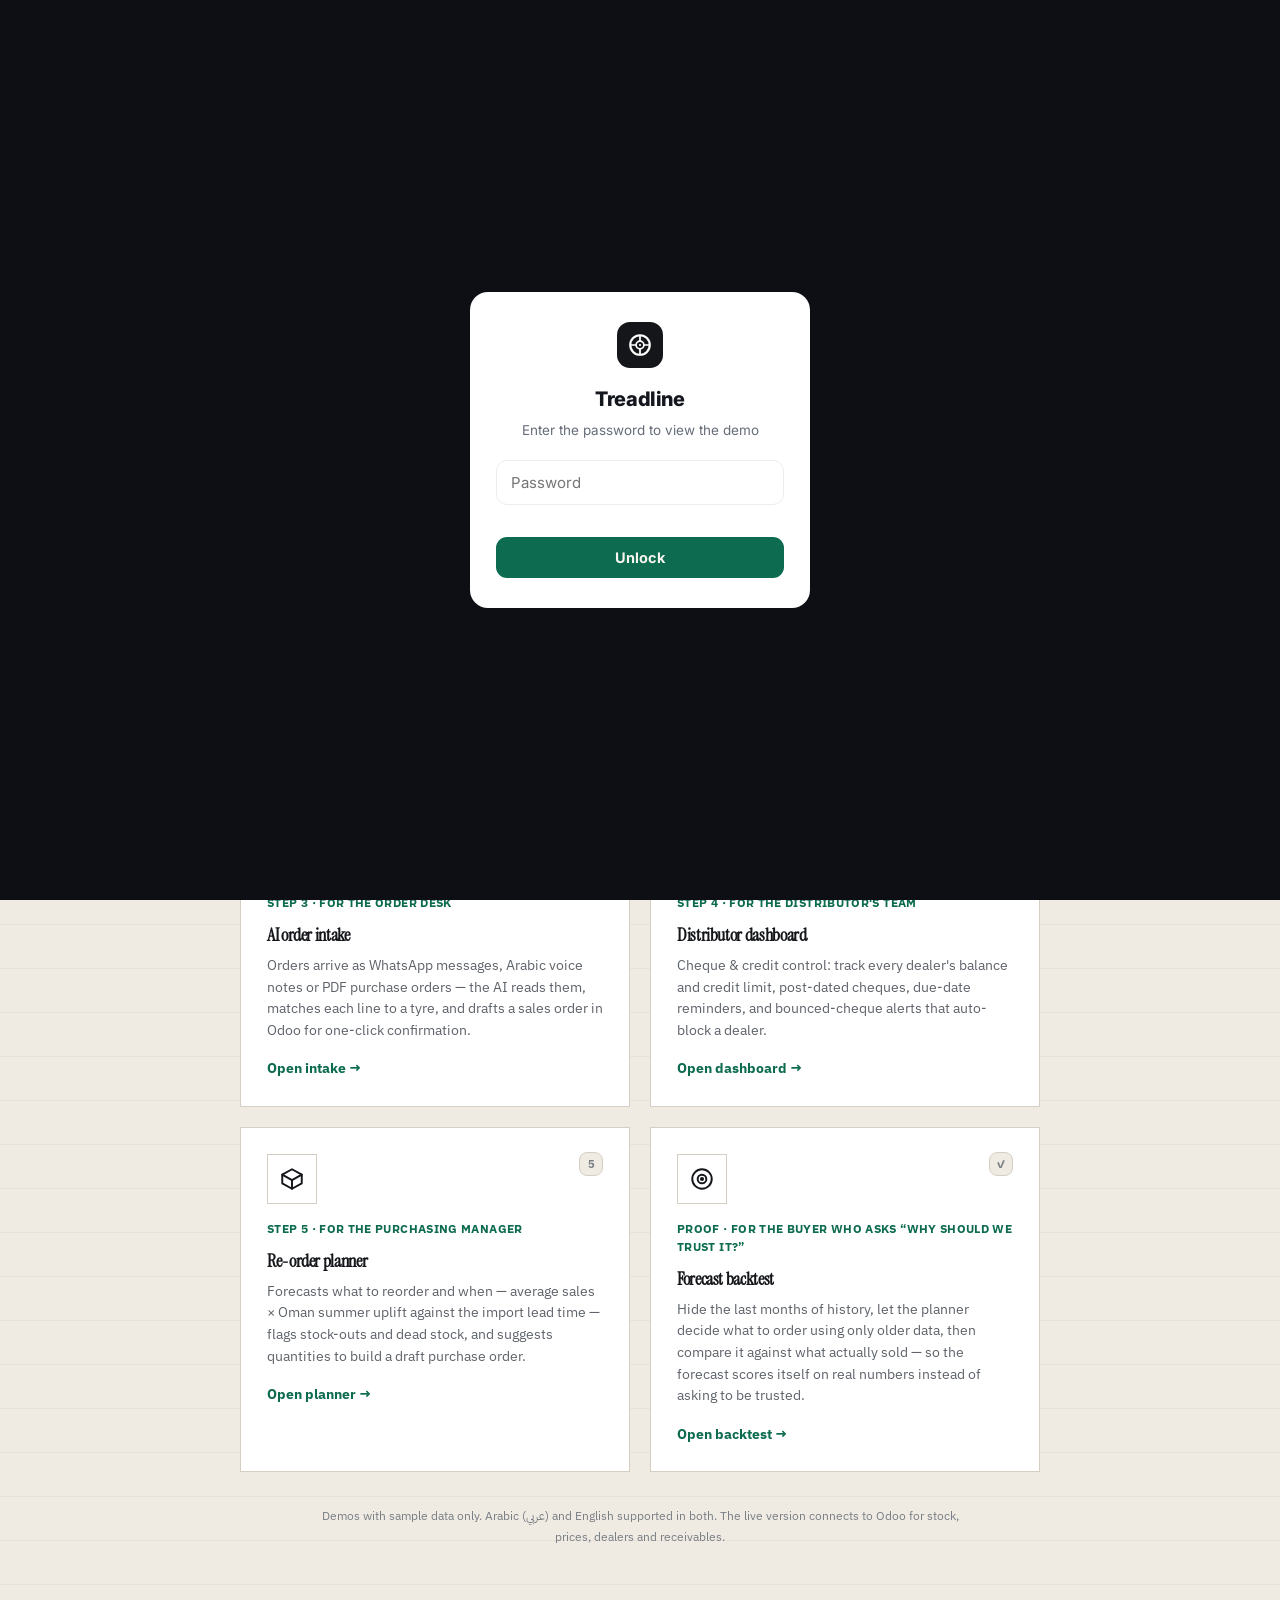
<file: index.html>
<!doctype html>
<html lang="en" dir="ltr">
<head>
<meta charset="utf-8" />
<meta name="viewport" content="width=device-width, initial-scale=1" />
<title>Treadline — Demos</title>
<meta name="description" content="Follow every tyre order from the dealer's phone to the cleared cheque — pricing, ordering, credit control and post-dated cheques, on top of Odoo. Six connected demos." />
<link rel="icon" href="favicon.svg" type="image/svg+xml" />
<link rel="apple-touch-icon" href="icon-192.png" />
<link rel="manifest" href="manifest.webmanifest" />
<meta name="theme-color" content="#14161A" />
<meta name="mobile-web-app-capable" content="yes" />
<meta name="apple-mobile-web-app-capable" content="yes" />
<meta name="apple-mobile-web-app-title" content="Treadline" />
<meta name="apple-mobile-web-app-status-bar-style" content="black-translucent" />
<meta property="og:type" content="website" />
<meta property="og:site_name" content="Treadline" />
<meta property="og:title" content="Treadline — tyre distributor platform" />
<meta property="og:description" content="Follow every tyre order from the dealer's phone to the cleared cheque — pricing, ordering, credit control and post-dated cheques, on top of Odoo. Six connected demos." />
<meta property="og:image" content="https://adityajain1987.github.io/treadline-demo/og.jpg" />
<meta property="og:image:width" content="1200" />
<meta property="og:image:height" content="630" />
<meta property="og:url" content="https://adityajain1987.github.io/treadline-demo/" />
<meta name="twitter:card" content="summary_large_image" />
<meta name="twitter:title" content="Treadline — tyre distributor platform" />
<meta name="twitter:description" content="From the dealer's phone to the cleared cheque — one system on top of Odoo. Six connected demos." />
<meta name="twitter:image" content="https://adityajain1987.github.io/treadline-demo/og.jpg" />
<link rel="preconnect" href="https://fonts.googleapis.com">
<link rel="preconnect" href="https://fonts.gstatic.com" crossorigin>
<link href="https://fonts.googleapis.com/css2?family=Inter:wght@400;500;600;700;800&display=swap" rel="stylesheet">
<style>
  :root{--ink:#0d0f14;--txt:#14171d;--muted:#666d79;--faint:#9aa0ab;--line:#ecedf1;--bg:#f7f8fa;
    --brand:#14161A;--brand-ink:#14161A;--brand-bg:#eef0fe;--line-2:#f4f5f7;--ink-2:#1f2430;--sh:0 1px 2px rgba(16,18,24,.04),0 18px 44px -22px rgba(16,18,24,.18);}
  *{box-sizing:border-box}
  body{margin:0;min-height:100vh;font-family:"Inter",-apple-system,BlinkMacSystemFont,"Segoe UI",Roboto,sans-serif;
    color:var(--txt);-webkit-font-smoothing:antialiased;letter-spacing:-.01em;
    background:radial-gradient(1100px 560px at 50% -8%, #eef0fe 0%, var(--bg) 55%);
    display:flex;flex-direction:column;align-items:center;padding:48px 20px 60px}
  .top{display:flex;align-items:center;gap:12px;width:100%;max-width:1000px;margin:0 auto 36px}
  /* ---- demo nav menu ---- */
  .menubtn{display:inline-flex;align-items:center;gap:6px;font-size:13px;font-weight:700;color:var(--txt);background:#fff;border:1px solid var(--line);border-radius:10px;padding:9px 14px;cursor:pointer;font-family:inherit;white-space:nowrap}
  .menubtn:hover{background:#f3f4f7}
  .navsheet{position:fixed;inset:0;background:rgba(11,18,32,.5);opacity:0;pointer-events:none;transition:.2s;z-index:200}
  .navsheet.show{opacity:1;pointer-events:auto}
  .navpanel{position:fixed;top:0;inset-inline-end:0;height:100%;width:332px;max-width:88vw;background:#fff;transform:translateX(110%);transition:transform .26s cubic-bezier(.4,0,.2,1);box-shadow:-18px 0 50px -16px rgba(16,18,24,.4);overflow-y:auto;z-index:201;display:flex;flex-direction:column}
  .navpanel.show{transform:none}
  .np-head{display:flex;align-items:center;gap:10px;padding:18px;border-bottom:1px solid var(--line)}
  .np-mark{width:32px;height:32px;border-radius:9px;background:var(--ink);display:grid;place-items:center}
  .np-nm{font-weight:800;font-size:17px;letter-spacing:-.02em}
  .np-x{margin-inline-start:auto;border:0;background:var(--line-2);border-radius:9px;width:32px;height:32px;cursor:pointer;font-size:15px;color:var(--ink-2);font-family:inherit}
  .np-list{padding:12px;display:flex;flex-direction:column;gap:4px}
  .np-item{display:flex;align-items:center;gap:12px;padding:11px 12px;border-radius:11px;text-decoration:none;color:var(--txt)}
  .np-item:hover{background:var(--bg)}
  .np-item.active{background:var(--brand-bg)}
  .np-ic{width:36px;height:36px;border-radius:10px;background:var(--bg);display:grid;place-items:center;flex:none;color:var(--ink-2)}
  .np-item.active .np-ic{background:#fff;color:var(--brand)}
  .np-ic svg{width:18px;height:18px}
  .np-tx{display:flex;flex-direction:column}
  .np-t{font-weight:700;font-size:14px}
  .np-item.active .np-t{color:var(--brand-ink)}
  .np-s{font-size:11.5px;color:var(--muted);margin-top:1px}
  .np-foot{margin-top:auto;padding:14px 18px;border-top:1px solid var(--line);font-size:11.5px;color:var(--faint)}
  .mark{width:44px;height:44px;border-radius:13px;background:#14161A;display:grid;place-items:center;color:#fff;box-shadow:0 10px 22px -8px rgba(14,165,164,.7)}
  .mark svg{width:24px;height:24px}
  .top .nm{font-weight:800;font-size:26px;letter-spacing:-.03em}
  .badge{font-size:11px;font-weight:700;text-transform:uppercase;letter-spacing:.05em;background:#fdf2dc;color:#c2740a;padding:5px 10px;border-radius:999px;border:1px solid #fde68a}
  .hero{max-width:640px;text-align:center;margin-bottom:40px}
  .hero h1{font-size:28px;font-weight:800;margin:0 0 12px;letter-spacing:-.03em;line-height:1.2}
  .hero p{font-size:15.5px;color:var(--muted);margin:0;line-height:1.6}
  .cards{display:grid;grid-template-columns:repeat(2,1fr);gap:20px;width:100%;max-width:800px}
  a.card{display:block;text-decoration:none;color:inherit;background:#fff;border:1px solid var(--line);border-radius:20px;padding:26px;box-shadow:var(--sh);transition:transform .15s, box-shadow .15s}
  a.card:hover{transform:translateY(-3px);box-shadow:0 1px 3px rgba(16,24,40,.06),0 30px 60px -24px rgba(16,24,40,.32)}
  .card .ic{width:50px;height:50px;border-radius:14px;display:grid;place-items:center;margin-bottom:16px}
  .card .ic svg{width:26px;height:26px}
  .ic.a{background:#eef0fe;color:var(--brand-ink)} .ic.b{background:#eef0fe;color:#14161A}
  .card h2{font-size:18px;margin:0 0 6px;font-weight:800}
  .card .who{font-size:12px;font-weight:700;color:var(--brand-ink);text-transform:uppercase;letter-spacing:.03em;margin-bottom:10px}
  .card p{font-size:13.5px;color:var(--muted);margin:0 0 16px;line-height:1.6}
  .card .go{font-weight:800;font-size:13.5px;color:var(--brand-ink);display:inline-flex;align-items:center;gap:6px}
  .foot{max-width:640px;text-align:center;color:var(--faint);font-size:12px;margin-top:34px;line-height:1.7}
  @media(max-width:920px){.cards{grid-template-columns:1fr}}
  @media(max-width:680px){.hero h1{font-size:23px}}
  .flow{display:flex;align-items:center;justify-content:center;flex-wrap:wrap;gap:9px 8px;max-width:720px;margin:0 auto 34px;padding:15px 18px;background:#fff;border:1px solid var(--line);border-radius:16px;box-shadow:var(--sh)}
  .flow .st{font-size:13px;font-weight:700;color:var(--txt);white-space:nowrap}
  .flow .ar{color:var(--brand);font-weight:800;font-size:14px}
  .flow .loop{width:100%;text-align:center;font-size:12.5px;color:var(--muted);margin-top:6px;font-weight:500;line-height:1.55}
  .card{position:relative}
  .card .step{position:absolute;top:24px;inset-inline-end:26px;width:24px;height:24px;border-radius:8px;background:var(--bg);border:1px solid var(--line);display:grid;place-items:center;font-size:11px;font-weight:800;color:var(--faint)}
</style>
<link rel="stylesheet" href="treadline-theme.css">
</head>
<body>
<script>
(function(){try{if(localStorage.getItem("tl_ok")==="1")return;}catch(e){}
var H="923f691f3e24dfee676c1313c5346ff91bba58e737f2fe0d4b9c5a41af5e43c0",d=document;
function mk(t,s,x){var n=d.createElement(t);if(s)n.setAttribute("style",s);if(x!=null)n.textContent=x;return n;}
var ov=mk("div","position:fixed;inset:0;z-index:99999;background:#0d0f14;display:flex;align-items:center;justify-content:center;font-family:Inter,-apple-system,BlinkMacSystemFont,'Segoe UI',Roboto,'Noto Sans Arabic',sans-serif;padding:20px");
var c=mk("div","background:#fff;border-radius:18px;padding:30px 26px;width:340px;max-width:92vw;box-shadow:0 30px 70px -20px rgba(0,0,0,.5);text-align:center");
var lg=mk("div","width:46px;height:46px;border-radius:13px;background:#14161A;margin:0 auto 16px;display:flex;align-items:center;justify-content:center");(function(){var N2="http://www.w3.org/2000/svg";function s(t,a){var n=d.createElementNS(N2,t);for(var k in a)n.setAttribute(k,a[k]);return n;}var g=s("svg",{viewBox:"0 0 24 24",fill:"none",width:"26",height:"26"});[["circle",{cx:12,cy:12,r:9,stroke:"#fff","stroke-width":"2"}],["circle",{cx:12,cy:12,r:3.6,stroke:"#fff","stroke-width":"1.6"}],["circle",{cx:12,cy:12,r:1,fill:"#fff"}],["path",{d:"M12 3.4V8.2M12 15.8V20.6M3.4 12H8.2M15.8 12H20.6",stroke:"#fff","stroke-width":"1.6","stroke-linecap":"round"}]].forEach(function(e){g.appendChild(s(e[0],e[1]));});lg.appendChild(g);})();
var h=mk("div","font-weight:800;font-size:20px;letter-spacing:-.02em;color:#14171d","Treadline");
var sub=mk("div","color:#666d79;font-size:13.5px;margin:6px 0 20px","Enter the password to view the demo");
var inp=mk("input","width:100%;border:1px solid #ecedf1;border-radius:11px;padding:12px 14px;font-size:15px;font-family:inherit;outline:none;box-sizing:border-box");inp.type="password";inp.placeholder="Password";inp.setAttribute("aria-label","Password");
var err=mk("div","color:#A33528;font-size:12.5px;height:16px;margin:9px 0 3px;font-weight:600","");
var btn=mk("button","width:100%;border:0;border-radius:11px;padding:12px;background:#0D6B4F;color:#F8F6F1;font-weight:700;font-size:14.5px;cursor:pointer;font-family:inherit;margin-top:4px","Unlock");btn.type="button";
function ok(){try{localStorage.setItem("tl_ok","1");}catch(e){}ov.remove();}
async function go(){try{var b=await crypto.subtle.digest("SHA-256",new TextEncoder().encode(inp.value));var x=Array.from(new Uint8Array(b)).map(function(z){return z.toString(16).padStart(2,"0");}).join("");if(x===H)ok();else{err.textContent="Wrong password";inp.value="";inp.focus();}}catch(e){err.textContent="Wrong password";}}
btn.addEventListener("click",go);inp.addEventListener("keydown",function(e){if(e.key==="Enter")go();});
c.appendChild(lg);c.appendChild(h);c.appendChild(sub);c.appendChild(inp);c.appendChild(err);c.appendChild(btn);ov.appendChild(c);
(d.body||d.documentElement).appendChild(ov);setTimeout(function(){inp.focus();},60);
})();
</script>
  <div class="top">
    <span class="mark"><svg viewBox="0 0 24 24" fill="none" stroke="#fff"><circle cx="12" cy="12" r="9" stroke-width="2"/><circle cx="12" cy="12" r="3.6" stroke-width="1.6"/><circle cx="12" cy="12" r="1" fill="#fff" stroke="none"/><path d="M12 3.4V8.2M12 15.8V20.6M3.4 12H8.2M15.8 12H20.6" stroke-width="1.6" stroke-linecap="round"/></svg></span>
    <span class="nm">Treadline</span>
    <span class="badge">Demo</span>
    <button class="menubtn" type="button" onclick="openNav()" style="margin-inline-start:auto">☰ Menu</button>
  </div>

  <div class="hero">
    <h1>Follow every tyre order from the dealer's phone to the cleared cheque</h1>
    <p>Treadline sits on top of the Odoo you already run. Set your prices, let dealers order at their own price from live stock, check credit before the goods leave, and track every post-dated cheque until it clears. Five screens, one loop &mdash; plus a backtest that scores the forecast on real history.</p>
  </div>

  <div class="flow" aria-label="The order-to-cash loop">
    <span class="st">Prices set</span><span class="ar">&#8594;</span>
    <span class="st">Dealer orders</span><span class="ar">&#8594;</span>
    <span class="st">Credit check</span><span class="ar">&#8594;</span>
    <span class="st">Into Odoo</span><span class="ar">&#8594;</span>
    <span class="st">Cheque clears</span><span class="ar">&#8635;</span>
    <span class="loop">One loop &mdash; an order isn't finished when the tyres ship, but when the cheque clears. Each screen below is one step on that path.</span>
  </div>

  <div class="cards">
    <a class="card" href="treadline-pricebook-demo.html">
      <span class="step">1</span>
      <span class="ic a"><svg viewBox="0 0 24 24" fill="none" stroke="currentColor" stroke-width="1.8" stroke-linecap="round" stroke-linejoin="round"><path d="M20.6 13.4 13.4 20.6a2 2 0 0 1-2.8 0l-7.2-7.2A2 2 0 0 1 2.8 12V4.8A2 2 0 0 1 4.8 2.8H12a2 2 0 0 1 1.4.6l7.2 7.2a2 2 0 0 1 0 2.8z"/><path d="M7.5 7.5h.01"/></svg></span>
      <div class="who">Step 1 &middot; for the sales desk &amp; branches</div>
      <h2>Price book</h2>
      <p>One master price list with per-dealer discounts. Change a price once and every branch and dealer sees the new number &mdash; each dealer logs in to their own net price, so they stop phoning around for quotes.</p>
      <span class="go">Open price book &#8594;</span>
    </a>

    <a class="card" href="treadline-order-demo.html">
      <span class="step">2</span>
      <span class="ic b"><svg viewBox="0 0 24 24" fill="none" stroke="currentColor" stroke-width="1.8" stroke-linecap="round" stroke-linejoin="round"><path d="M6 6h15l-1.6 9H7.5z"/><path d="M6 6 5.2 3H2"/><path d="M9 20a1 1 0 100-2 1 1 0 000 2zM18 20a1 1 0 100-2 1 1 0 000 2z"/></svg></span>
      <div class="who">Step 2 &middot; for the dealers / garages</div>
      <h2>Dealer ordering app</h2>
      <p>Dealers browse tyres by size, see live branch stock and their own price, and order in seconds &mdash; checkout is blocked automatically if they're over their credit limit or have a bounced cheque.</p>
      <span class="go">Open dealer app &#8594;</span>
    </a>

    <a class="card" href="treadline-intake-demo.html">
      <span class="step">3</span>
      <span class="ic a"><svg viewBox="0 0 24 24" fill="none" stroke="currentColor" stroke-width="1.8" stroke-linecap="round" stroke-linejoin="round"><path d="M12 3l1.7 4.1L18 9l-4.3 1.9L12 15l-1.7-4.1L6 9l4.3-1.9z"/><path d="M18.5 14l.8 2 2 .8-2 .8-.8 2-.8-2-2-.8 2-.8z"/></svg></span>
      <div class="who">Step 3 &middot; for the order desk</div>
      <h2>AI order intake</h2>
      <p>Orders arrive as WhatsApp messages, Arabic voice notes or PDF purchase orders &mdash; the AI reads them, matches each line to a tyre, and drafts a sales order in Odoo for one-click confirmation.</p>
      <span class="go">Open intake &#8594;</span>
    </a>

    <a class="card" href="treadline-demo.html">
      <span class="step">4</span>
      <span class="ic a"><svg viewBox="0 0 24 24" fill="none" stroke="currentColor" stroke-width="1.8" stroke-linecap="round" stroke-linejoin="round"><path d="M5 3h14v18l-3-2-3 2-3-2-3 2zM9 8h6M9 12h6"/></svg></span>
      <div class="who">Step 4 &middot; for the distributor's team</div>
      <h2>Distributor dashboard</h2>
      <p>Cheque &amp; credit control: track every dealer's balance and credit limit, post-dated cheques, due-date reminders, and bounced-cheque alerts that auto-block a dealer.</p>
      <span class="go">Open dashboard &#8594;</span>
    </a>

    <a class="card" href="treadline-reorder-demo.html">
      <span class="step">5</span>
      <span class="ic a"><svg viewBox="0 0 24 24" fill="none" stroke="currentColor" stroke-width="1.8" stroke-linecap="round" stroke-linejoin="round"><path d="M3 8 12 3l9 5v8l-9 5-9-5z"/><path d="M3 8l9 5 9-5M12 13v8"/></svg></span>
      <div class="who">Step 5 &middot; for the purchasing manager</div>
      <h2>Re-order planner</h2>
      <p>Forecasts what to reorder and when &mdash; average sales &times; Oman summer uplift against the import lead time &mdash; flags stock-outs and dead stock, and suggests quantities to build a draft purchase order.</p>
      <span class="go">Open planner &#8594;</span>
    </a>

    <a class="card" href="treadline-backtest-demo.html">
      <span class="step">&#10003;</span>
      <span class="ic b"><svg viewBox="0 0 24 24" fill="none" stroke="currentColor" stroke-width="1.8" stroke-linecap="round" stroke-linejoin="round"><path d="M12 21a9 9 0 100-18 9 9 0 000 18z"/><path d="M12 16a4 4 0 100-8 4 4 0 000 8z"/><path d="M12 13a1 1 0 100-2 1 1 0 000 2z"/></svg></span>
      <div class="who">Proof &middot; for the buyer who asks &ldquo;why should we trust it?&rdquo;</div>
      <h2>Forecast backtest</h2>
      <p>Hide the last months of history, let the planner decide what to order using only older data, then compare it against what actually sold &mdash; so the forecast scores itself on real numbers instead of asking to be trusted.</p>
      <span class="go">Open backtest &#8594;</span>
    </a>
  </div>

  <p class="foot">Demos with sample data only. Arabic (عربي) and English supported in both. The live version connects to Odoo for stock, prices, dealers and receivables.</p>
<div class="navsheet" id="navsheet" onclick="if(event.target===this)closeNav()"></div>
<aside class="navpanel" id="navpanel">
  <div class="np-head">
    <span class="np-mark"><svg viewBox="0 0 24 24" fill="none" width="18" height="18"><circle cx="12" cy="12" r="9" stroke="#fff" stroke-width="2"/><circle cx="12" cy="12" r="3.6" stroke="#fff" stroke-width="1.6"/><circle cx="12" cy="12" r="1" fill="#fff"/><path d="M12 3.4V8.2M12 15.8V20.6M3.4 12H8.2M15.8 12H20.6" stroke="#fff" stroke-width="1.6" stroke-linecap="round"/></svg></span>
    <span class="np-nm">Treadline</span>
    <button class="np-x" type="button" onclick="closeNav()">✕</button>
  </div>
  <div class="np-list">
    <a class="np-item" href="index.html"><span class="np-ic"><svg viewBox="0 0 24 24" fill="none" stroke="currentColor" stroke-width="1.8" stroke-linecap="round" stroke-linejoin="round"><path d="M3 11l9-8 9 8M5 10v10h14V10"/></svg></span><span class="np-tx"><span class="np-t">Overview</span><span class="np-s">All six views</span></span></a>
    <a class="np-item" href="treadline-pricebook-demo.html"><span class="np-ic"><svg viewBox="0 0 24 24" fill="none" stroke="currentColor" stroke-width="1.8" stroke-linecap="round" stroke-linejoin="round"><path d="M20.6 13.4 13.4 20.6a2 2 0 0 1-2.8 0l-7.2-7.2A2 2 0 0 1 2.8 12V4.8A2 2 0 0 1 4.8 2.8H12a2 2 0 0 1 1.4.6l7.2 7.2a2 2 0 0 1 0 2.8z"/><path d="M7.5 7.5h.01"/></svg></span><span class="np-tx"><span class="np-t">Price book</span><span class="np-s">Per-dealer price lists</span></span></a>
    <a class="np-item" href="treadline-order-demo.html"><span class="np-ic"><svg viewBox="0 0 24 24" fill="none" stroke="currentColor" stroke-width="1.8" stroke-linecap="round" stroke-linejoin="round"><path d="M6 6h15l-1.6 9H7.5z"/><path d="M6 6 5.2 3H2"/><path d="M9 20a1 1 0 100-2 1 1 0 000 2zM18 20a1 1 0 100-2 1 1 0 000 2z"/></svg></span><span class="np-tx"><span class="np-t">Dealer ordering app</span><span class="np-s">Browse &amp; order tyres</span></span></a>
    <a class="np-item" href="treadline-intake-demo.html"><span class="np-ic"><svg viewBox="0 0 24 24" fill="none" stroke="currentColor" stroke-width="1.8" stroke-linecap="round" stroke-linejoin="round"><path d="M12 3l1.7 4.1L18 9l-4.3 1.9L12 15l-1.7-4.1L6 9z"/></svg></span><span class="np-tx"><span class="np-t">AI order intake</span><span class="np-s">WhatsApp / PDF → Odoo</span></span></a>
    <a class="np-item" href="treadline-demo.html"><span class="np-ic"><svg viewBox="0 0 24 24" fill="none" stroke="currentColor" stroke-width="1.8" stroke-linecap="round" stroke-linejoin="round"><path d="M3 3h7v7H3zM14 3h7v7h-7zM14 14h7v7h-7zM3 14h7v7H3z"/></svg></span><span class="np-tx"><span class="np-t">Distributor dashboard</span><span class="np-s">Cheque &amp; credit control</span></span></a>
    <a class="np-item" href="treadline-reorder-demo.html"><span class="np-ic"><svg viewBox="0 0 24 24" fill="none" stroke="currentColor" stroke-width="1.8" stroke-linecap="round" stroke-linejoin="round"><path d="M3 8 12 3l9 5v8l-9 5-9-5z"/><path d="M3 8l9 5 9-5"/></svg></span><span class="np-tx"><span class="np-t">Re-order planner</span><span class="np-s">Forecast &amp; purchase orders</span></span></a>
    <a class="np-item" href="treadline-backtest-demo.html"><span class="np-ic"><svg viewBox="0 0 24 24" fill="none" stroke="currentColor" stroke-width="1.8" stroke-linecap="round" stroke-linejoin="round"><path d="M12 21a9 9 0 100-18 9 9 0 000 18z"/><path d="M12 16a4 4 0 100-8 4 4 0 000 8z"/><path d="M12 13a1 1 0 100-2 1 1 0 000 2z"/></svg></span><span class="np-tx"><span class="np-t">Forecast backtest</span><span class="np-s">Proof on real history</span></span></a>
  </div>
  <div class="np-foot">Treadline · demo with sample data</div>
</aside>
<script>
function openNav(){document.getElementById('navsheet').classList.add('show');document.getElementById('navpanel').classList.add('show');}
function closeNav(){document.getElementById('navsheet').classList.remove('show');document.getElementById('navpanel').classList.remove('show');}
(function(){var p=(location.pathname.split('/').pop()||'index.html');Array.prototype.forEach.call(document.querySelectorAll('.navpanel .np-item'),function(a){if(a.getAttribute('href')===p)a.classList.add('active');});})();
</script>
</body>
</html>
</file>
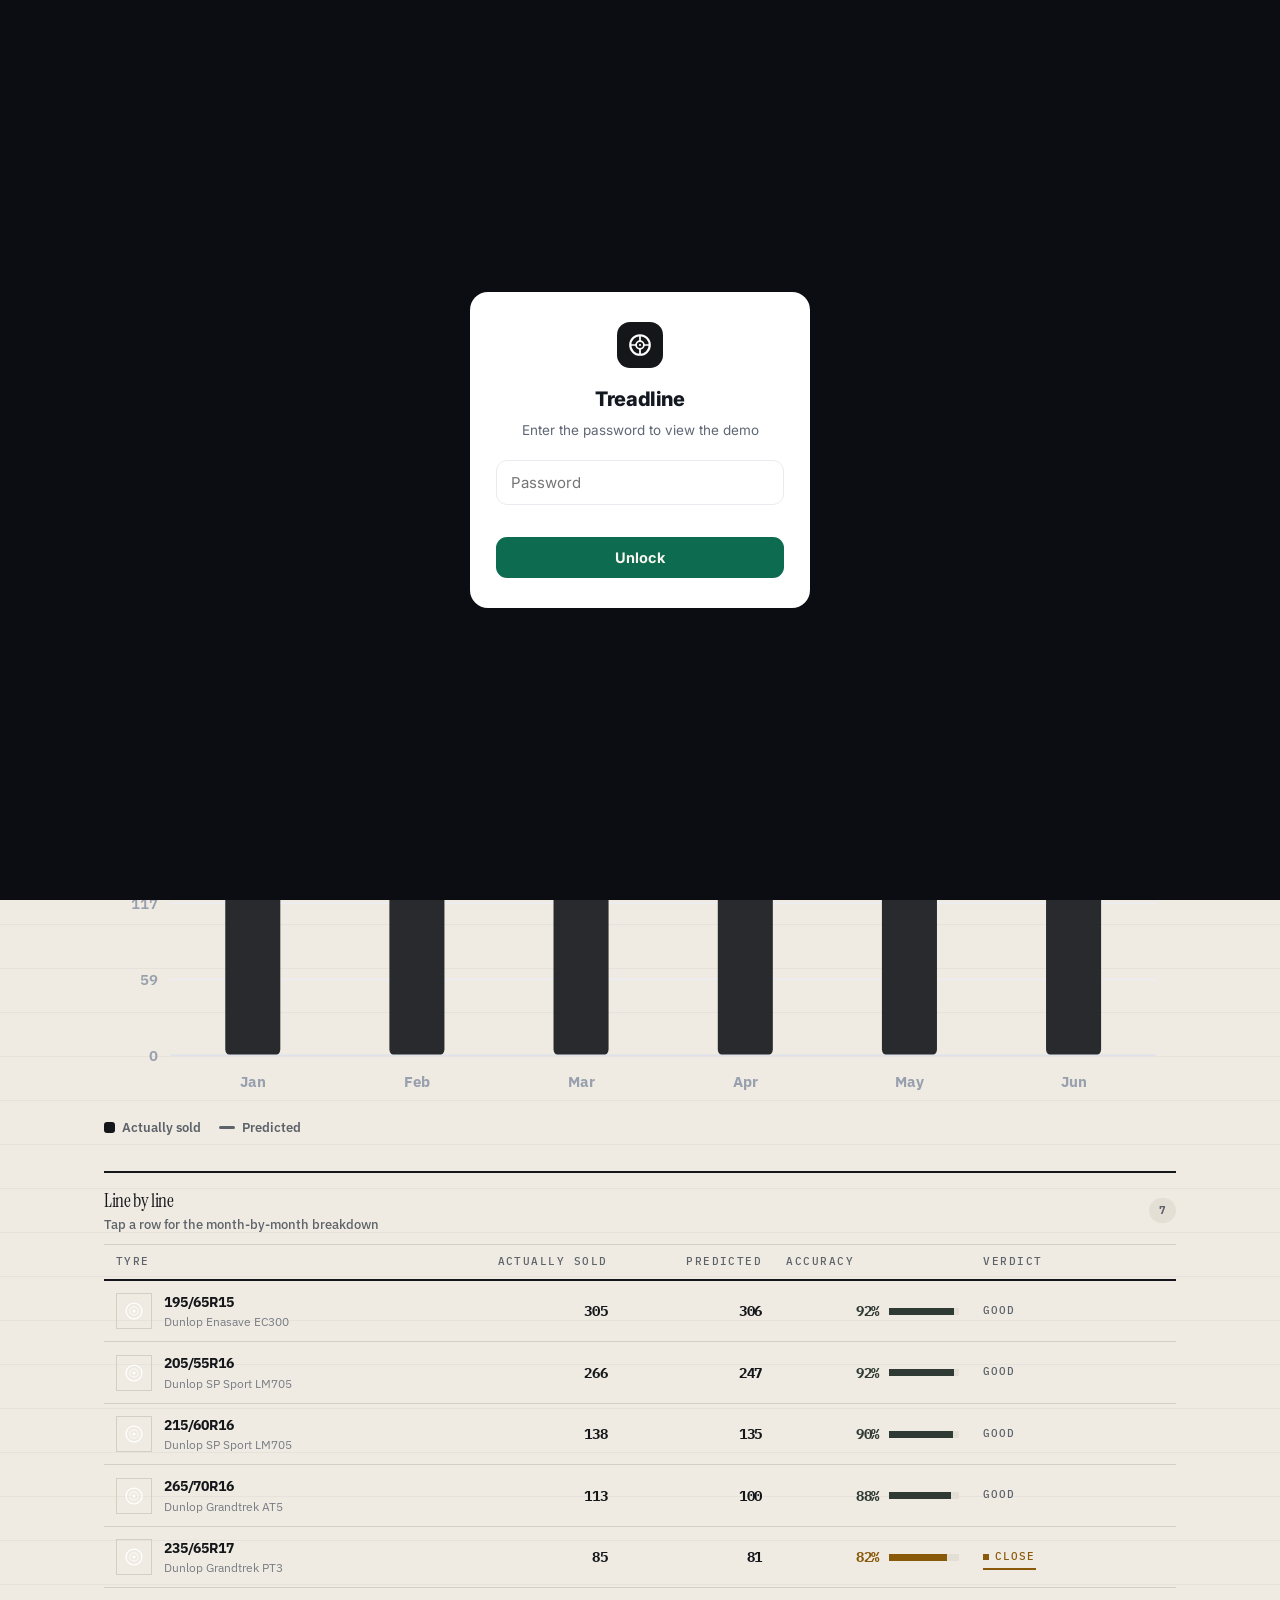
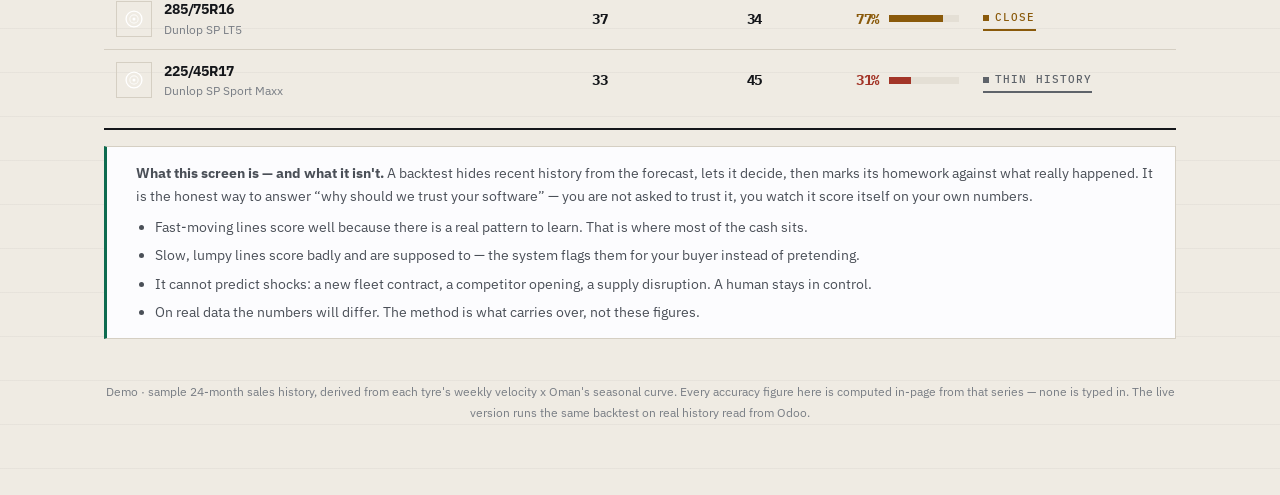
<file: treadline-backtest-demo.html>
<!doctype html>
<html lang="en" dir="ltr">
<head>
<meta charset="utf-8" />
<meta name="viewport" content="width=device-width, initial-scale=1" />
<title>Treadline — Forecast Backtest (Demo)</title>
<meta name="description" content="Prove the forecast on real history: hide the last months, let the planner decide, compare against what actually sold." />
<link rel="icon" href="favicon.svg" type="image/svg+xml" />
<link rel="apple-touch-icon" href="icon-192.png" />
<link rel="manifest" href="manifest.webmanifest" />
<meta name="theme-color" content="#14161A" />
<meta name="mobile-web-app-capable" content="yes" />
<meta name="apple-mobile-web-app-capable" content="yes" />
<meta name="apple-mobile-web-app-title" content="Treadline" />
<meta name="apple-mobile-web-app-status-bar-style" content="black-translucent" />
<meta property="og:type" content="website" />
<meta property="og:site_name" content="Treadline" />
<meta property="og:title" content="Treadline — Forecast backtest" />
<meta property="og:description" content="Hide the last months of history, let the planner decide, compare against what actually sold." />
<meta property="og:image" content="https://adityajain1987.github.io/treadline-demo/og.jpg" />
<meta property="og:image:width" content="1200" />
<meta property="og:image:height" content="630" />
<meta property="og:url" content="https://adityajain1987.github.io/treadline-demo/treadline-backtest-demo.html" />
<meta name="twitter:card" content="summary_large_image" />
<meta name="twitter:title" content="Treadline — Forecast backtest" />
<meta name="twitter:image" content="https://adityajain1987.github.io/treadline-demo/og.jpg" />
<link rel="preconnect" href="https://fonts.googleapis.com">
<link rel="preconnect" href="https://fonts.gstatic.com" crossorigin>
<link href="https://fonts.googleapis.com/css2?family=Inter:wght@400;500;600;700;800;900&display=swap" rel="stylesheet">
<style>
  :root{
    --ink:#0b0d12; --ink-2:#1a1f2b; --txt:#141821; --muted:#5f6775; --faint:#98a0ad;
    --line:#e9ebf0; --line-2:#f2f4f7; --bg:#f6f7fa; --card:#ffffff;
    --brand:#14161A; --brand-2:#5E636A; --brand-ink:#14161A; --brand-bg:#eef0fe;
    --ok:#0f9d58; --ok-bg:#e8f6ee; --ok-ink:#0b7a44;
    --warn:#8A5A0B; --warn-bg:#fdf4e3; --warn-ink:#8a5a12;
    --bad:#dc3c3a; --bad-bg:#fdecec; --bad-ink:#a92b29;
    --actual:#0f9d58; --fc:#14161A;
    --sh-sm:0 1px 2px rgba(13,16,24,.05);
    --sh:0 1px 2px rgba(13,16,24,.05),0 4px 12px -4px rgba(13,16,24,.07);
    --sh-md:0 2px 4px rgba(13,16,24,.04),0 12px 28px -10px rgba(13,16,24,.14);
    --sh-lg:0 20px 54px -18px rgba(13,16,24,.26);
    --r:16px; --r-sm:11px;
  }
  *{box-sizing:border-box}
  html,body{overflow-x:hidden}
  body{margin:0;background:var(--bg);color:var(--txt);font-family:"Inter",-apple-system,BlinkMacSystemFont,"Segoe UI",Roboto,"Noto Sans Arabic",sans-serif;-webkit-font-smoothing:antialiased;font-size:14.5px;line-height:1.5;letter-spacing:-.006em}
  .num{font-variant-numeric:tabular-nums}

  /* ---------- top bar ---------- */
  .top{display:flex;align-items:center;gap:12px;padding:13px 24px;background:var(--ink);color:#fff;position:sticky;top:0;z-index:30}
  .brand{display:flex;align-items:center;gap:11px;min-width:0}
  .brand .mark{width:34px;height:34px;border-radius:10px;background:linear-gradient(140deg,var(--brand-2),var(--brand-ink));display:grid;place-items:center;flex:none;box-shadow:0 4px 12px -4px rgba(79,70,229,.8)}
  .brand .nm{font-weight:800;font-size:16.5px;letter-spacing:-.025em;line-height:1.2}
  .brand .sub{font-size:11.5px;color:#9aa2b4;line-height:1.3;white-space:nowrap;overflow:hidden;text-overflow:ellipsis}
  .badge{font-size:10.5px;font-weight:800;text-transform:uppercase;letter-spacing:.06em;background:rgba(255,255,255,.1);color:#cbd2e0;padding:5px 10px;border-radius:999px;border:1px solid rgba(255,255,255,.14);white-space:nowrap}
  .grow{flex:1}
  .menubtn{display:inline-flex;align-items:center;gap:7px;font-size:13px;font-weight:700;color:#fff;background:rgba(255,255,255,.1);border:1px solid rgba(255,255,255,.16);border-radius:10px;padding:9px 13px;cursor:pointer;font-family:inherit;white-space:nowrap}
  .menubtn:hover{background:rgba(255,255,255,.17)}
  .toggle{display:flex;border:1px solid rgba(255,255,255,.16);border-radius:10px;overflow:hidden;background:rgba(255,255,255,.07)}
  .toggle button{border:0;background:transparent;padding:9px 12px;font-weight:700;cursor:pointer;color:#aab2c2;font-size:12.5px;font-family:inherit}
  .toggle button.on{background:#fff;color:var(--ink)}

  .content{max-width:1120px;margin:0 auto;padding:22px 24px 60px}

  /* ---------- hint ---------- */
  .hintbar{display:flex;align-items:flex-start;gap:11px;background:var(--brand-bg);border:1px solid #dcdcfb;color:#3730a3;border-radius:13px;padding:12px 15px;font-size:13.5px;line-height:1.55;margin-bottom:18px}
  .hintbar .hi{flex:none;font-size:15px}
  .hintbar .htx{flex:1}
  .hintbar .hx{flex:none;border:0;background:transparent;color:var(--brand-2);cursor:pointer;font-size:15px;line-height:1;padding:0 2px;font-family:inherit}
  .hintbar.hidden{display:none}

  /* ---------- hero verdict ---------- */
  .hero{background:linear-gradient(145deg,#15182099,var(--ink));color:#fff;border-radius:20px;padding:26px 28px;box-shadow:var(--sh-md);position:relative;overflow:hidden;margin-bottom:18px}
  .hero::after{content:"";position:absolute;inset-inline-end:-80px;top:-80px;width:280px;height:280px;border-radius:50%;background:radial-gradient(circle,rgba(99,102,241,.38),transparent 68%);pointer-events:none}
  .hero .eyebrow{font-size:11px;font-weight:800;text-transform:uppercase;letter-spacing:.09em;color:#8e96ab}
  .hero .hrow{display:flex;align-items:flex-end;gap:18px;flex-wrap:wrap;margin-top:12px}
  .hero .big{font-size:62px;font-weight:900;letter-spacing:-.045em;line-height:.92}
  .hero .bigsub{font-size:13.5px;color:#aeb6c7;max-width:430px;line-height:1.6;padding-bottom:7px}
  .hero .meter{height:9px;border-radius:999px;background:rgba(255,255,255,.14);margin-top:20px;overflow:hidden}
  .hero .meter i{display:block;height:100%;border-radius:999px;background:#14161A;transition:width .5s cubic-bezier(.4,0,.2,1)}
  .hero .mlabels{display:flex;justify-content:space-between;font-size:11px;color:#8e96ab;margin-top:8px;font-weight:600}

  /* ---------- controls ---------- */
  .ctrls{display:flex;align-items:center;gap:14px;flex-wrap:wrap;margin-bottom:18px}
  .ctrls .lbl{font-size:12px;font-weight:700;color:var(--muted);text-transform:uppercase;letter-spacing:.05em}
  .seg{display:inline-flex;background:var(--card);border:1px solid var(--line);border-radius:12px;padding:3px;box-shadow:var(--sh-sm);gap:2px}
  .seg button{border:0;background:transparent;padding:9px 15px;border-radius:9px;font-weight:700;font-size:13px;color:var(--muted);cursor:pointer;font-family:inherit;white-space:nowrap}
  .seg button.on{background:var(--ink);color:#fff}
  .seg button:not(.on):hover{background:var(--line-2);color:var(--txt)}

  /* ---------- kpis ---------- */
  .kpis{display:grid;grid-template-columns:repeat(4,1fr);gap:14px;margin-bottom:18px}
  .kpi{background:var(--card);border:1px solid var(--line);border-radius:var(--r);padding:17px 18px;box-shadow:var(--sh);position:relative;overflow:hidden}
  .kpi::before{content:"";position:absolute;inset-inline-start:0;top:0;bottom:0;width:3px;background:var(--brand)}
  .kpi.g::before{background:var(--ok)} .kpi.a::before{background:var(--warn)} .kpi.r::before{background:var(--bad)}
  .kpi .row1{display:flex;align-items:center;gap:9px}
  .kpi .ic{width:30px;height:30px;border-radius:9px;display:grid;place-items:center;flex:none;background:var(--brand-bg);color:var(--brand)}
  .kpi.g .ic{background:var(--ok-bg);color:var(--ok)} .kpi.a .ic{background:var(--warn-bg);color:var(--warn)} .kpi.r .ic{background:var(--bad-bg);color:var(--bad)}
  .kpi .ic svg{width:16px;height:16px}
  .kpi .label{color:var(--muted);font-size:12.5px;font-weight:600;line-height:1.35}
  .kpi .val{font-size:26px;font-weight:850;margin-top:12px;letter-spacing:-.035em;white-space:nowrap}
  .kpi.g .val{color:var(--ok-ink)} .kpi.a .val{color:var(--warn-ink)} .kpi.r .val{color:var(--bad-ink)}
  .kpi .sub{font-size:12px;color:var(--faint);margin-top:4px;font-weight:500;line-height:1.45}

  /* ---------- cards ---------- */
  .card{background:var(--card);border:1px solid var(--line);border-radius:var(--r);box-shadow:var(--sh);overflow:hidden;margin-bottom:18px}
  .ch{display:flex;align-items:center;gap:10px;padding:16px 19px;border-bottom:1px solid var(--line-2);flex-wrap:wrap}
  .ch h2{font-size:15px;margin:0;font-weight:800;letter-spacing:-.02em}
  .ch .cs{font-size:12.5px;color:var(--muted);font-weight:500}
  .ch .count{margin-inline-start:auto;font-size:11px;color:var(--muted);font-weight:800;background:var(--line-2);padding:4px 10px;border-radius:999px;white-space:nowrap}
  .cbody{padding:19px}

  /* ---------- chart ---------- */
  .chartwrap{width:100%}
  .chartwrap svg{display:block;width:100%;height:auto}
  .legend{display:flex;gap:18px;flex-wrap:wrap;margin-top:14px;font-size:12.5px;color:var(--muted);font-weight:600}
  .legend span{display:inline-flex;align-items:center;gap:7px}
  .legend i{width:11px;height:11px;border-radius:3px;display:inline-block}
  .legend i.ln{height:3px;width:16px;border-radius:2px}

  /* ---------- table ---------- */
  table{width:100%;border-collapse:collapse}
  th,td{text-align:start;padding:13px 19px;font-size:13.5px;border-bottom:1px solid var(--line-2);white-space:nowrap}
  th{color:var(--faint);font-weight:700;font-size:10.5px;text-transform:uppercase;letter-spacing:.05em;background:#fcfcfe}
  th.r,td.r{text-align:end}
  tbody tr{cursor:pointer;transition:background .12s}
  tbody tr:last-child td{border-bottom:0}
  tbody tr:hover{background:#fafbfd}
  td.num{font-weight:750}
  .who{display:flex;align-items:center;gap:12px}
  .av{width:36px;height:36px;border-radius:11px;display:grid;place-items:center;flex:none;background:var(--ink)}
  .av svg{width:20px;height:20px}
  .who .nm{font-weight:750;letter-spacing:-.01em} .who .br{font-size:11.5px;color:var(--faint);margin-top:1px}
  .chip{display:inline-flex;align-items:center;gap:6px;font-size:11.5px;font-weight:800;padding:5px 11px;border-radius:999px;white-space:nowrap}
  .chip::before{content:"";width:6px;height:6px;border-radius:50%;background:currentColor;flex:none}
  .c-good{background:var(--ok-bg);color:var(--ok-ink)}
  .c-close{background:var(--warn-bg);color:var(--warn-ink)}
  .c-review{background:var(--bad-bg);color:var(--bad-ink)}
  .c-thin{background:var(--line-2);color:var(--muted)}
  .bar{height:7px;border-radius:999px;background:var(--line-2);overflow:hidden;min-width:70px}
  .bar i{display:block;height:100%;border-radius:999px}

  /* ---------- note ---------- */
  .note{display:flex;gap:12px;align-items:flex-start;background:#fcfcfe;border:1px solid var(--line);border-inline-start:3px solid var(--brand);border-radius:12px;padding:15px 17px;font-size:13.5px;line-height:1.65;color:var(--ink-2)}
  .note b{font-weight:800}
  .note ul{margin:9px 0 0;padding-inline-start:19px;display:flex;flex-direction:column;gap:6px}

  /* ---------- drawer ---------- */
  .scrim{position:fixed;inset:0;background:rgba(10,13,20,.52);opacity:0;pointer-events:none;transition:.22s;z-index:40}
  .scrim.show{opacity:1;pointer-events:auto}
  .drawer{position:fixed;top:0;inset-inline-end:0;height:100%;width:460px;max-width:94vw;background:#fff;z-index:50;transform:translateX(110%);transition:transform .3s cubic-bezier(.4,0,.2,1);box-shadow:var(--sh-lg);overflow-y:auto;-webkit-overflow-scrolling:touch}
  [dir=rtl] .drawer{transform:translateX(-110%)}
  .drawer.show{transform:translateX(0)}
  .dh{padding:21px 22px 17px;border-bottom:1px solid var(--line);display:flex;align-items:flex-start;gap:13px;position:sticky;top:0;background:#fff;z-index:2}
  .dh .x{margin-inline-start:auto;border:0;background:var(--line-2);border-radius:10px;width:34px;height:34px;cursor:pointer;font-size:15px;color:var(--ink-2);font-family:inherit;flex:none}
  .dh h3{margin:0 0 5px;font-size:18px;font-weight:850;letter-spacing:-.025em}
  .dh .m{color:var(--muted);font-size:12.5px;display:flex;align-items:center;gap:8px;flex-wrap:wrap}
  .dsec{padding:18px 22px;border-bottom:1px solid var(--line-2)}
  .dsec .lbl{font-size:10.5px;color:var(--faint);font-weight:800;text-transform:uppercase;letter-spacing:.06em;margin-bottom:13px}
  .brow{display:flex;justify-content:space-between;align-items:center;gap:14px;padding:8px 0;font-size:13.5px;border-bottom:1px dashed var(--line)}
  .brow:last-child{border-bottom:0} .brow .k{color:var(--muted)} .brow b{font-weight:750}
  .mtbl{width:100%;border-collapse:collapse}
  .mtbl th,.mtbl td{padding:8px 6px;font-size:12.5px;border-bottom:1px solid var(--line-2);white-space:nowrap}
  .mtbl th{font-size:10px;background:transparent}
  .mtbl td:first-child{font-weight:700}
  .err-ok{color:var(--ok-ink);font-weight:750} .err-mid{color:var(--warn-ink);font-weight:750} .err-bad{color:var(--bad-ink);font-weight:750}
  .howlist{margin:0;padding-inline-start:19px;display:flex;flex-direction:column;gap:9px}
  .howlist li{font-size:13.5px;line-height:1.6;color:var(--ink-2)}
  .foot{color:var(--faint);font-size:12px;text-align:center;margin-top:26px;line-height:1.75}

  /* ---------- nav drawer ---------- */
  .navsheet{position:fixed;inset:0;background:rgba(10,13,20,.52);opacity:0;pointer-events:none;transition:.2s;z-index:200}
  .navsheet.show{opacity:1;pointer-events:auto}
  .navpanel{position:fixed;top:0;inset-inline-end:0;height:100%;width:336px;max-width:89vw;background:#fff;transform:translateX(110%);transition:transform .27s cubic-bezier(.4,0,.2,1);box-shadow:-18px 0 50px -16px rgba(13,16,24,.42);overflow-y:auto;z-index:201;display:flex;flex-direction:column}
  [dir=rtl] .navpanel{transform:translateX(-110%)}
  .navpanel.show{transform:none}
  .np-head{display:flex;align-items:center;gap:10px;padding:18px;border-bottom:1px solid var(--line)}
  .np-mark{width:33px;height:33px;border-radius:10px;background:linear-gradient(140deg,var(--brand-2),var(--brand-ink));display:grid;place-items:center;flex:none}
  .np-nm{font-weight:800;font-size:17px;letter-spacing:-.025em}
  .np-x{margin-inline-start:auto;border:0;background:var(--line-2);border-radius:9px;width:32px;height:32px;cursor:pointer;font-size:15px;color:var(--ink-2);font-family:inherit}
  .np-list{padding:12px;display:flex;flex-direction:column;gap:3px}
  .np-item{display:flex;align-items:center;gap:12px;padding:11px 12px;border-radius:11px;text-decoration:none;color:var(--txt)}
  .np-item:hover{background:var(--bg)}
  .np-item.active{background:var(--brand-bg)}
  .np-ic{width:36px;height:36px;border-radius:10px;background:var(--bg);display:grid;place-items:center;flex:none;color:var(--ink-2)}
  .np-item.active .np-ic{background:#fff;color:var(--brand)}
  .np-ic svg{width:18px;height:18px}
  .np-tx{display:flex;flex-direction:column;min-width:0}
  .np-t{font-weight:750;font-size:14px}
  .np-item.active .np-t{color:var(--brand-ink)}
  .np-s{font-size:11.5px;color:var(--muted);margin-top:1px}
  .np-foot{margin-top:auto;padding:14px 18px;border-top:1px solid var(--line);font-size:11.5px;color:var(--faint)}

  /* ---------- responsive ---------- */
  @media(max-width:900px){.kpis{grid-template-columns:repeat(2,1fr)}.hero .big{font-size:52px}}
  @media(max-width:640px){
    .top{padding:11px 14px;gap:9px}
    .top .badge{display:none}
    .content{padding:16px 14px 52px}
    .hero{padding:21px 18px;border-radius:17px}
    .hero .big{font-size:46px}
    .hero .bigsub{font-size:13px;padding-bottom:0}
    .hero .hrow{gap:10px}
    .kpis{gap:11px}
    .kpi{padding:14px 15px}
    .kpi .val{font-size:22px;margin-top:9px}
    .ch{padding:14px 15px}
    .cbody{padding:15px}
    .seg{width:100%}
    .seg button{flex:1;padding:10px 8px;text-align:center}
    table thead{display:none}
    table tbody tr{display:block;border:1px solid var(--line);border-radius:13px;margin:11px 14px;padding:3px 0;box-shadow:var(--sh-sm)}
    table tbody tr td{display:flex;align-items:center;justify-content:space-between;gap:14px;border:0;padding:9px 14px;white-space:normal;text-align:start}
    table tbody tr td::before{content:attr(data-label);color:var(--faint);font-weight:800;font-size:10px;text-transform:uppercase;letter-spacing:.05em;flex:none}
    table tbody tr td:first-child{padding:13px 14px 7px}
    table tbody tr td:first-child::before{display:none}
    .drawer{width:100%;max-width:100%}
    .dsec{padding:16px 16px}
    .dh{padding:17px 16px 15px}
  }
  @media(max-width:420px){.brand .sub{display:none}.hero .big{font-size:40px}}
</style>
<link rel="stylesheet" href="treadline-theme.css">
</head>
<body>
<script>
(function(){try{if(localStorage.getItem("tl_ok")==="1")return;}catch(e){}
var H="923f691f3e24dfee676c1313c5346ff91bba58e737f2fe0d4b9c5a41af5e43c0",d=document;
function mk(t,s,x){var n=d.createElement(t);if(s)n.setAttribute("style",s);if(x!=null)n.textContent=x;return n;}
var ov=mk("div","position:fixed;inset:0;z-index:99999;background:#0b0d12;display:flex;align-items:center;justify-content:center;font-family:Inter,-apple-system,BlinkMacSystemFont,'Segoe UI',Roboto,'Noto Sans Arabic',sans-serif;padding:20px");
var c=mk("div","background:#fff;border-radius:18px;padding:30px 26px;width:340px;max-width:92vw;box-shadow:0 30px 70px -20px rgba(0,0,0,.5);text-align:center");
var lg=mk("div","width:46px;height:46px;border-radius:13px;background:#14161A;margin:0 auto 16px;display:flex;align-items:center;justify-content:center");(function(){var N2="http://www.w3.org/2000/svg";function s(t,a){var n=d.createElementNS(N2,t);for(var k in a)n.setAttribute(k,a[k]);return n;}var g=s("svg",{viewBox:"0 0 24 24",fill:"none",width:"26",height:"26"});[["circle",{cx:12,cy:12,r:9,stroke:"#fff","stroke-width":"2"}],["circle",{cx:12,cy:12,r:3.6,stroke:"#fff","stroke-width":"1.6"}],["circle",{cx:12,cy:12,r:1,fill:"#fff"}],["path",{d:"M12 3.4V8.2M12 15.8V20.6M3.4 12H8.2M15.8 12H20.6",stroke:"#fff","stroke-width":"1.6","stroke-linecap":"round"}]].forEach(function(e){g.appendChild(s(e[0],e[1]));});lg.appendChild(g);})();
var h=mk("div","font-weight:800;font-size:20px;letter-spacing:-.02em;color:#141821","Treadline");
var sub=mk("div","color:#5f6775;font-size:13.5px;margin:6px 0 20px","Enter the password to view the demo");
var inp=mk("input","width:100%;border:1px solid #e9ebf0;border-radius:11px;padding:12px 14px;font-size:15px;font-family:inherit;outline:none;box-sizing:border-box");inp.type="password";inp.placeholder="Password";inp.setAttribute("aria-label","Password");
var err=mk("div","color:#dc3c3a;font-size:12.5px;height:16px;margin:9px 0 3px;font-weight:600","");
var btn=mk("button","width:100%;border:0;border-radius:11px;padding:12px;background:#0D6B4F;color:#F8F6F1;font-weight:700;font-size:14.5px;cursor:pointer;font-family:inherit;margin-top:4px","Unlock");btn.type="button";
function ok(){try{localStorage.setItem("tl_ok","1");}catch(e){}ov.remove();}
async function go(){try{var b=await crypto.subtle.digest("SHA-256",new TextEncoder().encode(inp.value));var x=Array.from(new Uint8Array(b)).map(function(z){return z.toString(16).padStart(2,"0");}).join("");if(x===H)ok();else{err.textContent="Wrong password";inp.value="";inp.focus();}}catch(e){err.textContent="Wrong password";}}
btn.addEventListener("click",go);inp.addEventListener("keydown",function(e){if(e.key==="Enter")go();});
c.appendChild(lg);c.appendChild(h);c.appendChild(sub);c.appendChild(inp);c.appendChild(err);c.appendChild(btn);ov.appendChild(c);
(d.body||d.documentElement).appendChild(ov);setTimeout(function(){inp.focus();},60);
})();
</script>

<div class="top">
  <a class="brand" href="index.html" title="Treadline — all demos"><span class="mark" id="bmark"></span><div><div class="nm">Treadline</a><div class="sub" id="subT"></div></div></div>
  <span class="badge" id="demoTag"></span>
  <div class="grow"></div>
  <div class="toggle"><button id="enBtn" class="on" onclick="setLang('en')">EN</button><button id="arBtn" onclick="setLang('ar')">ع</button></div>
      <button class="menubtn" id="homeLink" type="button" onclick="openNav()"></button>
</div>

<div class="content">
  <div class="dateline" id="tlDateline"></div>
  <div class="hintbar" id="hintbar"><span class="hi">💡</span><span class="htx" id="hintText"></span><button class="hx" type="button" aria-label="Dismiss" onclick="this.closest('.hintbar').classList.add('hidden');try{localStorage.setItem('tl_hint_'+(location.pathname.split('/').pop()||'x'),'1')}catch(e){}">✕</button></div>

  <section class="hero">
    <div class="eyebrow" id="heroEyebrow"></div>
    <div class="hrow">
      <div class="big num" id="heroBig">—</div>
      <div class="bigsub" id="heroSub"></div>
    </div>
    <div class="meter"><i id="heroMeter" style="width:0%"></i></div>
    <div class="mlabels"><span id="mlA"></span><span id="mlB"></span></div>
  </section>

  <div class="ctrls">
    <span class="lbl" id="holdLbl"></span>
    <div class="seg" id="holdSeg"></div>
  </div>

  <div class="kpis" id="kpis"></div>

  <div class="card">
    <div class="ch"><div><h2 data-i18n="chartTitle"></h2><div class="cs" id="chartSub"></div></div><span class="count" id="chartCount"></span></div>
    <div class="cbody">
      <div class="chartwrap" id="chart"></div>
      <div class="legend">
        <span><i style="background:var(--actual)"></i><span data-i18n="legActual"></span></span>
        <span><i class="ln" style="background:var(--fc)"></i><span data-i18n="legFc"></span></span>
      </div>
    </div>
  </div>

  <div class="card">
    <div class="ch"><div><h2 data-i18n="perProd"></h2><div class="cs" id="prodSub"></div></div><span class="count" id="prodCount"></span></div>
    <div style="overflow-x:auto">
      <table id="tbl"><thead><tr>
        <th data-i18n="product"></th>
        <th class="r" data-i18n="sold"></th>
        <th class="r" data-i18n="predicted"></th>
        <th data-i18n="accuracy"></th>
        <th data-i18n="verdict"></th>
      </tr></thead><tbody></tbody></table>
    </div>
  </div>

  <div class="card"><div class="cbody"><div class="note" id="noteBox"></div></div></div>

  <p class="foot" id="foot"></p>
</div>

<div class="scrim" id="scrim" onclick="closeDrawer()"></div>
<aside class="drawer" id="drawer"></aside>

<script>
const NS="http://www.w3.org/2000/svg";
function el(t,a,k){const n=document.createElement(t);if(a)for(const x in a){const v=a[x];if(v==null)continue;
  if(x==="class")n.className=v;else if(x==="text")n.textContent=v;else if(x==="style")n.setAttribute("style",v);
  else if(x.slice(0,2)==="on"&&typeof v==="function")n.addEventListener(x.slice(2),v);else n.setAttribute(x,v);}
  if(k!=null)(Array.isArray(k)?k:[k]).forEach(c=>{if(c==null||c===false)return;n.appendChild(typeof c==="object"?c:document.createTextNode(String(c)));});return n;}
function sv(t,a,k){const n=document.createElementNS(NS,t);if(a)for(const x in a){if(a[x]!=null)n.setAttribute(x,a[x]);}if(k!=null)(Array.isArray(k)?k:[k]).forEach(c=>{if(c)n.appendChild(c);});return n;}
function clear(n){while(n.firstChild)n.removeChild(n.firstChild);}
function icon(name){const P={
  target:["M12 21a9 9 0 100-18 9 9 0 000 18z","M12 16a4 4 0 100-8 4 4 0 000 8z","M12 13a1 1 0 100-2 1 1 0 000 2z"],
  alert:["M12 9v4M12 17h.01","M10.3 4.3 2.6 18a2 2 0 001.7 3h15.4a2 2 0 001.7-3L13.7 4.3a2 2 0 00-3.4 0z"],
  coins:["M8 8a6 3 0 1012 0 6 3 0 10-12 0z","M20 8v5c0 1.7-2.7 3-6 3M8 8v9c0 1.7 2.7 3 6 3","M2 6a6 3 0 1012 0 6 3 0 10-12 0zM2 6v10c0 1.7 2.7 3 6 3"],
  eye:["M2 12s3.6-7 10-7 10 7 10 7-3.6 7-10 7-10-7-10-7z","M12 15a3 3 0 100-6 3 3 0 000 6z"],
  trend:["M3 17l6-6 4 4 7-7","M14 8h6v6"],
  info:["M12 21a9 9 0 100-18 9 9 0 000 18z","M12 11v5M12 8h.01"]
};const g=sv("svg",{viewBox:"0 0 24 24",fill:"none",stroke:"currentColor","stroke-width":"1.9","stroke-linecap":"round","stroke-linejoin":"round"});(P[name]||[]).forEach(d=>g.appendChild(sv("path",{d})));return g;}
function tyre(c){c=c||"#fff";return sv("svg",{viewBox:"0 0 24 24",fill:"none"},[sv("circle",{cx:12,cy:12,r:9.5,stroke:c,"stroke-width":"1.6"}),sv("circle",{cx:12,cy:12,r:5,stroke:c,"stroke-width":"1.4",opacity:".7"}),sv("circle",{cx:12,cy:12,r:1.8,fill:c})]);}

/* ===================== model =====================
   Same products, same parameters as the re-order planner, so the two
   demos never disagree. Monthly history is DERIVED deterministically
   (avg weekly sales x Oman seasonal curve x mild trend x a seeded
   wobble) and labelled as sample data. Every accuracy figure on this
   page is COMPUTED from that series by the code below — nothing is a
   typed-in claim.
================================================== */
const TODAY=new Date(2026,5,29);
const LEAD=5, SAFETY=2;                 // weeks (same as planner)
const LEADM=LEAD/4.33, SAFETYM=SAFETY/4.33;
const MSEAS=[.85,.85,.9,.95,1.05,1.2,1.3,1.3,1.2,1.0,.9,.85]; // Jan..Dec, Oman summer peak
const HIST_M=24;                        // months of sample history held

const products=[
  {id:"p1", brand:"Dunlop", pat:"SP Sport LM705", size:"205/55R16", price:24.500, stock:28, hist:[7,8,9,10,9,11,10,12]},
  {id:"p2", brand:"Dunlop", pat:"SP Sport LM705", size:"215/60R16", price:27.000, stock:60, hist:[5,4,6,5,5,4,6,5]},
  {id:"p3", brand:"Dunlop", pat:"Grandtrek AT5", size:"265/70R16", price:39.500, stock:12, hist:[3,4,5,4,4,3,5,4]},
  {id:"p4", brand:"Dunlop", pat:"Grandtrek PT3", size:"235/65R17", price:42.000, stock:40, hist:[3,2,3,4,3,3,2,4]},
  {id:"p5", brand:"Dunlop", pat:"Enasave EC300", size:"195/65R15", price:21.000, stock:80, hist:[10,12,11,13,12,11,10,13]},
  {id:"p6", brand:"Dunlop", pat:"SP Sport Maxx", size:"225/45R17", price:33.500, stock:8,  hist:[2,1,2,3,2,2,1,3]},
  {id:"p7", brand:"Dunlop", pat:"SP LT5", size:"285/75R16", price:55.000, stock:55, hist:[2,1,2,1,2,1,2,1]}
];
const avg=(p)=>p.hist.reduce((a,b)=>a+b,0)/p.hist.length;
const FASTWK=4;                         // >= 4 units/week = fast mover

function seeded(s){return function(){s=(s+0x6D2B79F5)|0;var t=Math.imul(s^(s>>>15),1|s);t=(t+Math.imul(t^(t>>>7),61|t))^t;return ((t^(t>>>14))>>>0)/4294967296;};}

/* sample monthly actuals: deterministic, reproducible, labelled */
const _ac={};
function actuals(p){
  if(_ac[p.id])return _ac[p.id];
  const base=avg(p)*4.33, rnd=seeded(p.id.charCodeAt(1)*7919+13), out=[];
  // Relative month-to-month variability falls as volume rises (count data:
  // spread scales with the square root of the mean). A line selling 50/month
  // wobbles ~13%; one selling 6/month wobbles ~35%. This is why the long tail
  // is genuinely hard to forecast and the fast movers are not.
  const noise=Math.min(.6,1.15/Math.sqrt(Math.max(1,base)));
  const lumpy=base<12;   // rare sizes sell in bursts with dead months between
  for(let i=0;i<HIST_M;i++){
    const d=new Date(TODAY.getFullYear(), TODAY.getMonth()-(HIST_M-1-i), 1);
    const trend=0.92+(i/(HIST_M-1))*0.20;
    let v=base*MSEAS[d.getMonth()]*trend*(1+(rnd()*2-1)*noise);
    // intermittent demand: a slow line has months where almost nothing moves,
    // then a burst. No averaging method can predict which month is which —
    // this is exactly why the long tail gets flagged for a human.
    if(lumpy && rnd()<.3) v*= .08+rnd()*.3;
    out.push({d:d, m:d.getMonth(), val:Math.max(0,Math.round(v))});
  }
  return (_ac[p.id]=out);
}

/* forecast for a target month, using ONLY months before uptoIdx.
   de-seasonalise the trailing window, average it, re-apply the target
   month's seasonal index. This is the hold-out rule that makes it a
   backtest rather than a curve fit. */
const FCWIN=12;   // months of trailing history the forecast averages over
function forecastFor(series, uptoIdx, targetMonth){
  const start=Math.max(0,uptoIdx-FCWIN);
  let s=0,n=0;
  for(let j=start;j<uptoIdx;j++){s+=series[j].val/MSEAS[series[j].m];n++;}
  if(!n)return series[0]?series[0].val:0;
  return (s/n)*MSEAS[targetMonth];
}

function score(p,hold){
  const all=actuals(p), st=HIST_M-hold, rows=[];
  let absErr=0, tot=0, fcTot=0;
  for(let i=st;i<HIST_M;i++){
    const f=forecastFor(all,i,all[i].m), a=all[i].val;
    rows.push({d:all[i].d, f:f, a:a, e:Math.abs(f-a)/(a||1)});
    absErr+=Math.abs(f-a); tot+=a; fcTot+=f;
  }
  const wape=tot?absErr/tot:0;
  return {rows:rows, acc:Math.max(0,(1-wape)*100), sold:tot, pred:fcTot, fast:avg(p)>=FASTWK};
}

/* monthly stock simulation over the hold-out window.
   smart = order up to forecast cover (lead + safety)
   naive = reorder whatever just sold (the eyeball method) */
function simulate(p,hold,smart){
  const all=actuals(p), st=HIST_M-hold, LM=Math.max(1,Math.round(LEADM));
  let onHand=p.stock, pipe={}, outs=0, lost=0, sum=0, n=0;
  for(let i=st;i<HIST_M;i++){
    onHand+=(pipe[i]||0);
    const a=all[i].val;
    if(a>onHand){outs++;lost+=a-onHand;onHand=0;}else{onHand-=a;}
    sum+=onHand;n++;
    let q;
    if(smart){
      const tm=(all[i].m+LM)%12;
      const f=forecastFor(all,i+1,tm);
      q=Math.max(0,Math.round(f*(1+LEADM+SAFETYM)-onHand-(pipe[i+LM]||0)));
    }else{q=a;}
    pipe[i+LM]=(pipe[i+LM]||0)+q;
  }
  return {outs:outs, lost:lost, avgStock:n?sum/n:0};
}

let lang="en", hold=6, selId=null;
const t=(k)=>TXT[lang][k]||k;
const fmt=(n)=>"OMR "+n.toLocaleString(lang==="ar"?"ar-OM":"en-US",{minimumFractionDigits:3,maximumFractionDigits:3});
const fmt0=(n)=>Math.round(n).toLocaleString(lang==="ar"?"ar-OM":"en-US");
const fmt1=(n)=>n.toLocaleString(lang==="ar"?"ar-OM":"en-US",{minimumFractionDigits:1,maximumFractionDigits:1});
const pname=(p)=>p.brand+" "+p.pat;
const mlabel=(d)=>d.toLocaleDateString(lang==="ar"?"ar-OM":"en-GB",{month:"short"});
const mylabel=(d)=>d.toLocaleDateString(lang==="ar"?"ar-OM":"en-GB",{month:"short",year:"2-digit"});

const TXT={
 en:{
  sub:"Forecast Backtest", demo:"Demo · sample data", home:"☰ Menu",
  hint:"Try it — switch the hold-out window below, then tap any tyre to see month-by-month predicted vs actually sold and how the score was calculated.",
  heroEyebrow:"Accuracy on fast-moving lines", 
  heroSub:"We hid the last {h} months, let the planner decide what to order using only older data, then compared it against what actually sold. This is the score it earned — not a promise.",
  mlA:"0% — no better than guessing", mlB:"100% — perfect",
  holdLbl:"Hold-out window", m3:"3 months", m6:"6 months", m12:"12 months",
  kAcc:"Fast movers", kAccSub:"{n} lines at {w}+ units/week — where the money is",
  kTail:"Long tail", kTailSub:"{n} slow lines — flagged for a human, not trusted",
  kOut:"Stock-outs avoided", kOutSub:"{a} with the planner vs {b} the eyeball way",
  kSaved:"Lost sales avoided", kSavedSub:"demand the eyeball method would have missed, at list price",
  chartTitle:"Predicted vs actually sold", chartSub:"All lines combined, month by month across the hold-out window",
  legActual:"Actually sold", legFc:"Predicted",
  perProd:"Line by line", prodSub:"Tap a row for the month-by-month breakdown",
  product:"Tyre", sold:"Actually sold", predicted:"Predicted", accuracy:"Accuracy", verdict:"Verdict",
  vGood:"Good", vClose:"Close", vReview:"Review manually", vThin:"Thin history",
  noteTitle:"What this screen is — and what it isn't.",
  noteBody:"A backtest hides recent history from the forecast, lets it decide, then marks its homework against what really happened. It is the honest way to answer “why should we trust your software” — you are not asked to trust it, you watch it score itself on your own numbers.",
  noteL1:"Fast-moving lines score well because there is a real pattern to learn. That is where most of the cash sits.",
  noteL2:"Slow, lumpy lines score badly and are supposed to — the system flags them for your buyer instead of pretending.",
  noteL3:"It cannot predict shocks: a new fleet contract, a competitor opening, a supply disruption. A human stays in control.",
  noteL4:"On real data the numbers will differ. The method is what carries over, not these figures.",
  foot:"Demo · sample 24-month sales history, derived from each tyre's weekly velocity x Oman's seasonal curve. Every accuracy figure here is computed in-page from that series — none is typed in. The live version runs the same backtest on real history read from Odoo.",
  dMonth:"Month", dPred:"Predicted", dActual:"Sold", dErr:"Off by",
  dBreak:"Month by month", dScore:"How this score was calculated", dStats:"This line",
  sVel:"Sales rate", sClass:"Classification", sFast:"Fast mover", sSlow:"Slow / long tail",
  sSold:"Total actually sold", sPred:"Total predicted", sAcc:"Accuracy (100 − WAPE)", sOut:"Stock-outs in window", sOutN:"with planner / eyeball",
  st1:"For each hidden month we used only the months BEFORE it — never the answer.",
  st2:"Each past month was de-seasonalised, averaged over a 12-month window, then the target month's Oman seasonal index was re-applied.",
  st3:"Error for the month = how far the prediction landed from what actually sold.",
  st4:"Accuracy = 100 − (total error ÷ total sold), so a big miss on a big month counts more than a small miss on a quiet one.",
  st5:"This line sells {v} units/week, so it is treated as a {cls}.",
  units:"units", unitsWk:"units/wk"
 },
 ar:{
  sub:"اختبار رجعي للتوقّع", demo:"عرض تجريبي · بيانات", home:"☰ القائمة",
  hint:"جرّبها — غيّر فترة الحجب أدناه، ثم اضغط أي إطار لرؤية المتوقّع مقابل المبيع شهرًا بشهر وكيف تم حساب النتيجة.",
  heroEyebrow:"الدقّة على الأصناف سريعة الحركة",
  heroSub:"حجبنا آخر {h} أشهر، وتركنا المخطط يقرّر ما يطلبه بالاعتماد على البيانات الأقدم فقط، ثم قارنّا ذلك بما بيع فعلاً. هذه النتيجة التي حقّقها — وليست وعدًا.",
  mlA:"٠٪ — لا أفضل من التخمين", mlB:"١٠٠٪ — مثالي",
  holdLbl:"فترة الحجب", m3:"٣ أشهر", m6:"٦ أشهر", m12:"١٢ شهرًا",
  kAcc:"سريعة الحركة", kAccSub:"{n} أصناف بمعدل {w}+ وحدة/أسبوع — حيث يتركّز المال",
  kTail:"الذيل الطويل", kTailSub:"{n} أصناف بطيئة — تُحال للمراجعة البشرية",
  kOut:"نفاد تم تجنّبه", kOutSub:"{a} مع المخطط مقابل {b} بالطريقة التقديرية",
  kSaved:"مبيعات مفقودة تم تفاديها", kSavedSub:"طلب كانت الطريقة التقديرية ستفوّته، بسعر القائمة",
  chartTitle:"المتوقّع مقابل المبيع فعلاً", chartSub:"جميع الأصناف مجتمعة، شهرًا بشهر خلال فترة الحجب",
  legActual:"المبيع فعلاً", legFc:"المتوقّع",
  perProd:"صنفًا بصنف", prodSub:"اضغط أي سطر للتفصيل الشهري",
  product:"الإطار", sold:"المبيع فعلاً", predicted:"المتوقّع", accuracy:"الدقّة", verdict:"الحكم",
  vGood:"جيد", vClose:"قريب", vReview:"يحتاج مراجعة", vThin:"سجل ضعيف",
  noteTitle:"ما هذه الشاشة — وما ليست.",
  noteBody:"الاختبار الرجعي يحجب السجل الحديث عن التوقّع، ويتركه يقرّر، ثم يصحّح له مقابل ما حدث فعلاً. هذه هي الطريقة الصادقة للإجابة على “لماذا نثق ببرنامجك” — لا نطلب منك الثقة، بل تراه يصحّح نفسه على أرقامك.",
  noteL1:"الأصناف سريعة الحركة تحقّق نتائج جيدة لوجود نمط حقيقي يمكن تعلّمه، وهي حيث يتركّز المال.",
  noteL2:"الأصناف البطيئة المتقطّعة تحقّق نتائج ضعيفة — والنظام يحيلها لمسؤول الشراء بدلاً من التظاهر.",
  noteL3:"لا يمكنه توقّع المفاجآت: عقد أسطول جديد، منافس يفتح، انقطاع توريد. القرار يبقى بشريًا.",
  noteL4:"على بيانات حقيقية ستختلف الأرقام. المنهج هو ما ينتقل، لا هذه الأرقام.",
  foot:"عرض تجريبي · سجل مبيعات ٢٤ شهرًا مشتق من سرعة بيع كل إطار × منحنى عُمان الموسمي. كل رقم دقّة هنا محسوب داخل الصفحة من تلك السلسلة — لا شيء مكتوب يدويًا. النسخة الحيّة تُجري الاختبار نفسه على سجل حقيقي من Odoo.",
  dMonth:"الشهر", dPred:"المتوقّع", dActual:"المبيع", dErr:"الفارق",
  dBreak:"شهرًا بشهر", dScore:"كيف حُسبت هذه النتيجة", dStats:"هذا الصنف",
  sVel:"معدل البيع", sClass:"التصنيف", sFast:"سريع الحركة", sSlow:"بطيء / ذيل طويل",
  sSold:"إجمالي المبيع", sPred:"إجمالي المتوقّع", sAcc:"الدقّة (١٠٠ − WAPE)", sOut:"النفاد في الفترة", sOutN:"مع المخطط / تقديريًا",
  st1:"لكل شهر محجوب استخدمنا الأشهر التي تسبقه فقط — لا الإجابة نفسها.",
  st2:"أُزيل التأثير الموسمي من كل شهر سابق، ثم المتوسط على نافذة ١٢ شهرًا، ثم أُعيد تطبيق المعامل الموسمي لشهر الهدف.",
  st3:"خطأ الشهر = بُعد التوقّع عمّا بيع فعلاً.",
  st4:"الدقّة = ١٠٠ − (إجمالي الخطأ ÷ إجمالي المبيع)، فالخطأ الكبير في شهر كبير يُحتسب أكثر.",
  st5:"هذا الصنف يبيع {v} وحدة/أسبوع، لذا يُعامل كـ {cls}.",
  units:"وحدة", unitsWk:"وحدة/أسبوع"
 }
};

function verdictOf(s){
  if(!s.fast && s.acc<70) return "thin";
  if(s.acc>=85) return "good";
  if(s.acc>=70) return "close";
  return "review";
}
const vChip={good:"chip c-good",close:"chip c-close",review:"chip c-review",thin:"chip c-thin"};
const vTxt={good:"vGood",close:"vClose",review:"vReview",thin:"vThin"};
const accColor=(a)=>a>=85?"var(--ok)":a>=70?"var(--warn)":"var(--bad)";

function setLang(l){lang=l;render();if(selId)openDetail(selId);}
function setHold(h){hold=h;selId=null;closeDrawer();render();}

/* ---------- grouped chart: actual bars + forecast line ---------- */
function buildChart(){
  const st=HIST_M-hold;
  const months=[];
  for(let i=st;i<HIST_M;i++){
    let a=0,f=0;
    products.forEach(p=>{const all=actuals(p);a+=all[i].val;f+=forecastFor(all,i,all[i].m);});
    months.push({d:actuals(products[0])[i].d,a:a,f:f});
  }
  const W=740,H=260,PL=46,PR=14,PT=16,PB=34;
  const iw=W-PL-PR, ih=H-PT-PB;
  const mx=Math.max.apply(null,months.map(m=>Math.max(m.a,m.f)))*1.12||1;
  const bw=Math.min(38,(iw/months.length)*0.52);
  const xc=(i)=>PL+(iw/months.length)*(i+0.5);
  const y=(v)=>PT+ih-(v/mx)*ih;
  const kids=[];
  // gridlines + y labels
  for(let g=0;g<=4;g++){
    const v=mx*g/4, yy=y(v);
    kids.push(sv("line",{x1:PL,y1:yy.toFixed(1),x2:W-PR,y2:yy.toFixed(1),stroke:"#eceef3","stroke-width":"1"}));
    kids.push(sv("text",{x:PL-9,y:(yy+4).toFixed(1),"text-anchor":"end","font-size":"10.5",fill:"#98a0ad","font-weight":"600"},[document.createTextNode(fmt0(v))]));
  }
  // actual bars
  months.forEach((m,i)=>{
    const h0=Math.max(2,(m.a/mx)*ih);
    kids.push(sv("rect",{x:(xc(i)-bw/2).toFixed(1),y:(PT+ih-h0).toFixed(1),width:bw.toFixed(1),height:h0.toFixed(1),rx:"4",fill:"var(--actual)",opacity:".9"},
      [sv("title",null,[document.createTextNode(mylabel(m.d)+" · "+t("legActual")+" "+fmt0(m.a)+" "+t("units"))])]));
  });
  // forecast line + dots
  const d="M"+months.map((m,i)=>xc(i).toFixed(1)+" "+y(m.f).toFixed(1)).join(" L");
  kids.push(sv("path",{d:d,fill:"none",stroke:"var(--fc)","stroke-width":"2.6","stroke-linecap":"round","stroke-linejoin":"round"}));
  months.forEach((m,i)=>{
    kids.push(sv("circle",{cx:xc(i).toFixed(1),cy:y(m.f).toFixed(1),r:"4.2",fill:"#fff",stroke:"var(--fc)","stroke-width":"2.4"},
      [sv("title",null,[document.createTextNode(mylabel(m.d)+" · "+t("legFc")+" "+fmt0(m.f)+" "+t("units"))])]));
  });
  // x labels (thin out when crowded)
  const every=months.length>8?2:1;
  months.forEach((m,i)=>{ if(i%every)return;
    kids.push(sv("text",{x:xc(i).toFixed(1),y:H-12,"text-anchor":"middle","font-size":"10.5",fill:"#98a0ad","font-weight":"700"},[document.createTextNode(mlabel(m.d))]));
  });
  kids.push(sv("line",{x1:PL,y1:PT+ih,x2:W-PR,y2:PT+ih,stroke:"#dfe2e9","stroke-width":"1.2"}));
  return sv("svg",{viewBox:"0 0 "+W+" "+H,role:"img","aria-label":"Predicted versus actually sold"},kids);
}

function render(){
  document.documentElement.lang=lang;
  document.documentElement.dir=lang==="ar"?"rtl":"ltr";
  document.getElementById("enBtn").classList.toggle("on",lang==="en");
  document.getElementById("arBtn").classList.toggle("on",lang==="ar");
  const bm=document.getElementById("bmark");clear(bm);
  bm.appendChild(sv("svg",{viewBox:"0 0 24 24",fill:"none",width:"19",height:"19"},[sv("circle",{cx:12,cy:12,r:9,stroke:"#fff","stroke-width":"2"}),sv("circle",{cx:12,cy:12,r:3.6,stroke:"#fff","stroke-width":"1.6"}),sv("circle",{cx:12,cy:12,r:1,fill:"#fff"}),sv("path",{d:"M12 3.4V8.2M12 15.8V20.6M3.4 12H8.2M15.8 12H20.6",stroke:"#fff","stroke-width":"1.6","stroke-linecap":"round"})]));
  document.getElementById("subT").textContent=t("sub");
  document.getElementById("demoTag").textContent=t("demo");
  document.getElementById("homeLink").textContent=t("home");
  const ht=document.getElementById("hintText");
  if(ht){ht.textContent=t("hint");try{if(localStorage.getItem("tl_hint_"+(location.pathname.split("/").pop()||"x"))==="1")document.getElementById("hintbar").classList.add("hidden");}catch(e){}}
  document.querySelectorAll("[data-i18n]").forEach(n=>n.textContent=t(n.dataset.i18n));

  const S={};products.forEach(p=>S[p.id]=score(p,hold));
  const fast=products.filter(p=>S[p.id].fast), slow=products.filter(p=>!S[p.id].fast);
  const wape=(set)=>{let e=0,a=0;set.forEach(p=>{e+=S[p.id].rows.reduce((s,r)=>s+Math.abs(r.f-r.a),0);a+=S[p.id].sold;});return a?e/a:0;};
  const accFast=Math.max(0,(1-wape(fast))*100), accSlow=Math.max(0,(1-wape(slow))*100);

  let outSmart=0,outNaive=0,lostSmart=0,lostNaive=0;
  products.forEach(p=>{const a=simulate(p,hold,true),b=simulate(p,hold,false);
    outSmart+=a.outs;outNaive+=b.outs;lostSmart+=a.lost*p.price;lostNaive+=b.lost*p.price;});
  const salesSaved=Math.max(0,lostNaive-lostSmart);

  // hero
  document.getElementById("heroEyebrow").textContent=t("heroEyebrow");
  document.getElementById("heroBig").textContent=fmt0(accFast)+"%";
  document.getElementById("heroSub").textContent=t("heroSub").replace("{h}",fmt0(hold));
  document.getElementById("heroMeter").style.width=Math.min(100,accFast)+"%";
  document.getElementById("mlA").textContent=t("mlA");
  document.getElementById("mlB").textContent=t("mlB");

  // hold-out segmented control
  const seg=document.getElementById("holdSeg");clear(seg);
  document.getElementById("holdLbl").textContent=t("holdLbl");
  [[3,"m3"],[6,"m6"],[12,"m12"]].forEach(([v,k])=>{
    seg.appendChild(el("button",{class:hold===v?"on":null,type:"button",text:t(k),onclick:()=>setHold(v)}));
  });

  // kpis
  const kb=document.getElementById("kpis");clear(kb);
  const kpi=(cls,ic,label,val,sub)=>el("div",{class:"kpi "+cls},[
    el("div",{class:"row1"},[el("div",{class:"ic"},icon(ic)),el("div",{class:"label",text:label})]),
    el("div",{class:"val num",text:val}),el("div",{class:"sub",text:sub})]);
  kb.appendChild(kpi(accFast>=85?"g":accFast>=70?"a":"r","target",t("kAcc"),fmt0(accFast)+"%",t("kAccSub").replace("{n}",fmt0(fast.length)).replace("{w}",fmt0(FASTWK))));
  kb.appendChild(kpi("a","eye",t("kTail"),fmt0(accSlow)+"%",t("kTailSub").replace("{n}",fmt0(slow.length))));
  kb.appendChild(kpi(outNaive-outSmart>0?"g":"","alert",t("kOut"),fmt0(Math.max(0,outNaive-outSmart)),t("kOutSub").replace("{a}",fmt0(outSmart)).replace("{b}",fmt0(outNaive))));
  kb.appendChild(kpi(salesSaved>0?"g":"","coins",t("kSaved"),fmt(salesSaved),t("kSavedSub")));

  // chart
  document.getElementById("chartSub").textContent=t("chartSub");
  document.getElementById("chartCount").textContent=fmt0(hold)+" × "+t("dMonth").toLowerCase();
  const cw=document.getElementById("chart");clear(cw);cw.appendChild(buildChart());

  // table
  document.getElementById("prodSub").textContent=t("prodSub");
  document.getElementById("prodCount").textContent=fmt0(products.length);
  const tb=document.querySelector("#tbl tbody");clear(tb);
  const rank={good:0,close:1,review:2,thin:3};
  products.slice().sort((a,b)=>{const va=verdictOf(S[a.id]),vb=verdictOf(S[b.id]);
    return rank[va]-rank[vb]||S[b.id].acc-S[a.id].acc;}).forEach(p=>{
    const s=S[p.id], v=verdictOf(s);
    tb.appendChild(el("tr",{onclick:()=>openDetail(p.id)},[
      el("td",{},[el("div",{class:"who"},[el("div",{class:"av"},tyre()),el("div",{},[el("div",{class:"nm",text:p.size}),el("div",{class:"br",text:pname(p)})])])]),
      el("td",{"data-label":t("sold"),class:"num r",text:fmt0(s.sold)}),
      el("td",{"data-label":t("predicted"),class:"num r",text:fmt0(s.pred)}),
      el("td",{"data-label":t("accuracy")},[el("div",{style:"display:flex;align-items:center;gap:10px;justify-content:flex-end"},[
        el("span",{class:"num",style:"font-weight:800;color:"+accColor(s.acc),text:fmt0(s.acc)+"%"}),
        el("span",{class:"bar"},[el("i",{style:"width:"+Math.min(100,s.acc)+"%;background:"+accColor(s.acc)})])])]),
      el("td",{"data-label":t("verdict")},[el("span",{class:vChip[v],text:t(vTxt[v])})])
    ]));
  });

  // honest note
  const nb=document.getElementById("noteBox");clear(nb);
  nb.appendChild(el("div",{style:"flex:none;color:var(--brand);margin-top:2px"},icon("info")));
  nb.appendChild(el("div",{},[
    el("b",{text:t("noteTitle")}),document.createTextNode(" "+t("noteBody")),
    el("ul",{},[el("li",{text:t("noteL1")}),el("li",{text:t("noteL2")}),el("li",{text:t("noteL3")}),el("li",{text:t("noteL4")})])
  ]));

  document.getElementById("foot").textContent=t("foot");
}

function openDetail(id){
  selId=id;
  const p=products.find(x=>x.id===id), s=score(p,hold), v=verdictOf(s);
  const a=simulate(p,hold,true), b=simulate(p,hold,false);
  const dr=document.getElementById("drawer");clear(dr);
  dr.appendChild(el("div",{class:"dh"},[
    el("div",{class:"av",style:"width:48px;height:48px;border-radius:14px"},(()=>{const g=tyre();g.setAttribute("width","27");g.setAttribute("height","27");return g;})()),
    el("div",{},[el("h3",{text:p.size}),el("div",{class:"m"},[pname(p)+" · ",el("span",{class:vChip[v],text:t(vTxt[v])})])]),
    el("button",{class:"x",text:"✕",onclick:closeDrawer,"aria-label":"Close"})
  ]));

  const row=(k,val)=>el("div",{class:"brow"},[el("span",{class:"k",text:k}),el("b",{text:val})]);
  dr.appendChild(el("div",{class:"dsec"},[el("div",{class:"lbl",text:t("dStats")}),
    row(t("sVel"),fmt1(avg(p))+" "+t("unitsWk")),
    row(t("sClass"),s.fast?t("sFast"):t("sSlow")),
    row(t("sSold"),fmt0(s.sold)+" "+t("units")),
    row(t("sPred"),fmt0(s.pred)+" "+t("units")),
    row(t("sAcc"),fmt0(s.acc)+"%"),
    row(t("sOut")+" ("+t("sOutN")+")",fmt0(a.outs)+" / "+fmt0(b.outs))
  ]));

  const mt=el("table",{class:"mtbl"});
  mt.appendChild(el("thead",{},[el("tr",{},[
    el("th",{text:t("dMonth")}),el("th",{class:"r",text:t("dPred")}),
    el("th",{class:"r",text:t("dActual")}),el("th",{class:"r",text:t("dErr")})])]));
  const tb2=el("tbody");
  s.rows.forEach(r=>{
    const pct=r.e*100, cl=pct<=15?"err-ok":pct<=30?"err-mid":"err-bad";
    tb2.appendChild(el("tr",{},[
      el("td",{text:mylabel(r.d)}),
      el("td",{class:"r num",text:fmt0(r.f)}),
      el("td",{class:"r num",text:fmt0(r.a)}),
      el("td",{class:"r "+cl,text:fmt0(pct)+"%"})]));
  });
  mt.appendChild(tb2);
  dr.appendChild(el("div",{class:"dsec"},[el("div",{class:"lbl",text:t("dBreak")}),mt]));

  dr.appendChild(el("div",{class:"dsec"},[el("div",{class:"lbl",text:t("dScore")}),
    el("ol",{class:"howlist"},[
      el("li",{text:t("st1")}),el("li",{text:t("st2")}),el("li",{text:t("st3")}),el("li",{text:t("st4")}),
      el("li",{text:t("st5").replace("{v}",fmt1(avg(p))).replace("{cls}",s.fast?t("sFast"):t("sSlow"))})
    ])]));

  dr.classList.add("show");
  document.getElementById("scrim").classList.add("show");
}
function closeDrawer(){selId=null;document.getElementById("drawer").classList.remove("show");document.getElementById("scrim").classList.remove("show");}
document.addEventListener("keydown",function(e){if(e.key==="Escape"){closeDrawer();closeNav();}});
render();
</script>

<div class="navsheet" id="navsheet" onclick="if(event.target===this)closeNav()"></div>
<aside class="navpanel" id="navpanel">
  <div class="np-head">
    <span class="np-mark"><svg viewBox="0 0 24 24" fill="none" width="18" height="18"><circle cx="12" cy="12" r="9" stroke="#fff" stroke-width="2"/><circle cx="12" cy="12" r="3.6" stroke="#fff" stroke-width="1.6"/><circle cx="12" cy="12" r="1" fill="#fff"/><path d="M12 3.4V8.2M12 15.8V20.6M3.4 12H8.2M15.8 12H20.6" stroke="#fff" stroke-width="1.6" stroke-linecap="round"/></svg></span>
    <span class="np-nm">Treadline</span>
    <button class="np-x" type="button" onclick="closeNav()">✕</button>
  </div>
  <div class="np-list">
    <a class="np-item" href="index.html"><span class="np-ic"><svg viewBox="0 0 24 24" fill="none" stroke="currentColor" stroke-width="1.8" stroke-linecap="round" stroke-linejoin="round"><path d="M3 11l9-8 9 8M5 10v10h14V10"/></svg></span><span class="np-tx"><span class="np-t">Overview</span><span class="np-s">All six views</span></span></a>
    <a class="np-item" href="treadline-pricebook-demo.html"><span class="np-ic"><svg viewBox="0 0 24 24" fill="none" stroke="currentColor" stroke-width="1.8" stroke-linecap="round" stroke-linejoin="round"><path d="M20.6 13.4 13.4 20.6a2 2 0 0 1-2.8 0l-7.2-7.2A2 2 0 0 1 2.8 12V4.8A2 2 0 0 1 4.8 2.8H12a2 2 0 0 1 1.4.6l7.2 7.2a2 2 0 0 1 0 2.8z"/><path d="M7.5 7.5h.01"/></svg></span><span class="np-tx"><span class="np-t">Price book</span><span class="np-s">Per-dealer price lists</span></span></a>
    <a class="np-item" href="treadline-order-demo.html"><span class="np-ic"><svg viewBox="0 0 24 24" fill="none" stroke="currentColor" stroke-width="1.8" stroke-linecap="round" stroke-linejoin="round"><path d="M6 6h15l-1.6 9H7.5z"/><path d="M6 6 5.2 3H2"/><path d="M9 20a1 1 0 100-2 1 1 0 000 2zM18 20a1 1 0 100-2 1 1 0 000 2z"/></svg></span><span class="np-tx"><span class="np-t">Dealer ordering app</span><span class="np-s">Browse &amp; order tyres</span></span></a>
    <a class="np-item" href="treadline-intake-demo.html"><span class="np-ic"><svg viewBox="0 0 24 24" fill="none" stroke="currentColor" stroke-width="1.8" stroke-linecap="round" stroke-linejoin="round"><path d="M12 3l1.7 4.1L18 9l-4.3 1.9L12 15l-1.7-4.1L6 9z"/></svg></span><span class="np-tx"><span class="np-t">AI order intake</span><span class="np-s">WhatsApp / PDF → Odoo</span></span></a>
    <a class="np-item" href="treadline-demo.html"><span class="np-ic"><svg viewBox="0 0 24 24" fill="none" stroke="currentColor" stroke-width="1.8" stroke-linecap="round" stroke-linejoin="round"><path d="M3 3h7v7H3zM14 3h7v7h-7zM14 14h7v7h-7zM3 14h7v7H3z"/></svg></span><span class="np-tx"><span class="np-t">Distributor dashboard</span><span class="np-s">Cheque &amp; credit control</span></span></a>
    <a class="np-item" href="treadline-reorder-demo.html"><span class="np-ic"><svg viewBox="0 0 24 24" fill="none" stroke="currentColor" stroke-width="1.8" stroke-linecap="round" stroke-linejoin="round"><path d="M3 8 12 3l9 5v8l-9 5-9-5z"/><path d="M3 8l9 5 9-5"/></svg></span><span class="np-tx"><span class="np-t">Re-order planner</span><span class="np-s">Forecast &amp; purchase orders</span></span></a>
    <a class="np-item" href="treadline-backtest-demo.html"><span class="np-ic"><svg viewBox="0 0 24 24" fill="none" stroke="currentColor" stroke-width="1.8" stroke-linecap="round" stroke-linejoin="round"><path d="M12 21a9 9 0 100-18 9 9 0 000 18z"/><path d="M12 16a4 4 0 100-8 4 4 0 000 8z"/><path d="M12 13a1 1 0 100-2 1 1 0 000 2z"/></svg></span><span class="np-tx"><span class="np-t">Forecast backtest</span><span class="np-s">Proof on real history</span></span></a>
  </div>
  <div class="np-foot">Treadline · demo with sample data</div>
</aside>
<script>
function openNav(){document.getElementById('navsheet').classList.add('show');document.getElementById('navpanel').classList.add('show');}
function closeNav(){document.getElementById('navsheet').classList.remove('show');document.getElementById('navpanel').classList.remove('show');}
(function(){var p=(location.pathname.split('/').pop()||'index.html');Array.prototype.forEach.call(document.querySelectorAll('.navpanel .np-item'),function(a){if(a.getAttribute('href')===p)a.classList.add('active');});})();
</script>

<script>
/* Dateline — one of the two signature objects (DESIGN.md).
   Answers "is this live, from where, as at when" — the first question a
   finance manager asks. The source line reads SAMPLE DATA, not ODOO,
   because nothing is wired to an ERP yet; printing "SOURCE: ODOO" on a
   demo would be a false claim on the face of every screen. In the live
   product this line carries the real ERP name and sync time. */
(function(){
  var el=document.getElementById("tlDateline"); if(!el) return;
  var DOC={en:"Forecast backtest", ar:"اختبار رجعي للتوقّع"};
  function paint(){
    var ar=document.documentElement.lang==="ar";
    var d=new Date(2026,5,28,14,32);
    var when=d.toLocaleString(ar?"ar-OM":"en-GB",{day:"2-digit",month:"short",year:"numeric",hour:"2-digit",minute:"2-digit",hour12:false});
    while(el.firstChild)el.removeChild(el.firstChild);
    el.appendChild(document.createTextNode(
      (ar?DOC.ar:DOC.en)+" \u00b7 "+(ar?"شركة الخليج للإطارات":"Gulf Tyre Co.")+
      " \u00b7 "+(ar?"حتى":"as at")+" "+when+" GST \u00b7 "));
    var src=document.createElement("span");
    src.className="live";
    src.textContent=ar?"المصدر: بيانات تجريبية — غير متصل":"source: sample data \u2014 not connected";
    el.appendChild(src);
  }
  paint();
  new MutationObserver(paint).observe(document.documentElement,{attributes:true,attributeFilter:["lang","dir"]});
})();
</script>
</body>
</html>
</file>
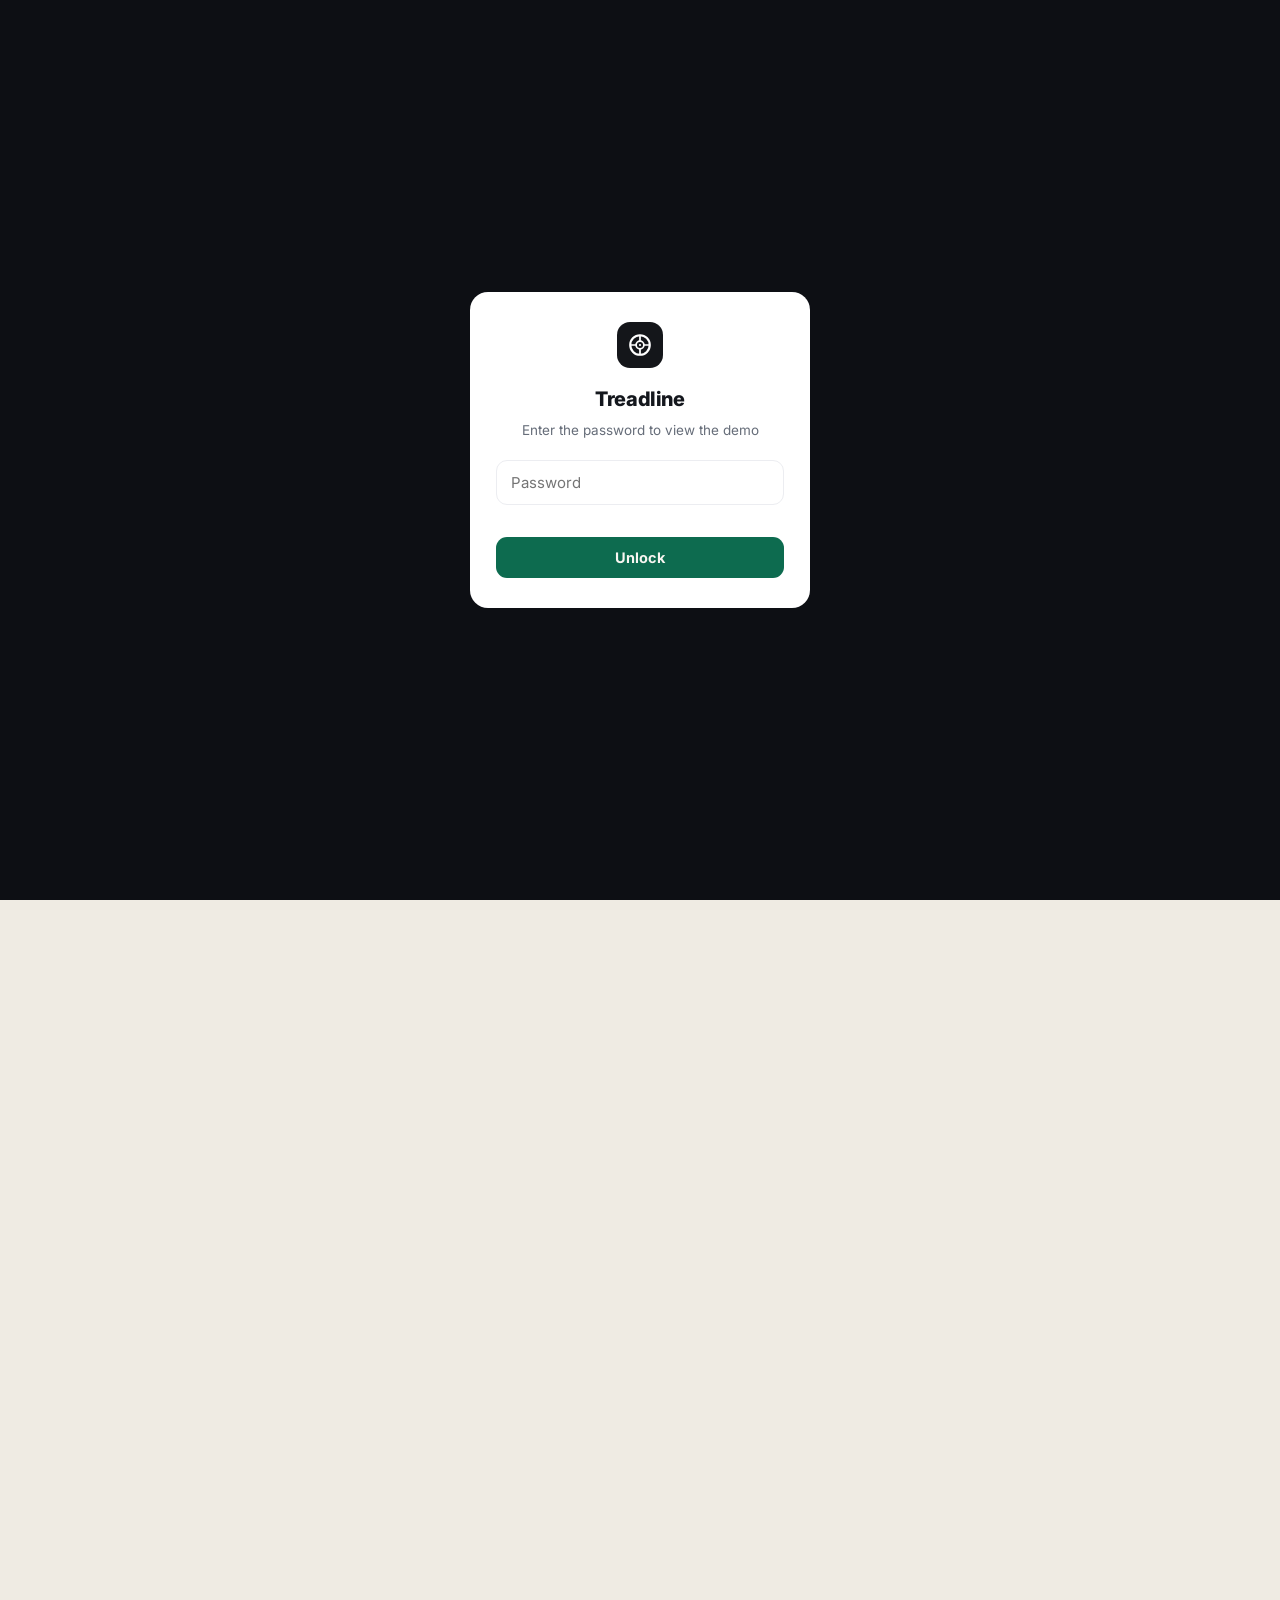
<file: treadline-demo.html>
<!doctype html>
<html lang="en" dir="ltr">
<head>
<meta charset="utf-8" />
<meta name="viewport" content="width=device-width, initial-scale=1" />
<title>Treadline — Cheque &amp; Credit Tracker (Demo)</title>
<meta name="description" content="Cheque &amp; credit control for tyre distributors: dealer balances, post-dated cheques, bounced-cheque alerts." />
<link rel="icon" href="favicon.svg" type="image/svg+xml" />
<link rel="apple-touch-icon" href="icon-192.png" />
<link rel="manifest" href="manifest.webmanifest" />
<meta name="theme-color" content="#14161A" />
<meta name="mobile-web-app-capable" content="yes" />
<meta name="apple-mobile-web-app-capable" content="yes" />
<meta name="apple-mobile-web-app-title" content="Treadline" />
<meta name="apple-mobile-web-app-status-bar-style" content="black-translucent" />
<meta property="og:type" content="website" />
<meta property="og:site_name" content="Treadline" />
<meta property="og:title" content="Treadline — Distributor dashboard" />
<meta property="og:description" content="Cheque &amp; credit control for tyre distributors: dealer balances, post-dated cheques, bounced-cheque alerts." />
<meta property="og:image" content="https://adityajain1987.github.io/treadline-demo/og.jpg" />
<meta property="og:image:width" content="1200" />
<meta property="og:image:height" content="630" />
<meta property="og:url" content="https://adityajain1987.github.io/treadline-demo/treadline-demo.html" />
<meta name="twitter:card" content="summary_large_image" />
<meta name="twitter:title" content="Treadline — Distributor dashboard" />
<meta name="twitter:image" content="https://adityajain1987.github.io/treadline-demo/og.jpg" />
<link rel="preconnect" href="https://fonts.googleapis.com">
<link rel="preconnect" href="https://fonts.gstatic.com" crossorigin>
<link href="https://fonts.googleapis.com/css2?family=Inter:wght@400;500;600;700;800&display=swap" rel="stylesheet">
<style>
  :root{
    --ink:#0d0f14; --ink-2:#1f2430; --txt:#14171d; --muted:#666d79; --faint:#9aa0ab;
    --line:#ecedf1; --line-2:#f4f5f7; --bg:#f7f8fa; --card:#ffffff;
    --brand:#14161A; --brand-2:#5E636A; --brand-ink:#14161A; --brand-bg:#eef0fe;
    --ok:#2E3A33; --ok-bg:#e9f6ee; --warn:#8A5A0B; --warn-bg:#fbf3e0;
    --bad:#A33528; --bad-bg:#fdecec; --info:#14161A; --info-bg:#eef0fe;
    --sh-sm:0 1px 1.5px rgba(16,18,24,.04);
    --sh:0 1px 2px rgba(16,18,24,.04),0 1px 3px rgba(16,18,24,.03);
    --sh-lg:0 18px 48px -16px rgba(16,18,24,.22);
    --r:14px;
  }
  *{box-sizing:border-box}
  html,body{height:100%}
  body{margin:0;background:var(--bg);color:var(--txt);
    font-family:"Inter",-apple-system,BlinkMacSystemFont,"Segoe UI",Roboto,"Noto Sans Arabic",sans-serif;
    -webkit-font-smoothing:antialiased;font-size:14px;line-height:1.45;letter-spacing:-.005em}
  .num{font-variant-numeric:tabular-nums;font-feature-settings:"tnum"}

  /* ---- app shell ---- */
  .app{display:grid;grid-template-columns:248px 1fr;min-height:100vh}
  .side{background:var(--card);border-inline-end:1px solid var(--line);color:var(--muted);display:flex;flex-direction:column;
    padding:20px 14px;position:sticky;top:0;height:100vh}
  .brand{display:flex;align-items:center;gap:11px;padding:6px 8px 22px}
  .brand .mark{width:32px;height:32px;border-radius:9px;background:var(--ink);
    display:grid;place-items:center;color:#fff}
  .brand .nm{font-weight:800;font-size:17px;color:var(--txt);letter-spacing:-.02em}
  .nav{display:flex;flex-direction:column;gap:2px;margin-top:6px}
  .nav a{display:flex;align-items:center;gap:11px;padding:9px 11px;border-radius:9px;color:var(--muted);
    text-decoration:none;font-weight:600;font-size:13.5px;cursor:pointer;transition:.12s}
  .nav a:hover{background:var(--bg);color:var(--txt)}
  .nav a.on{background:var(--brand-bg);color:var(--brand-ink)}
  .nav a.on svg{color:var(--brand)}
  .nav svg{width:18px;height:18px;color:var(--faint)}
  .side .grow{flex:1}
  .side .demo{display:flex;align-items:center;gap:8px;background:var(--warn-bg);border:1px solid #f3e3bf;
    color:var(--warn);border-radius:9px;padding:9px 11px;font-size:11px;font-weight:700;letter-spacing:.03em;text-transform:uppercase}
  .side .who{margin-top:12px;padding:11px;border-radius:9px;background:var(--bg);border:1px solid var(--line);font-size:12px;color:var(--muted);line-height:1.5}
  .side .who b{color:var(--txt);display:block;font-size:13px;font-weight:700}

  /* ---- main ---- */
  .main{min-width:0;display:flex;flex-direction:column}
  .top{display:flex;align-items:center;gap:14px;padding:18px 28px;border-bottom:1px solid var(--line);
    background:rgba(255,255,255,.7);backdrop-filter:saturate(1.5) blur(6px);position:sticky;top:0;z-index:20}
  .top h1{font-size:17px;margin:0;font-weight:800;letter-spacing:-.02em}
  .top .sub{font-size:12.5px;color:var(--muted);margin-top:1px}
  .top .grow{flex:1}
  .top .date{color:var(--muted);font-size:12.5px;font-weight:500}
  .top .topmark{display:none;width:32px;height:32px;border-radius:9px;background:var(--ink);place-items:center;flex:none}
  .top .toptitle{min-width:0}
  .toggle{display:flex;border:1px solid var(--line);border-radius:10px;overflow:hidden;background:#fff;box-shadow:var(--sh-sm)}
  .toggle button{border:0;background:#fff;padding:8px 13px;font-weight:700;cursor:pointer;color:var(--muted);font-size:13px;font-family:inherit}
  .toggle button.on{background:var(--ink);color:#fff}
  .homelink{font-size:12.5px;color:var(--brand-ink);font-weight:700;text-decoration:none;border:1px solid #e2e4fb;background:#f4f5fe;border-radius:10px;padding:8px 12px;white-space:nowrap}
  .content{padding:24px 28px 60px;max-width:1280px;width:100%}

  /* ---- kpis ---- */
  .kpis{display:grid;grid-template-columns:repeat(4,1fr);gap:16px;margin-bottom:18px}
  .kpi{background:var(--card);border:1px solid var(--line);border-radius:var(--r);padding:16px 18px;box-shadow:var(--sh);position:relative;overflow:hidden}
  .kpi .row1{display:flex;align-items:center;gap:8px;padding-inline-end:62px}
  .kpi .ic{width:30px;height:30px;border-radius:9px;display:grid;place-items:center;flex:none}
  .kpi .ic svg{width:16px;height:16px}
  .kpi .label{color:var(--muted);font-size:12.5px;font-weight:600}
  .kpi .val{font-size:21px;font-weight:800;margin-top:11px;letter-spacing:-.03em;white-space:nowrap}
  .kpi .sub{font-size:12px;color:var(--faint);margin-top:3px;font-weight:500}
  .kpi .spark{position:absolute;inset-inline-end:14px;top:16px;opacity:.9}
  .ic.teal{background:var(--brand-bg,#e6f6f5);color:var(--brand-ink)}
  .ic.red{background:var(--bad-bg);color:var(--bad)} .ic.amber{background:var(--warn-bg);color:var(--warn)}
  .ic.blue{background:var(--info-bg);color:var(--info)}
  .kpi.bad .val{color:var(--bad)} .kpi.amber .val{color:var(--warn)}

  /* ---- grid ---- */
  .cols{display:grid;grid-template-columns:1.74fr 1fr;gap:16px;align-items:start}
  .card{background:var(--card);border:1px solid var(--line);border-radius:var(--r);box-shadow:var(--sh);overflow:hidden}
  .ch{display:flex;align-items:center;gap:9px;padding:15px 18px;border-bottom:1px solid var(--line-2)}
  .ch h2{font-size:14px;margin:0;font-weight:700}
  .ch .count{margin-inline-start:auto;font-size:11px;color:var(--muted);font-weight:700;background:var(--line-2);padding:3px 9px;border-radius:999px}

  /* ---- table ---- */
  table{width:100%;border-collapse:collapse}
  th,td{text-align:start;padding:12px 15px;font-size:13.5px;border-bottom:1px solid var(--line-2);white-space:nowrap}
  th{color:var(--faint);font-weight:600;font-size:11px;text-transform:uppercase;letter-spacing:.04em}
  tbody tr{cursor:pointer;transition:background .12s}
  tbody tr:last-child td{border-bottom:0}
  tbody tr:hover{background:#fafbfd}
  td.num{font-weight:700}
  .who2{display:flex;align-items:center;gap:11px}
  .av{width:34px;height:34px;border-radius:10px;display:grid;place-items:center;color:#fff;font-weight:700;font-size:12.5px;flex:none;letter-spacing:.02em}
  .who2 .nm{font-weight:700} .who2 .br{font-size:11.5px;color:var(--faint);margin-top:1px}
  .chip{display:inline-flex;align-items:center;gap:5px;font-size:11.5px;font-weight:700;padding:4px 10px;border-radius:999px;white-space:nowrap}
  .chip::before{content:"";width:6px;height:6px;border-radius:50%;background:currentColor}
  .c-ok{background:var(--ok-bg);color:var(--ok)} .c-warn{background:var(--warn-bg);color:var(--warn)}
  .c-bad{background:var(--bad-bg);color:var(--bad)} .c-info{background:var(--info-bg);color:var(--info)}
  .bar{height:7px;border-radius:999px;background:var(--line);overflow:hidden;margin-top:6px;width:82px}
  .bar>i{display:block;height:100%;border-radius:999px}
  .usage{font-size:12px;font-weight:700;color:var(--ink-2)}

  /* ---- exposure donut ---- */
  .expo{padding:18px 20px;display:flex;align-items:center;gap:28px;flex-wrap:wrap}
  .donut-wrap{position:relative;flex:none}
  .donut-c{position:absolute;inset:0;display:grid;place-content:center;text-align:center}
  .donut-c .p{font-size:21px;font-weight:800;letter-spacing:-.02em}
  .donut-c .l{font-size:10px;color:var(--muted);font-weight:600;text-transform:uppercase;letter-spacing:.04em}
  .expo .meta{flex:none;min-width:180px;display:flex;flex-direction:column;gap:11px}
  .expo .mrow{display:flex;justify-content:space-between;align-items:center;gap:18px;font-size:13px}
  .expo .mrow .k{color:var(--muted);display:flex;align-items:center;gap:7px}
  .expo .mrow .k i{width:9px;height:9px;border-radius:3px;display:inline-block}
  .expo .mrow b{font-weight:800;font-size:15px}
  .expo .brk{flex:1;min-width:260px;border-inline-start:1px solid var(--line-2);padding-inline-start:26px}
  .brk .bhead{font-size:11px;color:var(--faint);font-weight:700;text-transform:uppercase;letter-spacing:.04em;margin-bottom:12px}
  .brk .sbar{display:flex;height:12px;border-radius:6px;overflow:hidden;background:var(--line-2)}
  .brk .sbar>span{display:block;height:100%}
  .brk .blegend{display:flex;flex-direction:column;gap:9px;margin-top:14px}
  .brk .blrow{display:flex;align-items:center;gap:9px;font-size:12.5px;color:var(--ink-2)}
  .brk .blrow i{width:9px;height:9px;border-radius:3px;flex:none}
  .brk .blrow .amt{margin-inline-start:auto;font-weight:800;font-variant-numeric:tabular-nums}

  /* ---- alerts ---- */
  #alerts{display:grid;grid-template-columns:repeat(auto-fill,minmax(290px,1fr));gap:10px;padding:16px}
  .alert{display:flex;gap:12px;padding:12px 13px;border:1px solid var(--line);border-radius:12px;align-items:center;background:#fff}
  .alert .ab{width:32px;height:32px;border-radius:9px;display:grid;place-items:center;flex:none}
  .alert .ab svg{width:15px;height:15px}
  .alert .t{font-weight:700;font-size:13.5px} .alert .d{color:var(--muted);font-size:12px;margin-top:1px}
  .alert .amt{margin-inline-start:auto;font-weight:800;font-size:13px;text-align:end}

  /* ---- filters ---- */
  .filters{display:flex;gap:6px;padding:13px 18px 13px;border-bottom:1px solid var(--line-2);flex-wrap:wrap}
  .filters button{border:1px solid var(--line);background:#fff;border-radius:999px;padding:6px 14px;font-size:12.5px;font-weight:600;cursor:pointer;color:var(--muted);font-family:inherit;transition:.12s}
  .filters button:hover{border-color:#d7dee8}
  .filters button.on{background:var(--ink);color:#fff;border-color:var(--ink)}

  /* ---- drawer ---- */
  .scrim{position:fixed;inset:0;background:rgba(11,18,32,.5);opacity:0;pointer-events:none;transition:.22s;z-index:40}
  .scrim.show{opacity:1;pointer-events:auto}
  .drawer{position:fixed;top:0;inset-inline-end:0;height:100%;width:430px;max-width:93vw;background:#fff;z-index:50;
    transform:translateX(110%);transition:transform .28s cubic-bezier(.4,0,.2,1);box-shadow:var(--sh-lg);overflow-y:auto}
  [dir=rtl] .drawer{transform:translateX(-110%)}
  .drawer.show{transform:translateX(0)}
  .dh{padding:22px 22px 18px;border-bottom:1px solid var(--line);display:flex;align-items:flex-start;gap:13px}
  .dh .x{margin-inline-start:auto;border:0;background:var(--line-2);border-radius:9px;width:32px;height:32px;cursor:pointer;font-size:15px;color:var(--ink-2);font-family:inherit}
  .dh h3{margin:0 0 4px;font-size:18px;font-weight:800}
  .dh .m{color:var(--muted);font-size:12.5px;display:flex;align-items:center;gap:9px}
  .dsec{padding:16px 22px;border-bottom:1px solid var(--line-2)}
  .dsec .lbl{font-size:11px;color:var(--faint);font-weight:700;text-transform:uppercase;letter-spacing:.04em;margin-bottom:11px}
  .age{display:grid;grid-template-columns:repeat(4,1fr);gap:9px;text-align:center}
  .age .b{background:var(--bg);border:1px solid var(--line);border-radius:11px;padding:11px 4px}
  .age .a-v{font-weight:800;font-size:15px} .age .a-l{font-size:10px;color:var(--muted);margin-top:3px}
  .age .hot{background:var(--bad-bg);border-color:#f6cccc} .age .hot .a-v{color:var(--bad)}
  .minirow{display:flex;justify-content:space-between;gap:10px;padding:10px 0;border-bottom:1px dashed var(--line);font-size:13px;align-items:center}
  .minirow:last-child{border-bottom:0}
  .foot{color:var(--faint);font-size:11.5px;text-align:center;margin-top:28px;line-height:1.7}

  /* ---- demo nav menu ---- */
  .menubtn{display:inline-flex;align-items:center;gap:6px;font-size:13px;font-weight:700;color:var(--txt);background:#fff;border:1px solid var(--line);border-radius:10px;padding:8px 13px;cursor:pointer;font-family:inherit;white-space:nowrap}
  .menubtn:hover{background:var(--bg)}
  /* ---- guided hint ---- */
  .hintbar{display:flex;align-items:flex-start;gap:10px;background:#eef0fe;border:1px solid #dcdcfb;color:#3730a3;border-radius:12px;padding:11px 14px;font-size:13px;line-height:1.5}
  .hintbar .hi{flex:none;font-size:15px;line-height:1.45}
  .hintbar .htx{flex:1}
  .hintbar .hx{flex:none;border:0;background:transparent;color:#5E636A;cursor:pointer;font-size:15px;line-height:1;padding:0 2px;font-family:inherit;margin-inline-start:4px}
  .hintbar.hidden{display:none}
  .navsheet{position:fixed;inset:0;background:rgba(11,18,32,.5);opacity:0;pointer-events:none;transition:.2s;z-index:200}
  .navsheet.show{opacity:1;pointer-events:auto}
  .navpanel{position:fixed;top:0;inset-inline-end:0;height:100%;width:332px;max-width:88vw;background:#fff;transform:translateX(110%);transition:transform .26s cubic-bezier(.4,0,.2,1);box-shadow:-18px 0 50px -16px rgba(16,18,24,.4);overflow-y:auto;z-index:201;display:flex;flex-direction:column}
  [dir=rtl] .navpanel{transform:translateX(-110%)}
  .navpanel.show{transform:none}
  .np-head{display:flex;align-items:center;gap:10px;padding:18px;border-bottom:1px solid var(--line)}
  .np-mark{width:32px;height:32px;border-radius:9px;background:var(--ink);display:grid;place-items:center}
  .np-nm{font-weight:800;font-size:17px;letter-spacing:-.02em}
  .np-x{margin-inline-start:auto;border:0;background:var(--line-2);border-radius:9px;width:32px;height:32px;cursor:pointer;font-size:15px;color:var(--ink-2);font-family:inherit}
  .np-list{padding:12px;display:flex;flex-direction:column;gap:4px}
  .np-item{display:flex;align-items:center;gap:12px;padding:11px 12px;border-radius:11px;text-decoration:none;color:var(--txt)}
  .np-item:hover{background:var(--bg)}
  .np-item.active{background:var(--brand-bg)}
  .np-ic{width:36px;height:36px;border-radius:10px;background:var(--bg);display:grid;place-items:center;flex:none;color:var(--ink-2)}
  .np-item.active .np-ic{background:#fff;color:var(--brand)}
  .np-ic svg{width:18px;height:18px}
  .np-tx{display:flex;flex-direction:column}
  .np-t{font-weight:700;font-size:14px}
  .np-item.active .np-t{color:var(--brand-ink)}
  .np-s{font-size:11.5px;color:var(--muted);margin-top:1px}
  .np-foot{margin-top:auto;padding:14px 18px;border-top:1px solid var(--line);font-size:11.5px;color:var(--faint)}
  @media(max-width:980px){.cols{grid-template-columns:1fr}.kpis{grid-template-columns:repeat(2,1fr)}}
  @media(max-width:720px){
    .app{grid-template-columns:1fr}
    .side{display:none}
    .top{position:sticky;top:0;z-index:30;background:var(--card);padding:11px 15px;gap:11px;flex-wrap:nowrap}
    .top .topmark{display:grid}
    .top h1{font-size:16px;white-space:nowrap;overflow:hidden;text-overflow:ellipsis}
    .top .sub{font-size:11.5px;white-space:nowrap;overflow:hidden;text-overflow:ellipsis}
    .top .date{display:none}
    .content{padding:16px 14px 52px}
  }
  @media(max-width:640px){
    .kpis{gap:12px}
    .kpi{padding:14px}
    .kpi .spark{display:none}
    .kpi .row1{padding-inline-end:0}
    .kpi .val{font-size:17px;white-space:nowrap}
    .expo{flex-direction:column;align-items:stretch;gap:16px}
    .expo .donut-wrap{align-self:center}
    .expo .meta{min-width:0;width:100%}
    .expo .brk{flex:none;border-inline-start:0;padding-inline-start:0;border-top:1px solid var(--line-2);padding-top:16px;width:100%;min-width:0}
    .brk .blrow,.brk .blrow .amt{font-size:13px}
    table thead{display:none}
    table tbody tr{display:block;border:1px solid var(--line);border-radius:12px;margin:10px 14px;padding:2px 0;box-shadow:var(--sh-sm)}
    table tbody tr td{display:flex;align-items:center;justify-content:space-between;gap:14px;border:0;padding:9px 14px;white-space:normal;text-align:start}
    table tbody tr td::before{content:attr(data-label);color:var(--faint);font-weight:700;font-size:10.5px;text-transform:uppercase;letter-spacing:.03em;flex:none}
    table tbody tr td:first-child{padding:12px 14px 6px}
    table tbody tr td:first-child::before{display:none}
    .bar{width:130px}
    .drawer{width:100%;max-width:100%}
  }
  /* ---- lifecycle: actions, modal, toast ---- */
  .acts{display:flex;gap:6px;justify-content:flex-end}
  .actbtn{border:1px solid var(--line);background:#fff;border-radius:8px;min-width:30px;height:28px;display:inline-grid;place-items:center;cursor:pointer;font-size:13px;font-weight:700;color:var(--muted);font-family:inherit;padding:0 7px;transition:.12s}
  .actbtn svg{width:15px;height:15px}
  .actbtn:hover{border-color:#cfd8e3}
  .actbtn.ok:hover{background:var(--ok-bg);color:var(--ok);border-color:transparent}
  .actbtn.bad:hover{background:var(--bad-bg);color:var(--bad);border-color:transparent}
  .actbtn.info:hover{background:var(--info-bg);color:var(--info);border-color:transparent}
  .addbtn{margin-inline-start:auto;border:0;background:var(--ink);color:#fff;border-radius:9px;padding:7px 13px;font-weight:700;font-size:12.5px;cursor:pointer;font-family:inherit;display:inline-flex;align-items:center;gap:6px}
  .addbtn svg{width:14px;height:14px}
  .blocked{display:flex;align-items:center;gap:10px;background:var(--bad-bg);color:#b91c1c;border:1px solid #f6cccc;border-radius:12px;padding:12px 14px;font-size:12.5px}
  .blocked svg{width:18px;height:18px;flex:none}
  .mscrim{position:fixed;inset:0;background:rgba(11,18,32,.5);opacity:0;pointer-events:none;transition:.2s;z-index:60;display:grid;place-items:center;padding:20px}
  .mscrim.show{opacity:1;pointer-events:auto}
  .modal{background:#fff;border-radius:18px;box-shadow:var(--sh-lg);width:430px;max-width:94vw;max-height:90vh;overflow:auto;transform:translateY(8px) scale(.98);transition:.2s}
  .mscrim.show .modal{transform:none}
  .mh{padding:18px 20px;border-bottom:1px solid var(--line-2);display:flex;align-items:center;gap:10px}
  .mh h3{margin:0;font-size:16px;font-weight:800}
  .mh .x{margin-inline-start:auto;border:0;background:var(--line-2);border-radius:8px;width:30px;height:30px;cursor:pointer;font-family:inherit;color:var(--ink-2);font-size:14px}
  .mb{padding:18px 20px}
  .fld{margin-bottom:13px}
  .fld label{display:block;font-size:12px;font-weight:700;color:var(--muted);margin-bottom:6px}
  .fld input,.fld select{width:100%;border:1px solid var(--line);border-radius:10px;padding:10px 12px;font-size:14px;font-family:inherit;background:#fff;color:var(--txt)}
  .fld input:focus,.fld select:focus{outline:none;border-color:var(--brand);box-shadow:0 0 0 3px rgba(14,165,164,.14)}
  .photo{width:100%;border:1px dashed #cbd5e1;background:var(--bg);border-radius:11px;padding:12px;font-size:12.5px;color:var(--ink-2);cursor:pointer;display:flex;align-items:center;gap:10px;margin-bottom:15px;font-family:inherit;font-weight:600}
  .photo svg{width:18px;height:18px;color:var(--brand-ink);flex:none}
  .mactions{display:flex;gap:9px;margin-top:4px}
  .btn{flex:1;border:0;border-radius:10px;padding:11px;font-weight:700;font-size:13.5px;cursor:pointer;font-family:inherit}
  .btn.primary{background:var(--brand);color:#fff}
  .btn.ghost{background:var(--line-2);color:var(--ink-2)}
  .wa{background:#dff2e2;border-radius:14px;padding:6px}
  .wabar{display:flex;align-items:center;gap:9px;padding:8px 10px;color:#075e54;font-weight:700;font-size:13px}
  .wabar svg{width:18px;height:18px}
  .wabubble{background:#fff;border-radius:12px;padding:12px 14px;margin:2px 4px 6px;font-size:13px;line-height:1.65;box-shadow:0 1px 1px rgba(0,0,0,.07);white-space:pre-line}
  .watime{font-size:10px;color:#9aa7b6;text-align:end;margin-top:6px}
  .toast{position:fixed;inset-block-end:26px;inset-inline:0;margin-inline:auto;width:max-content;max-width:90vw;background:var(--ink);color:#fff;padding:12px 18px;border-radius:12px;font-size:13px;font-weight:600;box-shadow:var(--sh-lg);z-index:70;opacity:0;transform:translateY(10px);transition:.2s;pointer-events:none;display:flex;align-items:center;gap:9px}
  .toast.show{opacity:1;transform:none}
  .toast svg{width:16px;height:16px;flex:none}
</style>
<link rel="stylesheet" href="treadline-theme.css">
</head>
<body>
<script>
(function(){try{if(localStorage.getItem("tl_ok")==="1")return;}catch(e){}
var H="923f691f3e24dfee676c1313c5346ff91bba58e737f2fe0d4b9c5a41af5e43c0",d=document;
function mk(t,s,x){var n=d.createElement(t);if(s)n.setAttribute("style",s);if(x!=null)n.textContent=x;return n;}
var ov=mk("div","position:fixed;inset:0;z-index:99999;background:#0d0f14;display:flex;align-items:center;justify-content:center;font-family:Inter,-apple-system,BlinkMacSystemFont,'Segoe UI',Roboto,'Noto Sans Arabic',sans-serif;padding:20px");
var c=mk("div","background:#fff;border-radius:18px;padding:30px 26px;width:340px;max-width:92vw;box-shadow:0 30px 70px -20px rgba(0,0,0,.5);text-align:center");
var lg=mk("div","width:46px;height:46px;border-radius:13px;background:#14161A;margin:0 auto 16px;display:flex;align-items:center;justify-content:center");(function(){var N2="http://www.w3.org/2000/svg";function s(t,a){var n=d.createElementNS(N2,t);for(var k in a)n.setAttribute(k,a[k]);return n;}var g=s("svg",{viewBox:"0 0 24 24",fill:"none",width:"26",height:"26"});[["circle",{cx:12,cy:12,r:9,stroke:"#fff","stroke-width":"2"}],["circle",{cx:12,cy:12,r:3.6,stroke:"#fff","stroke-width":"1.6"}],["circle",{cx:12,cy:12,r:1,fill:"#fff"}],["path",{d:"M12 3.4V8.2M12 15.8V20.6M3.4 12H8.2M15.8 12H20.6",stroke:"#fff","stroke-width":"1.6","stroke-linecap":"round"}]].forEach(function(e){g.appendChild(s(e[0],e[1]));});lg.appendChild(g);})();
var h=mk("div","font-weight:800;font-size:20px;letter-spacing:-.02em;color:#14171d","Treadline");
var sub=mk("div","color:#666d79;font-size:13.5px;margin:6px 0 20px","Enter the password to view the demo");
var inp=mk("input","width:100%;border:1px solid #ecedf1;border-radius:11px;padding:12px 14px;font-size:15px;font-family:inherit;outline:none;box-sizing:border-box");inp.type="password";inp.placeholder="Password";inp.setAttribute("aria-label","Password");
var err=mk("div","color:#A33528;font-size:12.5px;height:16px;margin:9px 0 3px;font-weight:600","");
var btn=mk("button","width:100%;border:0;border-radius:11px;padding:12px;background:#0D6B4F;color:#F8F6F1;font-weight:700;font-size:14.5px;cursor:pointer;font-family:inherit;margin-top:4px","Unlock");btn.type="button";
function ok(){try{localStorage.setItem("tl_ok","1");}catch(e){}ov.remove();}
async function go(){try{var b=await crypto.subtle.digest("SHA-256",new TextEncoder().encode(inp.value));var x=Array.from(new Uint8Array(b)).map(function(z){return z.toString(16).padStart(2,"0");}).join("");if(x===H)ok();else{err.textContent="Wrong password";inp.value="";inp.focus();}}catch(e){err.textContent="Wrong password";}}
btn.addEventListener("click",go);inp.addEventListener("keydown",function(e){if(e.key==="Enter")go();});
c.appendChild(lg);c.appendChild(h);c.appendChild(sub);c.appendChild(inp);c.appendChild(err);c.appendChild(btn);ov.appendChild(c);
(d.body||d.documentElement).appendChild(ov);setTimeout(function(){inp.focus();},60);
})();
</script>
<div class="app">
  <!-- sidebar -->
  <aside class="side">
    <a class="brand" href="index.html" title="Treadline — all demos"><span class="mark" id="brandMark"></span><span class="nm">Treadline</span></a><nav class="nav" id="nav"></nav>
    <div class="grow"></div>
    <div class="demo" id="demoTag"></div>
    <div class="who" id="whoBox"></div>
  </aside>

  <!-- main -->
  <div class="main">
    <div class="top">
      <span class="topmark" id="topMark"></span>
      <div class="toptitle">
        <h1 id="pageTitle"></h1>
        <div class="sub" id="pageSub"></div>
      </div>
      <div class="grow"></div>
      <span class="date" id="dateLbl"></span>
      <div class="toggle">
        <button id="enBtn" class="on" onclick="setLang('en')">EN</button>
        <button id="arBtn" onclick="setLang('ar')">ع</button>
      </div>
      <button class="menubtn" id="homeLink" type="button" onclick="openNav()"></button>
    </div>

    <div class="content">
  <div class="dateline" id="tlDateline"></div>
      <div class="hintbar" id="hintbar" style="margin-bottom:16px"><span class="hi">💡</span><span class="htx" id="hintText"></span><button class="hx" type="button" aria-label="Dismiss" onclick="this.closest('.hintbar').classList.add('hidden');try{localStorage.setItem('tl_hint_'+(location.pathname.split('/').pop()||'x'),'1')}catch(e){}">✕</button></div>
      <div class="kpis" id="kpis"></div>

      <div class="card" id="exposureCard" style="margin-bottom:16px">
        <div class="ch"><h2 data-i18n="exposure"></h2></div>
        <div class="expo" id="expo"></div>
      </div>

      <div class="card" id="dealersCard">
        <div class="ch"><h2 data-i18n="dealers"></h2><span class="count" id="dealerCount"></span></div>
        <div style="overflow-x:auto">
          <table id="dealerTable"><thead><tr>
            <th data-i18n="dealer"></th><th data-i18n="balance"></th>
            <th data-i18n="usage"></th><th data-i18n="status"></th>
          </tr></thead><tbody></tbody></table>
        </div>
      </div>

      <div class="card" id="chequesCard" style="margin-top:16px">
        <div class="ch"><h2 data-i18n="register"></h2><span class="count" id="chqCount"></span></div>
        <div class="filters" id="filters"></div>
        <div style="overflow-x:auto">
          <table id="chqTable"><thead><tr>
            <th data-i18n="dealer"></th><th data-i18n="chequeNo"></th><th data-i18n="bank"></th>
            <th data-i18n="amount"></th><th data-i18n="due"></th><th data-i18n="status"></th><th data-i18n="actions"></th>
          </tr></thead><tbody></tbody></table>
        </div>
      </div>

      <div class="card" id="alertsCard" style="margin-top:16px">
        <div class="ch"><h2 data-i18n="alerts"></h2><span class="count" id="alertCount"></span></div>
        <div id="alerts"></div>
      </div>
      <p class="foot" id="foot"></p>
    </div>
  </div>
</div>

<div class="scrim" id="scrim" onclick="closeDrawer()"></div>
<aside class="drawer" id="drawer"></aside>
<div class="mscrim" id="mscrim" onclick="if(event.target===this)closeModal()"><div class="modal" id="modal"></div></div>
<div class="toast" id="toast"></div>

<script>
const NS="http://www.w3.org/2000/svg";
function el(tag,attrs,kids){
  const n=document.createElement(tag);
  if(attrs) for(const k in attrs){const v=attrs[k];if(v==null)continue;
    if(k==="class")n.className=v; else if(k==="text")n.textContent=v; else if(k==="style")n.setAttribute("style",v);
    else if(k.slice(0,2)==="on"&&typeof v==="function")n.addEventListener(k.slice(2),v); else n.setAttribute(k,v);}
  if(kids!=null)(Array.isArray(kids)?kids:[kids]).forEach(c=>{if(c==null||c===false)return;
    n.appendChild(typeof c==="object"?c:document.createTextNode(String(c)));});
  return n;
}
function sv(tag,attrs,kids){
  const n=document.createElementNS(NS,tag);
  if(attrs)for(const k in attrs){if(attrs[k]!=null)n.setAttribute(k,attrs[k]);}
  if(kids!=null)(Array.isArray(kids)?kids:[kids]).forEach(c=>{if(c)n.appendChild(c);});
  return n;
}
function clear(node){while(node.firstChild)node.removeChild(node.firstChild);}
function icon(name,cls){
  const P={
    dashboard:["M3 3h7v7H3zM14 3h7v7h-7zM14 14h7v7h-7zM3 14h7v7H3z"],
    dealers:["M9 11a3.5 3.5 0 100-7 3.5 3.5 0 000 7zM3 21a6 6 0 0112 0","M16 4a3.5 3.5 0 010 7M21 21a6 6 0 00-5-5.9"],
    cheque:["M5 3h14v18l-3-2-3 2-3-2-3 2zM9 8h6M9 12h6"],
    alert:["M12 22a2 2 0 002-2h-4a2 2 0 002 2z","M19 17H5l1.6-2V10a5.4 5.4 0 0110.8 0v5z"],
    wallet:["M3 7h16a2 2 0 012 2v8a2 2 0 01-2 2H5a2 2 0 01-2-2zM3 7V6a2 2 0 012-2h11","M17 13h.01"],
    warn:["M12 9v4M12 17h.01","M10.3 4.3 2.6 18a2 2 0 001.7 3h15.4a2 2 0 001.7-3L13.7 4.3a2 2 0 00-3.4 0z"],
    x:["M18 6 6 18M6 6l12 12"],
    check:["M20 6 9 17l-5-5"],
    camera:["M3 9a2 2 0 012-2h2l1.5-2h7L18 7h1a2 2 0 012 2v8a2 2 0 01-2 2H5a2 2 0 01-2-2z","M12 17a3.2 3.2 0 100-6.4 3.2 3.2 0 000 6.4z"],
    plus:["M12 5v14M5 12h14"],
    wa:["M21 11.5a8.5 8.5 0 01-12.6 7.5L3 21l2-5.4A8.5 8.5 0 1121 11.5z"],
    edit:["M12 20h9","M16.5 3.5a2.1 2.1 0 013 3L7 19l-4 1 1-4z"]
  };
  const g=sv("svg",{viewBox:"0 0 24 24",fill:"none",stroke:"currentColor","stroke-width":"1.8","stroke-linecap":"round","stroke-linejoin":"round"});
  (P[name]||[]).forEach(d=>g.appendChild(sv("path",{d})));
  if(cls)g.setAttribute("class",cls);
  return g;
}
function spark(vals,color){
  const w=64,h=24,mn=Math.min(...vals),mx=Math.max(...vals),rg=(mx-mn)||1;
  const pts=vals.map((v,i)=>[(i/(vals.length-1))*w, h-3-((v-mn)/rg)*(h-6)]);
  const d="M"+pts.map(p=>p[0].toFixed(1)+" "+p[1].toFixed(1)).join(" L");
  const area=d+` L${w} ${h} L0 ${h} Z`;
  const id="g"+color.replace(/\W/g,"");
  return sv("svg",{class:"spark",width:w,height:h,viewBox:`0 0 ${w} ${h}`},[
    sv("defs",null,[sv("linearGradient",{id,x1:"0",y1:"0",x2:"0",y2:"1"},[
      sv("stop",{offset:"0",["stop-color"]:color,["stop-opacity"]:".22"}),
      sv("stop",{offset:"1",["stop-color"]:color,["stop-opacity"]:"0"})])]),
    sv("path",{d:area,fill:`url(#${id})`}),
    sv("path",{d,fill:"none",stroke:color,["stroke-width"]:"2",["stroke-linecap"]:"round",["stroke-linejoin"]:"round"})
  ]);
}

const TODAY=new Date(2026,5,28);
const dealers=[
  {id:1, en:"Al Maha Auto Garage", ar:"كراج المها للسيارات", brEn:"Ghala", brAr:"غلا", bal:4250.000, lim:5000},
  {id:2, en:"Nizwa Tyre Centre", ar:"مركز نزوى للإطارات", brEn:"Nizwa", brAr:"نزوى", bal:8900.000, lim:8000},
  {id:3, en:"Salalah Fleet Services", ar:"خدمات أسطول صلالة", brEn:"Salalah", brAr:"صلالة", bal:12300.000, lim:15000},
  {id:4, en:"Barka Motors", ar:"بركاء موتورز", brEn:"Barka", brAr:"بركاء", bal:3180.000, lim:3000},
  {id:5, en:"Sohar Truck Spares", ar:"صحار لقطع الشاحنات", brEn:"Sohar", brAr:"صحار", bal:6750.000, lim:10000},
  {id:6, en:"Muscat Tyre House", ar:"بيت مسقط للإطارات", brEn:"Wadi Kabir", brAr:"وادي كبير", bal:2400.000, lim:5000},
  {id:7, en:"Ibri Auto Works", ar:"عبري لأعمال السيارات", brEn:"Ibri", brAr:"عبري", bal:9200.000, lim:9000},
  {id:8, en:"Rustaq Garage", ar:"كراج الرستاق", brEn:"Rustaq", brAr:"الرستاق", bal:1150.000, lim:4000},
  {id:9, en:"Sur Marine & Auto", ar:"صور للبحرية والسيارات", brEn:"Sur", brAr:"صور", bal:5600.000, lim:6000},
  {id:10,en:"Suwaiq Fleet Co.", ar:"شركة أسطول السويق", brEn:"Suwaiq", brAr:"السويق", bal:7800.000, lim:7000},
];
const avColors=["#64748b","#14161A","#0d9488","#0284c7","#7c3aed","#475569","#0891b2","#334155","#5E636A","#0f766e"];
const banks={bm:{en:"Bank Muscat",ar:"بنك مسقط"},nbo:{en:"National Bank of Oman",ar:"البنك الوطني العماني"},
  bd:{en:"Bank Dhofar",ar:"بنك ظفار"},si:{en:"Sohar International",ar:"صحار الدولي"},
  ab:{en:"Ahli Bank",ar:"البنك الأهلي"},oab:{en:"Oman Arab Bank",ar:"بنك عُمان العربي"}};
const cheques=[
  {dealer:2,no:"884213",bank:"bm",amt:3000.000,due:"2026-06-22",st:"bounced",rsn:"nsf"},
  {dealer:6,no:"110457",bank:"nbo",amt:1800.000,due:"2026-06-19",st:"bounced",rsn:"nsf"},
  {dealer:4,no:"552097",bank:"bd",amt:1500.000,due:"2026-06-24",st:"pending"},
  {dealer:10,no:"773341",bank:"si",amt:2600.000,due:"2026-06-30",st:"pending"},
  {dealer:3,no:"640228",bank:"ab",amt:4200.000,due:"2026-07-02",st:"pending"},
  {dealer:7,no:"905512",bank:"oab",amt:3500.000,due:"2026-07-03",st:"pending"},
  {dealer:1,no:"330194",bank:"bm",amt:2250.000,due:"2026-07-12",st:"pending"},
  {dealer:9,no:"447820",bank:"nbo",amt:2800.000,due:"2026-07-15",st:"pending"},
  {dealer:5,no:"218663",bank:"si",amt:3300.000,due:"2026-07-20",st:"pending"},
  {dealer:2,no:"884220",bank:"bm",amt:2900.000,due:"2026-07-25",st:"pending"},
  {dealer:8,no:"561002",bank:"bd",amt:1150.000,due:"2026-06-10",st:"cleared"},
  {dealer:3,no:"640210",bank:"ab",amt:5000.000,due:"2026-06-05",st:"cleared"},
  {dealer:1,no:"330180",bank:"bm",amt:2000.000,due:"2026-05-28",st:"cleared"},
  {dealer:7,no:"905500",bank:"oab",amt:2700.000,due:"2026-06-12",st:"cleared"},
  {dealer:4,no:"552088",bank:"bd",amt:1680.000,due:"2026-06-02",st:"bounced"},
];

const TXT={
 en:{returned:"Returned", nsf:"insufficient funds", demo:"Demo · sample data", date:"Sunday, 28 Jun 2026", title:"Cheque & Credit", sub:"Gulf Tyre Co. · tyre dealers", home:"☰ Menu", hint:"Try it — in the Cheque register below, mark a cheque Bounced or Cleared: the dealer's status and credit update instantly (you can override any status too).",
  whoT:"Gulf Tyre Co.", whoS:"Tyre & auto-parts distributor · Oman",
  nDash:"Dashboard", nDealers:"Dealers", nCheques:"Cheques", nAlerts:"Alerts",
  dealers:"Dealers", dealer:"Dealer", branch:"Branch", balance:"Balance", usage:"Credit used",
  status:"Status", alerts:"Alerts", register:"Cheque register", chequeNo:"Cheque #", bank:"Bank",
  amount:"Amount", due:"Due date", exposure:"Credit exposure", used:"Used", available:"Available", ofLimit:"of limit", byStatus:"Exposure by status", bHealthy:"Healthy", bWatch:"Near limit", bRisk:"At risk",
  kReceiv:"Total receivables", kReceivSub:"across {n} dealers",
  kOver:"At-risk accounts", kOverSub:"{n} over limit / overdue",
  kDue:"Cheques due · 7 days", kBounced:"Bounced this month", kBouncedSub:"needs follow-up",
  ok:"OK", near:"Near limit", over:"Over limit", overdue:"Overdue",
  pending:"Pending", cleared:"Cleared", bounced:"Bounced",
  all:"All", aOver:"Over credit limit", aBounced:"Cheque bounced · #", aDue:"Cheque due in {n}d",
  ledger:"Open cheques", ageing:"Ageing of open cheques", current:"Current", d30:"1–30d", d60:"31–60d", d90:"60d+",
  creditLimit:"Credit limit", outstanding:"Outstanding", dueIn:"in {n}d", dueAgo:"{n}d overdue",
  actions:"", addCheque:"Add cheque", add:"Add", cancel:"Cancel", snap:"Scan a photo of the cheque (demo)",
  clear:"Mark cleared", bounce:"Mark bounced", remind:"Send reminder",
  fDealer:"Dealer", fBank:"Bank", fNo:"Cheque #", fAmount:"Amount (OMR)", fDue:"Due date",
  blockedT:"Credit blocked", blockedM:"Settle the overdue / bounced cheque before any new orders.",
  remTitle:"Payment reminder", remSend:"Send via WhatsApp",
  tCleared:"Cheque marked as cleared", tBounced:"Cheque bounced — dealer credit blocked", tAdded:"Cheque added to register", tSent:"Reminder sent (demo)",
  override:"Override", overrideT:"Override cheque status", overrideNote:"Manual override — use when the bank record differs from the system (e.g. a cheque cleared but still shows bounced).", overrode:"Status set to",
  overrideHold:"Override credit hold", holdOverridden:"Credit hold overridden", holdRestored:"Credit hold restored", holdOverriddenT:"Credit hold overridden", holdOverriddenM:"Manually approved by you — this dealer is treated as in good standing.", undo:"Undo override",
  remMsg:"🔔 Treadline reminder\n\nDear {dealer},\nYour cheque #{no} ({bank}) for {amt} is due on {date}.\nPlease ensure funds are available to clear it.\n\n— Gulf Tyre Co.",
  footA:"Demo with sample data only. The live version connects to Odoo.",
  footB:"Treadline · built for Oman tyre & auto-parts distributors."},
 ar:{returned:"مُعاد", nsf:"رصيد غير كافٍ", demo:"عرض تجريبي · بيانات", date:"الأحد، ٢٨ يونيو ٢٠٢٦", title:"الشيكات والائتمان", sub:"شركة الخليج للإطارات · وكلاء الإطارات", home:"☰ القائمة", hint:"جرّبها — في سجل الشيكات بالأسفل، علّم شيكًا كمُرتجع أو مُحصّل: تتحدّث حالة الوكيل وائتمانه فورًا (ويمكنك تجاوز أي حالة يدويًا).",
  whoT:"شركة الخليج للإطارات", whoS:"موزّع إطارات وقطع غيار · عُمان",
  nDash:"الرئيسية", nDealers:"الوكلاء", nCheques:"الشيكات", nAlerts:"التنبيهات",
  dealers:"الوكلاء", dealer:"الوكيل", branch:"الفرع", balance:"الرصيد", usage:"الائتمان المستخدم",
  status:"الحالة", alerts:"التنبيهات", register:"سجل الشيكات", chequeNo:"رقم الشيك", bank:"البنك",
  amount:"المبلغ", due:"تاريخ الاستحقاق", exposure:"الانكشاف الائتماني", used:"المستخدم", available:"المتاح", ofLimit:"من الحد", byStatus:"الانكشاف حسب الحالة", bHealthy:"جيد", bWatch:"قريب من الحد", bRisk:"معرّض للخطر",
  kReceiv:"إجمالي الذمم المدينة", kReceivSub:"عبر {n} وكيلاً",
  kOver:"حسابات معرّضة للخطر", kOverSub:"{n} تجاوز/متأخر",
  kDue:"شيكات مستحقة · ٧ أيام", kBounced:"شيكات مرتجعة هذا الشهر", kBouncedSub:"تحتاج متابعة",
  ok:"منتظم", near:"قريب من الحد", over:"تجاوز الحد", overdue:"متأخر",
  pending:"قيد الانتظار", cleared:"تم الصرف", bounced:"مرتجع",
  all:"الكل", aOver:"تجاوز حد الائتمان", aBounced:"شيك مرتجع · رقم ", aDue:"شيك مستحق خلال {n} يوم",
  ledger:"الشيكات المفتوحة", ageing:"أعمار الشيكات المفتوحة", current:"جاري", d30:"١–٣٠ يوم", d60:"٣١–٦٠ يوم", d90:"٦٠+ يوم",
  creditLimit:"حد الائتمان", outstanding:"المستحق", dueIn:"خلال {n} يوم", dueAgo:"متأخر {n} يوم",
  actions:"", addCheque:"إضافة شيك", add:"إضافة", cancel:"إلغاء", snap:"مسح صورة الشيك (تجريبي)",
  clear:"تعليم كمصروف", bounce:"تعليم كمرتجع", remind:"إرسال تذكير",
  fDealer:"الوكيل", fBank:"البنك", fNo:"رقم الشيك", fAmount:"المبلغ (ر.ع)", fDue:"تاريخ الاستحقاق",
  blockedT:"الائتمان محظور", blockedM:"سوِّ الشيك المتأخر/المرتجع قبل أي طلبات جديدة.",
  remTitle:"تذكير بالسداد", remSend:"إرسال عبر واتساب",
  tCleared:"تم تعليم الشيك كمصروف", tBounced:"شيك مرتجع — تم حظر ائتمان الوكيل", tAdded:"تمت إضافة الشيك", tSent:"تم إرسال التذكير (تجريبي)",
  override:"تجاوز", overrideT:"تجاوز حالة الشيك", overrideNote:"تجاوز يدوي — استخدمه عندما يختلف سجل البنك عن النظام (مثلاً شيك تم صرفه لكنه لا يزال يظهر مرتجعاً).", overrode:"تم ضبط الحالة إلى",
  overrideHold:"تجاوز إيقاف الائتمان", holdOverridden:"تم تجاوز إيقاف الائتمان", holdRestored:"تمت استعادة الإيقاف", holdOverriddenT:"تم تجاوز إيقاف الائتمان", holdOverriddenM:"تمت الموافقة يدوياً من قِبلك — يُعامَل هذا الوكيل كوضع جيد.", undo:"تراجع عن التجاوز",
  remMsg:"🔔 تذكير Treadline\n\nعزيزي {dealer},\nشيكك رقم {no} ({bank}) بقيمة {amt} يستحق بتاريخ {date}.\nيرجى توفير الرصيد لصرفه.\n\n— شركة الخليج للإطارات",
  footA:"عرض تجريبي ببيانات افتراضية فقط. النسخة الحية تتصل بنظام Odoo.",
  footB:"Treadline · مصمم لموزعي الإطارات وقطع الغيار في عُمان."}
};
let lang="en", filter="all", curDealer=null, activeNav="kpis";
const t=(k)=>TXT[lang][k]||k;
const fmt=(n)=>"OMR "+n.toLocaleString(lang==="ar"?"ar-OM":"en-US",{minimumFractionDigits:3,maximumFractionDigits:3});
const fmtU=(n)=>n.toLocaleString(lang==="ar"?"ar-OM":"en-US",{minimumFractionDigits:3,maximumFractionDigits:3});
const fmt0=(n)=>n.toLocaleString(lang==="ar"?"ar-OM":"en-US",{maximumFractionDigits:0});
const days=(d)=>Math.round((new Date(d)-TODAY)/86400000);
const dl=(id)=>dealers.find(x=>x.id===id);
const dn=(id)=>dl(id)[lang];
const initials=(d)=>d.en.split(" ").slice(0,2).map(w=>w[0]).join("").toUpperCase();
function fmtDate(s){return new Date(s).toLocaleDateString(lang==="ar"?"ar-OM":"en-GB",{day:"2-digit",month:"short",year:"numeric"});}
function dealerStatus(d){
  if(d.creditOverride) return "override";
  const od=cheques.some(c=>c.dealer===d.id&&(c.st==="bounced"||(c.st==="pending"&&days(c.due)<0)));
  const u=d.bal/d.lim; if(od)return "overdue"; if(u>1)return "over"; if(u>=0.85)return "near"; return "ok";
}
const stChip={ok:"chip c-ok",near:"chip c-warn",over:"chip c-bad",overdue:"chip c-bad",override:"chip c-info"};
const chqChip={pending:"chip c-info",cleared:"chip c-ok",bounced:"chip c-bad"};
/* A bounced cheque is an event, not a condition, so it is not a chip.
   It is what physically comes back from the bank: a rubber stamp carrying
   the return reason and the return date (DESIGN.md → signature objects). */
function stamp(c,fresh){
  const d=new Date(c.due+"T00:00:00");
  const when=d.toLocaleDateString(lang==="ar"?"ar-OM":"en-GB",{day:"2-digit",month:"short"});
  return el("span",{class:"stamp"+(fresh?" landed":""),title:t("returned")+" · "+t(c.rsn||"nsf")},[
    document.createTextNode(t("returned")),
    el("span",{class:"rsn",text:t(c.rsn||"nsf")+" · "+when})
  ]);
}
function setActiveNav(target){activeNav=target;document.querySelectorAll("#nav a[data-target]").forEach(a=>a.classList.toggle("on",a.dataset.target===target));}

function render(){
  document.documentElement.lang=lang;
  document.documentElement.dir=lang==="ar"?"rtl":"ltr";
  document.getElementById("enBtn").classList.toggle("on",lang==="en");
  document.getElementById("arBtn").classList.toggle("on",lang==="ar");
  document.querySelectorAll("[data-i18n]").forEach(n=>n.textContent=t(n.dataset.i18n));

  // brand + chrome
  function tyreSvg(){return sv("svg",{viewBox:"0 0 24 24",fill:"none",width:"18",height:"18"},[sv("circle",{cx:12,cy:12,r:9,stroke:"#fff","stroke-width":"2"}),sv("circle",{cx:12,cy:12,r:3.6,stroke:"#fff","stroke-width":"1.6"}),sv("circle",{cx:12,cy:12,r:1,fill:"#fff"}),sv("path",{d:"M12 3.4V8.2M12 15.8V20.6M3.4 12H8.2M15.8 12H20.6",stroke:"#fff","stroke-width":"1.6","stroke-linecap":"round"})]);}
  const bm=document.getElementById("brandMark"); clear(bm); bm.appendChild(tyreSvg());
  const tm=document.getElementById("topMark"); if(tm){clear(tm); tm.appendChild(tyreSvg());}
  document.getElementById("pageTitle").textContent=t("title");
  document.getElementById("pageSub").textContent=t("sub");
  document.getElementById("dateLbl").textContent=t("date");
  document.getElementById("homeLink").textContent=t("home");
  var _ht=document.getElementById("hintText"); if(_ht){_ht.textContent=t("hint"); try{if(localStorage.getItem("tl_hint_"+(location.pathname.split("/").pop()||"x"))==="1")document.getElementById("hintbar").classList.add("hidden");}catch(e){}}
  const dt=document.getElementById("demoTag"); clear(dt); dt.appendChild(icon("warn")); dt.firstChild.style.width="14px"; dt.firstChild.style.height="14px"; dt.appendChild(document.createTextNode(t("demo")));
  const who=document.getElementById("whoBox"); clear(who); who.appendChild(el("b",{text:t("whoT")})); who.appendChild(document.createTextNode(t("whoS")));

  // nav
  const nav=document.getElementById("nav"); clear(nav);
  [["dashboard","nDash","kpis"],["dealers","nDealers","dealersCard"],["cheque","nCheques","chequesCard"],["alert","nAlerts","alertsCard"]]
    .forEach(([ic,key,target])=>{
      const a=el("a",{class:activeNav===target?"on":"","data-target":target,onclick:()=>{setActiveNav(target);document.getElementById(target).scrollIntoView({behavior:"smooth",block:"start"});}},[icon(ic),el("span",{text:t(key)})]);
      nav.appendChild(a);
    });

  // KPIs
  const totalRec=dealers.reduce((s,x)=>s+x.bal,0);
  const atRisk=dealers.filter(x=>["over","overdue"].includes(dealerStatus(x))).length;
  const dueSoon=cheques.filter(c=>c.st==="pending"&&days(c.due)>=0&&days(c.due)<=7);
  const bounced=cheques.filter(c=>c.st==="bounced");
  const kpi=(icn,icc,cls,label,val,sub,sk,skc)=>el("div",{class:"kpi "+cls},[
    spark(sk,skc),
    el("div",{class:"row1"},[el("div",{class:"ic "+icc},icon(icn)),el("div",{class:"label",text:label})]),
    el("div",{class:"val",text:val}), el("div",{class:"sub",text:sub})]);
  const kbox=document.getElementById("kpis"); clear(kbox);
  kbox.appendChild(kpi("wallet","teal","",t("kReceiv")+" · OMR",fmtU(totalRec),t("kReceivSub").replace("{n}",fmt0(dealers.length)),[52,54,53,57,59,58,61.5],"#14161A"));
  kbox.appendChild(kpi("dealers","red","bad",t("kOver"),fmt0(atRisk),t("kOverSub").replace("{n}",fmt0(atRisk)),[2,3,3,4,4,5,5],"#A33528"));
  kbox.appendChild(kpi("cheque","amber","amber",t("kDue"),fmt0(dueSoon.length),fmt(dueSoon.reduce((s,c)=>s+c.amt,0)),[1,2,2,1,3,2,3],"#8A5A0B"));
  kbox.appendChild(kpi("alert","red","bad",t("kBounced"),fmt0(bounced.length),t("kBouncedSub"),[0,1,1,2,1,2,3],"#A33528"));

  // dealers
  document.getElementById("dealerCount").textContent=fmt0(dealers.length);
  const db=document.querySelector("#dealerTable tbody"); clear(db);
  dealers.forEach(d=>{
    const st=dealerStatus(d),u=d.bal/d.lim,pct=Math.round(u*100);
    const col=u>1?"var(--bad)":u>=.85?"var(--warn)":"var(--ok)";
    db.appendChild(el("tr",{onclick:()=>openDealer(d.id)},[
      el("td",{},[el("div",{class:"who2"},[
        el("div",{class:"av",style:"background:"+avColors[(d.id-1)%avColors.length],text:initials(d)}),
        el("div",{},[el("div",{class:"nm",text:d[lang]}),el("div",{class:"br",text:lang==="ar"?d.brAr:d.brEn})])
      ])]),
      el("td",{"data-label":t("balance"),class:"num",text:fmt(d.bal)}),
      el("td",{"data-label":t("usage")},[el("span",{class:"usage",text:pct+"%"}),el("div",{class:"bar"},[el("i",{style:`width:${Math.min(u,1)*100}%;background:${col}`})])]),
      el("td",{"data-label":t("status")},[el("span",{class:stChip[st],text:t(st)})])
    ]));
  });

  // exposure donut
  const totLim=dealers.reduce((s,x)=>s+x.lim,0);
  const usedPct=Math.round(totalRec/totLim*100);
  const R=52,C=2*Math.PI*R, dash=Math.min(usedPct/100,1)*C;
  const expo=document.getElementById("expo"); clear(expo);
  const donut=el("div",{class:"donut-wrap",style:"width:132px;height:132px"},[
    sv("svg",{width:"132",height:"132",viewBox:"0 0 132 132"},[
      sv("circle",{cx:"66",cy:"66",r:R,fill:"none",stroke:"#eaebf0","stroke-width":"14"}),
      sv("circle",{cx:"66",cy:"66",r:R,fill:"none",stroke:"#14161A","stroke-width":"14","stroke-linecap":"round",
        "stroke-dasharray":`${dash} ${C}`,transform:"rotate(-90 66 66)"})
    ]),
    el("div",{class:"donut-c"},[el("div",{class:"p",text:usedPct+"%"}),el("div",{class:"l",text:t("ofLimit")})])
  ]);
  const meta=el("div",{class:"meta"},[
    el("div",{class:"mrow"},[el("span",{class:"k"},[el("i",{style:"background:#14161A"}),document.createTextNode(t("used"))]),el("b",{text:fmt(totalRec)})]),
    el("div",{class:"mrow"},[el("span",{class:"k"},[el("i",{style:"background:#eaebf0"}),document.createTextNode(t("available"))]),el("b",{text:fmt(Math.max(totLim-totalRec,0))})]),
    el("div",{class:"mrow"},[el("span",{class:"k",text:t("creditLimit")}),el("b",{text:fmt(totLim)})])
  ]);
  const stOf=(x)=>dealerStatus(x);
  const healthy=dealers.filter(x=>["ok","override"].includes(stOf(x))).reduce((s,x)=>s+x.bal,0);
  const watch=dealers.filter(x=>stOf(x)==="near").reduce((s,x)=>s+x.bal,0);
  const risk=dealers.filter(x=>["over","overdue"].includes(stOf(x))).reduce((s,x)=>s+x.bal,0);
  const tot=totalRec||1;
  const blrow=(c,lab,v)=>el("div",{class:"blrow"},[el("i",{style:"background:"+c}),document.createTextNode(lab),el("span",{class:"amt",text:fmt(v)})]);
  const brk=el("div",{class:"brk"},[
    el("div",{class:"bhead",text:t("byStatus")}),
    el("div",{class:"sbar"},[el("span",{style:"width:"+(healthy/tot*100)+"%;background:#2E3A33"}),el("span",{style:"width:"+(watch/tot*100)+"%;background:#8A5A0B"}),el("span",{style:"width:"+(risk/tot*100)+"%;background:#A33528"})]),
    el("div",{class:"blegend"},[blrow("#2E3A33",t("bHealthy"),healthy),blrow("#8A5A0B",t("bWatch"),watch),blrow("#A33528",t("bRisk"),risk)])
  ]);
  expo.appendChild(donut); expo.appendChild(meta); expo.appendChild(brk);

  // alerts
  const al=[];
  bounced.forEach(c=>al.push({ic:"alert",cc:"red",t:dn(c.dealer),d:t("aBounced")+c.no,amt:fmt(c.amt),chq:c}));
  dealers.filter(x=>x.bal/x.lim>1 && !x.creditOverride).forEach(x=>al.push({ic:"warn",cc:"red",t:x[lang],d:t("aOver"),amt:fmt(x.bal-x.lim)}));
  dueSoon.slice().sort((a,b)=>days(a.due)-days(b.due)).forEach(c=>al.push({ic:"cheque",cc:"amber",t:dn(c.dealer),d:t("aDue").replace("{n}",fmt0(days(c.due))),amt:fmt(c.amt),chq:c}));
  document.getElementById("alertCount").textContent=fmt0(al.length);
  const ab=document.getElementById("alerts"); clear(ab);
  al.forEach(a=>{
    const right=el("div",{style:"margin-inline-start:auto;display:flex;align-items:center;gap:9px"},[el("span",{class:"amt",style:"margin:0",text:a.amt})]);
    if(a.chq) right.appendChild(el("button",{class:"actbtn info",title:t("remind"),onclick:()=>openReminder(a.chq)},[icon("alert")]));
    ab.appendChild(el("div",{class:"alert"},[el("div",{class:"ab ic "+a.cc},icon(a.ic)),el("div",{},[el("div",{class:"t",text:a.t}),el("div",{class:"d",text:a.d})]),right]));
  });

  // filters + cheques
  const fb=document.getElementById("filters"); clear(fb);
  ["all","pending","bounced","cleared"].forEach(f=>fb.appendChild(el("button",{class:f===filter?"on":"",onclick:()=>setFilter(f),text:t(f)})));
  fb.appendChild(el("button",{class:"addbtn",onclick:openAddCheque},[icon("plus"),el("span",{text:t("addCheque")})]));
  const rows=cheques.filter(c=>filter==="all"||c.st===filter).slice().sort((a,b)=>new Date(a.due)-new Date(b.due));
  document.getElementById("chqCount").textContent=fmt0(rows.length);
  const cb=document.querySelector("#chqTable tbody"); clear(cb);
  rows.forEach(c=>{
    const dd=days(c.due); const dueCell=el("td",{"data-label":t("due")},[document.createTextNode(fmtDate(c.due))]);
    if(c.st==="pending") dueCell.appendChild(el("span",{style:`font-size:11px;color:${dd<0?"var(--bad)":"var(--faint)"}`,text:" · "+(dd<0?t("dueAgo").replace("{n}",fmt0(Math.abs(dd))):t("dueIn").replace("{n}",fmt0(dd)))}));
    const acts=el("div",{class:"acts"});
    if(c.st==="pending"){
      acts.appendChild(el("button",{class:"actbtn ok",title:t("clear"),onclick:(e)=>{e.stopPropagation();markCheque(c,"cleared");}},[icon("check")]));
      acts.appendChild(el("button",{class:"actbtn bad",title:t("bounce"),text:"✕",onclick:(e)=>{e.stopPropagation();markCheque(c,"bounced");}}));
      acts.appendChild(el("button",{class:"actbtn info",title:t("remind"),onclick:(e)=>{e.stopPropagation();openReminder(c);}},[icon("alert")]));
    } else if(c.st==="bounced"){
      acts.appendChild(el("button",{class:"actbtn info",title:t("remind"),onclick:(e)=>{e.stopPropagation();openReminder(c);}},[icon("alert")]));
    }
    acts.appendChild(el("button",{class:"actbtn",title:t("overrideT"),onclick:(e)=>{e.stopPropagation();openOverride(c);}},[icon("edit")]));
    cb.appendChild(el("tr",{onclick:()=>openDealer(c.dealer)},[
      el("td",{},[el("div",{class:"who2"},[el("div",{class:"av",style:"width:28px;height:28px;border-radius:8px;font-size:11px;background:"+avColors[(c.dealer-1)%avColors.length],text:initials(dl(c.dealer))}),el("span",{class:"nm",text:dn(c.dealer)})])]),
      el("td",{"data-label":t("chequeNo"),style:"color:var(--muted)",text:"#"+c.no}),
      el("td",{"data-label":t("bank"),text:banks[c.bank][lang]}),
      el("td",{"data-label":t("amount"),class:"num",text:fmt(c.amt)}),
      dueCell,
      el("td",{"data-label":t("status")},[c.st==="bounced"?stamp(c,c._fresh):el("span",{class:chqChip[c.st],text:t(c.st)})]),
      el("td",{},[acts])
    ]));
  });

  // foot
  const f=document.getElementById("foot"); clear(f);
  f.appendChild(document.createTextNode(t("footA"))); f.appendChild(document.createElement("br")); f.appendChild(document.createTextNode(t("footB")));
}
function setLang(l){lang=l;render();}
function setFilter(f){filter=f;render();}

function openDealer(id){
  curDealer=id;
  const d=dl(id);
  const open=cheques.filter(c=>c.dealer===id&&c.st!=="cleared");
  const age={cur:0,b30:0,b60:0,b90:0};
  open.forEach(c=>{const dd=days(c.due); if(dd>=0)age.cur+=c.amt; else if(dd>=-30)age.b30+=c.amt; else if(dd>=-60)age.b60+=c.amt; else age.b90+=c.amt;});
  const st=dealerStatus(d);
  const dr=document.getElementById("drawer"); clear(dr);
  dr.appendChild(el("div",{class:"dh"},[
    el("div",{class:"av",style:"width:46px;height:46px;border-radius:13px;font-size:16px;background:"+avColors[(d.id-1)%avColors.length],text:initials(d)}),
    el("div",{},[el("h3",{text:d[lang]}),el("div",{class:"m"},[(lang==="ar"?d.brAr:d.brEn)+" · ",el("span",{class:stChip[st],text:t(st)})])]),
    el("button",{class:"x",text:"✕",onclick:closeDrawer})
  ]));
  if(st==="over"||st==="overdue") dr.appendChild(el("div",{class:"dsec"},[el("div",{class:"blocked"},[icon("warn"),el("div",{style:"flex:1"},[el("b",{text:t("blockedT")}),el("div",{style:"margin-top:3px;color:#b91c1c",text:t("blockedM")}),el("button",{class:"btn ghost",style:"margin-top:11px;width:100%",onclick:()=>toggleHold(d),text:t("overrideHold")})])])]));
  else if(d.creditOverride) dr.appendChild(el("div",{class:"dsec"},[el("div",{class:"blocked",style:"background:var(--info-bg);border-color:#dfe1fb;color:var(--brand-ink)"},[icon("check"),el("div",{style:"flex:1"},[el("b",{text:t("holdOverriddenT")}),el("div",{style:"margin-top:3px",text:t("holdOverriddenM")}),el("button",{class:"btn ghost",style:"margin-top:11px;width:100%",onclick:()=>toggleHold(d),text:t("undo")})])])]));
  dr.appendChild(el("div",{class:"dsec"},[
    el("div",{class:"minirow"},[el("span",{style:"color:var(--muted)",text:t("outstanding")}),el("b",{class:"num",text:fmt(d.bal)})]),
    el("div",{class:"minirow"},[el("span",{style:"color:var(--muted)",text:t("creditLimit")}),el("b",{class:"num",text:fmt(d.lim)})])
  ]));
  dr.appendChild(el("div",{class:"dsec"},[el("div",{class:"lbl",text:t("ageing")}),
    el("div",{class:"age"},[
      el("div",{class:"b"},[el("div",{class:"a-v num",text:fmt0(age.cur)}),el("div",{class:"a-l",text:t("current")})]),
      el("div",{class:"b"+(age.b30?" hot":"")},[el("div",{class:"a-v num",text:fmt0(age.b30)}),el("div",{class:"a-l",text:t("d30")})]),
      el("div",{class:"b"+(age.b60?" hot":"")},[el("div",{class:"a-v num",text:fmt0(age.b60)}),el("div",{class:"a-l",text:t("d60")})]),
      el("div",{class:"b"+(age.b90?" hot":"")},[el("div",{class:"a-v num",text:fmt0(age.b90)}),el("div",{class:"a-l",text:t("d90")})])
    ])]));
  const led=el("div",{class:"dsec"},[el("div",{class:"lbl",text:t("ledger")})]);
  if(open.length) open.forEach(c=>{
    const dd=days(c.due);
    const tag=c.st==="bounced"?stamp(c,c._fresh):dd<0?el("span",{class:"chip c-bad",text:t("dueAgo").replace("{n}",fmt0(Math.abs(dd)))}):el("span",{class:"chip c-info",text:t("dueIn").replace("{n}",fmt0(dd))});
    const right=[el("b",{class:"num",text:fmt(c.amt)}),tag];
    if(c.st==="pending"){
      right.push(el("button",{class:"actbtn ok",title:t("clear"),onclick:()=>markCheque(c,"cleared")},[icon("check")]));
      right.push(el("button",{class:"actbtn bad",title:t("bounce"),text:"✕",onclick:()=>markCheque(c,"bounced")}));
    }
    right.push(el("button",{class:"actbtn",title:t("overrideT"),onclick:()=>openOverride(c)},[icon("edit")]));
    led.appendChild(el("div",{class:"minirow"},[el("span",{text:"#"+c.no+" · "+banks[c.bank][lang]}),el("span",{style:"display:flex;gap:7px;align-items:center;flex-wrap:wrap;justify-content:flex-end"},right)]));
  }); else led.appendChild(el("div",{style:"color:var(--muted);font-size:13px",text:"—"}));
  dr.appendChild(led);
  dr.classList.add("show"); document.getElementById("scrim").classList.add("show");
}
function closeDrawer(){document.getElementById("drawer").classList.remove("show");document.getElementById("scrim").classList.remove("show");}

// ---- lifecycle actions ----
function openModal(node){const m=document.getElementById("modal");clear(m);m.appendChild(node);document.getElementById("mscrim").classList.add("show");}
function closeModal(){document.getElementById("mscrim").classList.remove("show");}
let toastT;
function toast(msg,kind){const tn=document.getElementById("toast");clear(tn);const ic=icon(kind==="bad"?"warn":"check");tn.appendChild(ic);tn.appendChild(document.createTextNode(msg));tn.classList.add("show");clearTimeout(toastT);toastT=setTimeout(()=>tn.classList.remove("show"),2800);}
function refreshAfter(){if(document.getElementById("drawer").classList.contains("show")&&curDealer!=null)openDealer(curDealer);}
function setCheque(c,status,override){c.st=status;if(override)c.overridden=true;render();refreshAfter();}
function markCheque(c,status){if(status==="bounced"){c._fresh=true;if(!c.rsn)c.rsn="nsf";setTimeout(function(){c._fresh=false;},400);}setCheque(c,status);toast(status==="bounced"?t("tBounced"):t("tCleared"),status==="bounced"?"bad":"ok");}
function openOverride(c){
  const opt=(st)=>el("button",{class:"btn "+(st===c.st?"primary":"ghost"),onclick:()=>{setCheque(c,st,true);closeModal();toast(t("overrode")+" "+t(st));},text:t(st)});
  openModal(el("div",{},[
    el("div",{class:"mh"},[el("h3",{text:t("overrideT")}),el("button",{class:"x",text:"✕",onclick:closeModal})]),
    el("div",{class:"mb"},[
      el("div",{style:"font-weight:700;font-size:14px",text:"#"+c.no+" · "+banks[c.bank][lang]}),
      el("div",{style:"color:var(--muted);font-size:12.5px;margin:3px 0 13px",text:dn(c.dealer)+" · "+fmt(c.amt)}),
      el("div",{style:"background:var(--warn-bg);border:1px solid #f3e3bf;color:var(--warn);border-radius:11px;padding:11px 13px;font-size:12.5px;margin-bottom:14px",text:t("overrideNote")}),
      el("div",{class:"mactions"},[opt("pending"),opt("cleared"),opt("bounced")])
    ])
  ]));
}
function toggleHold(d){d.creditOverride=!d.creditOverride;render();refreshAfter();toast(d.creditOverride?t("holdOverridden"):t("holdRestored"));}
function field(label,input){return el("div",{class:"fld"},[el("label",{text:label}),input]);}
function openAddCheque(){
  const selDealer=el("select",{},dealers.map(d=>el("option",{value:String(d.id),text:d[lang]})));
  const selBank=el("select",{},Object.keys(banks).map(k=>el("option",{value:k,text:banks[k][lang]})));
  const inNo=el("input",{type:"text",placeholder:"778451"});
  const inAmt=el("input",{type:"number",step:"0.001",placeholder:"2500.000"});
  const inDue=el("input",{type:"date",value:"2026-07-15"});
  const photo=el("button",{class:"photo",onclick:()=>{
    inNo.value="9"+Math.floor(10000+Math.random()*89999);
    inAmt.value=(Math.floor(15+Math.random()*46)*100).toFixed(3);
    inDue.value="2026-0"+(7+Math.floor(Math.random()*2))+"-"+String(5+Math.floor(Math.random()*20)).padStart(2,"0");
    selDealer.selectedIndex=Math.floor(Math.random()*dealers.length);
    selBank.selectedIndex=Math.floor(Math.random()*Object.keys(banks).length);
  }},[icon("camera"),el("span",{text:t("snap")})]);
  const submit=el("button",{class:"btn primary",text:t("add"),onclick:()=>{
    if(!inAmt.value||!inDue.value)return;
    cheques.push({dealer:Number(selDealer.value),no:inNo.value||("9"+Math.floor(10000+Math.random()*89999)),bank:selBank.value,amt:parseFloat(inAmt.value),due:inDue.value,st:"pending"});
    closeModal();render();toast(t("tAdded"),"ok");
  }});
  openModal(el("div",{},[
    el("div",{class:"mh"},[el("h3",{text:t("addCheque")}),el("button",{class:"x",text:"✕",onclick:closeModal})]),
    el("div",{class:"mb"},[photo,field(t("fDealer"),selDealer),field(t("fBank"),selBank),field(t("fNo"),inNo),field(t("fAmount"),inAmt),field(t("fDue"),inDue),
      el("div",{class:"mactions"},[el("button",{class:"btn ghost",text:t("cancel"),onclick:closeModal}),submit])])
  ]));
}
function openReminder(c){
  const d=dl(c.dealer);
  const msg=t("remMsg").replace("{dealer}",d[lang]).replace("{no}",c.no).replace("{bank}",banks[c.bank][lang]).replace("{amt}",fmt(c.amt)).replace("{date}",fmtDate(c.due));
  openModal(el("div",{},[
    el("div",{class:"mh"},[el("h3",{text:t("remTitle")}),el("button",{class:"x",text:"✕",onclick:closeModal})]),
    el("div",{class:"mb"},[
      el("div",{class:"wa"},[
        el("div",{class:"wabar"},[icon("wa"),el("span",{text:d[lang]})]),
        el("div",{class:"wabubble"},[document.createTextNode(msg),el("div",{class:"watime",text:"09:24"})])
      ]),
      el("div",{class:"mactions",style:"margin-top:15px"},[el("button",{class:"btn ghost",text:t("cancel"),onclick:closeModal}),el("button",{class:"btn primary",text:t("remSend"),onclick:()=>{closeModal();toast(t("tSent"),"ok");}})])
    ])
  ]));
}
render();
(function(){
  var ids=["kpis","dealersCard","chequesCard","alertsCard"];
  var els=ids.map(function(id){return document.getElementById(id);}).filter(Boolean);
  if(!("IntersectionObserver" in window)||!els.length) return;
  var io=new IntersectionObserver(function(entries){
    entries.forEach(function(en){ if(en.isIntersecting) setActiveNav(en.target.id); });
  },{rootMargin:"-15% 0px -75% 0px",threshold:0});
  els.forEach(function(el){io.observe(el);});
})();
</script>
<div class="navsheet" id="navsheet" onclick="if(event.target===this)closeNav()"></div>
<aside class="navpanel" id="navpanel">
  <div class="np-head">
    <span class="np-mark"><svg viewBox="0 0 24 24" fill="none" width="18" height="18"><circle cx="12" cy="12" r="9" stroke="#fff" stroke-width="2"/><circle cx="12" cy="12" r="3.6" stroke="#fff" stroke-width="1.6"/><circle cx="12" cy="12" r="1" fill="#fff"/><path d="M12 3.4V8.2M12 15.8V20.6M3.4 12H8.2M15.8 12H20.6" stroke="#fff" stroke-width="1.6" stroke-linecap="round"/></svg></span>
    <span class="np-nm">Treadline</span>
    <button class="np-x" type="button" onclick="closeNav()">✕</button>
  </div>
  <div class="np-list">
    <a class="np-item" href="index.html"><span class="np-ic"><svg viewBox="0 0 24 24" fill="none" stroke="currentColor" stroke-width="1.8" stroke-linecap="round" stroke-linejoin="round"><path d="M3 11l9-8 9 8M5 10v10h14V10"/></svg></span><span class="np-tx"><span class="np-t">Overview</span><span class="np-s">All six views</span></span></a>
    <a class="np-item" href="treadline-pricebook-demo.html"><span class="np-ic"><svg viewBox="0 0 24 24" fill="none" stroke="currentColor" stroke-width="1.8" stroke-linecap="round" stroke-linejoin="round"><path d="M20.6 13.4 13.4 20.6a2 2 0 0 1-2.8 0l-7.2-7.2A2 2 0 0 1 2.8 12V4.8A2 2 0 0 1 4.8 2.8H12a2 2 0 0 1 1.4.6l7.2 7.2a2 2 0 0 1 0 2.8z"/><path d="M7.5 7.5h.01"/></svg></span><span class="np-tx"><span class="np-t">Price book</span><span class="np-s">Per-dealer price lists</span></span></a>
    <a class="np-item" href="treadline-order-demo.html"><span class="np-ic"><svg viewBox="0 0 24 24" fill="none" stroke="currentColor" stroke-width="1.8" stroke-linecap="round" stroke-linejoin="round"><path d="M6 6h15l-1.6 9H7.5z"/><path d="M6 6 5.2 3H2"/><path d="M9 20a1 1 0 100-2 1 1 0 000 2zM18 20a1 1 0 100-2 1 1 0 000 2z"/></svg></span><span class="np-tx"><span class="np-t">Dealer ordering app</span><span class="np-s">Browse &amp; order tyres</span></span></a>
    <a class="np-item" href="treadline-intake-demo.html"><span class="np-ic"><svg viewBox="0 0 24 24" fill="none" stroke="currentColor" stroke-width="1.8" stroke-linecap="round" stroke-linejoin="round"><path d="M12 3l1.7 4.1L18 9l-4.3 1.9L12 15l-1.7-4.1L6 9z"/></svg></span><span class="np-tx"><span class="np-t">AI order intake</span><span class="np-s">WhatsApp / PDF → Odoo</span></span></a>
    <a class="np-item" href="treadline-demo.html"><span class="np-ic"><svg viewBox="0 0 24 24" fill="none" stroke="currentColor" stroke-width="1.8" stroke-linecap="round" stroke-linejoin="round"><path d="M3 3h7v7H3zM14 3h7v7h-7zM14 14h7v7h-7zM3 14h7v7H3z"/></svg></span><span class="np-tx"><span class="np-t">Distributor dashboard</span><span class="np-s">Cheque &amp; credit control</span></span></a>
    <a class="np-item" href="treadline-reorder-demo.html"><span class="np-ic"><svg viewBox="0 0 24 24" fill="none" stroke="currentColor" stroke-width="1.8" stroke-linecap="round" stroke-linejoin="round"><path d="M3 8 12 3l9 5v8l-9 5-9-5z"/><path d="M3 8l9 5 9-5"/></svg></span><span class="np-tx"><span class="np-t">Re-order planner</span><span class="np-s">Forecast &amp; purchase orders</span></span></a>
    <a class="np-item" href="treadline-backtest-demo.html"><span class="np-ic"><svg viewBox="0 0 24 24" fill="none" stroke="currentColor" stroke-width="1.8" stroke-linecap="round" stroke-linejoin="round"><path d="M12 21a9 9 0 100-18 9 9 0 000 18z"/><path d="M12 16a4 4 0 100-8 4 4 0 000 8z"/><path d="M12 13a1 1 0 100-2 1 1 0 000 2z"/></svg></span><span class="np-tx"><span class="np-t">Forecast backtest</span><span class="np-s">Proof on real history</span></span></a>
  </div>
  <div class="np-foot">Treadline · demo with sample data</div>
</aside>
<script>
function openNav(){document.getElementById('navsheet').classList.add('show');document.getElementById('navpanel').classList.add('show');}
function closeNav(){document.getElementById('navsheet').classList.remove('show');document.getElementById('navpanel').classList.remove('show');}
(function(){var p=(location.pathname.split('/').pop()||'index.html');Array.prototype.forEach.call(document.querySelectorAll('.navpanel .np-item'),function(a){if(a.getAttribute('href')===p)a.classList.add('active');});})();
</script>

<script>
/* Dateline — one of the two signature objects (DESIGN.md).
   Answers "is this live, from where, as at when" — the first question a
   finance manager asks. The source line reads SAMPLE DATA, not ODOO,
   because nothing is wired to an ERP yet; printing "SOURCE: ODOO" on a
   demo would be a false claim on the face of every screen. In the live
   product this line carries the real ERP name and sync time. */
(function(){
  var el=document.getElementById("tlDateline"); if(!el) return;
  var DOC={en:"Statement of account", ar:"كشف حساب"};
  function paint(){
    var ar=document.documentElement.lang==="ar";
    var d=new Date(2026,5,28,14,32);
    var when=d.toLocaleString(ar?"ar-OM":"en-GB",{day:"2-digit",month:"short",year:"numeric",hour:"2-digit",minute:"2-digit",hour12:false});
    while(el.firstChild)el.removeChild(el.firstChild);
    el.appendChild(document.createTextNode(
      (ar?DOC.ar:DOC.en)+" \u00b7 "+(ar?"شركة الخليج للإطارات":"Gulf Tyre Co.")+
      " \u00b7 "+(ar?"حتى":"as at")+" "+when+" GST \u00b7 "));
    var src=document.createElement("span");
    src.className="live";
    src.textContent=ar?"المصدر: بيانات تجريبية — غير متصل":"source: sample data \u2014 not connected";
    el.appendChild(src);
  }
  paint();
  new MutationObserver(paint).observe(document.documentElement,{attributes:true,attributeFilter:["lang","dir"]});
})();
</script>
</body>
</html>
</file>
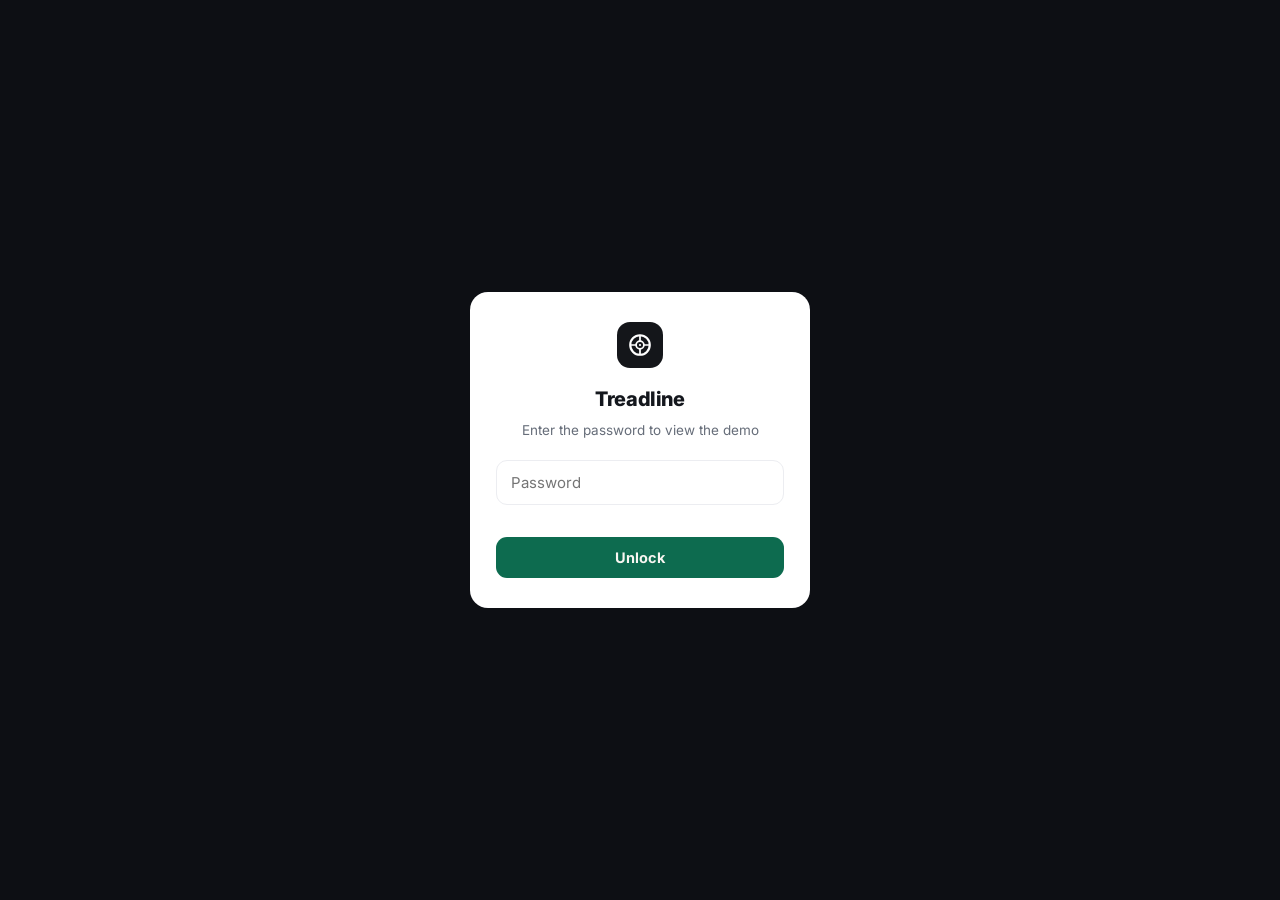
<file: treadline-intake-demo.html>
<!doctype html>
<html lang="en" dir="ltr">
<head>
<meta charset="utf-8" />
<meta name="viewport" content="width=device-width, initial-scale=1" />
<title>Treadline — AI Order Intake (Demo)</title>
<meta name="description" content="WhatsApp, Arabic voice notes and PDF orders read by AI and drafted into Odoo for one-click confirmation." />
<link rel="icon" href="favicon.svg" type="image/svg+xml" />
<link rel="apple-touch-icon" href="icon-192.png" />
<link rel="manifest" href="manifest.webmanifest" />
<meta name="theme-color" content="#14161A" />
<meta name="mobile-web-app-capable" content="yes" />
<meta name="apple-mobile-web-app-capable" content="yes" />
<meta name="apple-mobile-web-app-title" content="Treadline" />
<meta name="apple-mobile-web-app-status-bar-style" content="black-translucent" />
<meta property="og:type" content="website" />
<meta property="og:site_name" content="Treadline" />
<meta property="og:title" content="Treadline — AI order intake" />
<meta property="og:description" content="WhatsApp, Arabic voice notes and PDF orders read by AI and drafted into Odoo for one-click confirmation." />
<meta property="og:image" content="https://adityajain1987.github.io/treadline-demo/og.jpg" />
<meta property="og:image:width" content="1200" />
<meta property="og:image:height" content="630" />
<meta property="og:url" content="https://adityajain1987.github.io/treadline-demo/treadline-intake-demo.html" />
<meta name="twitter:card" content="summary_large_image" />
<meta name="twitter:title" content="Treadline — AI order intake" />
<meta name="twitter:image" content="https://adityajain1987.github.io/treadline-demo/og.jpg" />
<link rel="preconnect" href="https://fonts.googleapis.com">
<link rel="preconnect" href="https://fonts.gstatic.com" crossorigin>
<link href="https://fonts.googleapis.com/css2?family=Inter:wght@400;500;600;700;800&display=swap" rel="stylesheet">
<style>
  :root{
    --ink:#0d0f14; --ink-2:#1f2430; --txt:#14171d; --muted:#666d79; --faint:#9aa0ab;
    --line:#ecedf1; --line-2:#f4f5f7; --bg:#f7f8fa; --card:#ffffff;
    --brand:#14161A; --brand-2:#5E636A; --brand-ink:#14161A; --brand-bg:#eef0fe;
    --ok:#2E3A33; --ok-bg:#e9f6ee; --warn:#8A5A0B; --warn-bg:#fbf3e0;
    --bad:#A33528; --bad-bg:#fdecec; --info:#14161A; --info-bg:#eef0fe;
    --wa:#1aa258; --wa-bg:#e7f6ec;
    --sh-sm:0 1px 1.5px rgba(16,18,24,.04);
    --sh:0 1px 2px rgba(16,18,24,.04),0 1px 3px rgba(16,18,24,.03);
    --sh-lg:0 18px 48px -16px rgba(16,18,24,.22);
    --r:14px;
  }
  *{box-sizing:border-box}
  html,body{height:100%}
  body{margin:0;background:var(--bg);color:var(--txt);
    font-family:"Inter",-apple-system,BlinkMacSystemFont,"Segoe UI",Roboto,"Noto Sans Arabic",sans-serif;
    -webkit-font-smoothing:antialiased;font-size:14px;line-height:1.45;letter-spacing:-.005em}
  .num{font-variant-numeric:tabular-nums}
  /* top bar */
  .top{display:flex;align-items:center;gap:13px;padding:15px 24px;background:var(--card);border-bottom:1px solid var(--line);position:sticky;top:0;z-index:20}
  .brand{display:flex;align-items:center;gap:10px}
  .brand .mark{width:32px;height:32px;border-radius:9px;background:var(--ink);display:grid;place-items:center;color:#fff}
  .brand .mark svg{width:17px;height:17px}
  .brand .nm{font-weight:800;font-size:17px;letter-spacing:-.02em}
  .brand .sub{font-size:12px;color:var(--muted)}
  .sep{width:1px;height:24px;background:var(--line)}
  .badge{font-size:11px;font-weight:700;text-transform:uppercase;letter-spacing:.04em;background:var(--warn-bg);color:var(--warn);padding:4px 9px;border-radius:999px;border:1px solid #f3e3bf}
  .grow{flex:1}
  .adminlink{font-size:12.5px;color:var(--brand-ink);font-weight:700;text-decoration:none;border:1px solid #e2e4fb;background:#f4f5fe;border-radius:10px;padding:8px 12px}
  .toggle{display:flex;border:1px solid var(--line);border-radius:10px;overflow:hidden;background:#fff}
  .toggle button{border:0;background:#fff;padding:8px 12px;font-weight:700;cursor:pointer;color:var(--muted);font-size:13px;font-family:inherit}
  .toggle button.on{background:var(--ink);color:#fff}
  /* workspace */
  .work{display:grid;grid-template-columns:370px 1fr;gap:18px;max-width:1240px;margin:0 auto;padding:20px 24px 50px;align-items:start}
  .card{background:var(--card);border:1px solid var(--line);border-radius:var(--r);box-shadow:var(--sh);overflow:hidden}
  .ch{display:flex;align-items:center;gap:9px;padding:14px 16px;border-bottom:1px solid var(--line-2)}
  .ch h2{font-size:14px;margin:0;font-weight:700}
  .ch .count{margin-inline-start:auto;font-size:11px;color:var(--muted);font-weight:700;background:var(--line-2);padding:3px 9px;border-radius:999px}
  /* inbox */
  .inbox{max-height:78vh;overflow-y:auto}
  .item{display:flex;gap:11px;padding:13px 16px;border-bottom:1px solid var(--line-2);cursor:pointer;transition:background .12s;align-items:flex-start}
  .item:last-child{border-bottom:0}
  .item:hover{background:#fafbfc}
  .item.sel{background:var(--brand-bg)}
  .chan{width:34px;height:34px;border-radius:10px;display:grid;place-items:center;flex:none}
  .chan svg{width:17px;height:17px}
  .chan.wa{background:var(--wa-bg);color:var(--wa)} .chan.pdf{background:var(--bad-bg);color:var(--bad)}
  .chan.voice{background:var(--brand-bg);color:var(--brand)} .chan.excel{background:var(--ok-bg);color:var(--ok)}
  .item .mid{flex:1;min-width:0}
  .item .nm{font-weight:700;font-size:13.5px}
  .item .snip{font-size:12px;color:var(--muted);margin-top:2px;overflow:hidden;text-overflow:ellipsis;white-space:nowrap}
  .item .meta{display:flex;align-items:center;gap:8px;margin-top:6px}
  .item .time{font-size:11px;color:var(--faint)}
  .st{font-size:10.5px;font-weight:800;padding:3px 8px;border-radius:999px;text-transform:uppercase;letter-spacing:.02em}
  .st-new{background:var(--brand-bg);color:var(--brand-ink)} .st-rev{background:var(--warn-bg);color:var(--warn)} .st-draft{background:var(--ok-bg);color:var(--ok)}
  /* detail */
  .detail{min-height:60vh}
  .empty{display:flex;flex-direction:column;align-items:center;justify-content:center;height:60vh;color:var(--muted);text-align:center;padding:30px}
  .empty .ei{width:56px;height:56px;border-radius:16px;background:var(--bg);border:1px solid var(--line);display:grid;place-items:center;margin-bottom:14px}
  .empty .ei svg{width:26px;height:26px;color:var(--faint)}
  .dhead{display:flex;align-items:center;gap:12px;padding:16px 20px;border-bottom:1px solid var(--line-2)}
  .dhead .nm{font-weight:800;font-size:16px} .dhead .mt{font-size:12px;color:var(--muted);display:flex;align-items:center;gap:7px;margin-top:2px}
  .dhead .pill{margin-inline-start:auto;font-size:11px;font-weight:800;padding:5px 11px;border-radius:999px}
  .pill.ok{background:var(--ok-bg);color:var(--ok)} .pill.bad{background:var(--bad-bg);color:var(--bad)}
  .sec{padding:18px 20px;border-bottom:1px solid var(--line-2)}
  .lbl{font-size:11px;color:var(--faint);font-weight:700;text-transform:uppercase;letter-spacing:.04em;margin-bottom:11px;display:flex;align-items:center;gap:7px}
  .lbl svg{width:14px;height:14px}
  /* raw message renders */
  .wabub{background:var(--wa-bg);border-radius:4px 14px 14px 14px;padding:12px 14px;font-size:13.5px;line-height:1.6;max-width:90%;white-space:pre-line}
  .watime{font-size:10px;color:#8aa899;text-align:end;margin-top:4px}
  .voice{display:flex;align-items:center;gap:12px;background:var(--bg);border:1px solid var(--line);border-radius:12px;padding:12px 14px}
  .voice .play{width:34px;height:34px;border-radius:50%;background:var(--brand);color:#fff;display:grid;place-items:center;flex:none}
  .voice .play svg{width:15px;height:15px}
  .wave{flex:1;height:24px;display:flex;align-items:center;gap:3px}
  .wave i{flex:1;background:var(--brand-2);border-radius:2px;opacity:.55}
  .transcript{margin-top:12px;font-size:13.5px;line-height:1.6;color:var(--txt)}
  .transcript b{color:var(--faint);font-weight:700;font-size:11px;text-transform:uppercase;letter-spacing:.03em;display:block;margin-bottom:4px}
  .pdf{background:#fff;border:1px solid var(--line);border-radius:12px;overflow:hidden}
  .pdf .pt{background:var(--bg);border-bottom:1px solid var(--line);padding:10px 14px;font-weight:800;font-size:12px;letter-spacing:.04em;display:flex;align-items:center;gap:8px;color:var(--ink-2)}
  .pdf .pt svg{width:14px;height:14px;color:var(--bad)}
  .pdf .pr{display:flex;justify-content:space-between;padding:9px 14px;font-size:13px;border-bottom:1px solid var(--line-2)}
  .pdf .pr:last-child{border-bottom:0}
  /* extraction */
  .parsing{display:flex;align-items:center;gap:12px;color:var(--muted);font-size:13.5px;padding:6px 0}
  .spin{width:20px;height:20px;border:2.5px solid var(--line);border-top-color:var(--brand);border-radius:50%;animation:sp .7s linear infinite}
  @keyframes sp{to{transform:rotate(360deg)}}
  .exline{display:flex;align-items:center;gap:12px;padding:11px 0;border-bottom:1px dashed var(--line)}
  .exline:last-of-type{border-bottom:0}
  .exq{width:34px;height:34px;border-radius:9px;background:var(--ink);color:#fff;display:grid;place-items:center;font-weight:800;font-size:13px;flex:none}
  .exmid{flex:1;min-width:0}
  .exraw{font-size:11.5px;color:var(--faint)} .exraw b{color:var(--muted);font-weight:600}
  .exmatch{font-weight:700;font-size:13.5px;margin-top:2px;display:flex;align-items:center;gap:7px;flex-wrap:wrap}
  .arrow{color:var(--faint);font-size:12px}
  .conf{font-size:10.5px;font-weight:800;padding:2px 7px;border-radius:999px;text-transform:uppercase;letter-spacing:.02em}
  .cf-high{background:var(--ok-bg);color:var(--ok)} .cf-med{background:var(--warn-bg);color:var(--warn)} .cf-low{background:var(--bad-bg);color:var(--bad)}
  .exprice{text-align:end;font-weight:700;font-size:13.5px;font-variant-numeric:tabular-nums;flex:none}
  .fix{margin-top:8px;display:flex;align-items:center;gap:8px}
  .fix select{flex:1;border:1px solid var(--line);border-radius:9px;padding:8px 10px;font-family:inherit;font-size:13px;background:#fff;color:var(--txt)}
  .fix select:focus{outline:none;border-color:var(--brand);box-shadow:0 0 0 3px rgba(79,70,229,.12)}
  .fix .note{font-size:11.5px;color:var(--warn);font-weight:600}
  .totals{margin-top:14px;background:var(--bg);border:1px solid var(--line);border-radius:12px;padding:13px}
  .trow{display:flex;justify-content:space-between;padding:4px 0;font-size:13px}
  .trow.t{border-top:1px solid var(--line);margin-top:5px;padding-top:9px;font-weight:800;font-size:15px}
  .credit{display:flex;gap:11px;align-items:flex-start;border-radius:12px;padding:12px 14px;font-size:12.5px;margin-top:14px}
  .credit svg{width:17px;height:17px;flex:none;margin-top:1px}
  .credit.ok{background:var(--ok-bg);color:#0f7a38;border:1px solid #cdeccf}
  .credit.bad{background:var(--bad-bg);color:#b3231f;border:1px solid #f5ccc9}
  .credit b{display:block}
  .actions{display:flex;gap:10px;padding:16px 20px}
  .btn{border:0;border-radius:11px;padding:12px 16px;font-weight:800;font-size:13.5px;cursor:pointer;font-family:inherit;display:inline-flex;align-items:center;justify-content:center;gap:8px}
  .btn svg{width:16px;height:16px}
  .btn.primary{background:var(--brand);color:#fff;flex:1}
  .btn.primary:disabled{background:#cbd0d8;cursor:not-allowed}
  .btn.ghost{background:var(--line-2);color:var(--ink-2)}
  .drafted{display:flex;align-items:center;gap:10px;background:var(--ok-bg);border:1px solid #cdeccf;color:#0f7a38;border-radius:12px;padding:13px 15px;margin:16px 20px;font-size:13.5px;font-weight:700}
  .drafted svg{width:18px;height:18px}
  .toast{position:fixed;inset-block-end:26px;inset-inline:0;margin-inline:auto;width:max-content;max-width:90vw;background:var(--ink);color:#fff;padding:12px 18px;border-radius:12px;font-size:13px;font-weight:700;box-shadow:var(--sh-lg);z-index:70;opacity:0;transform:translateY(10px);transition:.2s;pointer-events:none;display:flex;align-items:center;gap:9px}
  .toast.show{opacity:1;transform:none}.toast svg{width:16px;height:16px}
  .backbtn{display:none}
  @media(max-width:900px){.work{grid-template-columns:1fr}.inbox{max-height:none}}
  /* ---- demo nav menu ---- */
  .menubtn{display:inline-flex;align-items:center;gap:6px;font-size:13px;font-weight:700;color:var(--txt);background:#fff;border:1px solid var(--line);border-radius:10px;padding:8px 13px;cursor:pointer;font-family:inherit;white-space:nowrap}
  .menubtn:hover{background:var(--bg)}
  /* ---- guided hint ---- */
  .hintbar{display:flex;align-items:flex-start;gap:10px;background:#eef0fe;border:1px solid #dcdcfb;color:#3730a3;border-radius:12px;padding:11px 14px;font-size:13px;line-height:1.5}
  .hintbar .hi{flex:none;font-size:15px;line-height:1.45}
  .hintbar .htx{flex:1}
  .hintbar .hx{flex:none;border:0;background:transparent;color:#5E636A;cursor:pointer;font-size:15px;line-height:1;padding:0 2px;font-family:inherit;margin-inline-start:4px}
  .hintbar.hidden{display:none}
  .navsheet{position:fixed;inset:0;background:rgba(11,18,32,.5);opacity:0;pointer-events:none;transition:.2s;z-index:200}
  .navsheet.show{opacity:1;pointer-events:auto}
  .navpanel{position:fixed;top:0;inset-inline-end:0;height:100%;width:332px;max-width:88vw;background:#fff;transform:translateX(110%);transition:transform .26s cubic-bezier(.4,0,.2,1);box-shadow:-18px 0 50px -16px rgba(16,18,24,.4);overflow-y:auto;z-index:201;display:flex;flex-direction:column}
  [dir=rtl] .navpanel{transform:translateX(-110%)}
  .navpanel.show{transform:none}
  .np-head{display:flex;align-items:center;gap:10px;padding:18px;border-bottom:1px solid var(--line)}
  .np-mark{width:32px;height:32px;border-radius:9px;background:var(--ink);display:grid;place-items:center}
  .np-nm{font-weight:800;font-size:17px;letter-spacing:-.02em}
  .np-x{margin-inline-start:auto;border:0;background:var(--line-2);border-radius:9px;width:32px;height:32px;cursor:pointer;font-size:15px;color:var(--ink-2);font-family:inherit}
  .np-list{padding:12px;display:flex;flex-direction:column;gap:4px}
  .np-item{display:flex;align-items:center;gap:12px;padding:11px 12px;border-radius:11px;text-decoration:none;color:var(--txt)}
  .np-item:hover{background:var(--bg)}
  .np-item.active{background:var(--brand-bg)}
  .np-ic{width:36px;height:36px;border-radius:10px;background:var(--bg);display:grid;place-items:center;flex:none;color:var(--ink-2)}
  .np-item.active .np-ic{background:#fff;color:var(--brand)}
  .np-ic svg{width:18px;height:18px}
  .np-tx{display:flex;flex-direction:column}
  .np-t{font-weight:700;font-size:14px}
  .np-item.active .np-t{color:var(--brand-ink)}
  .np-s{font-size:11.5px;color:var(--muted);margin-top:1px}
  .np-foot{margin-top:auto;padding:14px 18px;border-top:1px solid var(--line);font-size:11.5px;color:var(--faint)}
  @media(max-width:760px){
    .work{gap:0;padding:14px}
    .detail{display:none}
    .work.has-sel > .card:not(.detail){display:none}
    .work.has-sel .detail{display:block}
    .backbtn{display:grid;place-items:center;border:1px solid var(--line);background:#fff;border-radius:9px;width:36px;height:36px;cursor:pointer;font-family:inherit;font-size:18px;color:var(--ink-2);flex:none}
  }
  @media(max-width:560px){.top{padding:11px 14px;gap:9px}.top .badge,.top .adminlink{display:none}}
</style>
<link rel="stylesheet" href="treadline-theme.css">
</head>
<body>
<script>
(function(){try{if(localStorage.getItem("tl_ok")==="1")return;}catch(e){}
var H="923f691f3e24dfee676c1313c5346ff91bba58e737f2fe0d4b9c5a41af5e43c0",d=document;
function mk(t,s,x){var n=d.createElement(t);if(s)n.setAttribute("style",s);if(x!=null)n.textContent=x;return n;}
var ov=mk("div","position:fixed;inset:0;z-index:99999;background:#0d0f14;display:flex;align-items:center;justify-content:center;font-family:Inter,-apple-system,BlinkMacSystemFont,'Segoe UI',Roboto,'Noto Sans Arabic',sans-serif;padding:20px");
var c=mk("div","background:#fff;border-radius:18px;padding:30px 26px;width:340px;max-width:92vw;box-shadow:0 30px 70px -20px rgba(0,0,0,.5);text-align:center");
var lg=mk("div","width:46px;height:46px;border-radius:13px;background:#14161A;margin:0 auto 16px;display:flex;align-items:center;justify-content:center");(function(){var N2="http://www.w3.org/2000/svg";function s(t,a){var n=d.createElementNS(N2,t);for(var k in a)n.setAttribute(k,a[k]);return n;}var g=s("svg",{viewBox:"0 0 24 24",fill:"none",width:"26",height:"26"});[["circle",{cx:12,cy:12,r:9,stroke:"#fff","stroke-width":"2"}],["circle",{cx:12,cy:12,r:3.6,stroke:"#fff","stroke-width":"1.6"}],["circle",{cx:12,cy:12,r:1,fill:"#fff"}],["path",{d:"M12 3.4V8.2M12 15.8V20.6M3.4 12H8.2M15.8 12H20.6",stroke:"#fff","stroke-width":"1.6","stroke-linecap":"round"}]].forEach(function(e){g.appendChild(s(e[0],e[1]));});lg.appendChild(g);})();
var h=mk("div","font-weight:800;font-size:20px;letter-spacing:-.02em;color:#14171d","Treadline");
var sub=mk("div","color:#666d79;font-size:13.5px;margin:6px 0 20px","Enter the password to view the demo");
var inp=mk("input","width:100%;border:1px solid #ecedf1;border-radius:11px;padding:12px 14px;font-size:15px;font-family:inherit;outline:none;box-sizing:border-box");inp.type="password";inp.placeholder="Password";inp.setAttribute("aria-label","Password");
var err=mk("div","color:#A33528;font-size:12.5px;height:16px;margin:9px 0 3px;font-weight:600","");
var btn=mk("button","width:100%;border:0;border-radius:11px;padding:12px;background:#0D6B4F;color:#F8F6F1;font-weight:700;font-size:14.5px;cursor:pointer;font-family:inherit;margin-top:4px","Unlock");btn.type="button";
function ok(){try{localStorage.setItem("tl_ok","1");}catch(e){}ov.remove();}
async function go(){try{var b=await crypto.subtle.digest("SHA-256",new TextEncoder().encode(inp.value));var x=Array.from(new Uint8Array(b)).map(function(z){return z.toString(16).padStart(2,"0");}).join("");if(x===H)ok();else{err.textContent="Wrong password";inp.value="";inp.focus();}}catch(e){err.textContent="Wrong password";}}
btn.addEventListener("click",go);inp.addEventListener("keydown",function(e){if(e.key==="Enter")go();});
c.appendChild(lg);c.appendChild(h);c.appendChild(sub);c.appendChild(inp);c.appendChild(err);c.appendChild(btn);ov.appendChild(c);
(d.body||d.documentElement).appendChild(ov);setTimeout(function(){inp.focus();},60);
})();
</script>
<div class="top">
  <a class="brand" href="index.html" title="Treadline — all demos"><span class="mark" id="bmark"></span><div><div class="nm">Treadline</a><div class="sub" id="subT"></div></div></div>
  <span class="badge" id="demoTag"></span>
  <div class="grow"></div>
  <div class="toggle"><button id="enBtn" class="on" onclick="setLang('en')">EN</button><button id="arBtn" onclick="setLang('ar')">ع</button></div>
      <button class="menubtn" id="homeLink" type="button" onclick="openNav()"></button>
</div>

<div class="hintbar" id="hintbar" style="margin:14px 16px 0"><span class="hi">💡</span><span class="htx" id="hintText"></span><button class="hx" type="button" aria-label="Dismiss" onclick="this.closest('.hintbar').classList.add('hidden');try{localStorage.setItem('tl_hint_'+(location.pathname.split('/').pop()||'x'),'1')}catch(e){}">✕</button></div>
<div style="padding:0 16px"><div class="dateline" id="tlDateline"></div></div>
<div class="work">
  <div class="card">
    <div class="ch"><h2 data-i18n="inbox"></h2><span class="count" id="inboxCount"></span></div>
    <div class="inbox" id="inbox"></div>
  </div>
  <div class="card detail" id="detail"></div>
</div>
<div class="toast" id="toast"></div>

<script>
const NS="http://www.w3.org/2000/svg";
function el(t,a,k){const n=document.createElement(t);if(a)for(const x in a){const v=a[x];if(v==null)continue;
  if(x==="class")n.className=v;else if(x==="text")n.textContent=v;else if(x==="style")n.setAttribute("style",v);
  else if(x.slice(0,2)==="on"&&typeof v==="function")n.addEventListener(x.slice(2),v);else n.setAttribute(x,v);}
  if(k!=null)(Array.isArray(k)?k:[k]).forEach(c=>{if(c==null||c===false)return;n.appendChild(typeof c==="object"?c:document.createTextNode(String(c)));});return n;}
function sv(t,a,k){const n=document.createElementNS(NS,t);if(a)for(const x in a){if(a[x]!=null)n.setAttribute(x,a[x]);}if(k!=null)(Array.isArray(k)?k:[k]).forEach(c=>{if(c)n.appendChild(c);});return n;}
function clear(n){while(n.firstChild)n.removeChild(n.firstChild);}
function tyg(){return sv("svg",{viewBox:"0 0 24 24",fill:"none",width:"16",height:"16","aria-hidden":"true"},[sv("circle",{cx:12,cy:12,r:9,stroke:"#94a3b8","stroke-width":"2"}),sv("circle",{cx:12,cy:12,r:3.4,stroke:"#94a3b8","stroke-width":"1.6"}),sv("circle",{cx:12,cy:12,r:1,fill:"#64748b"})]);}
function icon(name){const P={
  bag:["M6 7h12l1 13H5z","M9 7a3 3 0 016 0"],
  wa:["M21 11.5a8.5 8.5 0 01-12.6 7.5L3 21l2-5.4A8.5 8.5 0 1121 11.5z"],
  file:["M7 3h8l4 4v14H7z","M15 3v4h4"], sheet:["M4 4h16v16H4z","M4 10h16M4 15h16M10 4v16"],
  mic:["M12 3a3 3 0 00-3 3v6a3 3 0 006 0V6a3 3 0 00-3-3z","M5 11a7 7 0 0014 0","M12 18v3"],
  play:["M7 4l13 8-13 8z"], ai:["M12 3l1.7 4.1L18 9l-4.3 1.9L12 15l-1.7-4.1L6 9l4.3-1.9z","M18.5 14l.8 2 2 .8-2 .8-.8 2-.8-2-2-.8 2-.8z"],
  check:["M20 6 9 17l-5-5"], x:["M18 6 6 18M6 6l12 12"], send:["M22 2 11 13","M22 2 15 22l-4-9-9-4z"],
  lock:["M6 11V8a6 6 0 0112 0v3","M5 11h14v9a1 1 0 01-1 1H6a1 1 0 01-1-1z"],
  inboxic:["M4 13h4l2 3h4l2-3h4","M5 13 7 4h10l2 9v6a1 1 0 01-1 1H6a1 1 0 01-1-1z"]
};const g=sv("svg",{viewBox:"0 0 24 24",fill:"none",stroke:"currentColor","stroke-width":"1.8","stroke-linecap":"round","stroke-linejoin":"round"});(P[name]||[]).forEach(d=>g.appendChild(sv("path",{d})));return g;}

// catalog (consistent with the ordering app)
const products=[
  {id:"p1", brand:"Dunlop", pat:"SP Sport LM705", size:"205/55R16", price:24.500},
  {id:"p2", brand:"Dunlop", pat:"SP Sport LM705", size:"215/60R16", price:27.000},
  {id:"p3", brand:"Dunlop", pat:"Grandtrek AT5", size:"265/70R16", price:39.500},
  {id:"p4", brand:"Dunlop", pat:"Grandtrek PT3", size:"235/65R17", price:42.000},
  {id:"p5", brand:"Dunlop", pat:"Enasave EC300", size:"195/65R15", price:21.000},
  {id:"p6", brand:"Dunlop", pat:"SP Sport Maxx", size:"225/45R17", price:33.500},
  {id:"p7", brand:"Dunlop", pat:"SP LT5", size:"285/75R16", price:55.000},
];
const prod=(id)=>products.find(p=>p.id===id);
const pname=(p)=>p.brand+" "+p.pat+" "+p.size;
const dealers={
  alm:{en:"Al Maha Auto Garage", ar:"كراج المها للسيارات", brEn:"Ghala", brAr:"غلا", avail:750, blocked:false},
  sal:{en:"Salalah Fleet Services", ar:"خدمات أسطول صلالة", brEn:"Salalah", brAr:"صلالة", avail:2700, blocked:false},
  rus:{en:"Rustaq Garage", ar:"كراج الرستاق", brEn:"Rustaq", brAr:"الرستاق", avail:2850, blocked:false},
  mtf:{en:"Muscat Fleet Co.", ar:"شركة أسطول مسقط", brEn:"Wadi Kabir", brAr:"وادي كبير", avail:9000, blocked:false},
  bar:{en:"Barka Motors", ar:"بركاء موتورز", brEn:"Barka", brAr:"بركاء", avail:0, blocked:true},
};

let inbox=[
  {id:"in1", chan:"wa", dealer:"alm", time:"09:12", msgLang:"en", status:"new",
   raw:"Morning 👋 please send 8x 205/55R16 Dunlop SP Sport and 4x Grandtrek 265/70 R16 to Ghala branch. Thanks",
   lines:[{q:8, raw:"8x 205/55R16 Dunlop SP Sport", m:"p1", c:"high"},{q:4, raw:"4x Grandtrek 265/70 R16", m:"p3", c:"high"}]},
  {id:"in2", chan:"wa", dealer:"sal", time:"09:40", msgLang:"ar", status:"new",
   raw:"السلام عليكم، أبغى ١٠ حبات ٢١٥/٦٠ سبورت و ٦ حبات إيناسيف ١٩٥/٦٥. شكراً",
   lines:[{q:10, raw:"١٠ حبات ٢١٥/٦٠ سبورت", m:"p2", c:"high"},{q:6, raw:"٦ حبات إيناسيف ١٩٥/٦٥", m:"p5", c:"high"}]},
  {id:"in3", chan:"voice", dealer:"rus", time:"10:05", msgLang:"en", status:"new", dur:"0:14",
   raw:"send me twenty sport maxx two two five forty five seventeen and ten enasave",
   lines:[{q:20, raw:"twenty sport maxx 225 45 17", m:"p6", c:"high"},{q:10, raw:"ten enasave", m:"p5", c:"med", alts:["p5","p1","p2"]}]},
  {id:"in4", chan:"pdf", dealer:"mtf", time:"10:22", msgLang:"en", status:"review",
   pdf:[["Dunlop SP Sport 215/60R16","12 pcs"],["Grandtrek PT3 235/65 R17","8 pcs"],["AT tyre 285/75 (LT)","6 pcs"]],
   lines:[{q:12, raw:"Dunlop SP Sport 215/60R16", m:"p2", c:"high"},{q:8, raw:"Grandtrek PT3 235/65 R17", m:"p4", c:"high"},{q:6, raw:"AT tyre 285/75 (LT)", m:"p7", c:"med", alts:["p7","p3"]}]},
  {id:"in5", chan:"wa", dealer:"bar", time:"10:48", msgLang:"en", status:"review",
   raw:"need 6x Grandtrek PT3 235/65 urgently for a fleet job",
   lines:[{q:6, raw:"6x Grandtrek PT3 235/65", m:"p4", c:"high"}]},
];

const TXT={
 en:{sub:"AI Order Intake", demo:"Demo · sample data", home:"☰ Menu", hint:"Try it — open Rustaq Garage's voice note or the Arabic WhatsApp order: the AI reads it, matches each tyre, and drafts the order for you to confirm.",
  inbox:"Incoming orders", new:"New", review:"Review", drafted:"Drafted",
  pickOne:"Select an order from the inbox", pickSub:"The AI reads the message, matches each line to a tyre, and drafts a sales order for you to confirm.",
  channelWa:"WhatsApp", channelPdf:"PDF purchase order", channelVoice:"Voice note", channelExcel:"Excel",
  original:"Original message", aiExtract:"AI-extracted order", parsing:"AI is reading the order…", transcript:"Auto-transcript",
  read:"read", confirm:"Confirm the right match:", high:"High", med:"Check", low:"Low",
  subtotal:"Subtotal", vat:"VAT (5%)", total:"Total",
  creditOkT:"Within credit", creditOk:"{name} has {amt} credit available — safe to push.",
  creditOverT:"Exceeds available credit", creditOver:"This order is over {name}'s available credit ({amt}). Needs approval before pushing.",
  creditHoldT:"Dealer on credit hold", creditHold:"{name} has a bounced/overdue cheque — clear it before accepting new orders.",
  push:"Push to Odoo (draft)", reject:"Reject", rejected:"Order rejected",
  draftedMsg:"Draft sales order {so} created in Odoo — awaiting desk confirmation.", pushed:"Draft {so} pushed to Odoo",
  ovrBtn:"Override credit hold & push", ovrOn:"Credit hold overridden — you can push now", ovrTitle:"Credit hold overridden", ovrMsg:"Manager-approved — this order can be pushed to Odoo despite the credit hold.", ovrTag:"credit override"},
 ar:{sub:"استقبال الطلبات بالذكاء الاصطناعي", demo:"عرض تجريبي · بيانات", home:"☰ القائمة", hint:"جرّبها — افتح رسالة Rustaq الصوتية أو طلب واتساب بالعربية: يقرأها الذكاء الاصطناعي، ويطابق كل إطار، ويجهّز الطلب لتأكيده.",
  inbox:"الطلبات الواردة", new:"جديد", review:"مراجعة", drafted:"مُسوّدة",
  pickOne:"اختر طلباً من الوارد", pickSub:"يقرأ الذكاء الاصطناعي الرسالة، ويطابق كل سطر بإطار، ويجهّز أمر بيع لتأكيده.",
  channelWa:"واتساب", channelPdf:"أمر شراء PDF", channelVoice:"رسالة صوتية", channelExcel:"إكسل",
  original:"الرسالة الأصلية", aiExtract:"الطلب المستخرَج", parsing:"يقرأ الذكاء الاصطناعي الطلب…", transcript:"تفريغ تلقائي",
  read:"قرأ", confirm:"أكّد المطابقة الصحيحة:", high:"عالية", med:"تحقّق", low:"منخفضة",
  subtotal:"المجموع الفرعي", vat:"ضريبة (٥٪)", total:"الإجمالي",
  creditOkT:"ضمن حد الائتمان", creditOk:"لدى {name} ائتمان متاح {amt} — آمن للإرسال.",
  creditOverT:"يتجاوز الائتمان المتاح", creditOver:"هذا الطلب يتجاوز ائتمان {name} المتاح ({amt}). يحتاج موافقة قبل الإرسال.",
  creditHoldT:"الوكيل موقوف ائتمانياً", creditHold:"لدى {name} شيك مرتجع/متأخر — سوِّه قبل قبول طلبات جديدة.",
  push:"إرسال إلى Odoo (مسودة)", reject:"رفض", rejected:"تم رفض الطلب",
  draftedMsg:"تم إنشاء مسودة أمر بيع {so} في Odoo — بانتظار تأكيد المكتب.", pushed:"تم إرسال المسودة {so} إلى Odoo",
  ovrBtn:"تجاوز إيقاف الائتمان وإرسال", ovrOn:"تم تجاوز إيقاف الائتمان — يمكنك الإرسال الآن", ovrTitle:"تم تجاوز إيقاف الائتمان", ovrMsg:"بموافقة المدير — يمكن إرسال هذا الطلب إلى Odoo رغم إيقاف الائتمان.", ovrTag:"تجاوز ائتماني"}
};
let lang="en", selId=null, parsing=false, soSeed=2090;
const t=(k)=>TXT[lang][k]||k;
const fmt=(n)=>"OMR "+n.toLocaleString(lang==="ar"?"ar-OM":"en-US",{minimumFractionDigits:3,maximumFractionDigits:3});
const dn=(d)=>dealers[d][lang];
const dbr=(d)=>lang==="ar"?dealers[d].brAr:dealers[d].brEn;
const chanIcon={wa:"wa",pdf:"file",voice:"mic",excel:"sheet"};
const chanName={wa:"channelWa",pdf:"channelPdf",voice:"channelVoice",excel:"channelExcel"};
const orderTotal=(it)=>it.lines.reduce((s,l)=>s+(l.m?prod(l.m).price*l.q:0),0);
const allMatched=(it)=>it.lines.every(l=>l.m);
function setLang(l){lang=l;render();}
function backToInbox(){selId=null;render();}
function toast(m){const tn=document.getElementById("toast");clear(tn);tn.appendChild(icon("check"));tn.appendChild(document.createTextNode(m));tn.classList.add("show");clearTimeout(window._t);window._t=setTimeout(()=>tn.classList.remove("show"),2800);}
function select(id){selId=id;const it=inbox.find(x=>x.id===id);if(it.status==="new"){parsing=true;render();clearTimeout(window._p);window._p=setTimeout(()=>{parsing=false;render();},950);}else{parsing=false;render();}}
function fixMatch(it,idx,pid){it.lines[idx].m=pid;it.lines[idx].c="high";render();}
function pushOrder(it){if(it.status==="drafted")return;const d=dealers[it.dealer];if(!allMatched(it))return;if(!it.creditOverride&&(d.blocked||orderTotal(it)*1.05>d.avail))return;const so="SO-"+(soSeed++);it.status="drafted";it.so=so;render();toast(t("pushed").replace("{so}",so));}
function rejectOrder(it){inbox=inbox.filter(x=>x.id!==it.id);selId=null;render();toast(t("rejected"));}

function render(){
  document.documentElement.lang=lang;document.documentElement.dir=lang==="ar"?"rtl":"ltr";
  document.getElementById("enBtn").classList.toggle("on",lang==="en");
  document.getElementById("arBtn").classList.toggle("on",lang==="ar");
  const bm=document.getElementById("bmark");clear(bm);bm.appendChild(sv("svg",{viewBox:"0 0 24 24",fill:"none",width:"18",height:"18"},[sv("circle",{cx:12,cy:12,r:9,stroke:"#fff","stroke-width":"2"}),sv("circle",{cx:12,cy:12,r:3.6,stroke:"#fff","stroke-width":"1.6"}),sv("circle",{cx:12,cy:12,r:1,fill:"#fff"}),sv("path",{d:"M12 3.4V8.2M12 15.8V20.6M3.4 12H8.2M15.8 12H20.6",stroke:"#fff","stroke-width":"1.6","stroke-linecap":"round"})]));
  document.getElementById("subT").textContent=t("sub");
  document.getElementById("demoTag").textContent=t("demo");
  document.getElementById("homeLink").textContent=t("home");
  var _ht=document.getElementById("hintText"); if(_ht){_ht.textContent=t("hint"); try{if(localStorage.getItem("tl_hint_"+(location.pathname.split("/").pop()||"x"))==="1")document.getElementById("hintbar").classList.add("hidden");}catch(e){}}
  document.querySelectorAll("[data-i18n]").forEach(n=>n.textContent=t(n.dataset.i18n));
  document.querySelector(".work").classList.toggle("has-sel",!!selId);

  // inbox
  document.getElementById("inboxCount").textContent=inbox.length.toLocaleString(lang==="ar"?"ar-OM":"en-US");
  const ib=document.getElementById("inbox");clear(ib);
  inbox.forEach(it=>{
    const stc=it.status==="new"?"st-new":it.status==="review"?"st-rev":"st-draft";
    ib.appendChild(el("div",{class:"item"+(it.id===selId?" sel":""),onclick:()=>select(it.id)},[
      el("div",{class:"chan "+it.chan},icon(chanIcon[it.chan])),
      el("div",{class:"mid"},[
        el("div",{class:"nm",text:dn(it.dealer)}),
        el("div",{class:"snip",text:it.chan==="pdf"?(t("channelPdf")+" · "+it.pdf.length+" lines"):(it.raw||"")}),
        el("div",{class:"meta"},[el("span",{class:"st "+stc,text:t(it.status)}),el("span",{class:"time",text:it.time})])
      ])
    ]));
  });

  // detail
  const dt=document.getElementById("detail");clear(dt);
  if(!selId){dt.appendChild(el("div",{class:"empty"},[el("div",{class:"ei"},icon("inboxic")),el("div",{style:"font-weight:800;color:var(--ink-2);font-size:15px;margin-bottom:5px",text:t("pickOne")}),el("div",{style:"max-width:340px;line-height:1.6",text:t("pickSub")})]));return;}
  const it=inbox.find(x=>x.id===selId), d=dealers[it.dealer];

  dt.appendChild(el("div",{class:"dhead"},[
    el("button",{class:"backbtn",onclick:backToInbox,text:"←"}),
    el("div",{class:"chan "+it.chan},icon(chanIcon[it.chan])),
    el("div",{},[el("div",{class:"nm",text:dn(it.dealer)}),el("div",{class:"mt"},[t(chanName[it.chan])+" · "+dbr(it.dealer)+" · "+it.time])]),
    el("span",{class:"pill "+(d.blocked?"bad":"ok"),text:d.blocked?t("creditHoldT"):fmt(d.avail)})
  ]));

  // original message
  const orig=el("div",{class:"sec"},[el("div",{class:"lbl"},[icon(chanIcon[it.chan]),t("original")])]);
  if(it.chan==="wa"){orig.appendChild(el("div",{class:"wabub"},[it.raw,el("div",{class:"watime",text:it.time+" ✓✓"})]));}
  else if(it.chan==="voice"){
    orig.appendChild(el("div",{class:"voice"},[el("div",{class:"play"},icon("play")),el("div",{class:"wave"},[2,5,9,14,11,17,8,13,6,16,10,7,12,5,9,4,8].map(h=>el("i",{style:"height:"+h+"px"}))),el("span",{style:"font-size:11px;color:var(--muted)",text:it.dur})]));
    orig.appendChild(el("div",{class:"transcript"},[el("b",{text:t("transcript")}),document.createTextNode("“"+it.raw+"”")]));
  } else if(it.chan==="pdf"){
    const doc=el("div",{class:"pdf"},[el("div",{class:"pt"},[icon("file"),"PURCHASE ORDER · "+dn(it.dealer)])]);
    it.pdf.forEach(r=>doc.appendChild(el("div",{class:"pr"},[el("span",{text:r[0]}),el("span",{style:"font-weight:700",text:r[1]})])));
    orig.appendChild(doc);
  }
  dt.appendChild(orig);

  // AI extraction
  const ex=el("div",{class:"sec"},[el("div",{class:"lbl"},[icon("ai"),t("aiExtract")])]);
  if(parsing){ ex.appendChild(el("div",{class:"parsing"},[el("div",{class:"spin"}),el("span",{text:t("parsing")})])); }
  else {
    it.lines.forEach((l,idx)=>{
      const p=l.m?prod(l.m):null;
      const cf=l.c==="high"?"cf-high":l.c==="med"?"cf-med":"cf-low";
      const row=el("div",{class:"exline"},[
        el("div",{class:"exq num",text:l.q.toLocaleString(lang==="ar"?"ar-OM":"en-US")+"×"}),
        el("div",{class:"exmid"},[
          el("div",{class:"exraw"},[t("read")+": ",el("b",{text:"“"+l.raw+"”"})]),
          el("div",{class:"exmatch"},[tyg(),p?pname(p):"—",el("span",{class:"arrow"},"→"),el("span",{class:"conf "+cf,text:t(l.c)})])
        ]),
        el("div",{class:"exprice",text:p?fmt(p.price*l.q):"—"})
      ]);
      ex.appendChild(row);
      if(l.c!=="high"){
        const sel=el("select",{onchange:(e)=>fixMatch(it,idx,e.target.value)}, products.map(pp=>el("option",{value:pp.id,selected:pp.id===l.m?"true":null,text:pname(pp)})));
        ex.appendChild(el("div",{class:"fix"},[el("span",{class:"note",text:t("confirm")}),sel]));
      }
    });
    const sub=orderTotal(it), vat=sub*0.05, total=sub+vat;
    ex.appendChild(el("div",{class:"totals"},[
      el("div",{class:"trow"},[el("span",{text:t("subtotal")}),el("span",{class:"num",text:fmt(sub)})]),
      el("div",{class:"trow"},[el("span",{text:t("vat")}),el("span",{class:"num",text:fmt(vat)})]),
      el("div",{class:"trow t"},[el("span",{text:t("total")}),el("span",{class:"num",text:fmt(total)})])
    ]));
    // credit check (with manual override)
    const over=!d.blocked&&total>d.avail;
    const creditBad=d.blocked||over;
    if(creditBad && !it.creditOverride){
      ex.appendChild(el("div",{class:"credit bad"},[icon("lock"),el("div",{style:"flex:1"},[
        el("b",{text:d.blocked?t("creditHoldT"):t("creditOverT")}),
        document.createTextNode(d.blocked?t("creditHold").replace("{name}",dn(it.dealer)):t("creditOver").replace("{name}",dn(it.dealer)).replace("{amt}",fmt(d.avail))),
        el("button",{class:"btn ghost",style:"margin-top:11px;padding:8px 12px",onclick:()=>{it.creditOverride=true;render();toast(t("ovrOn"));}},[icon("lock"),el("span",{text:t("ovrBtn")})])
      ])]));
    } else if(it.creditOverride){
      ex.appendChild(el("div",{class:"credit",style:"background:var(--info-bg);border:1px solid #dfe1fb;color:var(--brand-ink)"},[icon("check"),el("div",{style:"flex:1"},[el("b",{text:t("ovrTitle")}),document.createTextNode(t("ovrMsg"))])]));
    } else {
      ex.appendChild(el("div",{class:"credit ok"},[icon("check"),el("div",{},[el("b",{text:t("creditOkT")}),document.createTextNode(t("creditOk").replace("{name}",dn(it.dealer)).replace("{amt}",fmt(d.avail)))])]));
    }
  }
  dt.appendChild(ex);

  // actions / drafted state
  if(it.status==="drafted"){
    dt.appendChild(el("div",{class:"drafted"},[icon("check"),el("span",{text:t("draftedMsg").replace("{so}",it.so)+(it.creditOverride?" ("+t("ovrTag")+")":"")})]));
  } else if(!parsing){
    const creditOk = it.creditOverride || (!d.blocked && (orderTotal(it)*1.05)<=d.avail);
    const canPush = creditOk && allMatched(it);
    dt.appendChild(el("div",{class:"actions"},[
      el("button",{class:"btn primary",disabled:canPush?null:"true",onclick:()=>pushOrder(it)},[canPush?icon("send"):icon("lock"),el("span",{text:t("push")})]),
      el("button",{class:"btn ghost",onclick:()=>rejectOrder(it)},[icon("x"),el("span",{text:t("reject")})])
    ]));
  }
}
render();
</script>
<div class="navsheet" id="navsheet" onclick="if(event.target===this)closeNav()"></div>
<aside class="navpanel" id="navpanel">
  <div class="np-head">
    <span class="np-mark"><svg viewBox="0 0 24 24" fill="none" width="18" height="18"><circle cx="12" cy="12" r="9" stroke="#fff" stroke-width="2"/><circle cx="12" cy="12" r="3.6" stroke="#fff" stroke-width="1.6"/><circle cx="12" cy="12" r="1" fill="#fff"/><path d="M12 3.4V8.2M12 15.8V20.6M3.4 12H8.2M15.8 12H20.6" stroke="#fff" stroke-width="1.6" stroke-linecap="round"/></svg></span>
    <span class="np-nm">Treadline</span>
    <button class="np-x" type="button" onclick="closeNav()">✕</button>
  </div>
  <div class="np-list">
    <a class="np-item" href="index.html"><span class="np-ic"><svg viewBox="0 0 24 24" fill="none" stroke="currentColor" stroke-width="1.8" stroke-linecap="round" stroke-linejoin="round"><path d="M3 11l9-8 9 8M5 10v10h14V10"/></svg></span><span class="np-tx"><span class="np-t">Overview</span><span class="np-s">All six views</span></span></a>
    <a class="np-item" href="treadline-pricebook-demo.html"><span class="np-ic"><svg viewBox="0 0 24 24" fill="none" stroke="currentColor" stroke-width="1.8" stroke-linecap="round" stroke-linejoin="round"><path d="M20.6 13.4 13.4 20.6a2 2 0 0 1-2.8 0l-7.2-7.2A2 2 0 0 1 2.8 12V4.8A2 2 0 0 1 4.8 2.8H12a2 2 0 0 1 1.4.6l7.2 7.2a2 2 0 0 1 0 2.8z"/><path d="M7.5 7.5h.01"/></svg></span><span class="np-tx"><span class="np-t">Price book</span><span class="np-s">Per-dealer price lists</span></span></a>
    <a class="np-item" href="treadline-order-demo.html"><span class="np-ic"><svg viewBox="0 0 24 24" fill="none" stroke="currentColor" stroke-width="1.8" stroke-linecap="round" stroke-linejoin="round"><path d="M6 6h15l-1.6 9H7.5z"/><path d="M6 6 5.2 3H2"/><path d="M9 20a1 1 0 100-2 1 1 0 000 2zM18 20a1 1 0 100-2 1 1 0 000 2z"/></svg></span><span class="np-tx"><span class="np-t">Dealer ordering app</span><span class="np-s">Browse &amp; order tyres</span></span></a>
    <a class="np-item" href="treadline-intake-demo.html"><span class="np-ic"><svg viewBox="0 0 24 24" fill="none" stroke="currentColor" stroke-width="1.8" stroke-linecap="round" stroke-linejoin="round"><path d="M12 3l1.7 4.1L18 9l-4.3 1.9L12 15l-1.7-4.1L6 9z"/></svg></span><span class="np-tx"><span class="np-t">AI order intake</span><span class="np-s">WhatsApp / PDF → Odoo</span></span></a>
    <a class="np-item" href="treadline-demo.html"><span class="np-ic"><svg viewBox="0 0 24 24" fill="none" stroke="currentColor" stroke-width="1.8" stroke-linecap="round" stroke-linejoin="round"><path d="M3 3h7v7H3zM14 3h7v7h-7zM14 14h7v7h-7zM3 14h7v7H3z"/></svg></span><span class="np-tx"><span class="np-t">Distributor dashboard</span><span class="np-s">Cheque &amp; credit control</span></span></a>
    <a class="np-item" href="treadline-reorder-demo.html"><span class="np-ic"><svg viewBox="0 0 24 24" fill="none" stroke="currentColor" stroke-width="1.8" stroke-linecap="round" stroke-linejoin="round"><path d="M3 8 12 3l9 5v8l-9 5-9-5z"/><path d="M3 8l9 5 9-5"/></svg></span><span class="np-tx"><span class="np-t">Re-order planner</span><span class="np-s">Forecast &amp; purchase orders</span></span></a>
    <a class="np-item" href="treadline-backtest-demo.html"><span class="np-ic"><svg viewBox="0 0 24 24" fill="none" stroke="currentColor" stroke-width="1.8" stroke-linecap="round" stroke-linejoin="round"><path d="M12 21a9 9 0 100-18 9 9 0 000 18z"/><path d="M12 16a4 4 0 100-8 4 4 0 000 8z"/><path d="M12 13a1 1 0 100-2 1 1 0 000 2z"/></svg></span><span class="np-tx"><span class="np-t">Forecast backtest</span><span class="np-s">Proof on real history</span></span></a>
  </div>
  <div class="np-foot">Treadline · demo with sample data</div>
</aside>
<script>
function openNav(){document.getElementById('navsheet').classList.add('show');document.getElementById('navpanel').classList.add('show');}
function closeNav(){document.getElementById('navsheet').classList.remove('show');document.getElementById('navpanel').classList.remove('show');}
(function(){var p=(location.pathname.split('/').pop()||'index.html');Array.prototype.forEach.call(document.querySelectorAll('.navpanel .np-item'),function(a){if(a.getAttribute('href')===p)a.classList.add('active');});})();
</script>

<script>
/* Dateline — one of the two signature objects (DESIGN.md).
   Answers "is this live, from where, as at when" — the first question a
   finance manager asks. The source line reads SAMPLE DATA, not ODOO,
   because nothing is wired to an ERP yet; printing "SOURCE: ODOO" on a
   demo would be a false claim on the face of every screen. In the live
   product this line carries the real ERP name and sync time. */
(function(){
  var el=document.getElementById("tlDateline"); if(!el) return;
  var DOC={en:"Order intake log", ar:"سجل استلام الطلبات"};
  function paint(){
    var ar=document.documentElement.lang==="ar";
    var d=new Date(2026,5,28,14,32);
    var when=d.toLocaleString(ar?"ar-OM":"en-GB",{day:"2-digit",month:"short",year:"numeric",hour:"2-digit",minute:"2-digit",hour12:false});
    while(el.firstChild)el.removeChild(el.firstChild);
    el.appendChild(document.createTextNode(
      (ar?DOC.ar:DOC.en)+" \u00b7 "+(ar?"شركة الخليج للإطارات":"Gulf Tyre Co.")+
      " \u00b7 "+(ar?"حتى":"as at")+" "+when+" GST \u00b7 "));
    var src=document.createElement("span");
    src.className="live";
    src.textContent=ar?"المصدر: بيانات تجريبية — غير متصل":"source: sample data \u2014 not connected";
    el.appendChild(src);
  }
  paint();
  new MutationObserver(paint).observe(document.documentElement,{attributes:true,attributeFilter:["lang","dir"]});
})();
</script>
</body>
</html>
</file>
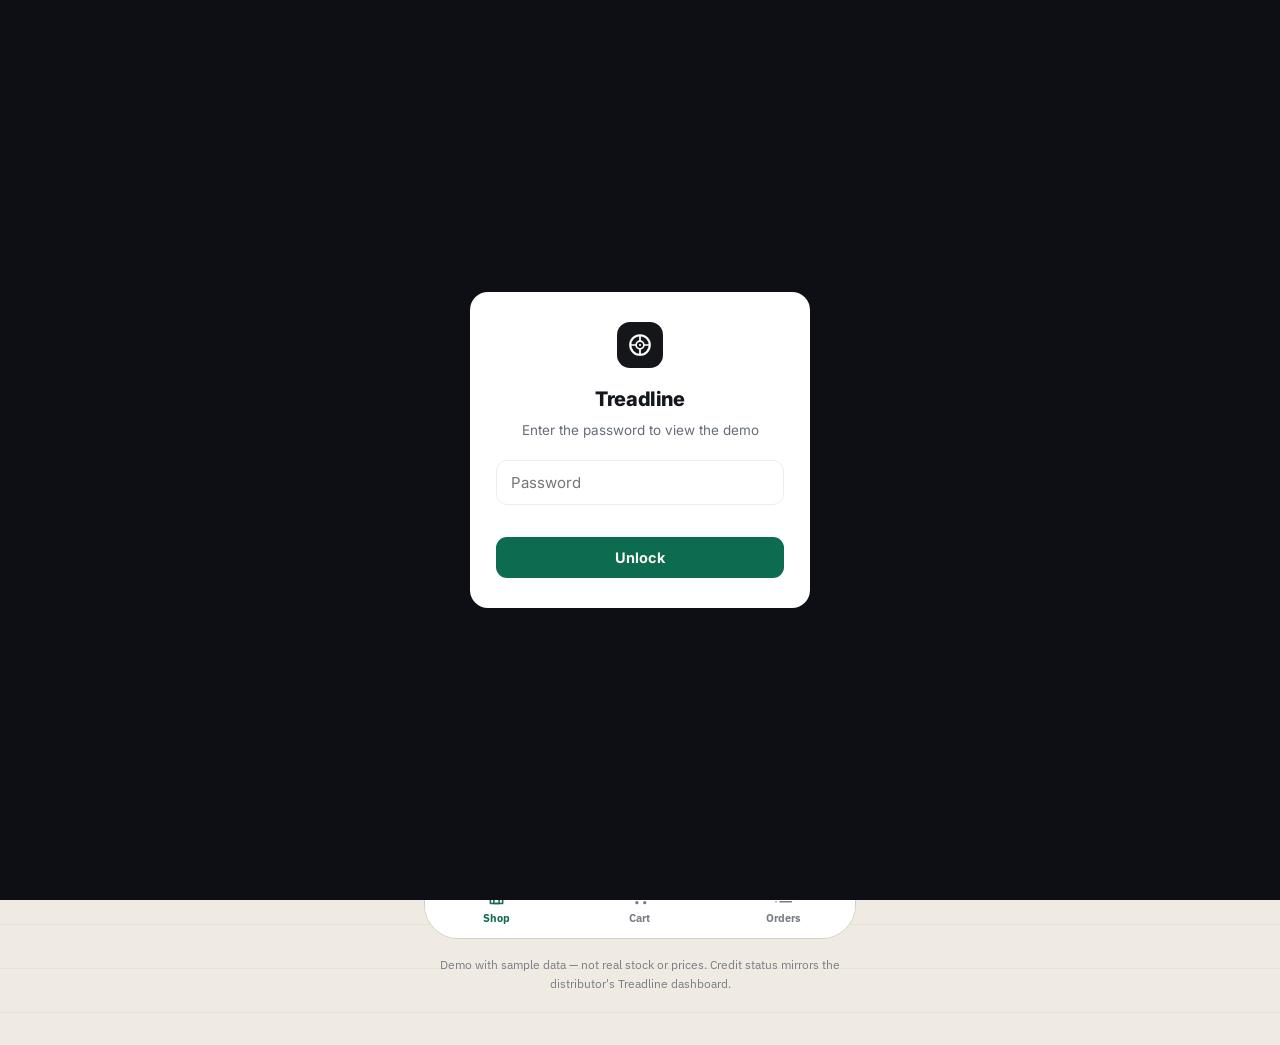
<file: treadline-order-demo.html>
<!doctype html>
<html lang="en" dir="ltr">
<head>
<meta charset="utf-8" />
<meta name="viewport" content="width=device-width, initial-scale=1" />
<title>Treadline — Dealer Ordering App (Demo)</title>
<meta name="description" content="Dealers browse tyres, see live stock and their price, and order in seconds — with credit-aware checkout." />
<link rel="icon" href="favicon.svg" type="image/svg+xml" />
<link rel="apple-touch-icon" href="icon-192.png" />
<link rel="manifest" href="manifest.webmanifest" />
<meta name="theme-color" content="#14161A" />
<meta name="mobile-web-app-capable" content="yes" />
<meta name="apple-mobile-web-app-capable" content="yes" />
<meta name="apple-mobile-web-app-title" content="Treadline" />
<meta name="apple-mobile-web-app-status-bar-style" content="black-translucent" />
<meta property="og:type" content="website" />
<meta property="og:site_name" content="Treadline" />
<meta property="og:title" content="Treadline — Dealer ordering app" />
<meta property="og:description" content="Dealers browse tyres, see live stock and their price, and order in seconds — with credit-aware checkout." />
<meta property="og:image" content="https://adityajain1987.github.io/treadline-demo/og.jpg" />
<meta property="og:image:width" content="1200" />
<meta property="og:image:height" content="630" />
<meta property="og:url" content="https://adityajain1987.github.io/treadline-demo/treadline-order-demo.html" />
<meta name="twitter:card" content="summary_large_image" />
<meta name="twitter:title" content="Treadline — Dealer ordering app" />
<meta name="twitter:image" content="https://adityajain1987.github.io/treadline-demo/og.jpg" />
<link rel="preconnect" href="https://fonts.googleapis.com">
<link rel="preconnect" href="https://fonts.gstatic.com" crossorigin>
<link href="https://fonts.googleapis.com/css2?family=Inter:wght@400;500;600;700;800&display=swap" rel="stylesheet">
<style>
  :root{
    --ink:#0d0f14; --ink-2:#1f2430; --txt:#14171d; --muted:#666d79; --faint:#9aa0ab;
    --line:#ecedf1; --line-2:#f4f5f7; --bg:#f7f8fa; --card:#ffffff;
    --brand:#14161A; --brand-2:#5E636A; --brand-ink:#14161A; --brand-bg:#eef0fe;
    --ok:#2E3A33; --ok-bg:#e9f6ee; --warn:#8A5A0B; --warn-bg:#fbf3e0;
    --bad:#A33528; --bad-bg:#fdecec; --info:#14161A; --info-bg:#eef0fe;
    --sh:0 1px 2px rgba(16,18,24,.04),0 1px 3px rgba(16,18,24,.03);
    --sh-lg:0 24px 60px -22px rgba(16,18,24,.30);
  }
  *{box-sizing:border-box}
  body{margin:0;font-family:"Inter",-apple-system,BlinkMacSystemFont,"Segoe UI",Roboto,"Noto Sans Arabic",sans-serif;
    -webkit-font-smoothing:antialiased;font-size:14px;color:var(--txt);letter-spacing:-.005em;
    background:radial-gradient(1200px 600px at 50% -10%, #eef0fe 0%, var(--bg) 55%);min-height:100vh}
  .num{font-variant-numeric:tabular-nums}
  .stage{display:flex;flex-direction:column;align-items:center;padding:20px 16px 40px}
  /* toolbar above the phone */
  .toolbar{width:100%;max-width:860px;display:flex;align-items:center;gap:12px;flex-wrap:wrap;margin-bottom:20px}
  .brand{display:flex;align-items:center;gap:10px;font-weight:800;font-size:18px}
  .brand .mark{width:32px;height:32px;border-radius:9px;background:#14161A;display:grid;place-items:center;color:#fff}
  .badge{font-size:11px;font-weight:700;text-transform:uppercase;letter-spacing:.04em;background:var(--warn-bg);color:var(--warn);padding:4px 9px;border-radius:999px;border:1px solid #fde68a}
  .grow{flex:1}
  .ctrl{display:flex;align-items:center;gap:7px;background:#fff;border:1px solid var(--line);border-radius:10px;padding:5px 6px 5px 11px;box-shadow:var(--sh)}
  .ctrl label{font-size:11px;color:var(--muted);font-weight:700}
  .ctrl select{border:0;background:transparent;font-family:inherit;font-weight:700;font-size:13px;color:var(--txt);cursor:pointer;outline:none}
  .toggle{display:flex;border:1px solid var(--line);border-radius:10px;overflow:hidden;background:#fff;box-shadow:var(--sh)}
  .toggle button{border:0;background:#fff;padding:8px 12px;font-weight:700;cursor:pointer;color:var(--muted);font-size:13px;font-family:inherit}
  .toggle button.on{background:var(--ink);color:#fff}
  .adminlink{font-size:12.5px;color:var(--brand-ink);font-weight:700;text-decoration:none;border:1px solid #e2e4fb;background:#f4f5fe;border-radius:10px;padding:8px 12px}

  /* phone */
  .phone{width:432px;max-width:96vw;height:872px;max-height:86vh;background:#fff;border-radius:34px;border:1px solid var(--line);
    box-shadow:var(--sh-lg);overflow:hidden;display:flex;flex-direction:column;position:relative}
  .appbar{padding:16px 18px 14px;background:var(--ink);color:#fff;flex:none}
  .appbar .r1{display:flex;align-items:center;gap:10px}
  .appbar .nm{font-weight:800;font-size:15px}
  .appbar .sub{font-size:11.5px;color:#9fb6c7;margin-top:1px}
  .appbar .cart{margin-inline-start:auto;position:relative;width:38px;height:38px;border-radius:11px;background:rgba(255,255,255,.12);display:grid;place-items:center;cursor:pointer;border:0;color:#fff}
  .appbar .cart svg{width:18px;height:18px}
  .appbar .cart .b{position:absolute;top:-5px;inset-inline-end:-5px;background:var(--brand-2);color:#ffffff;font-size:10px;font-weight:800;min-width:18px;height:18px;border-radius:999px;display:grid;place-items:center;padding:0 4px}
  .credit{margin-top:13px;background:rgba(255,255,255,.08);border:1px solid rgba(255,255,255,.12);border-radius:13px;padding:11px 13px;display:flex;align-items:center;gap:11px}
  .credit .ck{font-size:11px;color:#9fb6c7;font-weight:600}
  .credit .cv{font-weight:800;font-size:16px;color:#fff;margin-top:1px}
  .credit .pill{margin-inline-start:auto;font-size:11px;font-weight:800;padding:5px 10px;border-radius:999px}
  .pill.ok{background:rgba(21,163,74,.2);color:#7ff0a8} .pill.bad{background:rgba(220,38,38,.22);color:#ffb4b4}

  .screen{flex:1;overflow-y:auto;background:var(--bg)}
  .pad{padding:16px 16px 22px}
  .search{display:flex;align-items:center;gap:9px;background:#fff;border:1px solid var(--line);border-radius:12px;padding:11px 13px;margin-bottom:12px}
  .search svg{width:17px;height:17px;color:var(--faint)} .search input{border:0;outline:none;font-family:inherit;font-size:14px;width:100%;background:transparent}
  .chips{display:flex;gap:7px;overflow-x:auto;padding-bottom:12px;margin-bottom:4px;scrollbar-width:none;-ms-overflow-style:none;-webkit-overflow-scrolling:touch}
  .chips::-webkit-scrollbar{display:none}
  .chips button{flex:none;border:1px solid var(--line);background:#fff;border-radius:999px;padding:7px 13px;font-size:12.5px;font-weight:700;cursor:pointer;color:var(--muted);font-family:inherit}
  .chips button.on{background:var(--ink);color:#fff;border-color:var(--ink)}

  .prod{background:#fff;border:1px solid var(--line);border-radius:16px;padding:13px;margin-bottom:12px;box-shadow:var(--sh);display:flex;gap:13px}
  .tyre{width:62px;height:62px;flex:none;border-radius:14px;background:linear-gradient(135deg,#0f172a,#1e293b);display:grid;place-items:center}
  .tyre svg{width:42px;height:42px}
  .prod .info{flex:1;min-width:0}
  .prod .brand2{font-size:11px;color:var(--brand-ink);font-weight:800;text-transform:uppercase;letter-spacing:.03em}
  .prod .size{font-weight:800;font-size:16px;margin-top:1px}
  .prod .spec{font-size:12px;color:var(--muted);margin-top:2px}
  .stock{display:inline-flex;align-items:center;gap:5px;font-size:11.5px;font-weight:700;margin-top:7px;padding:3px 9px;border-radius:999px}
  .stock::before{content:"";width:6px;height:6px;border-radius:50%;background:currentColor}
  .s-ok{background:var(--ok-bg);color:var(--ok)} .s-low{background:var(--warn-bg);color:var(--warn)} .s-out{background:var(--bad-bg);color:var(--bad)}
  .pr3{display:flex;align-items:flex-end;justify-content:space-between;margin-top:11px;gap:10px}
  .price .list{font-size:11px;color:var(--faint);text-decoration:line-through}
  .price .you{font-weight:800;font-size:17px}
  .price .yt{font-size:10px;color:var(--brand-ink);font-weight:700;text-transform:uppercase;letter-spacing:.03em}
  .stepper{display:flex;align-items:center;gap:0;border:1px solid var(--line);border-radius:10px;overflow:hidden}
  .stepper button{border:0;background:#fff;width:32px;height:34px;cursor:pointer;font-family:inherit;color:var(--ink-2);display:grid;place-items:center}
  .stepper button:disabled{opacity:.35;cursor:not-allowed}
  .stepper svg{width:14px;height:14px}
  .stepper .q{min-width:30px;text-align:center;font-weight:800}
  .add{border:0;background:var(--brand);color:#fff;border-radius:10px;padding:9px 15px;font-weight:800;font-size:13px;cursor:pointer;font-family:inherit}
  .add:disabled{background:#cbd5e1;cursor:not-allowed}

  /* cart */
  .citem{background:#fff;border:1px solid var(--line);border-radius:14px;padding:12px;margin-bottom:11px;display:flex;gap:12px;align-items:center}
  .citem .tyre{width:48px;height:48px;border-radius:11px}.citem .tyre svg{width:32px;height:32px}
  .citem .nm{font-weight:800;font-size:14px}.citem .sp{font-size:11.5px;color:var(--muted)}
  .citem .rm{border:0;background:transparent;color:var(--faint);cursor:pointer;font-size:16px;font-family:inherit}
  .summary{background:#fff;border:1px solid var(--line);border-radius:16px;padding:15px;box-shadow:var(--sh);margin-top:4px}
  .srow{display:flex;justify-content:space-between;padding:6px 0;font-size:13.5px}
  .srow.tot{border-top:1px solid var(--line);margin-top:6px;padding-top:11px;font-weight:800;font-size:16px}
  .creditbox{background:var(--bg);border:1px solid var(--line);border-radius:13px;padding:12px;margin-top:13px}
  .creditbox .cr{display:flex;justify-content:space-between;font-size:12.5px;padding:3px 0}
  .hold{display:flex;gap:10px;align-items:flex-start;background:var(--bad-bg);border:1px solid #f6cccc;color:#b91c1c;border-radius:13px;padding:12px 13px;margin-top:13px;font-size:12.5px}
  .hold svg{width:17px;height:17px;flex:none;margin-top:1px}
  .checkout{width:100%;border:0;border-radius:13px;padding:14px;font-weight:800;font-size:15px;cursor:pointer;font-family:inherit;margin-top:14px;background:var(--brand);color:#fff;display:flex;align-items:center;justify-content:center;gap:9px}
  .checkout:disabled{background:#cbd5e1;cursor:not-allowed}
  .checkout svg{width:18px;height:18px}
  .empty{text-align:center;color:var(--muted);padding:50px 20px;font-size:13.5px}
  .empty .ei{width:54px;height:54px;border-radius:16px;background:#fff;border:1px solid var(--line);display:grid;place-items:center;margin:0 auto 14px}
  .empty .ei svg{width:26px;height:26px;color:var(--faint)}

  /* orders */
  .order{background:#fff;border:1px solid var(--line);border-radius:15px;padding:14px;margin-bottom:12px;box-shadow:var(--sh)}
  .order .o1{display:flex;align-items:center;gap:9px}
  .order .oid{font-weight:800}.order .od{font-size:11.5px;color:var(--muted)}
  .ostat{margin-inline-start:auto;font-size:11px;font-weight:800;padding:4px 10px;border-radius:999px}
  .o-deliv{background:var(--ok-bg);color:var(--ok)} .o-disp{background:var(--info-bg);color:var(--info)} .o-conf{background:var(--warn-bg);color:var(--warn)}
  .order .oitems{font-size:12.5px;color:var(--muted);margin-top:8px}
  .order .o3{display:flex;align-items:center;justify-content:space-between;margin-top:11px;border-top:1px solid var(--line-2);padding-top:11px}
  .order .otot{font-weight:800}
  .reorder{border:1px solid var(--line);background:#fff;border-radius:10px;padding:8px 13px;font-weight:700;font-size:12.5px;cursor:pointer;font-family:inherit;color:var(--ink-2)}

  .tabs{display:flex;border-top:1px solid var(--line);background:#fff;flex:none}
  .tabs button{flex:1;border:0;background:#fff;padding:11px 0 13px;cursor:pointer;font-family:inherit;color:var(--faint);font-weight:700;font-size:11px;display:flex;flex-direction:column;align-items:center;gap:4px;position:relative}
  .tabs button svg{width:21px;height:21px}
  .tabs button.on{color:var(--brand-ink)}
  .tabs button .tb{position:absolute;top:-1px;inset-inline-end:50%;transform:translateX(50%);margin-inline-start:14px;background:var(--brand);color:#fff;font-size:9px;font-weight:800;min-width:16px;height:16px;border-radius:999px;display:grid;place-items:center;padding:0 4px}

  .toast{position:fixed;inset-block-end:26px;inset-inline:0;margin-inline:auto;width:max-content;max-width:90vw;background:var(--ink);color:#fff;padding:12px 18px;border-radius:12px;font-size:13px;font-weight:700;box-shadow:var(--sh-lg);z-index:70;opacity:0;transform:translateY(10px);transition:.2s;pointer-events:none;display:flex;align-items:center;gap:9px}
  .toast.show{opacity:1;transform:none}.toast svg{width:16px;height:16px}
  .note{width:100%;max-width:432px;text-align:center;color:var(--faint);font-size:11.5px;margin-top:16px;line-height:1.7}
  /* ---- demo nav menu ---- */
  .menubtn{display:inline-flex;align-items:center;gap:6px;font-size:13px;font-weight:700;color:var(--txt);background:#fff;border:1px solid var(--line);border-radius:10px;padding:8px 13px;cursor:pointer;font-family:inherit;white-space:nowrap}
  .menubtn:hover{background:var(--bg)}
  /* ---- guided hint ---- */
  .hintbar{display:flex;align-items:flex-start;gap:10px;background:#eef0fe;border:1px solid #dcdcfb;color:#3730a3;border-radius:12px;padding:11px 14px;font-size:13px;line-height:1.5}
  .hintbar .hi{flex:none;font-size:15px;line-height:1.45}
  .hintbar .htx{flex:1}
  .hintbar .hx{flex:none;border:0;background:transparent;color:#5E636A;cursor:pointer;font-size:15px;line-height:1;padding:0 2px;font-family:inherit;margin-inline-start:4px}
  .hintbar.hidden{display:none}
  .navsheet{position:fixed;inset:0;background:rgba(11,18,32,.5);opacity:0;pointer-events:none;transition:.2s;z-index:200}
  .navsheet.show{opacity:1;pointer-events:auto}
  .navpanel{position:fixed;top:0;inset-inline-end:0;height:100%;width:332px;max-width:88vw;background:#fff;transform:translateX(110%);transition:transform .26s cubic-bezier(.4,0,.2,1);box-shadow:-18px 0 50px -16px rgba(16,18,24,.4);overflow-y:auto;z-index:201;display:flex;flex-direction:column}
  [dir=rtl] .navpanel{transform:translateX(-110%)}
  .navpanel.show{transform:none}
  .np-head{display:flex;align-items:center;gap:10px;padding:18px;border-bottom:1px solid var(--line)}
  .np-mark{width:32px;height:32px;border-radius:9px;background:var(--ink);display:grid;place-items:center}
  .np-nm{font-weight:800;font-size:17px;letter-spacing:-.02em}
  .np-x{margin-inline-start:auto;border:0;background:var(--line-2);border-radius:9px;width:32px;height:32px;cursor:pointer;font-size:15px;color:var(--ink-2);font-family:inherit}
  .np-list{padding:12px;display:flex;flex-direction:column;gap:4px}
  .np-item{display:flex;align-items:center;gap:12px;padding:11px 12px;border-radius:11px;text-decoration:none;color:var(--txt)}
  .np-item:hover{background:var(--bg)}
  .np-item.active{background:var(--brand-bg)}
  .np-ic{width:36px;height:36px;border-radius:10px;background:var(--bg);display:grid;place-items:center;flex:none;color:var(--ink-2)}
  .np-item.active .np-ic{background:#fff;color:var(--brand)}
  .np-ic svg{width:18px;height:18px}
  .np-tx{display:flex;flex-direction:column}
  .np-t{font-weight:700;font-size:14px}
  .np-item.active .np-t{color:var(--brand-ink)}
  .np-s{font-size:11.5px;color:var(--muted);margin-top:1px}
  .np-foot{margin-top:auto;padding:14px 18px;border-top:1px solid var(--line);font-size:11.5px;color:var(--faint)}
  @media(max-width:560px){
    body{background:#fff}
    .stage{padding:0;height:100vh;height:100dvh;display:flex;flex-direction:column}
    .toolbar{flex:none;flex-wrap:wrap;gap:8px 10px;margin:0;padding:10px 12px;background:#fff;border-bottom:1px solid var(--line);z-index:30}
    .toolbar .badge{display:none}
    .ctrl{flex-basis:100%;order:9;min-width:0;padding:6px 9px 6px 12px}
    .ctrl label{display:inline-flex}
    .ctrl select{max-width:none;width:100%}
    .phone{flex:1;min-height:0;width:100%;max-width:100%;height:auto;max-height:none;border:0;border-radius:0;box-shadow:none}
    .note{display:none}
  }
</style>
<link rel="stylesheet" href="treadline-theme.css">
</head>
<body>
<script>
(function(){try{if(localStorage.getItem("tl_ok")==="1")return;}catch(e){}
var H="923f691f3e24dfee676c1313c5346ff91bba58e737f2fe0d4b9c5a41af5e43c0",d=document;
function mk(t,s,x){var n=d.createElement(t);if(s)n.setAttribute("style",s);if(x!=null)n.textContent=x;return n;}
var ov=mk("div","position:fixed;inset:0;z-index:99999;background:#0d0f14;display:flex;align-items:center;justify-content:center;font-family:Inter,-apple-system,BlinkMacSystemFont,'Segoe UI',Roboto,'Noto Sans Arabic',sans-serif;padding:20px");
var c=mk("div","background:#fff;border-radius:18px;padding:30px 26px;width:340px;max-width:92vw;box-shadow:0 30px 70px -20px rgba(0,0,0,.5);text-align:center");
var lg=mk("div","width:46px;height:46px;border-radius:13px;background:#14161A;margin:0 auto 16px;display:flex;align-items:center;justify-content:center");(function(){var N2="http://www.w3.org/2000/svg";function s(t,a){var n=d.createElementNS(N2,t);for(var k in a)n.setAttribute(k,a[k]);return n;}var g=s("svg",{viewBox:"0 0 24 24",fill:"none",width:"26",height:"26"});[["circle",{cx:12,cy:12,r:9,stroke:"#fff","stroke-width":"2"}],["circle",{cx:12,cy:12,r:3.6,stroke:"#fff","stroke-width":"1.6"}],["circle",{cx:12,cy:12,r:1,fill:"#fff"}],["path",{d:"M12 3.4V8.2M12 15.8V20.6M3.4 12H8.2M15.8 12H20.6",stroke:"#fff","stroke-width":"1.6","stroke-linecap":"round"}]].forEach(function(e){g.appendChild(s(e[0],e[1]));});lg.appendChild(g);})();
var h=mk("div","font-weight:800;font-size:20px;letter-spacing:-.02em;color:#14171d","Treadline");
var sub=mk("div","color:#666d79;font-size:13.5px;margin:6px 0 20px","Enter the password to view the demo");
var inp=mk("input","width:100%;border:1px solid #ecedf1;border-radius:11px;padding:12px 14px;font-size:15px;font-family:inherit;outline:none;box-sizing:border-box");inp.type="password";inp.placeholder="Password";inp.setAttribute("aria-label","Password");
var err=mk("div","color:#A33528;font-size:12.5px;height:16px;margin:9px 0 3px;font-weight:600","");
var btn=mk("button","width:100%;border:0;border-radius:11px;padding:12px;background:#0D6B4F;color:#F8F6F1;font-weight:700;font-size:14.5px;cursor:pointer;font-family:inherit;margin-top:4px","Unlock");btn.type="button";
function ok(){try{localStorage.setItem("tl_ok","1");}catch(e){}ov.remove();}
async function go(){try{var b=await crypto.subtle.digest("SHA-256",new TextEncoder().encode(inp.value));var x=Array.from(new Uint8Array(b)).map(function(z){return z.toString(16).padStart(2,"0");}).join("");if(x===H)ok();else{err.textContent="Wrong password";inp.value="";inp.focus();}}catch(e){err.textContent="Wrong password";}}
btn.addEventListener("click",go);inp.addEventListener("keydown",function(e){if(e.key==="Enter")go();});
c.appendChild(lg);c.appendChild(h);c.appendChild(sub);c.appendChild(inp);c.appendChild(err);c.appendChild(btn);ov.appendChild(c);
(d.body||d.documentElement).appendChild(ov);setTimeout(function(){inp.focus();},60);
})();
</script>
<div class="stage">
  <div class="toolbar">
    <a class="brand" href="index.html" title="Treadline — all demos"><span class="mark" id="bmark"></span><span>Treadline</span></a><span class="badge" id="demoTag"></span>
    <div class="grow"></div>
    <div class="ctrl"><label id="viewAsLbl" for="dealerSel"></label><select id="dealerSel" aria-label="Viewing as dealer"></select></div>
    <div class="toggle"><button id="enBtn" class="on" onclick="setLang('en')">EN</button><button id="arBtn" onclick="setLang('ar')">ع</button></div>
      <button class="menubtn" id="adminLink" type="button" onclick="openNav()"></button>
  </div>

  <div class="hintbar" id="hintbar" style="max-width:420px;width:calc(100% - 24px);margin:0 auto 12px;align-self:center"><span class="hi">💡</span><span class="htx" id="hintText"></span><button class="hx" type="button" aria-label="Dismiss" onclick="this.closest('.hintbar').classList.add('hidden');try{localStorage.setItem('tl_hint_'+(location.pathname.split('/').pop()||'x'),'1')}catch(e){}">✕</button></div>
  <div class="phone">
    <div class="appbar" id="appbar"></div>
    <div class="screen"><div class="pad" id="screen"></div></div>
    <div class="tabs" id="tabs"></div>
  </div>
  <p class="note" id="note"></p>
</div>
<div class="toast" id="toast"></div>

<script>
const NS="http://www.w3.org/2000/svg";
function el(tag,a,k){const n=document.createElement(tag);if(a)for(const x in a){const v=a[x];if(v==null)continue;
  if(x==="class")n.className=v;else if(x==="text")n.textContent=v;else if(x==="style")n.setAttribute("style",v);
  else if(x.slice(0,2)==="on"&&typeof v==="function")n.addEventListener(x.slice(2),v);else n.setAttribute(x,v);}
  if(k!=null)(Array.isArray(k)?k:[k]).forEach(c=>{if(c==null||c===false)return;n.appendChild(typeof c==="object"?c:document.createTextNode(String(c)));});return n;}
function sv(tag,a,k){const n=document.createElementNS(NS,tag);if(a)for(const x in a){if(a[x]!=null)n.setAttribute(x,a[x]);}if(k!=null)(Array.isArray(k)?k:[k]).forEach(c=>{if(c)n.appendChild(c);});return n;}
function clear(n){while(n.firstChild)n.removeChild(n.firstChild);}
function icon(name){const P={
  cart:["M6 6h15l-1.6 9H7.5z","M6 6 5.2 3H2","M9 20a1 1 0 100-2 1 1 0 000 2zM18 20a1 1 0 100-2 1 1 0 000 2z"],
  shop:["M4 9 5.2 4h13.6L20 9","M5 9v11h14V9","M9 13h6v7H9z"],
  list:["M8 6h13M8 12h13M8 18h13","M3.5 6h.01M3.5 12h.01M3.5 18h.01"],
  plus:["M12 5v14M5 12h14"], minus:["M5 12h14"], check:["M20 6 9 17l-5-5"],
  search:["M11 19a8 8 0 100-16 8 8 0 000 16z","M21 21l-4.3-4.3"], x:["M18 6 6 18M6 6l12 12"],
  lock:["M6 11V8a6 6 0 0112 0v3","M5 11h14v9a1 1 0 01-1 1H6a1 1 0 01-1-1z"],
  bag:["M6 7h12l1 13H5z","M9 7a3 3 0 016 0"]
};const g=sv("svg",{viewBox:"0 0 24 24",fill:"none",stroke:"currentColor","stroke-width":"1.8","stroke-linecap":"round","stroke-linejoin":"round"});(P[name]||[]).forEach(d=>g.appendChild(sv("path",{d})));return g;}
function tyre(){return sv("svg",{viewBox:"0 0 48 48",fill:"none"},[
  sv("circle",{cx:24,cy:24,r:19,stroke:"#475569","stroke-width":"3"}),
  sv("circle",{cx:24,cy:24,r:12.5,stroke:"#94a3b8","stroke-width":"2"}),
  sv("circle",{cx:24,cy:24,r:6,fill:"#14161A"}),
  ...[0,45,90,135,180,225,270,315].map(deg=>sv("line",{x1:24,y1:6,x2:24,y2:11,stroke:"#64748b","stroke-width":"2","stroke-linecap":"round",transform:`rotate(${deg} 24 24)`}))
]);}

const branches=["Ghala","Sohar","Salalah","Nizwa","Barka"];
const dealers=[
  {id:1, en:"Al Maha Auto Garage", ar:"كراج المها للسيارات", bal:4250, lim:5000, overdue:false},
  {id:2, en:"Rustaq Garage", ar:"كراج الرستاق", bal:1150, lim:4000, overdue:false},
  {id:3, en:"Sohar Truck Spares", ar:"صحار لقطع الشاحنات", bal:6750, lim:10000, overdue:false},
  {id:4, en:"Salalah Fleet Services", ar:"خدمات أسطول صلالة", bal:12300, lim:15000, overdue:false},
  {id:5, en:"Nizwa Tyre Centre", ar:"مركز نزوى للإطارات", bal:8900, lim:8000, overdue:false},
  {id:6, en:"Barka Motors", ar:"بركاء موتورز", bal:3180, lim:3000, overdue:true},
];
const products=[
  {id:"p1", brand:"Dunlop", pat:"SP Sport LM705", size:"205/55R16", idx:"91V", type:"car", list:27.500, you:24.500, stock:{Ghala:40,Sohar:12,Salalah:8,Nizwa:6,Barka:4}},
  {id:"p2", brand:"Dunlop", pat:"SP Sport LM705", size:"215/60R16", idx:"95H", type:"car", list:30.000, you:27.000, stock:{Ghala:22,Sohar:9,Salalah:5,Nizwa:0,Barka:2}},
  {id:"p3", brand:"Dunlop", pat:"Grandtrek AT5", size:"265/70R16", idx:"112S", type:"suv", list:43.000, you:39.500, stock:{Ghala:18,Sohar:6,Salalah:10,Nizwa:4,Barka:1}},
  {id:"p4", brand:"Dunlop", pat:"Grandtrek PT3", size:"235/65R17", idx:"108V", type:"suv", list:46.500, you:42.000, stock:{Ghala:9,Sohar:3,Salalah:2,Nizwa:1,Barka:0}},
  {id:"p5", brand:"Dunlop", pat:"Enasave EC300", size:"195/65R15", idx:"91H", type:"car", list:23.000, you:21.000, stock:{Ghala:55,Sohar:20,Salalah:14,Nizwa:9,Barka:6}},
  {id:"p6", brand:"Dunlop", pat:"SP Sport Maxx", size:"225/45R17", idx:"94Y", type:"perf", list:37.000, you:33.500, stock:{Ghala:7,Sohar:2,Salalah:1,Nizwa:0,Barka:0}},
  {id:"p7", brand:"Dunlop", pat:"SP LT5", size:"285/75R16", idx:"122Q", type:"truck", list:60.000, you:55.000, stock:{Ghala:14,Sohar:8,Salalah:5,Nizwa:3,Barka:2}},
  {id:"p8", brand:"Dunlop", pat:"Grandtrek AT3", size:"31x10.5R15", idx:"109S", type:"suv", list:52.000, you:48.000, stock:{Ghala:0,Sohar:1,Salalah:0,Nizwa:0,Barka:0}},
  {id:"p9", brand:"Falken", pat:"Wildpeak A/T", size:"245/70R16", idx:"111T", type:"suv", list:39.000, you:36.000, stock:{Ghala:11,Sohar:4,Salalah:7,Nizwa:2,Barka:1}},
];
const orders=[
  {id:"SO-2041", date:"2026-06-22", status:"deliv", items:[["p1",8],["p5",4]], dealer:1},
  {id:"SO-2068", date:"2026-06-26", status:"disp", items:[["p3",4]], dealer:1},
  {id:"SO-2080", date:"2026-06-28", status:"conf", items:[["p7",2],["p9",4]], dealer:1},
];

const TXT={
 en:{demo:"Demo · sample data", viewAs:"Viewing as", admin:"☰ Menu", hint:"Try it — switch 'Viewing as' (top bar) to Barka Motors (over limit), add tyres to the cart, and Treadline blocks the checkout automatically.",
  sub:"Order from Gulf Tyre Co.", creditAvail:"Credit available", onHold:"On hold", good:"Good standing",
  shop:"Shop", cart:"Cart", ordersT:"Orders", search:"Search size, brand…",
  all:"All", car:"Passenger", suv:"SUV / 4x4", perf:"Performance", truck:"Truck",
  inStock:"In stock", lowStock:"Low stock", outStock:"Out of stock", across:"across {n} branches",
  yourPrice:"Your price", add:"Add", added:"Added to cart",
  emptyCart:"Your cart is empty", emptyCartS:"Add tyres from the Shop tab.",
  subtotal:"Subtotal", vat:"VAT (5%)", total:"Total", item:"item", items:"items",
  creditLimit:"Credit limit", outstanding:"Outstanding", afterOrder:"After this order",
  place:"Place order", placed:"Order placed", removed:"Removed",
  holdOver:"Account on hold — settle the overdue / bounced cheque with the distributor before ordering.",
  holdExceed:"This order exceeds your available credit by {amt}. Reduce the order or clear a payment.",
  noOrders:"No orders yet", noOrdersS:"Your placed orders will appear here.",
  reorder:"Reorder", st_deliv:"Delivered", st_disp:"Dispatched", st_conf:"Confirmed",
  note:"Demo with sample data — not real stock or prices. Credit status mirrors the distributor's Treadline dashboard."},
 ar:{demo:"عرض تجريبي · بيانات", viewAs:"العرض بصفة", admin:"☰ القائمة", hint:"جرّبها — بدّل ‘العرض بصفة’ في الأعلى إلى Barka Motors (تجاوز الحد)، أضِف إطارات إلى السلة، وسيمنع Treadline إتمام الطلب تلقائيًا.",
  sub:"اطلب من شركة الخليج للإطارات", creditAvail:"الائتمان المتاح", onHold:"موقوف", good:"وضع جيد",
  shop:"المتجر", cart:"السلة", ordersT:"الطلبات", search:"ابحث عن مقاس أو علامة…",
  all:"الكل", car:"سيارات", suv:"دفع رباعي", perf:"رياضية", truck:"شاحنات",
  inStock:"متوفر", lowStock:"كمية قليلة", outStock:"غير متوفر", across:"في {n} فروع",
  yourPrice:"سعرك", add:"أضف", added:"أُضيف إلى السلة",
  emptyCart:"سلتك فارغة", emptyCartS:"أضف إطارات من تبويب المتجر.",
  subtotal:"المجموع الفرعي", vat:"ضريبة (٥٪)", total:"الإجمالي", item:"صنف", items:"أصناف",
  creditLimit:"حد الائتمان", outstanding:"المستحق", afterOrder:"بعد هذا الطلب",
  place:"تأكيد الطلب", placed:"تم تأكيد الطلب", removed:"تم الحذف",
  holdOver:"الحساب موقوف — سوِّ الشيك المتأخر/المرتجع مع الموزّع قبل الطلب.",
  holdExceed:"هذا الطلب يتجاوز ائتمانك المتاح بمقدار {amt}. قلّل الطلب أو سدد دفعة.",
  noOrders:"لا توجد طلبات بعد", noOrdersS:"ستظهر طلباتك هنا.",
  reorder:"إعادة الطلب", st_deliv:"تم التوصيل", st_disp:"تم الشحن", st_conf:"مؤكد",
  note:"عرض تجريبي ببيانات افتراضية — ليست مخزوناً أو أسعاراً حقيقية. حالة الائتمان مطابقة للوحة Treadline لدى الموزّع."}
};
let lang="en", dealerId=1, view="shop", filterType="all", query="", cart={};
const t=(k)=>TXT[lang][k]||k;
const fmt=(n)=>"OMR "+n.toLocaleString(lang==="ar"?"ar-OM":"en-US",{minimumFractionDigits:3,maximumFractionDigits:3});
const fmt0=(n)=>n.toLocaleString(lang==="ar"?"ar-OM":"en-US");
const cur=()=>dealers.find(d=>d.id===dealerId);
const prod=(id)=>products.find(p=>p.id===id);
const stockTotal=(p)=>Object.values(p.stock).reduce((a,b)=>a+b,0);
const cartCount=()=>Object.values(cart).reduce((a,b)=>a+b,0);
const cartSub=()=>Object.entries(cart).reduce((s,[id,q])=>s+prod(id).you*q,0);
const blocked=()=>{const d=cur();return d.bal>d.lim||d.overdue;};
const available=()=>Math.max(cur().lim-cur().bal,0);

function setLang(l){lang=l;render();}
function setView(v){view=v;render();}
function toastMsg(m){const tn=document.getElementById("toast");clear(tn);tn.appendChild(icon("check"));tn.appendChild(document.createTextNode(m));tn.classList.add("show");clearTimeout(window._tt);window._tt=setTimeout(()=>tn.classList.remove("show"),2200);}
function addToCart(id,n){const max=stockTotal(prod(id));cart[id]=Math.min((cart[id]||0)+n,max);if(cart[id]<=0)delete cart[id];render();if(n>0)toastMsg(t("added"));}
function setQty(id,q){const max=stockTotal(prod(id));cart[id]=Math.max(0,Math.min(q,max));if(cart[id]<=0)delete cart[id];render();}
function removeItem(id){delete cart[id];render();toastMsg(t("removed"));}
function placeOrder(){if(blocked()||cartSub()*1.05>available())return;const id="SO-"+(2080+Math.floor(Math.random()*900));orders.unshift({id,date:"2026-06-29",status:"conf",items:Object.entries(cart).map(([i,q])=>[i,q]),dealer:dealerId});cart={};view="orders";render();toastMsg(t("placed")+" · "+id);}
function reorder(o){o.items.forEach(([i,q])=>{cart[i]=Math.min((cart[i]||0)+q,stockTotal(prod(i)));});view="cart";render();}
function switchDealer(v){dealerId=Number(v);render();}

function render(){
  document.documentElement.lang=lang;document.documentElement.dir=lang==="ar"?"rtl":"ltr";
  document.getElementById("enBtn").classList.toggle("on",lang==="en");
  document.getElementById("arBtn").classList.toggle("on",lang==="ar");
  const bm=document.getElementById("bmark");clear(bm);bm.appendChild(sv("svg",{viewBox:"0 0 24 24",fill:"none",width:"18",height:"18"},[sv("circle",{cx:12,cy:12,r:9,stroke:"#fff","stroke-width":"2"}),sv("circle",{cx:12,cy:12,r:3.6,stroke:"#fff","stroke-width":"1.6"}),sv("circle",{cx:12,cy:12,r:1,fill:"#fff"}),sv("path",{d:"M12 3.4V8.2M12 15.8V20.6M3.4 12H8.2M15.8 12H20.6",stroke:"#fff","stroke-width":"1.6","stroke-linecap":"round"})]));
  document.getElementById("demoTag").textContent=t("demo");
  document.getElementById("viewAsLbl").textContent=t("viewAs");
  document.getElementById("adminLink").textContent=t("admin");
  var _ht=document.getElementById("hintText"); if(_ht){_ht.textContent=t("hint"); try{if(localStorage.getItem("tl_hint_"+(location.pathname.split("/").pop()||"x"))==="1")document.getElementById("hintbar").classList.add("hidden");}catch(e){}}
  document.getElementById("note").textContent=t("note");
  const ds=document.getElementById("dealerSel");if(ds.childElementCount!==dealers.length){clear(ds);dealers.forEach(d=>ds.appendChild(el("option",{value:String(d.id)})));}
  Array.from(ds.children).forEach((o,i)=>o.textContent=dealers[i][lang]);ds.value=String(dealerId);ds.onchange=(e)=>switchDealer(e.target.value);

  // appbar
  const ab=document.getElementById("appbar");clear(ab);
  const d=cur();
  ab.appendChild(el("div",{class:"r1"},[
    el("div",{},[el("div",{class:"nm",text:d[lang]}),el("div",{class:"sub",text:t("sub")})]),
    (()=>{const c=el("button",{class:"cart",onclick:()=>setView("cart")},[icon("cart")]);if(cartCount())c.appendChild(el("span",{class:"b",text:fmt0(cartCount())}));return c;})()
  ]));
  ab.appendChild(el("div",{class:"credit"},[
    el("div",{},[el("div",{class:"ck",text:t("creditAvail")}),el("div",{class:"cv",text:fmt(available())})]),
    el("span",{class:"pill "+(blocked()?"bad":"ok"),text:blocked()?t("onHold"):t("good")})
  ]));

  const sc=document.getElementById("screen");clear(sc);
  if(view==="shop")renderShop(sc);
  else if(view==="cart")renderCart(sc);
  else renderOrders(sc);

  // tabs
  const tb=document.getElementById("tabs");clear(tb);
  [["shop","shop"],["cart","cart"],["orders","list"]].forEach(([v,ic])=>{
    const b=el("button",{class:view===v?"on":"",onclick:()=>setView(v)},[icon(ic),el("span",{text:t(v==="orders"?"ordersT":v)})]);
    if(v==="cart"&&cartCount())b.appendChild(el("span",{class:"tb",text:fmt0(cartCount())}));
    tb.appendChild(b);
  });
}

function renderShop(sc){
  sc.appendChild(el("div",{class:"search"},[icon("search"),el("input",{type:"text",name:"search",id:"searchInput","aria-label":t("search"),placeholder:t("search"),value:query,oninput:(e)=>{query=e.target.value;rerenderList();}})]));
  sc.appendChild(el("div",{class:"chips",id:"chips"}));
  renderChips();
  const list=el("div",{id:"plist"});sc.appendChild(list);
  fillList(list);
}
function rerenderList(){const l=document.getElementById("plist");if(l){clear(l);fillList(l);}}
function renderChips(){var c=document.getElementById("chips");if(!c)return;clear(c);["all","car","suv","perf","truck"].forEach(function(v){c.appendChild(el("button",{class:filterType===v?"on":"",onclick:function(){filterType=v;renderChips();rerenderList();},text:t(v)}));});}
function fillList(list){
  const q=query.trim().toLowerCase();
  const rows=products.filter(p=>(filterType==="all"||p.type===filterType)&&(!q||(p.size+" "+p.brand+" "+p.pat).toLowerCase().includes(q)));
  rows.forEach(p=>{
    const tot=stockTotal(p), sc=tot===0?"s-out":tot<=15?"s-low":"s-ok", sl=tot===0?t("outStock"):tot<=15?t("lowStock"):t("inStock");
    const q0=cart[p.id]||0;
    list.appendChild(el("div",{class:"prod"},[
      el("div",{class:"tyre"},tyre()),
      el("div",{class:"info"},[
        el("div",{class:"brand2",text:p.brand}),
        el("div",{class:"size",text:p.size}),
        el("div",{class:"spec",text:p.pat+" · "+p.idx}),
        el("span",{class:"stock "+sc,text:sl+(tot?" · "+tot+" "+t("across").replace("{n}",fmt0(branches.length)):"")}),
        el("div",{class:"pr3"},[
          el("div",{class:"price"},[el("div",{class:"yt",text:t("yourPrice")}),el("span",{class:"list",text:fmt(p.list)})," ",el("span",{class:"you",text:fmt(p.you)})]),
          tot===0 ? el("button",{class:"add",disabled:"true",text:t("outStock")})
          : q0===0 ? el("button",{class:"add",onclick:()=>addToCart(p.id,1),text:t("add")})
          : el("div",{class:"stepper"},[
              el("button",{onclick:()=>addToCart(p.id,-1)},[icon("minus")]),
              el("span",{class:"q num",text:fmt0(q0)}),
              el("button",{onclick:()=>addToCart(p.id,1),disabled:q0>=tot?"true":null},[icon("plus")])
            ])
        ])
      ])
    ]));
  });
}

function renderCart(sc){
  const entries=Object.entries(cart);
  if(!entries.length){sc.appendChild(el("div",{class:"empty"},[el("div",{class:"ei"},icon("cart")),el("div",{style:"font-weight:800;color:var(--ink-2);margin-bottom:4px",text:t("emptyCart")}),el("div",{text:t("emptyCartS")})]));return;}
  entries.forEach(([id,q])=>{const p=prod(id);
    sc.appendChild(el("div",{class:"citem"},[
      el("div",{class:"tyre"},tyre()),
      el("div",{style:"flex:1;min-width:0"},[el("div",{class:"nm",text:p.brand+" "+p.size}),el("div",{class:"sp",text:p.pat+" · "+fmt(p.you)})]),
      el("div",{class:"stepper"},[
        el("button",{onclick:()=>setQty(id,q-1)},[icon("minus")]),
        el("span",{class:"q num",text:fmt0(q)}),
        el("button",{onclick:()=>setQty(id,q+1),disabled:q>=stockTotal(p)?"true":null},[icon("plus")])
      ]),
      el("button",{class:"rm",text:"✕",onclick:()=>removeItem(id)})
    ]));
  });
  const sub=cartSub(), vat=sub*0.05, total=sub+vat;
  const afterAvail=available()-total;
  const over=!blocked()&&total>available();
  const sum=el("div",{class:"summary"},[
    el("div",{class:"srow"},[el("span",{text:t("subtotal")}),el("span",{class:"num",text:fmt(sub)})]),
    el("div",{class:"srow"},[el("span",{text:t("vat")}),el("span",{class:"num",text:fmt(vat)})]),
    el("div",{class:"srow tot"},[el("span",{text:t("total")}),el("span",{class:"num",text:fmt(total)})]),
    el("div",{class:"creditbox"},[
      el("div",{class:"cr"},[el("span",{style:"color:var(--muted)",text:t("creditAvail")}),el("b",{class:"num",text:fmt(available())})]),
      el("div",{class:"cr"},[el("span",{style:"color:var(--muted)",text:t("afterOrder")}),el("b",{class:"num",style:afterAvail<0?"color:var(--bad)":"",text:fmt(afterAvail)})])
    ])
  ]);
  sc.appendChild(sum);
  if(blocked()) sum.appendChild(el("div",{class:"hold"},[icon("lock"),el("span",{text:t("holdOver")})]));
  else if(over) sum.appendChild(el("div",{class:"hold"},[icon("lock"),el("span",{text:t("holdExceed").replace("{amt}",fmt(total-available()))})]));
  const canBuy=!blocked()&&!over;
  sc.appendChild(el("button",{class:"checkout",disabled:canBuy?null:"true",onclick:placeOrder},[canBuy?icon("check"):icon("lock"),el("span",{text:canBuy?t("place"):t("onHold")})]));
}

function renderOrders(sc){
  const mine=orders.filter(o=>o.dealer===dealerId);
  if(!mine.length){sc.appendChild(el("div",{class:"empty"},[el("div",{class:"ei"},icon("list")),el("div",{style:"font-weight:800;color:var(--ink-2);margin-bottom:4px",text:t("noOrders")}),el("div",{text:t("noOrdersS")})]));return;}
  const stc={deliv:"o-deliv",disp:"o-disp",conf:"o-conf"};
  mine.forEach(o=>{
    const tot=o.items.reduce((s,[i,q])=>s+prod(i).you*q,0)*1.05;
    const nItems=o.items.reduce((s,[,q])=>s+q,0);
    sc.appendChild(el("div",{class:"order"},[
      el("div",{class:"o1"},[el("div",{},[el("div",{class:"oid",text:o.id}),el("div",{class:"od",text:fmtDate(o.date)})]),el("span",{class:"ostat "+stc[o.status],text:t("st_"+o.status)})]),
      el("div",{class:"oitems",text:o.items.map(([i,q])=>fmt0(q)+"× "+prod(i).brand+" "+prod(i).size).join("  ·  ")}),
      el("div",{class:"o3"},[el("span",{class:"otot num",text:fmt(tot)+" · "+fmt0(nItems)+" "+t(nItems===1?"item":"items")}),el("button",{class:"reorder",onclick:()=>reorder(o),text:t("reorder")})])
    ]));
  });
}
function fmtDate(s){return new Date(s).toLocaleDateString(lang==="ar"?"ar-OM":"en-GB",{day:"2-digit",month:"short",year:"numeric"});}

render();
</script>
<div class="navsheet" id="navsheet" onclick="if(event.target===this)closeNav()"></div>
<aside class="navpanel" id="navpanel">
  <div class="np-head">
    <span class="np-mark"><svg viewBox="0 0 24 24" fill="none" width="18" height="18"><circle cx="12" cy="12" r="9" stroke="#fff" stroke-width="2"/><circle cx="12" cy="12" r="3.6" stroke="#fff" stroke-width="1.6"/><circle cx="12" cy="12" r="1" fill="#fff"/><path d="M12 3.4V8.2M12 15.8V20.6M3.4 12H8.2M15.8 12H20.6" stroke="#fff" stroke-width="1.6" stroke-linecap="round"/></svg></span>
    <span class="np-nm">Treadline</span>
    <button class="np-x" type="button" onclick="closeNav()">✕</button>
  </div>
  <div class="np-list">
    <a class="np-item" href="index.html"><span class="np-ic"><svg viewBox="0 0 24 24" fill="none" stroke="currentColor" stroke-width="1.8" stroke-linecap="round" stroke-linejoin="round"><path d="M3 11l9-8 9 8M5 10v10h14V10"/></svg></span><span class="np-tx"><span class="np-t">Overview</span><span class="np-s">All six views</span></span></a>
    <a class="np-item" href="treadline-pricebook-demo.html"><span class="np-ic"><svg viewBox="0 0 24 24" fill="none" stroke="currentColor" stroke-width="1.8" stroke-linecap="round" stroke-linejoin="round"><path d="M20.6 13.4 13.4 20.6a2 2 0 0 1-2.8 0l-7.2-7.2A2 2 0 0 1 2.8 12V4.8A2 2 0 0 1 4.8 2.8H12a2 2 0 0 1 1.4.6l7.2 7.2a2 2 0 0 1 0 2.8z"/><path d="M7.5 7.5h.01"/></svg></span><span class="np-tx"><span class="np-t">Price book</span><span class="np-s">Per-dealer price lists</span></span></a>
    <a class="np-item" href="treadline-order-demo.html"><span class="np-ic"><svg viewBox="0 0 24 24" fill="none" stroke="currentColor" stroke-width="1.8" stroke-linecap="round" stroke-linejoin="round"><path d="M6 6h15l-1.6 9H7.5z"/><path d="M6 6 5.2 3H2"/><path d="M9 20a1 1 0 100-2 1 1 0 000 2zM18 20a1 1 0 100-2 1 1 0 000 2z"/></svg></span><span class="np-tx"><span class="np-t">Dealer ordering app</span><span class="np-s">Browse &amp; order tyres</span></span></a>
    <a class="np-item" href="treadline-intake-demo.html"><span class="np-ic"><svg viewBox="0 0 24 24" fill="none" stroke="currentColor" stroke-width="1.8" stroke-linecap="round" stroke-linejoin="round"><path d="M12 3l1.7 4.1L18 9l-4.3 1.9L12 15l-1.7-4.1L6 9z"/></svg></span><span class="np-tx"><span class="np-t">AI order intake</span><span class="np-s">WhatsApp / PDF → Odoo</span></span></a>
    <a class="np-item" href="treadline-demo.html"><span class="np-ic"><svg viewBox="0 0 24 24" fill="none" stroke="currentColor" stroke-width="1.8" stroke-linecap="round" stroke-linejoin="round"><path d="M3 3h7v7H3zM14 3h7v7h-7zM14 14h7v7h-7zM3 14h7v7H3z"/></svg></span><span class="np-tx"><span class="np-t">Distributor dashboard</span><span class="np-s">Cheque &amp; credit control</span></span></a>
    <a class="np-item" href="treadline-reorder-demo.html"><span class="np-ic"><svg viewBox="0 0 24 24" fill="none" stroke="currentColor" stroke-width="1.8" stroke-linecap="round" stroke-linejoin="round"><path d="M3 8 12 3l9 5v8l-9 5-9-5z"/><path d="M3 8l9 5 9-5"/></svg></span><span class="np-tx"><span class="np-t">Re-order planner</span><span class="np-s">Forecast &amp; purchase orders</span></span></a>
    <a class="np-item" href="treadline-backtest-demo.html"><span class="np-ic"><svg viewBox="0 0 24 24" fill="none" stroke="currentColor" stroke-width="1.8" stroke-linecap="round" stroke-linejoin="round"><path d="M12 21a9 9 0 100-18 9 9 0 000 18z"/><path d="M12 16a4 4 0 100-8 4 4 0 000 8z"/><path d="M12 13a1 1 0 100-2 1 1 0 000 2z"/></svg></span><span class="np-tx"><span class="np-t">Forecast backtest</span><span class="np-s">Proof on real history</span></span></a>
  </div>
  <div class="np-foot">Treadline · demo with sample data</div>
</aside>
<script>
function openNav(){document.getElementById('navsheet').classList.add('show');document.getElementById('navpanel').classList.add('show');}
function closeNav(){document.getElementById('navsheet').classList.remove('show');document.getElementById('navpanel').classList.remove('show');}
(function(){var p=(location.pathname.split('/').pop()||'index.html');Array.prototype.forEach.call(document.querySelectorAll('.navpanel .np-item'),function(a){if(a.getAttribute('href')===p)a.classList.add('active');});})();
</script>
</body>
</html>
</file>
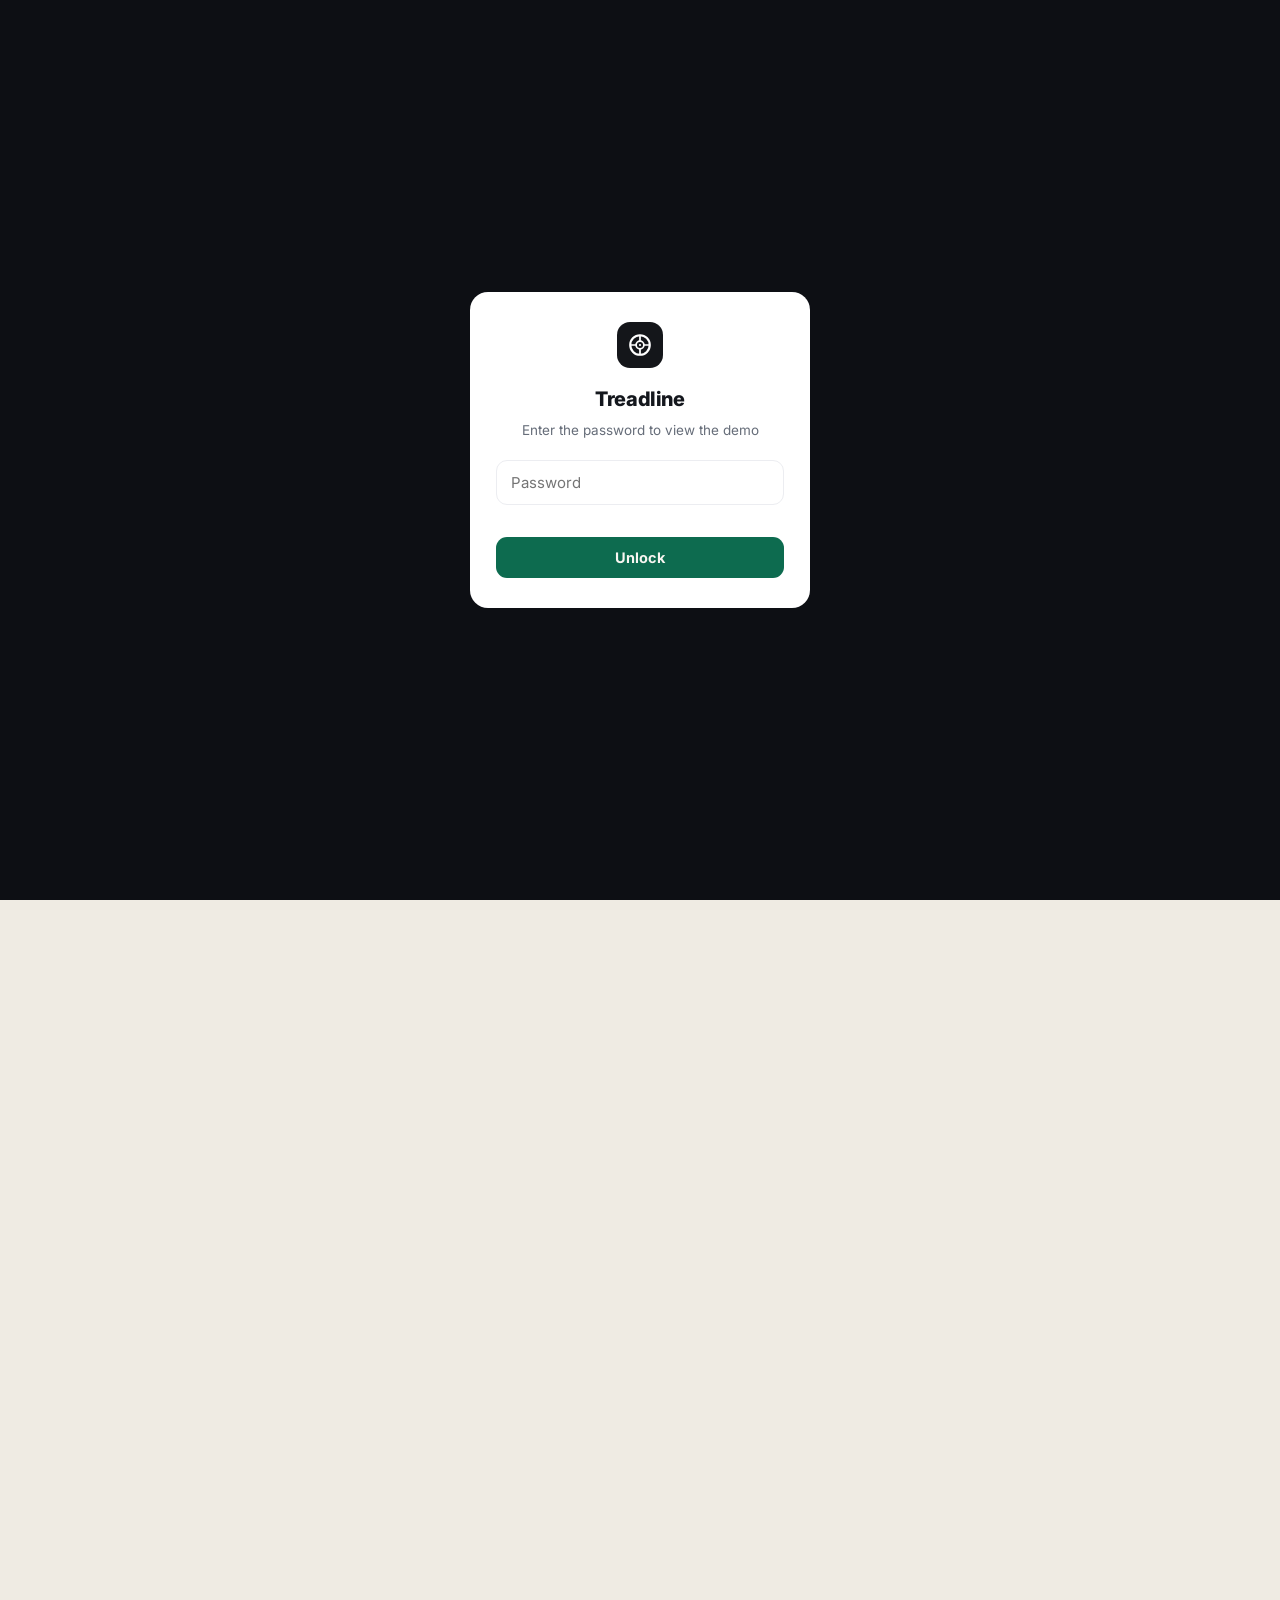
<file: treadline-pricebook-demo.html>
<!doctype html>
<html lang="en" dir="ltr">
<head>
<meta charset="utf-8" />
<meta name="viewport" content="width=device-width, initial-scale=1" />
<title>Treadline — Price Book (Demo)</title>
<meta name="description" content="Per-dealer price lists for tyre distributors: one master list, per-customer discounts, pushed to every branch." />
<link rel="icon" href="favicon.svg" type="image/svg+xml" />
<link rel="apple-touch-icon" href="icon-192.png" />
<link rel="manifest" href="manifest.webmanifest" />
<meta name="theme-color" content="#14161A" />
<meta name="mobile-web-app-capable" content="yes" />
<meta name="apple-mobile-web-app-capable" content="yes" />
<meta name="apple-mobile-web-app-title" content="Treadline" />
<meta name="apple-mobile-web-app-status-bar-style" content="black-translucent" />
<meta property="og:type" content="website" />
<meta property="og:site_name" content="Treadline" />
<meta property="og:title" content="Treadline — Price book" />
<meta property="og:description" content="Per-dealer price lists for tyre distributors: one master list, per-customer discounts, pushed to every branch." />
<meta property="og:image" content="https://adityajain1987.github.io/treadline-demo/og.jpg" />
<meta property="og:image:width" content="1200" />
<meta property="og:image:height" content="630" />
<meta property="og:url" content="https://adityajain1987.github.io/treadline-demo/treadline-pricebook-demo.html" />
<meta name="twitter:card" content="summary_large_image" />
<meta name="twitter:title" content="Treadline — Price book" />
<meta name="twitter:image" content="https://adityajain1987.github.io/treadline-demo/og.jpg" />
<link rel="preconnect" href="https://fonts.googleapis.com">
<link rel="preconnect" href="https://fonts.gstatic.com" crossorigin>
<link href="https://fonts.googleapis.com/css2?family=Inter:wght@400;500;600;700;800&display=swap" rel="stylesheet">
<style>
  :root{
    --ink:#0d0f14; --ink-2:#1f2430; --txt:#14171d; --muted:#666d79; --faint:#9aa0ab;
    --line:#ecedf1; --line-2:#f4f5f7; --bg:#f7f8fa; --card:#ffffff;
    --brand:#14161A; --brand-2:#5E636A; --brand-ink:#14161A; --brand-bg:#eef0fe;
    --ok:#2E3A33; --ok-bg:#e9f6ee; --warn:#8A5A0B; --warn-bg:#fbf3e0;
    --bad:#A33528; --bad-bg:#fdecec; --info:#14161A; --info-bg:#eef0fe;
    --sh-sm:0 1px 1.5px rgba(16,18,24,.04);
    --sh:0 1px 2px rgba(16,18,24,.04),0 1px 3px rgba(16,18,24,.03);
    --sh-lg:0 18px 48px -16px rgba(16,18,24,.22);
    --r:14px;
  }
  *{box-sizing:border-box}
  html,body{height:100%}
  body{margin:0;background:var(--bg);color:var(--txt);
    font-family:"Inter",-apple-system,BlinkMacSystemFont,"Segoe UI",Roboto,"Noto Sans Arabic",sans-serif;
    -webkit-font-smoothing:antialiased;font-size:14px;line-height:1.45;letter-spacing:-.005em}
  .num{font-variant-numeric:tabular-nums;font-feature-settings:"tnum"}

  /* ---- app shell ---- */
  .app{display:grid;grid-template-columns:248px 1fr;min-height:100vh}
  .side{background:var(--card);border-inline-end:1px solid var(--line);color:var(--muted);display:flex;flex-direction:column;
    padding:20px 14px;position:sticky;top:0;height:100vh}
  .brand{display:flex;align-items:center;gap:11px;padding:6px 8px 22px}
  .brand .mark{width:32px;height:32px;border-radius:9px;background:var(--ink);
    display:grid;place-items:center;color:#fff}
  .brand .nm{font-weight:800;font-size:17px;color:var(--txt);letter-spacing:-.02em}
  .nav{display:flex;flex-direction:column;gap:2px;margin-top:6px}
  .nav a{display:flex;align-items:center;gap:11px;padding:9px 11px;border-radius:9px;color:var(--muted);
    text-decoration:none;font-weight:600;font-size:13.5px;cursor:pointer;transition:.12s}
  .nav a:hover{background:var(--bg);color:var(--txt)}
  .nav a.on{background:var(--brand-bg);color:var(--brand-ink)}
  .nav a.on svg{color:var(--brand)}
  .nav svg{width:18px;height:18px;color:var(--faint)}
  .side .grow{flex:1}
  .side .demo{display:flex;align-items:center;gap:8px;background:var(--warn-bg);border:1px solid #f3e3bf;
    color:var(--warn);border-radius:9px;padding:9px 11px;font-size:11px;font-weight:700;letter-spacing:.03em;text-transform:uppercase}
  .side .who{margin-top:12px;padding:11px;border-radius:9px;background:var(--bg);border:1px solid var(--line);font-size:12px;color:var(--muted);line-height:1.5}
  .side .who b{color:var(--txt);display:block;font-size:13px;font-weight:700}

  /* ---- main ---- */
  .main{min-width:0;display:flex;flex-direction:column}
  .top{display:flex;align-items:center;gap:14px;padding:18px 28px;border-bottom:1px solid var(--line);
    background:rgba(255,255,255,.7);backdrop-filter:saturate(1.5) blur(6px);position:sticky;top:0;z-index:20}
  .top h1{font-size:17px;margin:0;font-weight:800;letter-spacing:-.02em}
  .top .sub{font-size:12.5px;color:var(--muted);margin-top:1px}
  .top .grow{flex:1}
  .top .date{color:var(--muted);font-size:12.5px;font-weight:500}
  .top .topmark{display:none;width:32px;height:32px;border-radius:9px;background:var(--ink);place-items:center;flex:none}
  .top .toptitle{min-width:0}
  .toggle{display:flex;border:1px solid var(--line);border-radius:10px;overflow:hidden;background:#fff;box-shadow:var(--sh-sm)}
  .toggle button{border:0;background:#fff;padding:8px 13px;font-weight:700;cursor:pointer;color:var(--muted);font-size:13px;font-family:inherit}
  .toggle button.on{background:var(--ink);color:#fff}
  .homelink{font-size:12.5px;color:var(--brand-ink);font-weight:700;text-decoration:none;border:1px solid #e2e4fb;background:#f4f5fe;border-radius:10px;padding:8px 12px;white-space:nowrap}
  .content{padding:24px 28px 60px;max-width:1280px;width:100%}

  /* ---- kpis ---- */
  .kpis{display:grid;grid-template-columns:repeat(4,1fr);gap:16px;margin-bottom:18px}
  .kpi{background:var(--card);border:1px solid var(--line);border-radius:var(--r);padding:16px 18px;box-shadow:var(--sh);position:relative;overflow:hidden}
  .kpi .row1{display:flex;align-items:center;gap:8px;padding-inline-end:62px}
  .kpi .ic{width:30px;height:30px;border-radius:9px;display:grid;place-items:center;flex:none}
  .kpi .ic svg{width:16px;height:16px}
  .kpi .label{color:var(--muted);font-size:12.5px;font-weight:600}
  .kpi .val{font-size:21px;font-weight:800;margin-top:11px;letter-spacing:-.03em;white-space:nowrap}
  .kpi .sub{font-size:12px;color:var(--faint);margin-top:3px;font-weight:500}
  .kpi .spark{position:absolute;inset-inline-end:14px;top:16px;opacity:.9}
  .ic.teal{background:var(--brand-bg,#e6f6f5);color:var(--brand-ink)}
  .ic.red{background:var(--bad-bg);color:var(--bad)} .ic.amber{background:var(--warn-bg);color:var(--warn)}
  .ic.blue{background:var(--info-bg);color:var(--info)}
  .kpi.bad .val{color:var(--bad)} .kpi.amber .val{color:var(--warn)}

  /* ---- grid ---- */
  .cols{display:grid;grid-template-columns:1.74fr 1fr;gap:16px;align-items:start}
  .card{background:var(--card);border:1px solid var(--line);border-radius:var(--r);box-shadow:var(--sh);overflow:hidden}
  .ch{display:flex;align-items:center;gap:9px;padding:15px 18px;border-bottom:1px solid var(--line-2)}
  .ch h2{font-size:14px;margin:0;font-weight:700}
  .ch .count{margin-inline-start:auto;font-size:11px;color:var(--muted);font-weight:700;background:var(--line-2);padding:3px 9px;border-radius:999px}

  /* ---- table ---- */
  table{width:100%;border-collapse:collapse}
  th,td{text-align:start;padding:12px 15px;font-size:13.5px;border-bottom:1px solid var(--line-2);white-space:nowrap}
  th{color:var(--faint);font-weight:600;font-size:11px;text-transform:uppercase;letter-spacing:.04em}
  tbody tr{cursor:pointer;transition:background .12s}
  tbody tr:last-child td{border-bottom:0}
  tbody tr:hover{background:#fafbfd}
  td.num{font-weight:700}
  .who2{display:flex;align-items:center;gap:11px}
  .av{width:34px;height:34px;border-radius:10px;display:grid;place-items:center;color:#fff;font-weight:700;font-size:12.5px;flex:none;letter-spacing:.02em}
  .who2 .nm{font-weight:700} .who2 .br{font-size:11.5px;color:var(--faint);margin-top:1px}
  .chip{display:inline-flex;align-items:center;gap:5px;font-size:11.5px;font-weight:700;padding:4px 10px;border-radius:999px;white-space:nowrap}
  .chip::before{content:"";width:6px;height:6px;border-radius:50%;background:currentColor}
  .c-ok{background:var(--ok-bg);color:var(--ok)} .c-warn{background:var(--warn-bg);color:var(--warn)}
  .c-bad{background:var(--bad-bg);color:var(--bad)} .c-info{background:var(--info-bg);color:var(--info)}
  .bar{height:7px;border-radius:999px;background:var(--line);overflow:hidden;margin-top:6px;width:82px}
  .bar>i{display:block;height:100%;border-radius:999px}
  .usage{font-size:12px;font-weight:700;color:var(--ink-2)}

  /* ---- exposure donut ---- */
  .expo{padding:18px 20px;display:flex;align-items:center;gap:28px;flex-wrap:wrap}
  .donut-wrap{position:relative;flex:none}
  .donut-c{position:absolute;inset:0;display:grid;place-content:center;text-align:center}
  .donut-c .p{font-size:21px;font-weight:800;letter-spacing:-.02em}
  .donut-c .l{font-size:10px;color:var(--muted);font-weight:600;text-transform:uppercase;letter-spacing:.04em}
  .expo .meta{flex:none;min-width:180px;display:flex;flex-direction:column;gap:11px}
  .expo .mrow{display:flex;justify-content:space-between;align-items:center;gap:18px;font-size:13px}
  .expo .mrow .k{color:var(--muted);display:flex;align-items:center;gap:7px}
  .expo .mrow .k i{width:9px;height:9px;border-radius:3px;display:inline-block}
  .expo .mrow b{font-weight:800;font-size:15px}
  .expo .brk{flex:1;min-width:260px;border-inline-start:1px solid var(--line-2);padding-inline-start:26px}
  .brk .bhead{font-size:11px;color:var(--faint);font-weight:700;text-transform:uppercase;letter-spacing:.04em;margin-bottom:12px}
  .brk .sbar{display:flex;height:12px;border-radius:6px;overflow:hidden;background:var(--line-2)}
  .brk .sbar>span{display:block;height:100%}
  .brk .blegend{display:flex;flex-direction:column;gap:9px;margin-top:14px}
  .brk .blrow{display:flex;align-items:center;gap:9px;font-size:12.5px;color:var(--ink-2)}
  .brk .blrow i{width:9px;height:9px;border-radius:3px;flex:none}
  .brk .blrow .amt{margin-inline-start:auto;font-weight:800;font-variant-numeric:tabular-nums}

  /* ---- alerts ---- */
  #alerts{display:grid;grid-template-columns:repeat(auto-fill,minmax(290px,1fr));gap:10px;padding:16px}
  .alert{display:flex;gap:12px;padding:12px 13px;border:1px solid var(--line);border-radius:12px;align-items:center;background:#fff}
  .alert .ab{width:32px;height:32px;border-radius:9px;display:grid;place-items:center;flex:none}
  .alert .ab svg{width:15px;height:15px}
  .alert .t{font-weight:700;font-size:13.5px} .alert .d{color:var(--muted);font-size:12px;margin-top:1px}
  .alert .amt{margin-inline-start:auto;font-weight:800;font-size:13px;text-align:end}

  /* ---- filters ---- */
  .filters{display:flex;gap:6px;padding:13px 18px 13px;border-bottom:1px solid var(--line-2);flex-wrap:wrap}
  .filters button{border:1px solid var(--line);background:#fff;border-radius:999px;padding:6px 14px;font-size:12.5px;font-weight:600;cursor:pointer;color:var(--muted);font-family:inherit;transition:.12s}
  .filters button:hover{border-color:#d7dee8}
  .filters button.on{background:var(--ink);color:#fff;border-color:var(--ink)}

  /* ---- drawer ---- */
  .scrim{position:fixed;inset:0;background:rgba(11,18,32,.5);opacity:0;pointer-events:none;transition:.22s;z-index:40}
  .scrim.show{opacity:1;pointer-events:auto}
  .drawer{position:fixed;top:0;inset-inline-end:0;height:100%;width:430px;max-width:93vw;background:#fff;z-index:50;
    transform:translateX(110%);transition:transform .28s cubic-bezier(.4,0,.2,1);box-shadow:var(--sh-lg);overflow-y:auto}
  [dir=rtl] .drawer{transform:translateX(-110%)}
  .drawer.show{transform:translateX(0)}
  .dh{padding:22px 22px 18px;border-bottom:1px solid var(--line);display:flex;align-items:flex-start;gap:13px}
  .dh .x{margin-inline-start:auto;border:0;background:var(--line-2);border-radius:9px;width:32px;height:32px;cursor:pointer;font-size:15px;color:var(--ink-2);font-family:inherit}
  .dh h3{margin:0 0 4px;font-size:18px;font-weight:800}
  .dh .m{color:var(--muted);font-size:12.5px;display:flex;align-items:center;gap:9px}
  .dsec{padding:16px 22px;border-bottom:1px solid var(--line-2)}
  .dsec .lbl{font-size:11px;color:var(--faint);font-weight:700;text-transform:uppercase;letter-spacing:.04em;margin-bottom:11px}
  .age{display:grid;grid-template-columns:repeat(4,1fr);gap:9px;text-align:center}
  .age .b{background:var(--bg);border:1px solid var(--line);border-radius:11px;padding:11px 4px}
  .age .a-v{font-weight:800;font-size:15px} .age .a-l{font-size:10px;color:var(--muted);margin-top:3px}
  .age .hot{background:var(--bad-bg);border-color:#f6cccc} .age .hot .a-v{color:var(--bad)}
  .minirow{display:flex;justify-content:space-between;gap:10px;padding:10px 0;border-bottom:1px dashed var(--line);font-size:13px;align-items:center}
  .minirow:last-child{border-bottom:0}
  .foot{color:var(--faint);font-size:11.5px;text-align:center;margin-top:28px;line-height:1.7}

  /* ---- demo nav menu ---- */
  .menubtn{display:inline-flex;align-items:center;gap:6px;font-size:13px;font-weight:700;color:var(--txt);background:#fff;border:1px solid var(--line);border-radius:10px;padding:8px 13px;cursor:pointer;font-family:inherit;white-space:nowrap}
  .menubtn:hover{background:var(--bg)}
  /* ---- guided hint ---- */
  .hintbar{display:flex;align-items:flex-start;gap:10px;background:#eef0fe;border:1px solid #dcdcfb;color:#3730a3;border-radius:12px;padding:11px 14px;font-size:13px;line-height:1.5}
  .hintbar .hi{flex:none;font-size:15px;line-height:1.45}
  .hintbar .htx{flex:1}
  .hintbar .hx{flex:none;border:0;background:transparent;color:#5E636A;cursor:pointer;font-size:15px;line-height:1;padding:0 2px;font-family:inherit;margin-inline-start:4px}
  .hintbar.hidden{display:none}
  .navsheet{position:fixed;inset:0;background:rgba(11,18,32,.5);opacity:0;pointer-events:none;transition:.2s;z-index:200}
  .navsheet.show{opacity:1;pointer-events:auto}
  .navpanel{position:fixed;top:0;inset-inline-end:0;height:100%;width:332px;max-width:88vw;background:#fff;transform:translateX(110%);transition:transform .26s cubic-bezier(.4,0,.2,1);box-shadow:-18px 0 50px -16px rgba(16,18,24,.4);overflow-y:auto;z-index:201;display:flex;flex-direction:column}
  [dir=rtl] .navpanel{transform:translateX(-110%)}
  .navpanel.show{transform:none}
  .np-head{display:flex;align-items:center;gap:10px;padding:18px;border-bottom:1px solid var(--line)}
  .np-mark{width:32px;height:32px;border-radius:9px;background:var(--ink);display:grid;place-items:center}
  .np-nm{font-weight:800;font-size:17px;letter-spacing:-.02em}
  .np-x{margin-inline-start:auto;border:0;background:var(--line-2);border-radius:9px;width:32px;height:32px;cursor:pointer;font-size:15px;color:var(--ink-2);font-family:inherit}
  .np-list{padding:12px;display:flex;flex-direction:column;gap:4px}
  .np-item{display:flex;align-items:center;gap:12px;padding:11px 12px;border-radius:11px;text-decoration:none;color:var(--txt)}
  .np-item:hover{background:var(--bg)}
  .np-item.active{background:var(--brand-bg)}
  .np-ic{width:36px;height:36px;border-radius:10px;background:var(--bg);display:grid;place-items:center;flex:none;color:var(--ink-2)}
  .np-item.active .np-ic{background:#fff;color:var(--brand)}
  .np-ic svg{width:18px;height:18px}
  .np-tx{display:flex;flex-direction:column}
  .np-t{font-weight:700;font-size:14px}
  .np-item.active .np-t{color:var(--brand-ink)}
  .np-s{font-size:11.5px;color:var(--muted);margin-top:1px}
  .np-foot{margin-top:auto;padding:14px 18px;border-top:1px solid var(--line);font-size:11.5px;color:var(--faint)}
  @media(max-width:980px){.cols{grid-template-columns:1fr}.kpis{grid-template-columns:repeat(2,1fr)}}
  @media(max-width:720px){
    .app{grid-template-columns:1fr}
    .side{display:none}
    .top{position:sticky;top:0;z-index:30;background:var(--card);padding:11px 15px;gap:11px;flex-wrap:nowrap}
    .top .topmark{display:grid}
    .top h1{font-size:16px;white-space:nowrap;overflow:hidden;text-overflow:ellipsis}
    .top .sub{font-size:11.5px;white-space:nowrap;overflow:hidden;text-overflow:ellipsis}
    .top .date{display:none}
    .content{padding:16px 14px 52px}
  }
  @media(max-width:640px){
    .kpis{gap:12px}
    .kpi{padding:14px}
    .kpi .spark{display:none}
    .kpi .row1{padding-inline-end:0}
    .kpi .val{font-size:17px;white-space:nowrap}
    .expo{flex-direction:column;align-items:stretch;gap:16px}
    .expo .donut-wrap{align-self:center}
    .expo .meta{min-width:0;width:100%}
    .expo .brk{flex:none;border-inline-start:0;padding-inline-start:0;border-top:1px solid var(--line-2);padding-top:16px;width:100%;min-width:0}
    .brk .blrow,.brk .blrow .amt{font-size:13px}
    table thead{display:none}
    table tbody tr{display:block;border:1px solid var(--line);border-radius:12px;margin:10px 14px;padding:2px 0;box-shadow:var(--sh-sm)}
    table tbody tr td{display:flex;align-items:center;justify-content:space-between;gap:14px;border:0;padding:9px 14px;white-space:normal;text-align:start}
    table tbody tr td::before{content:attr(data-label);color:var(--faint);font-weight:700;font-size:10.5px;text-transform:uppercase;letter-spacing:.03em;flex:none}
    table tbody tr td:first-child{padding:12px 14px 6px}
    table tbody tr td:first-child::before{display:none}
    .bar{width:130px}
    .drawer{width:100%;max-width:100%}
  }
  /* ---- lifecycle: actions, modal, toast ---- */
  .acts{display:flex;gap:6px;justify-content:flex-end}
  .actbtn{border:1px solid var(--line);background:#fff;border-radius:8px;min-width:30px;height:28px;display:inline-grid;place-items:center;cursor:pointer;font-size:13px;font-weight:700;color:var(--muted);font-family:inherit;padding:0 7px;transition:.12s}
  .actbtn svg{width:15px;height:15px}
  .actbtn:hover{border-color:#cfd8e3}
  .actbtn.ok:hover{background:var(--ok-bg);color:var(--ok);border-color:transparent}
  .actbtn.bad:hover{background:var(--bad-bg);color:var(--bad);border-color:transparent}
  .actbtn.info:hover{background:var(--info-bg);color:var(--info);border-color:transparent}
  .addbtn{margin-inline-start:auto;border:0;background:var(--ink);color:#fff;border-radius:9px;padding:7px 13px;font-weight:700;font-size:12.5px;cursor:pointer;font-family:inherit;display:inline-flex;align-items:center;gap:6px}
  .addbtn svg{width:14px;height:14px}
  .blocked{display:flex;align-items:center;gap:10px;background:var(--bad-bg);color:#b91c1c;border:1px solid #f6cccc;border-radius:12px;padding:12px 14px;font-size:12.5px}
  .blocked svg{width:18px;height:18px;flex:none}
  .mscrim{position:fixed;inset:0;background:rgba(11,18,32,.5);opacity:0;pointer-events:none;transition:.2s;z-index:60;display:grid;place-items:center;padding:20px}
  .mscrim.show{opacity:1;pointer-events:auto}
  .modal{background:#fff;border-radius:18px;box-shadow:var(--sh-lg);width:430px;max-width:94vw;max-height:90vh;overflow:auto;transform:translateY(8px) scale(.98);transition:.2s}
  .mscrim.show .modal{transform:none}
  .mh{padding:18px 20px;border-bottom:1px solid var(--line-2);display:flex;align-items:center;gap:10px}
  .mh h3{margin:0;font-size:16px;font-weight:800}
  .mh .x{margin-inline-start:auto;border:0;background:var(--line-2);border-radius:8px;width:30px;height:30px;cursor:pointer;font-family:inherit;color:var(--ink-2);font-size:14px}
  .mb{padding:18px 20px}
  .fld{margin-bottom:13px}
  .fld label{display:block;font-size:12px;font-weight:700;color:var(--muted);margin-bottom:6px}
  .fld input,.fld select{width:100%;border:1px solid var(--line);border-radius:10px;padding:10px 12px;font-size:14px;font-family:inherit;background:#fff;color:var(--txt)}
  .fld input:focus,.fld select:focus{outline:none;border-color:var(--brand);box-shadow:0 0 0 3px rgba(14,165,164,.14)}
  .photo{width:100%;border:1px dashed #cbd5e1;background:var(--bg);border-radius:11px;padding:12px;font-size:12.5px;color:var(--ink-2);cursor:pointer;display:flex;align-items:center;gap:10px;margin-bottom:15px;font-family:inherit;font-weight:600}
  .photo svg{width:18px;height:18px;color:var(--brand-ink);flex:none}
  .mactions{display:flex;gap:9px;margin-top:4px}
  .btn{flex:1;border:0;border-radius:10px;padding:11px;font-weight:700;font-size:13.5px;cursor:pointer;font-family:inherit}
  .btn.primary{background:var(--brand);color:#fff}
  .btn.ghost{background:var(--line-2);color:var(--ink-2)}
  .wa{background:#dff2e2;border-radius:14px;padding:6px}
  .wabar{display:flex;align-items:center;gap:9px;padding:8px 10px;color:#075e54;font-weight:700;font-size:13px}
  .wabar svg{width:18px;height:18px}
  .wabubble{background:#fff;border-radius:12px;padding:12px 14px;margin:2px 4px 6px;font-size:13px;line-height:1.65;box-shadow:0 1px 1px rgba(0,0,0,.07);white-space:pre-line}
  .watime{font-size:10px;color:#9aa7b6;text-align:end;margin-top:6px}
  .toast{position:fixed;inset-block-end:26px;inset-inline:0;margin-inline:auto;width:max-content;max-width:90vw;background:var(--ink);color:#fff;padding:12px 18px;border-radius:12px;font-size:13px;font-weight:600;box-shadow:var(--sh-lg);z-index:70;opacity:0;transform:translateY(10px);transition:.2s;pointer-events:none;display:flex;align-items:center;gap:9px}
  .toast.show{opacity:1;transform:none}
  .toast svg{width:16px;height:16px;flex:none}
  .ic.green{background:var(--ok-bg);color:var(--ok)}
  .r{text-align:end}
  .tyid .nm{font-weight:700}
  .tyid .br{font-size:11.5px;color:var(--faint);margin-top:1px}
  .search{flex:1;min-width:160px;border:1px solid var(--line);border-radius:999px;padding:7px 14px;font-family:inherit;font-size:13px;color:var(--txt);outline:none;background:#fff}
  .search:focus{border-color:var(--brand);box-shadow:0 0 0 3px rgba(79,70,229,.12)}
  .pedit{display:inline-flex}
  .pval{display:inline-flex;align-items:center;gap:6px;border:1px solid transparent;background:transparent;border-radius:8px;padding:4px 8px;margin:-4px -8px;cursor:pointer;font-family:inherit;font-size:13.5px;font-weight:700;color:var(--txt);font-variant-numeric:tabular-nums}
  .pval:hover{border-color:var(--line);background:var(--bg)}
  .pval svg{width:13px;height:13px;color:var(--faint)}
  .pval:hover svg{color:var(--brand)}
  .pinput{width:108px;border:1px solid var(--brand);border-radius:8px;padding:6px 8px;font-family:inherit;font-size:13.5px;font-weight:700;color:var(--txt);outline:none;box-shadow:0 0 0 3px rgba(79,70,229,.14)}
  .tiergrid{display:flex;flex-direction:column}
  .trow{display:flex;align-items:center;gap:12px;padding:13px 18px;border-bottom:1px solid var(--line-2)}
  .trow:last-child{border-bottom:0}
  .tpill{display:inline-flex;align-items:center;gap:6px;font-size:12.5px;font-weight:700;padding:5px 11px;border-radius:999px}
  .tp-gold{background:#fbf1d8;color:#8a6410} .tp-silver{background:#eef1f4;color:#5b6675} .tp-bronze{background:#f6e9df;color:#8a5a34} .tp-retail{background:var(--line-2);color:var(--muted)}
  .tsub{font-size:12px;color:var(--muted)}
  .tdisc{margin-inline-start:auto;display:flex;align-items:center;gap:8px}
  .pctlbl{font-size:12px;color:var(--muted)}
  .discinput{width:76px;border:1px solid var(--line);border-radius:9px;padding:7px 9px;font-family:inherit;font-size:13.5px;font-weight:700;text-align:center;color:var(--txt);outline:none;background:#fff}
  .discinput:focus{border-color:var(--brand);box-shadow:0 0 0 3px rgba(79,70,229,.14)}
  .tagsp{font-size:11px;color:var(--brand-ink);font-weight:700}
  .dsel{border:1px solid var(--line);border-radius:9px;padding:7px 10px;font-family:inherit;font-size:13px;font-weight:600;color:var(--txt);background:#fff;cursor:pointer}
  .dsel:focus{outline:none;border-color:var(--brand)}
  .dvhead{display:flex;align-items:center;gap:12px;flex-wrap:wrap;padding:15px 18px;border-bottom:1px solid var(--line-2)}
  .dvnote{font-size:12.5px;color:var(--muted)}
  .dvlist td.net{font-weight:800;color:var(--brand-ink)}
  .strk{color:var(--faint);text-decoration:line-through;font-size:12.5px}
  .dbtns{display:grid;grid-template-columns:repeat(2,1fr);gap:10px;padding:16px 18px}
  .dbtn{display:flex;align-items:center;gap:11px;border:1px solid var(--line);background:#fff;border-radius:12px;padding:13px 15px;cursor:pointer;font-family:inherit;font-weight:700;font-size:13.5px;color:var(--txt);text-align:start;transition:.12s}
  .dbtn:hover{border-color:#cfd8e3;background:var(--bg)}
  .dbtn svg{width:18px;height:18px;color:var(--brand-ink);flex:none}
  .dbtn.primary{background:var(--brand);border-color:var(--brand);color:#fff}
  .dbtn.primary:hover{background:var(--brand-ink)}
  .dbtn.primary svg{color:#fff}
  .dbtn .db-s{display:block;font-size:11.5px;font-weight:500;color:var(--muted);margin-top:2px}
  .dbtn.primary .db-s{color:#dfe0fb}
  .dstat{display:flex;align-items:center;gap:10px;flex-wrap:wrap;padding:15px 18px 4px;font-size:13px}
  .branchbar{display:flex;flex-wrap:wrap;gap:7px;padding:8px 18px 14px}
  .bchip{display:inline-flex;align-items:center;gap:6px;font-size:12px;font-weight:600;border-radius:999px;padding:5px 11px;border:1px solid var(--line)}
  .bchip svg{width:13px;height:13px}
  .bchip.ok{color:var(--ok);background:var(--ok-bg);border-color:#cdeed7}
  .bchip.pend{color:var(--warn);background:var(--warn-bg);border-color:#f3e3bf}
  @media(max-width:640px){.dbtns{grid-template-columns:1fr}.dvhead{gap:8px}}
</style>
<link rel="stylesheet" href="treadline-theme.css">
</head>
<body>
<script>
(function(){try{if(localStorage.getItem("tl_ok")==="1")return;}catch(e){}
var H="923f691f3e24dfee676c1313c5346ff91bba58e737f2fe0d4b9c5a41af5e43c0",d=document;
function mk(t,s,x){var n=d.createElement(t);if(s)n.setAttribute("style",s);if(x!=null)n.textContent=x;return n;}
var ov=mk("div","position:fixed;inset:0;z-index:99999;background:#0d0f14;display:flex;align-items:center;justify-content:center;font-family:Inter,-apple-system,BlinkMacSystemFont,'Segoe UI',Roboto,'Noto Sans Arabic',sans-serif;padding:20px");
var c=mk("div","background:#fff;border-radius:18px;padding:30px 26px;width:340px;max-width:92vw;box-shadow:0 30px 70px -20px rgba(0,0,0,.5);text-align:center");
var lg=mk("div","width:46px;height:46px;border-radius:13px;background:#14161A;margin:0 auto 16px;display:flex;align-items:center;justify-content:center");(function(){var N2="http://www.w3.org/2000/svg";function s(t,a){var n=d.createElementNS(N2,t);for(var k in a)n.setAttribute(k,a[k]);return n;}var g=s("svg",{viewBox:"0 0 24 24",fill:"none",width:"26",height:"26"});[["circle",{cx:12,cy:12,r:9,stroke:"#fff","stroke-width":"2"}],["circle",{cx:12,cy:12,r:3.6,stroke:"#fff","stroke-width":"1.6"}],["circle",{cx:12,cy:12,r:1,fill:"#fff"}],["path",{d:"M12 3.4V8.2M12 15.8V20.6M3.4 12H8.2M15.8 12H20.6",stroke:"#fff","stroke-width":"1.6","stroke-linecap":"round"}]].forEach(function(e){g.appendChild(s(e[0],e[1]));});lg.appendChild(g);})();
var h=mk("div","font-weight:800;font-size:20px;letter-spacing:-.02em;color:#14171d","Treadline");
var sub=mk("div","color:#666d79;font-size:13.5px;margin:6px 0 20px","Enter the password to view the demo");
var inp=mk("input","width:100%;border:1px solid #ecedf1;border-radius:11px;padding:12px 14px;font-size:15px;font-family:inherit;outline:none;box-sizing:border-box");inp.type="password";inp.placeholder="Password";inp.setAttribute("aria-label","Password");
var err=mk("div","color:#A33528;font-size:12.5px;height:16px;margin:9px 0 3px;font-weight:600","");
var btn=mk("button","width:100%;border:0;border-radius:11px;padding:12px;background:#0D6B4F;color:#F8F6F1;font-weight:700;font-size:14.5px;cursor:pointer;font-family:inherit;margin-top:4px","Unlock");btn.type="button";
function ok(){try{localStorage.setItem("tl_ok","1");}catch(e){}ov.remove();}
async function go(){try{var b=await crypto.subtle.digest("SHA-256",new TextEncoder().encode(inp.value));var x=Array.from(new Uint8Array(b)).map(function(z){return z.toString(16).padStart(2,"0");}).join("");if(x===H)ok();else{err.textContent="Wrong password";inp.value="";inp.focus();}}catch(e){err.textContent="Wrong password";}}
btn.addEventListener("click",go);inp.addEventListener("keydown",function(e){if(e.key==="Enter")go();});
c.appendChild(lg);c.appendChild(h);c.appendChild(sub);c.appendChild(inp);c.appendChild(err);c.appendChild(btn);ov.appendChild(c);
(d.body||d.documentElement).appendChild(ov);setTimeout(function(){inp.focus();},60);
})();
</script>
<div class="app">
  <aside class="side">
    <a class="brand" href="index.html" title="Treadline — all demos"><span class="mark" id="brandMark"></span><span class="nm">Treadline</span></a><nav class="nav" id="nav"></nav>
    <div class="grow"></div>
    <div class="demo" id="demoTag"></div>
    <div class="who" id="whoBox"></div>
  </aside>

  <div class="main">
    <div class="top">
      <span class="topmark" id="topMark"></span>
      <div class="toptitle">
        <h1 id="pageTitle"></h1>
        <div class="sub" id="pageSub"></div>
      </div>
      <div class="grow"></div>
      <span class="date" id="dateLbl"></span>
      <div class="toggle">
        <button id="enBtn" class="on" onclick="setLang('en')">EN</button>
        <button id="arBtn" onclick="setLang('ar')">ع</button>
      </div>
      <button class="menubtn" id="homeLink" type="button" onclick="openNav()"></button>
    </div>

    <div class="content">
  <div class="dateline" id="tlDateline"></div>
      <div class="hintbar" id="hintbar" style="margin-bottom:16px"><span class="hi">💡</span><span class="htx" id="hintText"></span><button class="hx" type="button" aria-label="Dismiss" onclick="this.closest('.hintbar').classList.add('hidden');try{localStorage.setItem('tl_hint_'+(location.pathname.split('/').pop()||'x'),'1')}catch(e){}">✕</button></div>

      <div class="kpis" id="kpis"></div>

      <div class="card" id="listCard" style="margin-bottom:16px">
        <div class="ch"><h2 data-i18n="priceList"></h2><span class="count" id="listCount"></span></div>
        <div class="filters" id="filters"></div>
        <div style="overflow-x:auto"><table id="listTable"><thead><tr id="listHead"></tr></thead><tbody></tbody></table></div>
      </div>

      <div class="card" id="discCard" style="margin-bottom:16px">
        <div class="ch"><h2 data-i18n="discounts"></h2></div>
        <div id="tierBox" class="tiergrid"></div>
        <div class="ch" style="border-top:1px solid var(--line-2)"><h2 data-i18n="dealerDisc"></h2><span class="count" id="dealerCount"></span></div>
        <div style="overflow-x:auto"><table id="dealerTable"><thead><tr id="dealerHead"></tr></thead><tbody></tbody></table></div>
      </div>

      <div class="card" id="viewCard" style="margin-bottom:16px">
        <div class="dvhead"><h2 data-i18n="dealerView" style="font-size:14px;margin:0;font-weight:700"></h2><span class="dvnote" id="dvNote"></span><span style="margin-inline-start:auto"><select class="dsel" id="dvSelect" onchange="setViewDealer(this.value)"></select></span></div>
        <div style="overflow-x:auto"><table id="viewTable" class="dvlist"><thead><tr id="viewHead"></tr></thead><tbody></tbody></table></div>
      </div>

      <div class="card" id="distCard">
        <div class="ch"><h2 data-i18n="distribute"></h2></div>
        <div class="dstat" id="distStat"></div>
        <div class="branchbar" id="branchBar"></div>
        <div class="dbtns" id="distBtns"></div>
      </div>

      <p class="foot" id="foot"></p>
    </div>
  </div>
</div>

<div class="scrim" id="scrim" onclick="closeDrawer()"></div>
<aside class="drawer" id="drawer"></aside>
<div class="mscrim" id="mscrim" onclick="if(event.target===this)closeModal()"><div class="modal" id="modal"></div></div>
<div class="toast" id="toast"></div>

<script>
const NS="http://www.w3.org/2000/svg";
function el(tag,attrs,kids){
  const n=document.createElement(tag);
  if(attrs) for(const k in attrs){const v=attrs[k];if(v==null)continue;
    if(k==="class")n.className=v; else if(k==="text")n.textContent=v; else if(k==="style")n.setAttribute("style",v);
    else if(k.slice(0,2)==="on"&&typeof v==="function")n.addEventListener(k.slice(2),v); else n.setAttribute(k,v);}
  if(kids!=null)(Array.isArray(kids)?kids:[kids]).forEach(c=>{if(c==null||c===false)return;
    n.appendChild(typeof c==="object"?c:document.createTextNode(String(c)));});
  return n;
}
function sv(tag,attrs,kids){
  const n=document.createElementNS(NS,tag);
  if(attrs)for(const k in attrs){if(attrs[k]!=null)n.setAttribute(k,attrs[k]);}
  if(kids!=null)(Array.isArray(kids)?kids:[kids]).forEach(c=>{if(c)n.appendChild(c);});
  return n;
}
function clear(node){while(node.firstChild)node.removeChild(node.firstChild);}
const gid=(x)=>document.getElementById(x);
const tn=(s)=>document.createTextNode(s);
function icon(name){
  const P={
    tag:["M20.6 13.4 13.4 20.6a2 2 0 0 1-2.8 0l-7.2-7.2A2 2 0 0 1 2.8 12V4.8A2 2 0 0 1 4.8 2.8H12a2 2 0 0 1 1.4.6l7.2 7.2a2 2 0 0 1 0 2.8z","M7.5 7.5h.01"],
    percent:["M19 5 5 19","M5.5 7a1.5 1.5 0 1 0 3 0 1.5 1.5 0 1 0-3 0z","M15.5 17a1.5 1.5 0 1 0 3 0 1.5 1.5 0 1 0-3 0z"],
    file:["M14 3H6a2 2 0 0 0-2 2v14a2 2 0 0 0 2 2h12a2 2 0 0 0 2-2V9z","M14 3v6h6M8 13h8M8 17h6"],
    map:["M9 4 3 7v13l6-3 6 3 6-3V4l-6 3z","M9 4v13M15 7v13"],
    dealers:["M9 11a3.5 3.5 0 100-7 3.5 3.5 0 000 7zM3 21a6 6 0 0112 0","M16 4a3.5 3.5 0 010 7M21 21a6 6 0 00-5-5.9"],
    send:["M22 2 11 13M22 2l-7 20-4-9-9-4z"],
    download:["M4 15v4a2 2 0 0 0 2 2h12a2 2 0 0 0 2-2v-4","M12 3v12M8 11l4 4 4-4"],
    wa:["M21 11.5a8.5 8.5 0 01-12.6 7.5L3 21l2-5.4A8.5 8.5 0 1121 11.5z"],
    edit:["M12 20h9","M16.5 3.5a2.1 2.1 0 013 3L7 19l-4 1 1-4z"],
    check:["M20 6 9 17l-5-5"],
    x:["M18 6 6 18M6 6l12 12"],
    warn:["M12 9v4M12 17h.01","M10.3 4.3 2.6 18a2 2 0 001.7 3h15.4a2 2 0 001.7-3L13.7 4.3a2 2 0 00-3.4 0z"]
  };
  const g=sv("svg",{viewBox:"0 0 24 24",fill:"none",stroke:"currentColor","stroke-width":"1.8","stroke-linecap":"round","stroke-linejoin":"round"});
  (P[name]||[]).forEach(d=>g.appendChild(sv("path",{d})));
  return g;
}
function tyreSvg(){return sv("svg",{viewBox:"0 0 24 24",fill:"none",width:"18",height:"18"},[sv("circle",{cx:12,cy:12,r:9,stroke:"#fff","stroke-width":"2"}),sv("circle",{cx:12,cy:12,r:3.6,stroke:"#fff","stroke-width":"1.6"}),sv("circle",{cx:12,cy:12,r:1,fill:"#fff"}),sv("path",{d:"M12 3.4V8.2M12 15.8V20.6M3.4 12H8.2M15.8 12H20.6",stroke:"#fff","stroke-width":"1.6","stroke-linecap":"round"})]);}

const branches=[{en:"Ghala",ar:"غلا"},{en:"Sohar",ar:"صحار"},{en:"Salalah",ar:"صلالة"},{en:"Nizwa",ar:"نزوى"},{en:"Barka",ar:"بركاء"}];
const products=[
  {id:"p1",brand:"Dunlop",pat:"SP Sport LM705",size:"205/55R16",idx:"91V",type:"car",list:27.500},
  {id:"p2",brand:"Dunlop",pat:"SP Sport LM705",size:"215/60R16",idx:"95H",type:"car",list:30.000},
  {id:"p3",brand:"Dunlop",pat:"Grandtrek AT5",size:"265/70R16",idx:"112S",type:"suv",list:43.000},
  {id:"p4",brand:"Dunlop",pat:"Grandtrek PT3",size:"235/65R17",idx:"108V",type:"suv",list:46.500},
  {id:"p5",brand:"Dunlop",pat:"Enasave EC300",size:"195/65R15",idx:"91H",type:"car",list:23.000},
  {id:"p6",brand:"Dunlop",pat:"SP Sport Maxx",size:"225/45R17",idx:"94Y",type:"perf",list:37.000},
  {id:"p7",brand:"Dunlop",pat:"SP LT5",size:"285/75R16",idx:"122Q",type:"truck",list:60.000},
  {id:"p8",brand:"Dunlop",pat:"Grandtrek AT3",size:"31x10.5R15",idx:"109S",type:"suv",list:52.000},
  {id:"p9",brand:"Falken",pat:"Wildpeak A/T",size:"245/70R16",idx:"111T",type:"suv",list:39.000}
];
const tiers=[
  {id:"retail",en:"Retail",ar:"تجزئة",disc:0},
  {id:"bronze",en:"Bronze",ar:"برونزي",disc:6},
  {id:"silver",en:"Silver",ar:"فضي",disc:10},
  {id:"gold",en:"Gold",ar:"ذهبي",disc:15}
];
const dealers=[
  {id:1,en:"Al Maha Auto Garage",ar:"كراج المها للسيارات",tier:"gold",override:null},
  {id:2,en:"Rustaq Garage",ar:"كراج الرستاق",tier:"bronze",override:null},
  {id:3,en:"Sohar Truck Spares",ar:"صحار لقطع الشاحنات",tier:"silver",override:null},
  {id:4,en:"Salalah Fleet Services",ar:"خدمات أسطول صلالة",tier:"gold",override:18},
  {id:5,en:"Nizwa Tyre Centre",ar:"مركز نزوى للإطارات",tier:"silver",override:null},
  {id:6,en:"Barka Motors",ar:"بركاء موتورز",tier:"bronze",override:null}
];
const avColors=["#14161A","#0d9488","#0284c7","#7c3aed","#0891b2","#334155"];
const initials=(d)=>d.en.split(" ").slice(0,2).map(w=>w[0]).join("").toUpperCase();

const TXT={
 en:{
  demo:"Demo · sample data", date:"Sunday, 28 Jun 2026", title:"Price book", sub:"Gulf Tyre Co. · dealer pricing", home:"☰ Menu",
  hint:"Try it — tap any List price to change it, or edit a discount below. Every tier, the dealer's own view and all branches update at once. Then Publish to send the new list out.",
  whoT:"Gulf Tyre Co.", whoS:"Tyre & auto-parts distributor · Oman",
  nList:"Price list", nDisc:"Discounts", nView:"Dealer view", nDist:"Distribute",
  priceList:"Master price list", discounts:"Discount tiers", dealerDisc:"Dealer pricing", dealerView:"What the dealer sees", distribute:"Distribute to branches",
  tyre:"Tyre", type:"Type", listRetail:"List / retail", dealer:"Dealer", tierLbl:"Tier", special:"Special %", effective:"Net discount", custom:"custom",
  searchPh:"Search size, brand or pattern…", noMatch:"No tyres match your search.", off:"off", dealersOn:"{n} dealers",
  ty_all:"All", ty_car:"Passenger", ty_suv:"SUV / 4x4", ty_perf:"Performance", ty_truck:"Truck",
  kItems:"Price-list items", kItemsSub:"Dunlop + Falken",
  kVersion:"Live version", kVersionSub:"in sync with branches", kVersionPend:"{n} unpublished change(s)",
  kTiers:"Discount tiers", kTiersSub:"across {n} dealers",
  kBranches:"Branches", kBranchesSub:"all up to date", kBranchesPend:"{n} change(s) to publish",
  dvNote:"{tier} tier · {disc} — exactly what they see when they log in to order.", dvPays:"{d} pays", dvPaysShort:"Their price",
  byTier:"Price by tier", byDealer:"Price by dealer",
  detailNote:"Net prices are the list price minus each tier or customer discount. VAT (5%) is added on the invoice.",
  publish:"Publish update", publishSub:"push to all {n} branches", exportPdf:"Export PDF", exportPdfSub:"printable price list",
  waNotice:"WhatsApp notice", waNoticeSub:"tell dealers it changed", importXls:"Import from Excel", importXlsSub:"bring in your current list",
  allSync:"All branches up to date", changesPending:"{n} change(s) ready to publish", liveVersion:"Current: {v}",
  waMsg:"🔔 Gulf Tyre Co.\n\nOur latest tyre price list is now live in the Treadline app. Log in to see your prices and place an order.\n\n— Gulf Tyre Co.",
  waSend:"Send to dealers", cancel:"Cancel",
  importNote:"Demo — maps your existing Excel columns (size, brand, list price) into the price book. No file is uploaded here.",
  importBtn:"Import list", importedFile:"{n} rows detected",
  tPriceUpd:"Price updated — branches & dealers see it now", tDiscUpd:"Discount updated", tTierUpd:"Dealer pricing updated",
  tPublished:"Published {v} to {n} branches", tPdf:"PDF price list generated (demo)", tWaSent:"Notice sent to dealers (demo)", tImported:"Imported {n} items (demo)", tNoChange:"Nothing new to publish",
  footA:"Demo with sample data only. The live version reads prices and dealers from Odoo.",
  footB:"Treadline · built for Oman tyre & auto-parts distributors."
 },
 ar:{
  demo:"عرض تجريبي · بيانات", date:"الأحد، ٢٨ يونيو ٢٠٢٦", title:"دفتر الأسعار", sub:"شركة الخليج للإطارات · تسعير الوكلاء", home:"☰ القائمة",
  hint:"جرّبها — اضغط على أي سعر قائمة لتغييره، أو عدّل خصماً بالأسفل. تتحدّث كل الفئات وواجهة الوكيل وكل الفروع دفعة واحدة. ثم اضغط نشر لإرسال القائمة الجديدة.",
  whoT:"شركة الخليج للإطارات", whoS:"موزّع إطارات وقطع غيار · عُمان",
  nList:"قائمة الأسعار", nDisc:"الخصومات", nView:"واجهة الوكيل", nDist:"التوزيع",
  priceList:"قائمة الأسعار الرئيسية", discounts:"فئات الخصم", dealerDisc:"تسعير الوكلاء", dealerView:"ما يراه الوكيل", distribute:"التوزيع على الفروع",
  tyre:"الإطار", type:"النوع", listRetail:"القائمة / التجزئة", dealer:"الوكيل", tierLbl:"الفئة", special:"خصم خاص %", effective:"الخصم الصافي", custom:"خاص",
  searchPh:"ابحث بالمقاس أو الماركة أو النمط…", noMatch:"لا توجد إطارات مطابقة.", off:"خصم", dealersOn:"{n} وكلاء",
  ty_all:"الكل", ty_car:"سيارات", ty_suv:"دفع رباعي", ty_perf:"رياضية", ty_truck:"شاحنات",
  kItems:"أصناف القائمة", kItemsSub:"دنلوب + فالكن",
  kVersion:"الإصدار الحالي", kVersionSub:"متزامن مع الفروع", kVersionPend:"{n} تغيير غير منشور",
  kTiers:"فئات الخصم", kTiersSub:"عبر {n} وكيلاً",
  kBranches:"الفروع", kBranchesSub:"كلها محدّثة", kBranchesPend:"{n} تغيير للنشر",
  dvNote:"فئة {tier} · {disc} — هذا بالضبط ما يراه عند تسجيل الدخول للطلب.", dvPays:"سعر {d}", dvPaysShort:"سعره",
  byTier:"السعر حسب الفئة", byDealer:"السعر حسب الوكيل",
  detailNote:"الأسعار الصافية = سعر القائمة ناقص خصم الفئة أو العميل. تُضاف ضريبة (٥٪) على الفاتورة.",
  publish:"نشر التحديث", publishSub:"إرسال لكل الفروع ({n})", exportPdf:"تصدير PDF", exportPdfSub:"قائمة أسعار للطباعة",
  waNotice:"إشعار واتساب", waNoticeSub:"أبلغ الوكلاء بالتغيير", importXls:"استيراد من Excel", importXlsSub:"أدخل قائمتك الحالية",
  allSync:"كل الفروع محدّثة", changesPending:"{n} تغيير جاهز للنشر", liveVersion:"الحالي: {v}",
  waMsg:"🔔 شركة الخليج للإطارات\n\nأحدث قائمة أسعار للإطارات متاحة الآن في تطبيق Treadline. سجّل الدخول لرؤية أسعارك وتقديم طلب.\n\n— شركة الخليج للإطارات",
  waSend:"إرسال للوكلاء", cancel:"إلغاء",
  importNote:"تجريبي — يربط أعمدة Excel الحالية (المقاس، الماركة، سعر القائمة) بدفتر الأسعار. لا يتم رفع أي ملف هنا.",
  importBtn:"استيراد القائمة", importedFile:"تم رصد {n} صفوف",
  tPriceUpd:"تم تحديث السعر — يراه الفروع والوكلاء الآن", tDiscUpd:"تم تحديث الخصم", tTierUpd:"تم تحديث تسعير الوكيل",
  tPublished:"تم نشر {v} إلى {n} فروع", tPdf:"تم إنشاء قائمة PDF (تجريبي)", tWaSent:"تم إرسال الإشعار للوكلاء (تجريبي)", tImported:"تم استيراد {n} صنفاً (تجريبي)", tNoChange:"لا جديد للنشر",
  footA:"عرض تجريبي ببيانات افتراضية فقط. النسخة الحية تقرأ الأسعار والوكلاء من Odoo.",
  footB:"Treadline · مصمم لموزعي الإطارات وقطع الغيار في عُمان."
 }
};

let lang="en", typeFilter="all", search="", viewDealer=1, version=14, pending=0, activeNav="listCard";
const t=(k)=>TXT[lang][k]||k;
const fmt=(n)=>"OMR "+n.toLocaleString(lang==="ar"?"ar-OM":"en-US",{minimumFractionDigits:3,maximumFractionDigits:3});
const fmt0=(n)=>n.toLocaleString(lang==="ar"?"ar-OM":"en-US",{maximumFractionDigits:0});
const pname=(p)=>p.brand+" "+p.pat;
const tier=(id)=>tiers.find(x=>x.id===id);
const tierName=(id)=>tier(id)[lang];
const round3=(n)=>Math.round(n*1000)/1000;
const net=(list,disc)=>round3(list*(1-disc/100));
const pct=(n)=>"−"+fmt0(n)+"%";
const effDisc=(d)=>d.override!=null?d.override:tier(d.tier).disc;
function setActiveNav(target){activeNav=target;document.querySelectorAll("#nav a[data-target]").forEach(a=>a.classList.toggle("on",a.dataset.target===target));}

function render(){
  document.documentElement.lang=lang;
  document.documentElement.dir=lang==="ar"?"rtl":"ltr";
  gid("enBtn").classList.toggle("on",lang==="en");
  gid("arBtn").classList.toggle("on",lang==="ar");
  document.querySelectorAll("[data-i18n]").forEach(n=>n.textContent=t(n.dataset.i18n));
  const bm=gid("brandMark");clear(bm);bm.appendChild(tyreSvg());
  const tm=gid("topMark");if(tm){clear(tm);tm.appendChild(tyreSvg());}
  gid("pageTitle").textContent=t("title");
  gid("pageSub").textContent=t("sub");
  gid("dateLbl").textContent=t("date");
  gid("homeLink").textContent=t("home");
  const ht=gid("hintText");if(ht){ht.textContent=t("hint");try{if(localStorage.getItem("tl_hint_"+(location.pathname.split("/").pop()||"x"))==="1")gid("hintbar").classList.add("hidden");}catch(e){}}
  const dt=gid("demoTag");clear(dt);dt.appendChild(icon("warn"));dt.firstChild.style.width="14px";dt.firstChild.style.height="14px";dt.appendChild(tn(t("demo")));
  const who=gid("whoBox");clear(who);who.appendChild(el("b",{text:t("whoT")}));who.appendChild(tn(t("whoS")));
  const nav=gid("nav");clear(nav);
  [["tag","nList","listCard"],["percent","nDisc","discCard"],["dealers","nView","viewCard"],["map","nDist","distCard"]].forEach(([ic,key,target])=>{
    nav.appendChild(el("a",{class:activeNav===target?"on":"","data-target":target,onclick:()=>{setActiveNav(target);gid(target).scrollIntoView({behavior:"smooth",block:"start"});}},[icon(ic),el("span",{text:t(key)})]));
  });
  renderKpis();renderList();renderDiscounts();renderView();renderDistribute();
  const f=gid("foot");clear(f);f.appendChild(tn(t("footA")));f.appendChild(document.createElement("br"));f.appendChild(tn(t("footB")));
}

function renderKpis(){
  const kb=gid("kpis");clear(kb);
  const kpi=(ic,icc,label,val,sub)=>el("div",{class:"kpi"},[el("div",{class:"row1"},[el("div",{class:"ic "+icc},icon(ic)),el("div",{class:"label",text:label})]),el("div",{class:"val",text:val}),el("div",{class:"sub",text:sub})]);
  kb.appendChild(kpi("tag","teal",t("kItems"),fmt0(products.length),t("kItemsSub")));
  kb.appendChild(kpi("file","blue",t("kVersion"),"v"+fmt0(version),pending>0?t("kVersionPend").replace("{n}",fmt0(pending)):t("kVersionSub")));
  kb.appendChild(kpi("percent","amber",t("kTiers"),fmt0(3),t("kTiersSub").replace("{n}",fmt0(dealers.length))));
  kb.appendChild(kpi("map","green",t("kBranches"),fmt0(branches.length),pending>0?t("kBranchesPend").replace("{n}",fmt0(pending)):t("kBranchesSub")));
}

function priceEditor(p){
  const wrap=el("span",{class:"pedit"});
  function view(){clear(wrap);wrap.appendChild(el("button",{class:"pval",onclick:(e)=>{e.stopPropagation();edit();}},[el("span",{text:fmt(p.list)}),icon("edit")]));}
  function edit(){
    clear(wrap);
    const inp=el("input",{class:"pinput",type:"number",step:"0.5",min:"0",value:p.list.toFixed(3),onclick:(e)=>e.stopPropagation()});
    let done=false;
    const commit=()=>{if(done)return;done=true;const v=parseFloat(inp.value);if(!isNaN(v)&&v>0&&Math.abs(v-p.list)>1e-9){p.list=round3(v);pending++;render();toast(t("tPriceUpd"),"ok");}else{render();}};
    inp.addEventListener("keydown",(e)=>{e.stopPropagation();if(e.key==="Enter"){commit();}else if(e.key==="Escape"){done=true;render();}});
    inp.addEventListener("blur",commit);
    wrap.appendChild(inp);setTimeout(()=>{inp.focus();inp.select();},10);
  }
  view();return wrap;
}

function renderList(){
  gid("listCount").textContent=fmt0(products.length);
  const fb=gid("filters");clear(fb);
  fb.appendChild(el("input",{class:"search",type:"search",placeholder:t("searchPh"),value:search,oninput:(e)=>{search=e.target.value;renderList();}}));
  [["all","ty_all"],["car","ty_car"],["suv","ty_suv"],["perf","ty_perf"],["truck","ty_truck"]].forEach(([f,k])=>fb.appendChild(el("button",{class:f===typeFilter?"on":"",onclick:()=>{typeFilter=f;renderList();},text:t(k)})));
  const hh=gid("listHead");clear(hh);
  [t("tyre"),t("type"),t("listRetail")].forEach(x=>hh.appendChild(el("th",{text:x})));
  ["bronze","silver","gold"].forEach(id=>hh.appendChild(el("th",{class:"r",text:tierName(id)+" "+pct(tier(id).disc)})));
  const q=search.trim().toLowerCase();
  const rows=products.filter(p=>(typeFilter==="all"||p.type===typeFilter)&&(!q||(p.size+" "+p.brand+" "+p.pat).toLowerCase().includes(q)));
  const tb=document.querySelector("#listTable tbody");clear(tb);
  if(!rows.length){tb.appendChild(el("tr",{},[el("td",{colspan:"6",style:"text-align:center;color:var(--muted);padding:26px",text:t("noMatch")})]));return;}
  rows.forEach(p=>{
    tb.appendChild(el("tr",{onclick:()=>openDetail(p.id)},[
      el("td",{},[el("div",{class:"tyid"},[el("div",{class:"nm",text:pname(p)}),el("div",{class:"br",text:p.size+" · "+p.idx})])]),
      el("td",{"data-label":t("type"),text:t("ty_"+p.type)}),
      el("td",{"data-label":t("listRetail"),class:"pcell"},[priceEditor(p)]),
      el("td",{"data-label":tierName("bronze"),class:"num r",text:fmt(net(p.list,tier("bronze").disc))}),
      el("td",{"data-label":tierName("silver"),class:"num r",text:fmt(net(p.list,tier("silver").disc))}),
      el("td",{"data-label":tierName("gold"),class:"num r",text:fmt(net(p.list,tier("gold").disc))})
    ]));
  });
}

function renderDiscounts(){
  const tbx=gid("tierBox");clear(tbx);
  tiers.filter(x=>x.id!=="retail").forEach(tr=>{
    const cnt=dealers.filter(d=>d.override==null&&d.tier===tr.id).length;
    const inp=el("input",{class:"discinput",type:"number",min:"0",max:"90",step:"1",value:String(tr.disc),onclick:(e)=>e.stopPropagation()});
    let done=false;
    const commit=()=>{if(done)return;done=true;const v=parseInt(inp.value,10);if(!isNaN(v)&&v>=0&&v<=90&&v!==tr.disc){tr.disc=v;pending++;render();toast(t("tDiscUpd"),"ok");}else render();};
    inp.addEventListener("keydown",(e)=>{e.stopPropagation();if(e.key==="Enter")commit();});
    inp.addEventListener("blur",commit);
    tbx.appendChild(el("div",{class:"trow"},[
      el("span",{class:"tpill tp-"+tr.id,text:tr[lang]}),
      el("span",{class:"tsub",text:t("dealersOn").replace("{n}",fmt0(cnt))}),
      el("span",{class:"tdisc"},[inp,el("span",{class:"pctlbl",text:"% "+t("off")})])
    ]));
  });
  gid("dealerCount").textContent=fmt0(dealers.length);
  const hh=gid("dealerHead");clear(hh);[t("dealer"),t("tierLbl"),t("special"),t("effective")].forEach(x=>hh.appendChild(el("th",{text:x})));
  const tb=document.querySelector("#dealerTable tbody");clear(tb);
  dealers.forEach(d=>{
    const sel=el("select",{class:"dsel",onchange:(e)=>{d.tier=e.target.value;pending++;render();toast(t("tTierUpd"),"ok");}},tiers.map(tr=>el("option",{value:tr.id,text:tr[lang]})));
    sel.value=d.tier;
    const ov=el("input",{class:"discinput",type:"number",min:"0",max:"90",placeholder:"—",value:d.override!=null?String(d.override):""});
    let done=false;
    const commit=()=>{if(done)return;done=true;const raw=ov.value.trim();let v=raw===""?null:parseInt(raw,10);if(v!=null&&(isNaN(v)))v=null;if(v!=null)v=Math.max(0,Math.min(90,v));if(v!==d.override){d.override=v;pending++;render();toast(t("tTierUpd"),"ok");}else render();};
    ov.addEventListener("keydown",(e)=>{e.stopPropagation();if(e.key==="Enter")commit();});
    ov.addEventListener("blur",commit);
    tb.appendChild(el("tr",{},[
      el("td",{},[el("div",{class:"who2"},[el("div",{class:"av",style:"width:30px;height:30px;border-radius:9px;font-size:11px;background:"+avColors[(d.id-1)%avColors.length],text:initials(d)}),el("span",{class:"nm",text:d[lang]})])]),
      el("td",{"data-label":t("tierLbl")},[sel]),
      el("td",{"data-label":t("special")},[ov]),
      el("td",{"data-label":t("effective"),class:"num r"},[el("b",{text:pct(effDisc(d))}),d.override!=null?el("span",{class:"tagsp",text:" "+t("custom")}):null])
    ]));
  });
}

function renderView(){
  const sel=gid("dvSelect");clear(sel);
  dealers.forEach(d=>sel.appendChild(el("option",{value:String(d.id),text:d[lang]})));
  sel.value=String(viewDealer);
  const d=dealers.find(x=>x.id===viewDealer)||dealers[0];
  gid("dvNote").textContent=t("dvNote").replace("{tier}",tier(d.tier)[lang]).replace("{disc}",pct(effDisc(d)));
  const hh=gid("viewHead");clear(hh);
  hh.appendChild(el("th",{text:t("tyre")}));
  hh.appendChild(el("th",{class:"r",text:t("listRetail")}));
  hh.appendChild(el("th",{class:"r",text:t("dvPays").replace("{d}",d[lang])}));
  const tb=document.querySelector("#viewTable tbody");clear(tb);
  products.forEach(p=>{
    tb.appendChild(el("tr",{},[
      el("td",{},[el("div",{class:"tyid"},[el("div",{class:"nm",text:pname(p)}),el("div",{class:"br",text:p.size+" · "+p.idx})])]),
      el("td",{"data-label":t("listRetail"),class:"num r"},[el("span",{class:"strk",text:fmt(p.list)})]),
      el("td",{"data-label":t("dvPaysShort"),class:"num r net",text:fmt(net(p.list,effDisc(d)))})
    ]));
  });
}

function renderDistribute(){
  const dirty=pending>0;
  const st=gid("distStat");clear(st);
  st.appendChild(el("span",{class:"chip "+(dirty?"c-warn":"c-ok")},[tn(dirty?t("changesPending").replace("{n}",fmt0(pending)):t("allSync"))]));
  st.appendChild(el("span",{style:"color:var(--muted)",text:t("liveVersion").replace("{v}","v"+fmt0(version))}));
  const bb=gid("branchBar");clear(bb);
  branches.forEach(b=>bb.appendChild(el("span",{class:"bchip "+(dirty?"pend":"ok")},[icon("map"),tn(b[lang])])));
  const db=gid("distBtns");clear(db);
  const btn=(ic,cls,label,sub,fn)=>el("button",{class:"dbtn "+cls,onclick:fn},[icon(ic),el("span",{},[tn(label),el("span",{class:"db-s",text:sub})])]);
  db.appendChild(btn("send","primary",t("publish"),t("publishSub").replace("{n}",fmt0(branches.length)),doPublish));
  db.appendChild(btn("download","",t("exportPdf"),t("exportPdfSub"),()=>toast(t("tPdf"),"ok")));
  db.appendChild(btn("wa","",t("waNotice"),t("waNoticeSub"),openWaNotice));
  db.appendChild(btn("file","",t("importXls"),t("importXlsSub"),openImport));
}

function doPublish(){if(pending===0){toast(t("tNoChange"),"ok");return;}version++;pending=0;render();toast(t("tPublished").replace("{v}","v"+fmt0(version)).replace("{n}",fmt0(branches.length)),"ok");}

function openDetail(id){
  const p=products.find(x=>x.id===id);
  const dr=gid("drawer");clear(dr);
  dr.appendChild(el("div",{class:"dh"},[
    el("div",{class:"av",style:"width:46px;height:46px;border-radius:13px;font-size:14px;background:"+avColors[products.indexOf(p)%avColors.length],text:p.size.split("/")[0].slice(0,3)}),
    el("div",{},[el("h3",{text:p.size}),el("div",{class:"m",text:pname(p)+" · "+p.idx})]),
    el("button",{class:"x",text:"✕",onclick:closeDrawer})
  ]));
  dr.appendChild(el("div",{class:"dsec"},[el("div",{class:"lbl",text:t("listRetail")}),el("div",{style:"font-size:22px;font-weight:800",text:fmt(p.list)})]));
  const byTier=el("div",{class:"dsec"},[el("div",{class:"lbl",text:t("byTier")})]);
  tiers.filter(x=>x.id!=="retail").forEach(tr=>byTier.appendChild(el("div",{class:"minirow"},[el("span",{style:"display:flex;align-items:center;gap:8px"},[el("span",{class:"tpill tp-"+tr.id,style:"padding:3px 9px;font-size:11px",text:tr[lang]}),el("span",{style:"color:var(--muted)",text:pct(tr.disc)})]),el("b",{class:"num",text:fmt(net(p.list,tr.disc))})])));
  dr.appendChild(byTier);
  const byD=el("div",{class:"dsec"},[el("div",{class:"lbl",text:t("byDealer")})]);
  dealers.forEach(d=>byD.appendChild(el("div",{class:"minirow"},[el("span",{style:"color:var(--muted)",text:d[lang]+(d.override!=null?" · "+t("custom"):"")}),el("b",{class:"num",text:fmt(net(p.list,effDisc(d)))})])));
  dr.appendChild(byD);
  dr.appendChild(el("div",{class:"dsec",style:"color:var(--muted);font-size:12.5px",text:t("detailNote")}));
  dr.classList.add("show");gid("scrim").classList.add("show");
}
function closeDrawer(){gid("drawer").classList.remove("show");gid("scrim").classList.remove("show");}

function openModal(node){const m=gid("modal");clear(m);m.appendChild(node);gid("mscrim").classList.add("show");}
function closeModal(){gid("mscrim").classList.remove("show");}
let toastT;
function toast(msg,kind){const node=gid("toast");clear(node);node.appendChild(icon(kind==="bad"?"warn":"check"));node.appendChild(tn(msg));node.classList.add("show");clearTimeout(toastT);toastT=setTimeout(()=>node.classList.remove("show"),2800);}

function openWaNotice(){
  openModal(el("div",{},[
    el("div",{class:"mh"},[el("h3",{text:t("waNotice")}),el("button",{class:"x",text:"✕",onclick:closeModal})]),
    el("div",{class:"mb"},[
      el("div",{class:"wa"},[el("div",{class:"wabar"},[icon("wa"),el("span",{text:t("whoT")})]),el("div",{class:"wabubble"},[tn(t("waMsg")),el("div",{class:"watime",text:"09:24"})])]),
      el("div",{class:"mactions",style:"margin-top:15px"},[el("button",{class:"btn ghost",text:t("cancel"),onclick:closeModal}),el("button",{class:"btn primary",text:t("waSend"),onclick:()=>{closeModal();toast(t("tWaSent"),"ok");}})])
    ])
  ]));
}
function openImport(){
  openModal(el("div",{},[
    el("div",{class:"mh"},[el("h3",{text:t("importXls")}),el("button",{class:"x",text:"✕",onclick:closeModal})]),
    el("div",{class:"mb"},[
      el("button",{class:"photo",onclick:()=>{}},[icon("file"),el("span",{text:"price-list-2026.xlsx · "+t("importedFile").replace("{n}",fmt0(products.length))})]),
      el("div",{style:"background:var(--warn-bg);border:1px solid #f3e3bf;color:var(--warn);border-radius:11px;padding:11px 13px;font-size:12.5px;margin-bottom:14px",text:t("importNote")}),
      el("div",{class:"mactions"},[el("button",{class:"btn ghost",text:t("cancel"),onclick:closeModal}),el("button",{class:"btn primary",text:t("importBtn"),onclick:()=>{closeModal();toast(t("tImported").replace("{n}",fmt0(products.length)),"ok");}})])
    ])
  ]));
}

function setLang(l){lang=l;render();}
function setViewDealer(v){viewDealer=parseInt(v,10);renderView();}
render();
(function(){
  var ids=["listCard","discCard","viewCard","distCard"];
  var els=ids.map(function(id){return document.getElementById(id);}).filter(Boolean);
  if(!("IntersectionObserver" in window)||!els.length) return;
  var io=new IntersectionObserver(function(entries){
    entries.forEach(function(en){ if(en.isIntersecting) setActiveNav(en.target.id); });
  },{rootMargin:"-15% 0px -75% 0px",threshold:0});
  els.forEach(function(el){io.observe(el);});
})();
</script>

<div class="navsheet" id="navsheet" onclick="if(event.target===this)closeNav()"></div>
<aside class="navpanel" id="navpanel">
  <div class="np-head">
    <span class="np-mark"><svg viewBox="0 0 24 24" fill="none" width="18" height="18"><circle cx="12" cy="12" r="9" stroke="#fff" stroke-width="2"/><circle cx="12" cy="12" r="3.6" stroke="#fff" stroke-width="1.6"/><circle cx="12" cy="12" r="1" fill="#fff"/><path d="M12 3.4V8.2M12 15.8V20.6M3.4 12H8.2M15.8 12H20.6" stroke="#fff" stroke-width="1.6" stroke-linecap="round"/></svg></span>
    <span class="np-nm">Treadline</span>
    <button class="np-x" type="button" onclick="closeNav()">✕</button>
  </div>
  <div class="np-list">
    <a class="np-item" href="index.html"><span class="np-ic"><svg viewBox="0 0 24 24" fill="none" stroke="currentColor" stroke-width="1.8" stroke-linecap="round" stroke-linejoin="round"><path d="M3 11l9-8 9 8M5 10v10h14V10"/></svg></span><span class="np-tx"><span class="np-t">Overview</span><span class="np-s">All six views</span></span></a>
    <a class="np-item" href="treadline-pricebook-demo.html"><span class="np-ic"><svg viewBox="0 0 24 24" fill="none" stroke="currentColor" stroke-width="1.8" stroke-linecap="round" stroke-linejoin="round"><path d="M20.6 13.4 13.4 20.6a2 2 0 0 1-2.8 0l-7.2-7.2A2 2 0 0 1 2.8 12V4.8A2 2 0 0 1 4.8 2.8H12a2 2 0 0 1 1.4.6l7.2 7.2a2 2 0 0 1 0 2.8z"/><path d="M7.5 7.5h.01"/></svg></span><span class="np-tx"><span class="np-t">Price book</span><span class="np-s">Per-dealer price lists</span></span></a>
    <a class="np-item" href="treadline-order-demo.html"><span class="np-ic"><svg viewBox="0 0 24 24" fill="none" stroke="currentColor" stroke-width="1.8" stroke-linecap="round" stroke-linejoin="round"><path d="M6 6h15l-1.6 9H7.5z"/><path d="M6 6 5.2 3H2"/><path d="M9 20a1 1 0 100-2 1 1 0 000 2zM18 20a1 1 0 100-2 1 1 0 000 2z"/></svg></span><span class="np-tx"><span class="np-t">Dealer ordering app</span><span class="np-s">Browse &amp; order tyres</span></span></a>
    <a class="np-item" href="treadline-intake-demo.html"><span class="np-ic"><svg viewBox="0 0 24 24" fill="none" stroke="currentColor" stroke-width="1.8" stroke-linecap="round" stroke-linejoin="round"><path d="M12 3l1.7 4.1L18 9l-4.3 1.9L12 15l-1.7-4.1L6 9z"/></svg></span><span class="np-tx"><span class="np-t">AI order intake</span><span class="np-s">WhatsApp / PDF → Odoo</span></span></a>
    <a class="np-item" href="treadline-demo.html"><span class="np-ic"><svg viewBox="0 0 24 24" fill="none" stroke="currentColor" stroke-width="1.8" stroke-linecap="round" stroke-linejoin="round"><path d="M3 3h7v7H3zM14 3h7v7h-7zM14 14h7v7h-7zM3 14h7v7H3z"/></svg></span><span class="np-tx"><span class="np-t">Distributor dashboard</span><span class="np-s">Cheque &amp; credit control</span></span></a>
    <a class="np-item" href="treadline-reorder-demo.html"><span class="np-ic"><svg viewBox="0 0 24 24" fill="none" stroke="currentColor" stroke-width="1.8" stroke-linecap="round" stroke-linejoin="round"><path d="M3 8 12 3l9 5v8l-9 5-9-5z"/><path d="M3 8l9 5 9-5"/></svg></span><span class="np-tx"><span class="np-t">Re-order planner</span><span class="np-s">Forecast &amp; purchase orders</span></span></a>
    <a class="np-item" href="treadline-backtest-demo.html"><span class="np-ic"><svg viewBox="0 0 24 24" fill="none" stroke="currentColor" stroke-width="1.8" stroke-linecap="round" stroke-linejoin="round"><path d="M12 21a9 9 0 100-18 9 9 0 000 18z"/><path d="M12 16a4 4 0 100-8 4 4 0 000 8z"/><path d="M12 13a1 1 0 100-2 1 1 0 000 2z"/></svg></span><span class="np-tx"><span class="np-t">Forecast backtest</span><span class="np-s">Proof on real history</span></span></a>
  </div>
  <div class="np-foot">Treadline · demo with sample data</div>
</aside>
<script>
function openNav(){document.getElementById('navsheet').classList.add('show');document.getElementById('navpanel').classList.add('show');}
function closeNav(){document.getElementById('navsheet').classList.remove('show');document.getElementById('navpanel').classList.remove('show');}
(function(){var p=(location.pathname.split('/').pop()||'index.html');Array.prototype.forEach.call(document.querySelectorAll('.navpanel .np-item'),function(a){if(a.getAttribute('href')===p)a.classList.add('active');});})();
</script>

<script>
/* Dateline — one of the two signature objects (DESIGN.md).
   Answers "is this live, from where, as at when" — the first question a
   finance manager asks. The source line reads SAMPLE DATA, not ODOO,
   because nothing is wired to an ERP yet; printing "SOURCE: ODOO" on a
   demo would be a false claim on the face of every screen. In the live
   product this line carries the real ERP name and sync time. */
(function(){
  var el=document.getElementById("tlDateline"); if(!el) return;
  var DOC={en:"Price list", ar:"قائمة الأسعار"};
  function paint(){
    var ar=document.documentElement.lang==="ar";
    var d=new Date(2026,5,28,14,32);
    var when=d.toLocaleString(ar?"ar-OM":"en-GB",{day:"2-digit",month:"short",year:"numeric",hour:"2-digit",minute:"2-digit",hour12:false});
    while(el.firstChild)el.removeChild(el.firstChild);
    el.appendChild(document.createTextNode(
      (ar?DOC.ar:DOC.en)+" \u00b7 "+(ar?"شركة الخليج للإطارات":"Gulf Tyre Co.")+
      " \u00b7 "+(ar?"حتى":"as at")+" "+when+" GST \u00b7 "));
    var src=document.createElement("span");
    src.className="live";
    src.textContent=ar?"المصدر: بيانات تجريبية — غير متصل":"source: sample data \u2014 not connected";
    el.appendChild(src);
  }
  paint();
  new MutationObserver(paint).observe(document.documentElement,{attributes:true,attributeFilter:["lang","dir"]});
})();
</script>
</body>
</html>
</file>
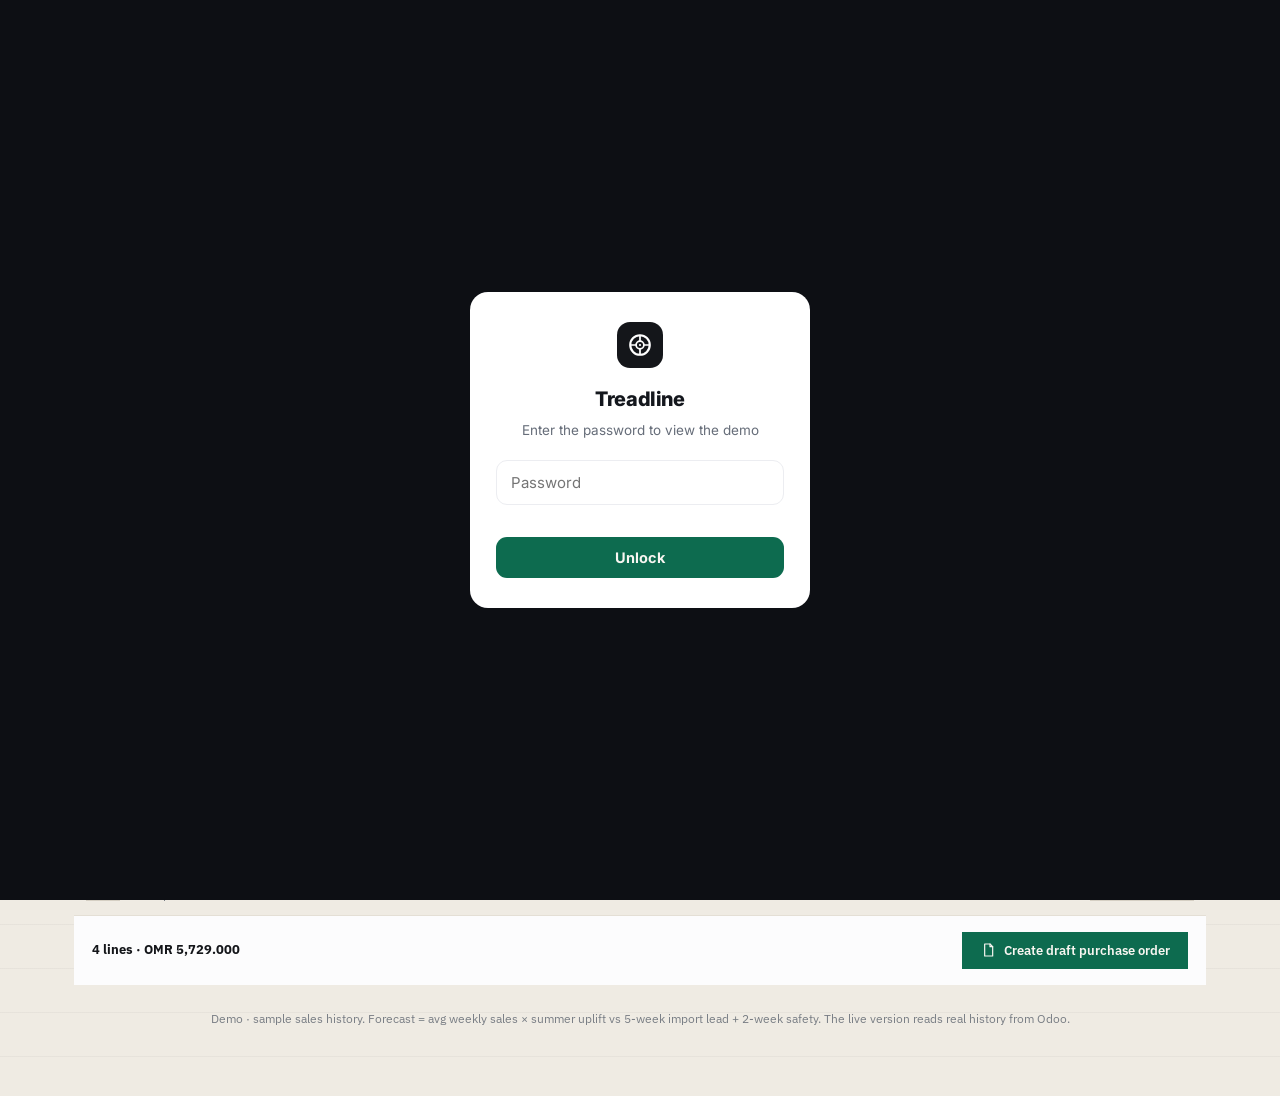
<file: treadline-reorder-demo.html>
<!doctype html>
<html lang="en" dir="ltr">
<head>
<meta charset="utf-8" />
<meta name="viewport" content="width=device-width, initial-scale=1" />
<title>Treadline — Re-order Planner (Demo)</title>
<meta name="description" content="Explainable demand forecast and purchase-order suggestions with import lead time and summer uplift." />
<link rel="icon" href="favicon.svg" type="image/svg+xml" />
<link rel="apple-touch-icon" href="icon-192.png" />
<link rel="manifest" href="manifest.webmanifest" />
<meta name="theme-color" content="#14161A" />
<meta name="mobile-web-app-capable" content="yes" />
<meta name="apple-mobile-web-app-capable" content="yes" />
<meta name="apple-mobile-web-app-title" content="Treadline" />
<meta name="apple-mobile-web-app-status-bar-style" content="black-translucent" />
<meta property="og:type" content="website" />
<meta property="og:site_name" content="Treadline" />
<meta property="og:title" content="Treadline — Re-order planner" />
<meta property="og:description" content="Explainable demand forecast and purchase-order suggestions with import lead time and summer uplift." />
<meta property="og:image" content="https://adityajain1987.github.io/treadline-demo/og.jpg" />
<meta property="og:image:width" content="1200" />
<meta property="og:image:height" content="630" />
<meta property="og:url" content="https://adityajain1987.github.io/treadline-demo/treadline-reorder-demo.html" />
<meta name="twitter:card" content="summary_large_image" />
<meta name="twitter:title" content="Treadline — Re-order planner" />
<meta name="twitter:image" content="https://adityajain1987.github.io/treadline-demo/og.jpg" />
<link rel="preconnect" href="https://fonts.googleapis.com">
<link rel="preconnect" href="https://fonts.gstatic.com" crossorigin>
<link href="https://fonts.googleapis.com/css2?family=Inter:wght@400;500;600;700;800&display=swap" rel="stylesheet">
<style>
  :root{
    --ink:#0d0f14; --ink-2:#1f2430; --txt:#14171d; --muted:#666d79; --faint:#9aa0ab;
    --line:#ecedf1; --line-2:#f4f5f7; --bg:#f7f8fa; --card:#ffffff;
    --brand:#14161A; --brand-2:#5E636A; --brand-ink:#14161A; --brand-bg:#eef0fe;
    --ok:#2E3A33; --ok-bg:#e9f6ee; --warn:#8A5A0B; --warn-bg:#fbf3e0;
    --bad:#A33528; --bad-bg:#fdecec; --info:#14161A; --info-bg:#eef0fe;
    --sh-sm:0 1px 1.5px rgba(16,18,24,.04);
    --sh:0 1px 2px rgba(16,18,24,.04),0 1px 3px rgba(16,18,24,.03);
    --sh-lg:0 18px 48px -16px rgba(16,18,24,.22);
    --r:14px;
  }
  *{box-sizing:border-box}
  body{margin:0;background:var(--bg);color:var(--txt);font-family:"Inter",-apple-system,BlinkMacSystemFont,"Segoe UI",Roboto,"Noto Sans Arabic",sans-serif;-webkit-font-smoothing:antialiased;font-size:14px;line-height:1.45;letter-spacing:-.005em}
  .num{font-variant-numeric:tabular-nums}
  .top{display:flex;align-items:center;gap:13px;padding:15px 24px;background:var(--card);border-bottom:1px solid var(--line);position:sticky;top:0;z-index:20}
  .brand{display:flex;align-items:center;gap:10px}
  .brand .mark{width:32px;height:32px;border-radius:9px;background:var(--ink);display:grid;place-items:center;color:#fff}
  .brand .mark svg{width:17px;height:17px}
  .brand .nm{font-weight:800;font-size:17px;letter-spacing:-.02em}
  .brand .sub{font-size:12px;color:var(--muted)}
  .badge{font-size:11px;font-weight:700;text-transform:uppercase;letter-spacing:.04em;background:var(--warn-bg);color:var(--warn);padding:4px 9px;border-radius:999px;border:1px solid #f3e3bf}
  .grow{flex:1}
  .adminlink{font-size:12.5px;color:var(--brand-ink);font-weight:700;text-decoration:none;border:1px solid #e2e4fb;background:#f4f5fe;border-radius:10px;padding:8px 12px}
  .toggle{display:flex;border:1px solid var(--line);border-radius:10px;overflow:hidden;background:#fff}
  .toggle button{border:0;background:#fff;padding:8px 12px;font-weight:700;cursor:pointer;color:var(--muted);font-size:13px;font-family:inherit}
  .toggle button.on{background:var(--ink);color:#fff}
  .content{max-width:1180px;margin:0 auto;padding:22px 24px 56px}
  .kpis{display:grid;grid-template-columns:repeat(4,1fr);gap:16px;margin-bottom:16px}
  .kpi{background:var(--card);border:1px solid var(--line);border-radius:var(--r);padding:16px 18px;box-shadow:var(--sh)}
  .kpi .row1{display:flex;align-items:center;gap:9px}
  .kpi .ic{width:30px;height:30px;border-radius:9px;display:grid;place-items:center;flex:none}
  .kpi .ic svg{width:16px;height:16px}
  .ic.red{background:var(--bad-bg);color:var(--bad)} .ic.amber{background:var(--warn-bg);color:var(--warn)} .ic.indigo{background:var(--brand-bg);color:var(--brand)} .ic.green{background:var(--ok-bg);color:var(--ok)}
  .kpi .label{color:var(--muted);font-size:12.5px;font-weight:600}
  .kpi .val{font-size:21px;font-weight:800;margin-top:11px;letter-spacing:-.03em;white-space:nowrap}
  .kpi .sub{font-size:12px;color:var(--faint);margin-top:3px;font-weight:500}
  .kpi.bad .val{color:var(--bad)} .kpi.amber .val{color:var(--warn)}
  .season{display:flex;align-items:center;gap:11px;background:var(--warn-bg);border:1px solid #f3e3bf;color:#8a5a12;border-radius:12px;padding:12px 15px;font-size:13px;margin-bottom:16px}
  .season svg{width:18px;height:18px;flex:none;color:var(--warn)}
  .card{background:var(--card);border:1px solid var(--line);border-radius:var(--r);box-shadow:var(--sh);overflow:hidden}
  .ch{display:flex;align-items:center;gap:9px;padding:15px 18px;border-bottom:1px solid var(--line-2)}
  .ch h2{font-size:14px;margin:0;font-weight:700}
  .ch .count{margin-inline-start:auto;font-size:11px;color:var(--muted);font-weight:700;background:var(--line-2);padding:3px 9px;border-radius:999px}
  table{width:100%;border-collapse:collapse}
  th,td{text-align:start;padding:12px 16px;font-size:13.5px;border-bottom:1px solid var(--line-2);white-space:nowrap}
  th{color:var(--faint);font-weight:600;font-size:11px;text-transform:uppercase;letter-spacing:.04em}
  th.r,td.r{text-align:end}
  tbody tr{cursor:pointer;transition:background .12s}
  tbody tr:last-child td{border-bottom:0}
  tbody tr:hover{background:#fafbfc}
  td.num{font-weight:700}
  .who2{display:flex;align-items:center;gap:11px}
  .av{width:34px;height:34px;border-radius:10px;display:grid;place-items:center;flex:none;background:var(--ink)}
  .av svg{width:20px;height:20px;color:#fff}
  .who2 .nm{font-weight:700} .who2 .br{font-size:11.5px;color:var(--faint);margin-top:1px}
  .chip{display:inline-flex;align-items:center;gap:5px;font-size:11.5px;font-weight:700;padding:4px 10px;border-radius:999px;white-space:nowrap}
  .chip::before{content:"";width:6px;height:6px;border-radius:50%;background:currentColor}
  .c-now{background:var(--bad-bg);color:var(--bad)} .c-soon{background:var(--warn-bg);color:var(--warn)} .c-ok{background:var(--ok-bg);color:var(--ok)} .c-over{background:var(--brand-bg);color:var(--brand-ink)}
  .stepper{display:inline-flex;align-items:center;border:1px solid var(--line);border-radius:9px;overflow:hidden}
  .stepper button{border:0;background:#fff;width:30px;height:32px;cursor:pointer;font-family:inherit;color:var(--ink-2);display:grid;place-items:center}
  .stepper button:disabled{opacity:.35;cursor:not-allowed}
  .stepper svg{width:13px;height:13px}
  .stepper .q{min-width:42px;text-align:center;font-weight:800;font-variant-numeric:tabular-nums}
  .pobar{display:flex;align-items:center;gap:14px;padding:16px 18px;border-top:1px solid var(--line-2);background:#fcfcfd}
  .pobar .info{font-size:13px;color:var(--muted)} .pobar .info b{color:var(--txt);font-weight:800}
  .btn{border:0;border-radius:11px;padding:12px 18px;font-weight:800;font-size:13.5px;cursor:pointer;font-family:inherit;display:inline-flex;align-items:center;gap:8px}
  .btn svg{width:16px;height:16px}
  .btn.primary{background:var(--brand);color:#fff;margin-inline-start:auto}
  .btn.primary:disabled{background:#cbd0d8;cursor:not-allowed}
  /* drawer */
  .scrim{position:fixed;inset:0;background:rgba(11,18,32,.5);opacity:0;pointer-events:none;transition:.22s;z-index:40}
  .scrim.show{opacity:1;pointer-events:auto}
  .drawer{position:fixed;top:0;inset-inline-end:0;height:100%;width:440px;max-width:93vw;background:#fff;z-index:50;transform:translateX(110%);transition:transform .28s cubic-bezier(.4,0,.2,1);box-shadow:var(--sh-lg);overflow-y:auto}
  [dir=rtl] .drawer{transform:translateX(-110%)}
  .drawer.show{transform:translateX(0)}
  .dh{padding:20px 22px 16px;border-bottom:1px solid var(--line);display:flex;align-items:flex-start;gap:13px}
  .dh .x{margin-inline-start:auto;border:0;background:var(--line-2);border-radius:9px;width:32px;height:32px;cursor:pointer;font-size:15px;color:var(--ink-2);font-family:inherit}
  .dh h3{margin:0 0 4px;font-size:17px;font-weight:800} .dh .m{color:var(--muted);font-size:12.5px;display:flex;align-items:center;gap:8px}
  .dsec{padding:16px 22px;border-bottom:1px solid var(--line-2)}
  .dsec .lbl{font-size:11px;color:var(--faint);font-weight:700;text-transform:uppercase;letter-spacing:.04em;margin-bottom:12px}
  .brow{display:flex;justify-content:space-between;align-items:center;padding:7px 0;font-size:13px;border-bottom:1px dashed var(--line)}
  .brow:last-child{border-bottom:0} .brow .k{color:var(--muted)} .brow b{font-weight:700}
  .brow.hi b{color:var(--bad)}
  .recbox{background:var(--brand-bg);border:1px solid #dfe1fb;border-radius:12px;padding:14px;margin-top:4px}
  .recbox .rt{font-size:12px;color:var(--brand-ink);font-weight:700;text-transform:uppercase;letter-spacing:.03em}
  .recbox .rv{display:flex;align-items:center;justify-content:space-between;margin-top:9px}
  .recbox .rq{font-size:22px;font-weight:800}
  .spark{display:block}
  .toast{position:fixed;inset-block-end:26px;inset-inline:0;margin-inline:auto;width:max-content;max-width:90vw;background:var(--ink);color:#fff;padding:12px 18px;border-radius:12px;font-size:13px;font-weight:700;box-shadow:var(--sh-lg);z-index:70;opacity:0;transform:translateY(10px);transition:.2s;pointer-events:none;display:flex;align-items:center;gap:9px}
  .toast.show{opacity:1;transform:none}.toast svg{width:16px;height:16px}
  .foot{color:var(--faint);font-size:11.5px;text-align:center;margin-top:24px;line-height:1.7}
  .barchart{display:flex;align-items:flex-end;gap:3px;height:120px;margin-top:2px}
  .barchart .b{flex:1 1 0;border-radius:3px 3px 0 0;min-height:3px;background:#5E636A}
  .barchart .b.s{background:#8A5A0B}
  .yrlabels{display:flex;justify-content:space-between;margin-top:7px;font-size:10.5px;color:var(--faint);font-weight:700;letter-spacing:.02em}
  .clegend{display:flex;gap:16px;margin-top:12px;font-size:11.5px;color:var(--muted)}
  .clegend i{display:inline-block;width:10px;height:10px;border-radius:3px;margin-inline-end:6px;vertical-align:-1px}
  .howlist{margin:0;padding-inline-start:20px;display:flex;flex-direction:column;gap:9px}
  .howlist li{font-size:13px;line-height:1.55;color:var(--ink-2)}
  /* ---- demo nav menu ---- */
  .menubtn{display:inline-flex;align-items:center;gap:6px;font-size:13px;font-weight:700;color:var(--txt);background:#fff;border:1px solid var(--line);border-radius:10px;padding:8px 13px;cursor:pointer;font-family:inherit;white-space:nowrap}
  .menubtn:hover{background:var(--bg)}
  /* ---- guided hint ---- */
  .hintbar{display:flex;align-items:flex-start;gap:10px;background:#eef0fe;border:1px solid #dcdcfb;color:#3730a3;border-radius:12px;padding:11px 14px;font-size:13px;line-height:1.5}
  .hintbar .hi{flex:none;font-size:15px;line-height:1.45}
  .hintbar .htx{flex:1}
  .hintbar .hx{flex:none;border:0;background:transparent;color:#5E636A;cursor:pointer;font-size:15px;line-height:1;padding:0 2px;font-family:inherit;margin-inline-start:4px}
  .hintbar.hidden{display:none}
  .navsheet{position:fixed;inset:0;background:rgba(11,18,32,.5);opacity:0;pointer-events:none;transition:.2s;z-index:200}
  .navsheet.show{opacity:1;pointer-events:auto}
  .navpanel{position:fixed;top:0;inset-inline-end:0;height:100%;width:332px;max-width:88vw;background:#fff;transform:translateX(110%);transition:transform .26s cubic-bezier(.4,0,.2,1);box-shadow:-18px 0 50px -16px rgba(16,18,24,.4);overflow-y:auto;z-index:201;display:flex;flex-direction:column}
  [dir=rtl] .navpanel{transform:translateX(-110%)}
  .navpanel.show{transform:none}
  .np-head{display:flex;align-items:center;gap:10px;padding:18px;border-bottom:1px solid var(--line)}
  .np-mark{width:32px;height:32px;border-radius:9px;background:var(--ink);display:grid;place-items:center}
  .np-nm{font-weight:800;font-size:17px;letter-spacing:-.02em}
  .np-x{margin-inline-start:auto;border:0;background:var(--line-2);border-radius:9px;width:32px;height:32px;cursor:pointer;font-size:15px;color:var(--ink-2);font-family:inherit}
  .np-list{padding:12px;display:flex;flex-direction:column;gap:4px}
  .np-item{display:flex;align-items:center;gap:12px;padding:11px 12px;border-radius:11px;text-decoration:none;color:var(--txt)}
  .np-item:hover{background:var(--bg)}
  .np-item.active{background:var(--brand-bg)}
  .np-ic{width:36px;height:36px;border-radius:10px;background:var(--bg);display:grid;place-items:center;flex:none;color:var(--ink-2)}
  .np-item.active .np-ic{background:#fff;color:var(--brand)}
  .np-ic svg{width:18px;height:18px}
  .np-tx{display:flex;flex-direction:column}
  .np-t{font-weight:700;font-size:14px}
  .np-item.active .np-t{color:var(--brand-ink)}
  .np-s{font-size:11.5px;color:var(--muted);margin-top:1px}
  .np-foot{margin-top:auto;padding:14px 18px;border-top:1px solid var(--line);font-size:11.5px;color:var(--faint)}
  @media(max-width:820px){.kpis{grid-template-columns:repeat(2,1fr)}}
  @media(max-width:640px){
    .content{padding:18px 14px 50px}
    table thead{display:none}
    table tbody tr{display:block;border:1px solid var(--line);border-radius:12px;margin:10px 14px;padding:2px 0;box-shadow:var(--sh-sm)}
    table tbody tr td{display:flex;align-items:center;justify-content:space-between;gap:14px;border:0;padding:9px 14px;white-space:normal;text-align:start}
    table tbody tr td::before{content:attr(data-label);color:var(--faint);font-weight:700;font-size:10.5px;text-transform:uppercase;letter-spacing:.03em;flex:none}
    table tbody tr td:first-child{padding:12px 14px 6px}
    table tbody tr td:first-child::before{display:none}
    .drawer{width:100%;max-width:100%}
    .pobar{flex-direction:column;align-items:stretch;gap:11px}
    .btn.primary{margin-inline-start:0;justify-content:center}
  }
  @media(max-width:560px){.top{padding:11px 14px;gap:9px}.top .badge,.top .adminlink{display:none}}
</style>
<link rel="stylesheet" href="treadline-theme.css">
</head>
<body>
<script>
(function(){try{if(localStorage.getItem("tl_ok")==="1")return;}catch(e){}
var H="923f691f3e24dfee676c1313c5346ff91bba58e737f2fe0d4b9c5a41af5e43c0",d=document;
function mk(t,s,x){var n=d.createElement(t);if(s)n.setAttribute("style",s);if(x!=null)n.textContent=x;return n;}
var ov=mk("div","position:fixed;inset:0;z-index:99999;background:#0d0f14;display:flex;align-items:center;justify-content:center;font-family:Inter,-apple-system,BlinkMacSystemFont,'Segoe UI',Roboto,'Noto Sans Arabic',sans-serif;padding:20px");
var c=mk("div","background:#fff;border-radius:18px;padding:30px 26px;width:340px;max-width:92vw;box-shadow:0 30px 70px -20px rgba(0,0,0,.5);text-align:center");
var lg=mk("div","width:46px;height:46px;border-radius:13px;background:#14161A;margin:0 auto 16px;display:flex;align-items:center;justify-content:center");(function(){var N2="http://www.w3.org/2000/svg";function s(t,a){var n=d.createElementNS(N2,t);for(var k in a)n.setAttribute(k,a[k]);return n;}var g=s("svg",{viewBox:"0 0 24 24",fill:"none",width:"26",height:"26"});[["circle",{cx:12,cy:12,r:9,stroke:"#fff","stroke-width":"2"}],["circle",{cx:12,cy:12,r:3.6,stroke:"#fff","stroke-width":"1.6"}],["circle",{cx:12,cy:12,r:1,fill:"#fff"}],["path",{d:"M12 3.4V8.2M12 15.8V20.6M3.4 12H8.2M15.8 12H20.6",stroke:"#fff","stroke-width":"1.6","stroke-linecap":"round"}]].forEach(function(e){g.appendChild(s(e[0],e[1]));});lg.appendChild(g);})();
var h=mk("div","font-weight:800;font-size:20px;letter-spacing:-.02em;color:#14171d","Treadline");
var sub=mk("div","color:#666d79;font-size:13.5px;margin:6px 0 20px","Enter the password to view the demo");
var inp=mk("input","width:100%;border:1px solid #ecedf1;border-radius:11px;padding:12px 14px;font-size:15px;font-family:inherit;outline:none;box-sizing:border-box");inp.type="password";inp.placeholder="Password";inp.setAttribute("aria-label","Password");
var err=mk("div","color:#A33528;font-size:12.5px;height:16px;margin:9px 0 3px;font-weight:600","");
var btn=mk("button","width:100%;border:0;border-radius:11px;padding:12px;background:#0D6B4F;color:#F8F6F1;font-weight:700;font-size:14.5px;cursor:pointer;font-family:inherit;margin-top:4px","Unlock");btn.type="button";
function ok(){try{localStorage.setItem("tl_ok","1");}catch(e){}ov.remove();}
async function go(){try{var b=await crypto.subtle.digest("SHA-256",new TextEncoder().encode(inp.value));var x=Array.from(new Uint8Array(b)).map(function(z){return z.toString(16).padStart(2,"0");}).join("");if(x===H)ok();else{err.textContent="Wrong password";inp.value="";inp.focus();}}catch(e){err.textContent="Wrong password";}}
btn.addEventListener("click",go);inp.addEventListener("keydown",function(e){if(e.key==="Enter")go();});
c.appendChild(lg);c.appendChild(h);c.appendChild(sub);c.appendChild(inp);c.appendChild(err);c.appendChild(btn);ov.appendChild(c);
(d.body||d.documentElement).appendChild(ov);setTimeout(function(){inp.focus();},60);
})();
</script>
<div class="top">
  <a class="brand" href="index.html" title="Treadline — all demos"><span class="mark" id="bmark"></span><div><div class="nm">Treadline</a><div class="sub" id="subT"></div></div></div>
  <span class="badge" id="demoTag"></span>
  <div class="grow"></div>
  <div class="toggle"><button id="enBtn" class="on" onclick="setLang('en')">EN</button><button id="arBtn" onclick="setLang('ar')">ع</button></div>
      <button class="menubtn" id="homeLink" type="button" onclick="openNav()"></button>
</div>

<div class="content">
  <div class="dateline" id="tlDateline"></div>
  <div class="hintbar" id="hintbar" style="margin-bottom:16px"><span class="hi">💡</span><span class="htx" id="hintText"></span><button class="hx" type="button" aria-label="Dismiss" onclick="this.closest('.hintbar').classList.add('hidden');try{localStorage.setItem('tl_hint_'+(location.pathname.split('/').pop()||'x'),'1')}catch(e){}">✕</button></div>
  <div class="kpis" id="kpis"></div>
  <div class="season" id="season"></div>
  <div class="card">
    <div class="ch"><h2 data-i18n="planner"></h2><span class="count" id="prodCount"></span></div>
    <div style="overflow-x:auto">
      <table id="tbl"><thead><tr>
        <th data-i18n="product"></th>
        <th class="r" data-i18n="stock"></th>
        <th data-i18n="velocity"></th>
        <th class="r" data-i18n="cover"></th>
        <th data-i18n="status"></th>
        <th class="r" data-i18n="orderQty"></th>
      </tr></thead><tbody></tbody></table>
    </div>
    <div class="pobar" id="pobar"></div>
  </div>
  <p class="foot" id="foot"></p>
</div>

<div class="scrim" id="scrim" onclick="closeDrawer()"></div>
<aside class="drawer" id="drawer"></aside>
<div class="toast" id="toast"></div>

<script>
const NS="http://www.w3.org/2000/svg";
function el(t,a,k){const n=document.createElement(t);if(a)for(const x in a){const v=a[x];if(v==null)continue;
  if(x==="class")n.className=v;else if(x==="text")n.textContent=v;else if(x==="style")n.setAttribute("style",v);
  else if(x.slice(0,2)==="on"&&typeof v==="function")n.addEventListener(x.slice(2),v);else n.setAttribute(x,v);}
  if(k!=null)(Array.isArray(k)?k:[k]).forEach(c=>{if(c==null||c===false)return;n.appendChild(typeof c==="object"?c:document.createTextNode(String(c)));});return n;}
function sv(t,a,k){const n=document.createElementNS(NS,t);if(a)for(const x in a){if(a[x]!=null)n.setAttribute(x,a[x]);}if(k!=null)(Array.isArray(k)?k:[k]).forEach(c=>{if(c)n.appendChild(c);});return n;}
function clear(n){while(n.firstChild)n.removeChild(n.firstChild);}
function icon(name){const P={
  bag:["M6 7h12l1 13H5z","M9 7a3 3 0 016 0"],
  box:["M3 8 12 3l9 5v8l-9 5-9-5z","M3 8l9 5 9-5M12 13v8"],
  alert:["M12 9v4M12 17h.01","M10.3 4.3 2.6 18a2 2 0 001.7 3h15.4a2 2 0 001.7-3L13.7 4.3a2 2 0 00-3.4 0z"],
  trend:["M3 17l6-6 4 4 7-7","M14 8h6v6"],
  sun:["M12 4V2M12 22v-2M4 12H2M22 12h-2M5.6 5.6 4.2 4.2M19.8 19.8l-1.4-1.4M18.4 5.6l1.4-1.4M4.2 19.8l1.4-1.4","M12 17a5 5 0 100-10 5 5 0 000 10z"],
  truck:["M3 6h11v9H3z","M14 9h4l3 3v3h-7z","M7 18a2 2 0 100-4 2 2 0 000 4zM17 18a2 2 0 100-4 2 2 0 000 4z"],
  cal:["M4 5h16v16H4z","M4 9h16M9 3v4M15 3v4"],
  file:["M7 3h8l4 4v14H7z","M15 3v4h4"], plus:["M12 5v14M5 12h14"], minus:["M5 12h14"], check:["M20 6 9 17l-5-5"], coins:["M8 8a6 3 0 1012 0 6 3 0 10-12 0z","M20 8v5c0 1.7-2.7 3-6 3M8 8v9c0 1.7 2.7 3 6 3","M2 6a6 3 0 1012 0 6 3 0 10-12 0zM2 6v10c0 1.7 2.7 3 6 3"]
};const g=sv("svg",{viewBox:"0 0 24 24",fill:"none",stroke:"currentColor","stroke-width":"1.8","stroke-linecap":"round","stroke-linejoin":"round"});(P[name]||[]).forEach(d=>g.appendChild(sv("path",{d})));return g;}
function tyre(){return sv("svg",{viewBox:"0 0 24 24",fill:"none"},[sv("circle",{cx:12,cy:12,r:9.5,stroke:"#fff","stroke-width":"1.6"}),sv("circle",{cx:12,cy:12,r:5,stroke:"#fff","stroke-width":"1.4","opacity":".7"}),sv("circle",{cx:12,cy:12,r:1.8,fill:"#fff"})]);}
function spark(vals,color,w,h){w=w||120;h=h||34;const mn=Math.min(...vals),mx=Math.max(...vals),rg=(mx-mn)||1;
  const pts=vals.map((v,i)=>[(i/(vals.length-1))*w,h-3-((v-mn)/rg)*(h-6)]);
  const d="M"+pts.map(p=>p[0].toFixed(1)+" "+p[1].toFixed(1)).join(" L");
  const id="g"+color.replace(/\W/g,"")+w;
  return sv("svg",{class:"spark",width:w,height:h,viewBox:`0 0 ${w} ${h}`},[
    sv("defs",null,[sv("linearGradient",{id,x1:"0",y1:"0",x2:"0",y2:"1"},[sv("stop",{offset:"0",["stop-color"]:color,["stop-opacity"]:".2"}),sv("stop",{offset:"1",["stop-color"]:color,["stop-opacity"]:"0"})])]),
    sv("path",{d:d+` L${w} ${h} L0 ${h} Z`,fill:`url(#${id})`}),
    sv("path",{d,fill:"none",stroke:color,["stroke-width"]:"2",["stroke-linecap"]:"round",["stroke-linejoin"]:"round"})
  ]);}

// model params
const TODAY=new Date(2026,5,29);
const SEASON=1.15, LEAD=5, SAFETY=2, TARGET=4, OVERSTOCK=20;
const products=[
  {id:"p1", brand:"Dunlop", pat:"SP Sport LM705", size:"205/55R16", price:24.500, stock:28, hist:[7,8,9,10,9,11,10,12]},
  {id:"p2", brand:"Dunlop", pat:"SP Sport LM705", size:"215/60R16", price:27.000, stock:60, hist:[5,4,6,5,5,4,6,5]},
  {id:"p3", brand:"Dunlop", pat:"Grandtrek AT5", size:"265/70R16", price:39.500, stock:12, hist:[3,4,5,4,4,3,5,4]},
  {id:"p4", brand:"Dunlop", pat:"Grandtrek PT3", size:"235/65R17", price:42.000, stock:40, hist:[3,2,3,4,3,3,2,4]},
  {id:"p5", brand:"Dunlop", pat:"Enasave EC300", size:"195/65R15", price:21.000, stock:80, hist:[10,12,11,13,12,11,10,13]},
  {id:"p6", brand:"Dunlop", pat:"SP Sport Maxx", size:"225/45R17", price:33.500, stock:8, hist:[2,1,2,3,2,2,1,3]},
  {id:"p7", brand:"Dunlop", pat:"SP LT5", size:"285/75R16", price:55.000, stock:55, hist:[2,1,2,1,2,1,2,1]},
];
const avg=(p)=>p.hist.reduce((a,b)=>a+b,0)/p.hist.length;
const demand=(p)=>avg(p)*SEASON;                 // seasonally-adjusted weekly demand
const cover=(p)=>p.stock/demand(p);              // weeks of stock left
const reorderPt=(p)=>demand(p)*(LEAD+SAFETY);
const leadDemand=(p)=>demand(p)*LEAD;
function status(p){ if(cover(p)>OVERSTOCK) return "over"; if(p.stock<=leadDemand(p)) return "now"; if(p.stock<=reorderPt(p)) return "soon"; return "ok"; }
function suggested(p){ const s=status(p); if(s==="ok"||s==="over") return 0; return Math.max(0, Math.round(demand(p)*(LEAD+SAFETY+TARGET) - p.stock)); }
function deadCash(p){ return status(p)==="over" ? Math.max(0,(p.stock-reorderPt(p)))*p.price : 0; }
function stockoutDate(p){ const dt=new Date(TODAY.getTime()+cover(p)*7*86400000); return dt; }
function orderByDate(p){ const wk=Math.max(0,cover(p)-LEAD); return new Date(TODAY.getTime()+wk*7*86400000); }
const MSEAS=[.85,.85,.9,.95,1.05,1.2,1.3,1.3,1.2,1.0,.9,.85]; // Jan..Dec — Oman summer demand peak
function monthlySeries(p){
  const base=avg(p)*4.33, cm=TODAY.getMonth(), cy=TODAY.getFullYear(), arr=[];
  for(var i=0;i<24;i++){ var d=new Date(cy, cm-(23-i), 1), m=d.getMonth(), trend=0.9+(i/23)*0.25;
    arr.push({d:d, m:m, val:Math.max(1,Math.round(base*MSEAS[m]*trend)), summer:(m>=5&&m<=8)}); }
  return arr;
}

let lang="en", selId=null, qty={};
products.forEach(p=>qty[p.id]=suggested(p));
const t=(k)=>TXT[lang][k]||k;
const fmt=(n)=>"OMR "+n.toLocaleString(lang==="ar"?"ar-OM":"en-US",{minimumFractionDigits:3,maximumFractionDigits:3});
const fmt0=(n)=>Math.round(n).toLocaleString(lang==="ar"?"ar-OM":"en-US");
const fmt1=(n)=>n.toLocaleString(lang==="ar"?"ar-OM":"en-US",{minimumFractionDigits:1,maximumFractionDigits:1});
const pname=(p)=>p.brand+" "+p.pat;
const fdate=(d)=>d.toLocaleDateString(lang==="ar"?"ar-OM":"en-GB",{day:"2-digit",month:"short",year:"numeric"});
const stChip={now:"chip c-now",soon:"chip c-soon",ok:"chip c-ok",over:"chip c-over"};

const TXT={
 en:{sub:"Re-order Planner", demo:"Demo · sample data", home:"☰ Menu", hint:"Try it — tap any tyre to see its 24-month demand chart and exactly how the re-order quantity is built (lead time + safety stock + summer uplift).",
  planner:"Replenishment plan", product:"Tyre", stock:"In stock", velocity:"Sales / week (8 wks)", cover:"Cover", status:"Status", orderQty:"Order qty",
  kNow:"Order now", kNowSub:"won't last the import lead time", kSoon:"Order soon", kSoonSub:"below reorder point",
  kDead:"Cash in dead stock", kDeadSub:"overstocked lines", kPO:"Suggested PO", kPOSub:"{n} lines to order",
  season:"Summer demand uplift applied (+15%) — tyre wear peaks in Oman's heat (Jun–Sep).",
  now:"Order now", soon:"Order soon", ok:"Healthy", over:"Overstock", wk:"wk",
  createPO:"Create draft purchase order", poInfo:"{n} lines · {amt}", poEmpty:"Adjust quantities to build a PO",
  poDone:"Draft purchase order {po} created in Odoo",
  forecast:"Forecast", history:"Weekly sales (last 8 weeks)", avgWk:"Avg weekly sales", uplift:"Summer uplift", adjDemand:"Adjusted demand", lead:"Import lead time", safety:"Safety stock", rop:"Reorder point", curStock:"Current stock", weeksCover:"Weeks of cover", stockout:"Projected stock-out", orderBy:"Order by", recommend:"Recommended order", weeks:"weeks", units:"units", unitsWk:"units/wk", editable:"adjust before ordering",
  salesHist:"Sales — last 24 months", normalM:"Normal months", summerM:"Summer peak (Jun–Sep)", howTitle:"How we get to this re-order",
  step1:"We average {x} tyres/week from recent sales.",
  step2:"Summer is peak season in Oman, so we add +15% → about {y}/week expected now.",
  step3:"A new shipment takes {lead} weeks to arrive, plus {safety} weeks of safety stock — so we must cover {cover} weeks of demand.",
  step4:"That sets the reorder point at {rop} units. Current stock is {stock}.",
  step5:"To rebuild a healthy buffer, the suggested order is {rec} units (adjust above)."},
 ar:{sub:"مخطط إعادة الطلب", demo:"عرض تجريبي · بيانات", home:"☰ القائمة", hint:"جرّبها — اضغط أي إطار لرؤية مخطط الطلب على ٢٤ شهرًا وكيفية حساب كمية إعادة الطلب (مدة التوريد + مخزون الأمان + زيادة الصيف).",
  planner:"خطة التزويد", product:"الإطار", stock:"المخزون", velocity:"المبيعات / أسبوع (٨ أسابيع)", cover:"التغطية", status:"الحالة", orderQty:"كمية الطلب",
  kNow:"اطلب الآن", kNowSub:"لن يكفي حتى وصول الشحنة", kSoon:"اطلب قريباً", kSoonSub:"تحت نقطة إعادة الطلب",
  kDead:"نقد في مخزون راكد", kDeadSub:"أصناف فائضة", kPO:"أمر شراء مقترح", kPOSub:"{n} أصناف للطلب",
  season:"تم تطبيق زيادة الطلب الصيفي (+١٥٪) — تآكل الإطارات يبلغ ذروته في حرّ عُمان (يونيو–سبتمبر).",
  now:"اطلب الآن", soon:"اطلب قريباً", ok:"جيد", over:"فائض", wk:"أسبوع",
  createPO:"إنشاء مسودة أمر شراء", poInfo:"{n} أصناف · {amt}", poEmpty:"عدّل الكميات لإنشاء أمر شراء",
  poDone:"تم إنشاء مسودة أمر الشراء {po} في Odoo",
  forecast:"التوقّع", history:"المبيعات الأسبوعية (آخر ٨ أسابيع)", avgWk:"متوسط المبيعات الأسبوعية", uplift:"زيادة صيفية", adjDemand:"الطلب المعدّل", lead:"مدة استيراد الشحنة", safety:"مخزون أمان", rop:"نقطة إعادة الطلب", curStock:"المخزون الحالي", weeksCover:"أسابيع التغطية", stockout:"نفاد متوقّع", orderBy:"اطلب قبل", recommend:"الطلب الموصى به", weeks:"أسابيع", units:"وحدة", unitsWk:"وحدة/أسبوع", editable:"عدّل قبل الطلب",
  salesHist:"المبيعات — آخر ٢٤ شهراً", normalM:"أشهر عادية", summerM:"ذروة الصيف (يونيو–سبتمبر)", howTitle:"كيف نصل إلى هذا الطلب",
  step1:"نحسب متوسط {x} إطار/أسبوع من المبيعات الأخيرة.",
  step2:"الصيف ذروة الموسم في عُمان، لذا نضيف +١٥٪ ← نحو {y}/أسبوع متوقّع الآن.",
  step3:"تستغرق الشحنة {lead} أسابيع للوصول، زائد {safety} أسبوع مخزون أمان — أي يجب تغطية {cover} أسابيع من الطلب.",
  step4:"هذا يحدّد نقطة إعادة الطلب عند {rop} وحدة. المخزون الحالي {stock}.",
  step5:"لإعادة بناء هامش آمن، الطلب المقترح {rec} وحدة (يمكن تعديله أعلاه)."}
};

function setLang(l){lang=l;render();}
function toast(m){const tn=document.getElementById("toast");clear(tn);tn.appendChild(icon("check"));tn.appendChild(document.createTextNode(m));tn.classList.add("show");clearTimeout(window._t);window._t=setTimeout(()=>tn.classList.remove("show"),2800);}
function setQty(id,v){const p=products.find(x=>x.id===id);qty[id]=Math.max(0,v);render();if(selId===id)openDetail(id);}
function poLines(){return products.filter(p=>qty[p.id]>0);}
function poValue(){return poLines().reduce((s,p)=>s+qty[p.id]*p.price,0);}
function createPO(){if(!poLines().length)return;const po="PO-"+(4400+poLines().length);toast(t("poDone").replace("{po}",po));}

function stepper(id,big){const p=products.find(x=>x.id===id);
  return el("div",{class:"stepper",onclick:(e)=>e.stopPropagation()},[
    el("button",{onclick:()=>setQty(id,qty[id]-1),disabled:qty[id]<=0?"true":null},[icon("minus")]),
    el("span",{class:"q",style:big?"min-width:54px;font-size:18px":null,text:fmt0(qty[id])}),
    el("button",{onclick:()=>setQty(id,qty[id]+1)},[icon("plus")])
  ]);}

function render(){
  document.documentElement.lang=lang;document.documentElement.dir=lang==="ar"?"rtl":"ltr";
  document.getElementById("enBtn").classList.toggle("on",lang==="en");
  document.getElementById("arBtn").classList.toggle("on",lang==="ar");
  const bm=document.getElementById("bmark");clear(bm);bm.appendChild(sv("svg",{viewBox:"0 0 24 24",fill:"none",width:"18",height:"18"},[sv("circle",{cx:12,cy:12,r:9,stroke:"#fff","stroke-width":"2"}),sv("circle",{cx:12,cy:12,r:3.6,stroke:"#fff","stroke-width":"1.6"}),sv("circle",{cx:12,cy:12,r:1,fill:"#fff"}),sv("path",{d:"M12 3.4V8.2M12 15.8V20.6M3.4 12H8.2M15.8 12H20.6",stroke:"#fff","stroke-width":"1.6","stroke-linecap":"round"})]));
  document.getElementById("subT").textContent=t("sub");
  document.getElementById("demoTag").textContent=t("demo");
  document.getElementById("homeLink").textContent=t("home");
  var _ht=document.getElementById("hintText"); if(_ht){_ht.textContent=t("hint"); try{if(localStorage.getItem("tl_hint_"+(location.pathname.split("/").pop()||"x"))==="1")document.getElementById("hintbar").classList.add("hidden");}catch(e){}}
  document.querySelectorAll("[data-i18n]").forEach(n=>n.textContent=t(n.dataset.i18n));

  const nowN=products.filter(p=>status(p)==="now").length;
  const soonN=products.filter(p=>status(p)==="soon").length;
  const dead=products.reduce((s,p)=>s+deadCash(p),0);
  const deadN=products.filter(p=>status(p)==="over").length;

  const kbox=document.getElementById("kpis");clear(kbox);
  const kpi=(ic,icc,cls,label,val,sub)=>el("div",{class:"kpi "+cls},[el("div",{class:"row1"},[el("div",{class:"ic "+icc},icon(ic)),el("div",{class:"label",text:label})]),el("div",{class:"val",text:val}),el("div",{class:"sub",text:sub})]);
  kbox.appendChild(kpi("alert","red","bad",t("kNow"),fmt0(nowN),t("kNowSub")));
  kbox.appendChild(kpi("trend","amber","amber",t("kSoon"),fmt0(soonN),t("kSoonSub")));
  kbox.appendChild(kpi("coins","indigo","",t("kDead"),fmt(dead),t("kDeadSub").replace("{n}",fmt0(deadN))));
  kbox.appendChild(kpi("box","green","",t("kPO"),fmt(poValue()),t("kPOSub").replace("{n}",fmt0(poLines().length))));

  const sb=document.getElementById("season");clear(sb);sb.appendChild(icon("sun"));sb.appendChild(el("span",{text:t("season")}));

  document.getElementById("prodCount").textContent=fmt0(products.length);
  const tb=document.querySelector("#tbl tbody");clear(tb);
  const order={now:0,soon:1,ok:2,over:3};
  products.slice().sort((a,b)=>order[status(a)]-order[status(b)]).forEach(p=>{
    const st=status(p);
    tb.appendChild(el("tr",{onclick:()=>openDetail(p.id)},[
      el("td",{},[el("div",{class:"who2"},[el("div",{class:"av"},tyre()),el("div",{},[el("div",{class:"nm",text:p.size}),el("div",{class:"br",text:pname(p)})])])]),
      el("td",{"data-label":t("stock"),class:"num r",text:fmt0(p.stock)}),
      el("td",{"data-label":t("velocity")},[el("div",{style:"display:flex;align-items:center;gap:10px"},[spark(p.hist,st==="now"?"#A33528":st==="over"?"#5E636A":"#2E3A33",90,30),el("span",{style:"color:var(--muted);font-size:12px",text:fmt1(avg(p))+" "+t("unitsWk")})])]),
      el("td",{"data-label":t("cover"),class:"num r",text:fmt1(cover(p))+" "+t("wk")}),
      el("td",{"data-label":t("status")},[el("span",{class:stChip[st],text:t(st)})]),
      el("td",{"data-label":t("orderQty"),class:"r"},[el("div",{style:"display:flex;justify-content:flex-end"},[stepper(p.id)])])
    ]));
  });

  const pobar=document.getElementById("pobar");clear(pobar);
  const lines=poLines().length;
  pobar.appendChild(el("div",{class:"info"},lines?[el("b",{text:t("poInfo").replace("{n}",fmt0(lines)).replace("{amt}",fmt(poValue()))})]:[t("poEmpty")]));
  pobar.appendChild(el("button",{class:"btn primary",disabled:lines?null:"true",onclick:createPO},[icon("file"),el("span",{text:t("createPO")})]));

  const f=document.getElementById("foot");clear(f);
  f.appendChild(document.createTextNode("Demo · sample sales history. Forecast = avg weekly sales × summer uplift vs "+LEAD+"-week import lead + "+SAFETY+"-week safety. The live version reads real history from Odoo."));
}

function openDetail(id){
  selId=id;const p=products.find(x=>x.id===id);const st=status(p);
  const dr=document.getElementById("drawer");clear(dr);
  dr.appendChild(el("div",{class:"dh"},[
    el("div",{class:"av",style:"width:46px;height:46px;border-radius:13px"},(()=>{const s=tyre();s.setAttribute("width","26");s.setAttribute("height","26");return s;})()),
    el("div",{},[el("h3",{text:p.size}),el("div",{class:"m"},[pname(p)+" · ",el("span",{class:stChip[st],text:t(st)})])]),
    el("button",{class:"x",text:"✕",onclick:closeDrawer})
  ]));
  var ms=monthlySeries(p), mmax=Math.max.apply(null,ms.map(function(s){return s.val;}))||1;
  var chart=el("div",{class:"barchart"});
  ms.forEach(function(s){chart.appendChild(el("div",{class:"b"+(s.summer?" s":""),style:"height:"+Math.max(3,Math.round(s.val/mmax*100))+"%",title:s.d.toLocaleDateString(lang==="ar"?"ar-OM":"en-GB",{month:"short",year:"numeric"})+" · "+fmt0(s.val)+" "+t("units")}));});
  var yrs=[]; ms.forEach(function(s){var y=s.d.getFullYear(); if(yrs.indexOf(y)<0)yrs.push(y);});
  dr.appendChild(el("div",{class:"dsec"},[el("div",{class:"lbl",text:t("salesHist")}),
    chart,
    el("div",{class:"yrlabels"}, yrs.map(function(y){return el("span",{text:String(y)});})),
    el("div",{class:"clegend"},[
      el("span",{},[el("i",{style:"background:#5E636A"}),document.createTextNode(t("normalM"))]),
      el("span",{},[el("i",{style:"background:#8A5A0B"}),document.createTextNode(t("summerM"))])
    ])
  ]));
  const row=(k,v,hi)=>el("div",{class:"brow"+(hi?" hi":"")},[el("span",{class:"k",text:k}),el("b",{text:v})]);
  dr.appendChild(el("div",{class:"dsec"},[el("div",{class:"lbl",text:t("forecast")}),
    row(t("avgWk"),fmt1(avg(p))+" "+t("unitsWk")),
    row(t("uplift"),"+15% ("+t("adjDemand")+" "+fmt1(demand(p))+")"),
    row(t("lead"),LEAD+" "+t("weeks")),
    row(t("safety"),SAFETY+" "+t("weeks")),
    row(t("rop"),fmt0(reorderPt(p))+" "+t("units")),
    row(t("curStock"),fmt0(p.stock)+" "+t("units")),
    row(t("weeksCover"),fmt1(cover(p))+" "+t("weeks"), st==="now"),
    row(t("stockout"),fdate(stockoutDate(p)), st==="now"),
    row(t("orderBy"),fdate(orderByDate(p)), st==="now"||st==="soon")
  ]));
  dr.appendChild(el("div",{class:"dsec"},[el("div",{class:"lbl",text:t("howTitle")}),
    el("ol",{class:"howlist"},[
      el("li",{text:t("step1").replace("{x}",fmt1(avg(p)))}),
      el("li",{text:t("step2").replace("{y}",fmt1(demand(p)))}),
      el("li",{text:t("step3").replace("{lead}",LEAD).replace("{safety}",SAFETY).replace("{cover}",LEAD+SAFETY)}),
      el("li",{text:t("step4").replace("{rop}",fmt0(reorderPt(p))).replace("{stock}",fmt0(p.stock))}),
      el("li",{text:t("step5").replace("{rec}",fmt0(qty[p.id]||0))})
    ])
  ]));
  dr.appendChild(el("div",{class:"dsec"},[
    el("div",{class:"recbox"},[el("div",{class:"rt",text:t("recommend")}),
      el("div",{class:"rv"},[stepper(p.id,true),el("div",{style:"text-align:end"},[el("div",{style:"font-weight:800",text:fmt(qty[p.id]*p.price)}),el("div",{style:"font-size:11px;color:var(--muted)",text:t("editable")})])])
    ])
  ]));
  dr.classList.add("show");document.getElementById("scrim").classList.add("show");
}
function closeDrawer(){selId=null;document.getElementById("drawer").classList.remove("show");document.getElementById("scrim").classList.remove("show");}
render();
</script>
<div class="navsheet" id="navsheet" onclick="if(event.target===this)closeNav()"></div>
<aside class="navpanel" id="navpanel">
  <div class="np-head">
    <span class="np-mark"><svg viewBox="0 0 24 24" fill="none" width="18" height="18"><circle cx="12" cy="12" r="9" stroke="#fff" stroke-width="2"/><circle cx="12" cy="12" r="3.6" stroke="#fff" stroke-width="1.6"/><circle cx="12" cy="12" r="1" fill="#fff"/><path d="M12 3.4V8.2M12 15.8V20.6M3.4 12H8.2M15.8 12H20.6" stroke="#fff" stroke-width="1.6" stroke-linecap="round"/></svg></span>
    <span class="np-nm">Treadline</span>
    <button class="np-x" type="button" onclick="closeNav()">✕</button>
  </div>
  <div class="np-list">
    <a class="np-item" href="index.html"><span class="np-ic"><svg viewBox="0 0 24 24" fill="none" stroke="currentColor" stroke-width="1.8" stroke-linecap="round" stroke-linejoin="round"><path d="M3 11l9-8 9 8M5 10v10h14V10"/></svg></span><span class="np-tx"><span class="np-t">Overview</span><span class="np-s">All six views</span></span></a>
    <a class="np-item" href="treadline-pricebook-demo.html"><span class="np-ic"><svg viewBox="0 0 24 24" fill="none" stroke="currentColor" stroke-width="1.8" stroke-linecap="round" stroke-linejoin="round"><path d="M20.6 13.4 13.4 20.6a2 2 0 0 1-2.8 0l-7.2-7.2A2 2 0 0 1 2.8 12V4.8A2 2 0 0 1 4.8 2.8H12a2 2 0 0 1 1.4.6l7.2 7.2a2 2 0 0 1 0 2.8z"/><path d="M7.5 7.5h.01"/></svg></span><span class="np-tx"><span class="np-t">Price book</span><span class="np-s">Per-dealer price lists</span></span></a>
    <a class="np-item" href="treadline-order-demo.html"><span class="np-ic"><svg viewBox="0 0 24 24" fill="none" stroke="currentColor" stroke-width="1.8" stroke-linecap="round" stroke-linejoin="round"><path d="M6 6h15l-1.6 9H7.5z"/><path d="M6 6 5.2 3H2"/><path d="M9 20a1 1 0 100-2 1 1 0 000 2zM18 20a1 1 0 100-2 1 1 0 000 2z"/></svg></span><span class="np-tx"><span class="np-t">Dealer ordering app</span><span class="np-s">Browse &amp; order tyres</span></span></a>
    <a class="np-item" href="treadline-intake-demo.html"><span class="np-ic"><svg viewBox="0 0 24 24" fill="none" stroke="currentColor" stroke-width="1.8" stroke-linecap="round" stroke-linejoin="round"><path d="M12 3l1.7 4.1L18 9l-4.3 1.9L12 15l-1.7-4.1L6 9z"/></svg></span><span class="np-tx"><span class="np-t">AI order intake</span><span class="np-s">WhatsApp / PDF → Odoo</span></span></a>
    <a class="np-item" href="treadline-demo.html"><span class="np-ic"><svg viewBox="0 0 24 24" fill="none" stroke="currentColor" stroke-width="1.8" stroke-linecap="round" stroke-linejoin="round"><path d="M3 3h7v7H3zM14 3h7v7h-7zM14 14h7v7h-7zM3 14h7v7H3z"/></svg></span><span class="np-tx"><span class="np-t">Distributor dashboard</span><span class="np-s">Cheque &amp; credit control</span></span></a>
    <a class="np-item" href="treadline-reorder-demo.html"><span class="np-ic"><svg viewBox="0 0 24 24" fill="none" stroke="currentColor" stroke-width="1.8" stroke-linecap="round" stroke-linejoin="round"><path d="M3 8 12 3l9 5v8l-9 5-9-5z"/><path d="M3 8l9 5 9-5"/></svg></span><span class="np-tx"><span class="np-t">Re-order planner</span><span class="np-s">Forecast &amp; purchase orders</span></span></a>
    <a class="np-item" href="treadline-backtest-demo.html"><span class="np-ic"><svg viewBox="0 0 24 24" fill="none" stroke="currentColor" stroke-width="1.8" stroke-linecap="round" stroke-linejoin="round"><path d="M12 21a9 9 0 100-18 9 9 0 000 18z"/><path d="M12 16a4 4 0 100-8 4 4 0 000 8z"/><path d="M12 13a1 1 0 100-2 1 1 0 000 2z"/></svg></span><span class="np-tx"><span class="np-t">Forecast backtest</span><span class="np-s">Proof on real history</span></span></a>
  </div>
  <div class="np-foot">Treadline · demo with sample data</div>
</aside>
<script>
function openNav(){document.getElementById('navsheet').classList.add('show');document.getElementById('navpanel').classList.add('show');}
function closeNav(){document.getElementById('navsheet').classList.remove('show');document.getElementById('navpanel').classList.remove('show');}
(function(){var p=(location.pathname.split('/').pop()||'index.html');Array.prototype.forEach.call(document.querySelectorAll('.navpanel .np-item'),function(a){if(a.getAttribute('href')===p)a.classList.add('active');});})();
</script>

<script>
/* Dateline — one of the two signature objects (DESIGN.md).
   Answers "is this live, from where, as at when" — the first question a
   finance manager asks. The source line reads SAMPLE DATA, not ODOO,
   because nothing is wired to an ERP yet; printing "SOURCE: ODOO" on a
   demo would be a false claim on the face of every screen. In the live
   product this line carries the real ERP name and sync time. */
(function(){
  var el=document.getElementById("tlDateline"); if(!el) return;
  var DOC={en:"Replenishment plan", ar:"خطة التزويد"};
  function paint(){
    var ar=document.documentElement.lang==="ar";
    var d=new Date(2026,5,28,14,32);
    var when=d.toLocaleString(ar?"ar-OM":"en-GB",{day:"2-digit",month:"short",year:"numeric",hour:"2-digit",minute:"2-digit",hour12:false});
    while(el.firstChild)el.removeChild(el.firstChild);
    el.appendChild(document.createTextNode(
      (ar?DOC.ar:DOC.en)+" \u00b7 "+(ar?"شركة الخليج للإطارات":"Gulf Tyre Co.")+
      " \u00b7 "+(ar?"حتى":"as at")+" "+when+" GST \u00b7 "));
    var src=document.createElement("span");
    src.className="live";
    src.textContent=ar?"المصدر: بيانات تجريبية — غير متصل":"source: sample data \u2014 not connected";
    el.appendChild(src);
  }
  paint();
  new MutationObserver(paint).observe(document.documentElement,{attributes:true,attributeFilter:["lang","dir"]});
})();
</script>
</body>
</html>
</file>
<file: treadline-theme.css>
@import url('https://fonts.googleapis.com/css2?family=Instrument+Serif:ital@0;1&family=IBM+Plex+Sans:wght@400;500;600;700&family=IBM+Plex+Sans+Arabic:wght@400;500;600;700&family=IBM+Plex+Mono:wght@400;500;600&family=Amiri:wght@400;700&display=swap');

/* =================================================================
   Treadline — "Ledger"
   SINGLE SOURCE OF TRUTH for the look across all 7 pages.
   Linked AFTER each page's own <style>, so it overrides by cascade
   while page-specific components keep their structure.
   Spec + rationale: DESIGN.md. Change the look here, not in the HTML.

   Thesis: a statement of account printed on unbleached ledger stock.
   No cards. No shadows. No radius. Colour means money state and
   nothing else.
   ================================================================= */

:root{
  /* paper + ink */
  --paper:#EFEBE3; --sheet:#F8F6F1; --inkfield:#14161A;
  --ink:#14161A; --ink-2:#4A4F57; --muted:#5E636A; --faint:#787D84;
  --rule:#D5CFC3; --rule-2:#B9B2A4;

  /* the one accent: primary action + live-sync only */
  --accent:#0D6B4F;

  /* status: colour ONLY where money is at risk */
  --ok:#2E3A33; --warn:#8A5A0B; --bad:#A33528; --alarm:#F0390C;

  /* ---- legacy token names the 7 pages already reference ---- */
  --txt:#14161A; --line:#D5CFC3; --line-2:#E4DFD5;
  --bg:#EFEBE3; --card:#F8F6F1;
  --brand:#0D6B4F; --brand-2:#0D6B4F; --brand-ink:#0D6B4F; --brand-bg:#E4E9E6;
  --ok-bg:transparent; --ok-ink:#2E3A33;
  --warn-bg:#F3E8D4; --warn-ink:#8A5A0B;
  --bad-bg:#F2DFDC; --bad-ink:#A33528;
  --info:#4A4F57; --info-bg:#E8E4DB;
  --actual:#14161A; --fc:#5E636A;

  /* shadows are abolished */
  --sh-sm:none; --sh:none; --sh-md:none; --sh-lg:none;
  --r:0px; --r-sm:0px;
}

/* ---------- base: paper, ruled ---------- */
html,body{overflow-x:hidden}
body{
  background:var(--paper); color:var(--ink);
  font-family:"IBM Plex Sans","IBM Plex Sans Arabic",system-ui,sans-serif;
  font-size:15px; line-height:1.5; letter-spacing:0;
  -webkit-font-smoothing:antialiased;
  /* ledger ground: a rule every 44px at 4% ink */
  background-image:repeating-linear-gradient(to bottom,
    rgba(20,22,26,.04) 0 1px, transparent 1px 44px);
}
[dir=rtl] body{letter-spacing:0}

/* ---------- display type ---------- */
h1,h2,.hero h1,.ch h2{
  font-family:"Instrument Serif",Georgia,serif;
  font-weight:400; letter-spacing:-.02em;
}
/* Arabic display: Instrument Serif has no Arabic, so Amiri carries it.
   These selectors must out-specify the header rules below, or the Latin
   serif silently wins in RTL and the Arabic falls back to a default. */
[dir=rtl] h1,[dir=rtl] h2,[dir=rtl] .ch h2,
[dir=rtl] body > .top .nm,[dir=rtl] .main > .top h1,
[dir=rtl] .side > .brand .nm,[dir=rtl] .stage > .toolbar .brand,
[dir=rtl] .hero h1{
  font-family:"Amiri",Georgia,serif !important; letter-spacing:0 !important;
}
.ch h2{font-size:19px}

/* micro caps — the only uppercase in the product. Never in Arabic. */
th,.kl,.lbl,.np-s,.badge{
  font-family:"IBM Plex Mono",monospace;
  text-transform:uppercase; letter-spacing:.14em; font-size:10.5px; font-weight:500;
}
/* Tracking breaks connected Arabic script, and the uppercase-micro style
   has no Arabic equivalent. !important because the Latin micro-caps rule
   above it keeps winning otherwise — this is a correctness rule, not taste. */
[dir=rtl] th,[dir=rtl] .lbl,[dir=rtl] .badge,[dir=rtl] .kl,[dir=rtl] .np-s,
[dir=rtl] .menubtn,[dir=rtl] .chip,[dir=rtl] .dateline,[dir=rtl] .stamp{
  font-family:"IBM Plex Sans Arabic",sans-serif !important;
  text-transform:none !important; letter-spacing:0 !important;
  font-weight:700; font-size:11.5px;
}
[dir=rtl] *{letter-spacing:0}

/* ---------- money: struck, not typed ---------- */
.num,.val,.kv,td.num,td.m,.q,.money,.kpi .val,.mtbl td,.brow b{
  font-family:"IBM Plex Mono",monospace;
  font-variant-numeric:tabular-nums; letter-spacing:-.01em;
}
.kpi .val{
  font-weight:400;
  /* mono is wider than the sans it replaced; a 3-decimal OMR figure
     outgrew its box at the old size. Proper fix is DESIGN.md's rule —
     unit in the label, baisa at 80% — which needs markup changes per
     page. Until then size it so nothing is ever cut off. */
  font-size:17px; letter-spacing:-.02em;
}

/* ---------- surfaces: no cards, no shadows, no radius ---------- */
*,*::before,*::after{box-shadow:none !important}
.card,.kpi,.chip,.btn,.drawer,.toast,.navpanel,.hintbar,
.seg,.stepper,.av,.ic,.mark,.np-ic,.np-mark,.recbox,.note,.bar,.bar i{
  border-radius:0 !important;
}
.card{background:transparent;border:0;border-top:2px solid var(--ink);box-shadow:none}
.ch{border-bottom:1px solid var(--rule);padding:14px 0 10px}
.cbody{padding:16px 0}

/* icon chips are banned: no tinted squares, just a printed mark */
.ic,.av,.np-ic{
  background:transparent !important; border:1px solid var(--rule);
  color:var(--ink) !important;
}
.ic svg,.av svg{color:var(--ink)}

/* KPIs become ruled figures, not boxes */
.kpi{
  background:transparent; border:0; border-top:1px solid var(--rule);
  border-right:1px solid var(--rule); padding:14px 18px 16px;
}
.kpi::before{display:none !important}
.kpi:last-child{border-right:0}
.kpi .label{color:var(--muted)}
.kpi .sub{color:var(--muted)}

/* ---------- the ink field: headers ---------- */
body > .top,.main > .top,.stage > .toolbar,.side > .brand{
  background:var(--inkfield); color:#F3F0EA; border-bottom:0;
}
body > .top .nm,.main > .top h1,.side > .brand .nm,.stage > .toolbar .brand{
  font-family:"Instrument Serif",Georgia,serif; font-weight:400; letter-spacing:0;
  color:#F3F0EA;
}
.side > .brand,.side > .brand *{color:#F3F0EA}
body > .top .sub,.main > .top .sub,.stage > .toolbar .co{
  font-family:"IBM Plex Mono",monospace; font-size:10.5px;
  letter-spacing:.14em; text-transform:uppercase; color:#9AA0A8;
}
/* the brand mark becomes a printed ring, not a gradient chip */
body > .top .mark,.main > .top .topmark,.side > .brand .mark,
.stage > .toolbar .mark,.np-mark{
  background:transparent !important; border:1.5px solid currentColor;
  border-radius:50% !important; box-shadow:none !important;
}

/* header controls */
.menubtn{
  background:transparent; color:#F3F0EA; border:1px solid rgba(243,240,234,.32);
  font-family:"IBM Plex Mono",monospace; font-size:10.5px;
  letter-spacing:.14em; text-transform:uppercase; padding:8px 12px; font-weight:500;
}
.menubtn:hover{background:rgba(243,240,234,.1)}
.badge{background:transparent;color:#9AA0A8;border:1px solid rgba(243,240,234,.26)}
.toggle{border:1px solid rgba(243,240,234,.32);background:transparent}
.toggle button{background:transparent;color:#9AA0A8;font-family:"IBM Plex Mono",monospace;font-size:11px;letter-spacing:.1em}
.toggle button.on{background:#F3F0EA;color:var(--inkfield)}
.stage > .toolbar .ctrl{background:transparent;border:1px solid rgba(243,240,234,.32)}
.stage > .toolbar .ctrl label{color:#9AA0A8}
.stage > .toolbar .ctrl select{background:transparent;color:#F3F0EA;border:0}
.stage > .toolbar .ctrl select option{background:var(--inkfield);color:#F3F0EA}

/* ---------- sidebar: paper, ruled ---------- */
.side{background:var(--paper);border-inline-end:1px solid var(--rule-2)}

/* ---------- tables: a bank statement at arm's length ---------- */
table{border-collapse:collapse}
th{
  color:var(--muted); background:transparent;
  border-bottom:2px solid var(--ink); padding:9px 12px; text-align:start;
}
td{
  border-bottom:1px solid var(--rule); padding:11px 12px;
  font-size:13.5px; background:transparent;
}
tbody tr:hover{background:transparent;box-shadow:inset 2px 0 0 var(--ink) !important}
tbody tr:nth-child(even) td{background:transparent}

/* ---------- status: colour only where money is at risk ---------- */
.chip{
  background:transparent !important; border:0; padding:3px 0;
  font-family:"IBM Plex Mono",monospace; font-size:10.5px;
  letter-spacing:.1em; text-transform:uppercase; font-weight:500;
  border-bottom:2px solid currentColor;
}
.chip::before{
  content:""; width:6px; height:6px; border-radius:0 !important;
  background:currentColor; flex:none;
}
/* healthy carries no colour and no mark at all */
.chip.c-ok,.chip.c-good,.chip.ok{color:var(--muted);border-bottom-color:transparent}
.chip.c-ok::before,.chip.c-good::before,.chip.ok::before{display:none}
.chip.c-soon,.chip.c-close,.chip.wn,.chip.warn{color:var(--warn)}
.chip.c-now,.chip.c-review,.chip.bd,.chip.bad{color:var(--bad)}
.chip.c-over,.chip.c-thin{color:var(--muted)}

/* ---------- actions: one accent, one per viewport ---------- */
.btn{
  font-family:"IBM Plex Sans",sans-serif; font-weight:600;
  font-size:13px; padding:10px 18px; border:0;
}
.btn.primary{background:var(--accent);color:#F8F6F1}
.btn.primary:disabled{background:var(--rule-2);color:#F8F6F1}

/* ---------- drawers / overlays: a sheet, flat scrim ---------- */
.drawer,.navpanel{background:var(--sheet);border-inline-start:1px solid var(--rule-2)}
.scrim,.navsheet{background:rgba(20,22,26,.42) !important;backdrop-filter:none}
.toast{background:var(--inkfield);color:#F3F0EA}

/* ---------- nav drawer ---------- */
.np-item{border-radius:0}
.np-item.active{background:transparent;box-shadow:inset 2px 0 0 var(--ink) !important}
.np-item.active .np-t{color:var(--ink)}
.np-ic{background:transparent;border:1px solid var(--rule)}
.np-item.active .np-ic{background:transparent;border-color:var(--ink);color:var(--ink)}
.np-t{font-weight:600}

/* ---------- hint: a margin note, not a callout ---------- */
.hintbar{
  background:transparent; border:0; border-inline-start:2px solid var(--ink);
  color:var(--ink-2); padding:10px 0 10px 14px; font-size:13.5px;
}
[dir=rtl] .hintbar{padding:10px 14px 10px 0}

/* ---------- the dateline (signature object) ---------- */
.dateline{
  font-family:"IBM Plex Mono",monospace; font-size:10.5px;
  letter-spacing:.14em; text-transform:uppercase; color:var(--muted);
  padding-bottom:8px; border-bottom:2px solid var(--ink); margin-bottom:22px;
}
[dir=rtl] .dateline{letter-spacing:0;text-transform:none;font-family:"IBM Plex Sans Arabic",sans-serif;font-weight:700}
.dateline .live{color:var(--accent)}

/* ---------- the stamp (signature object) ---------- */
.stamp{
  display:inline-block; font-family:"IBM Plex Mono",monospace;
  font-size:10px; letter-spacing:.12em; text-transform:uppercase; font-weight:600;
  color:var(--bad); border:2px solid var(--bad); padding:4px 8px;
  transform:rotate(-1.5deg); line-height:1.25; background:transparent;
}
.stamp .rsn{display:block;font-size:9px;letter-spacing:.06em;opacity:.8;font-weight:400}
@keyframes stampland{from{transform:rotate(-1.5deg) scale(1.04);opacity:.4}to{transform:rotate(-1.5deg) scale(1);opacity:1}}
.stamp.landed{animation:stampland 90ms ease-out}

/* ---------- motion: 120ms, nothing else ---------- */
*{transition-duration:120ms !important}
@media(prefers-reduced-motion:reduce){*{animation:none !important;transition:none !important}}

/* ---------- mobile ---------- */
@media(max-width:640px){
  body{background-image:none}
  .ch h2{font-size:17px}
  td{font-size:13px}
  .kpi{border-right:0}
}

/* =================================================================
   Arabic typography, last word.
   Earlier [dir=rtl] rules were losing letter-spacing to the Latin
   micro-caps block despite !important. Rather than chase the cascade,
   this sits last in the file at html-level specificity so nothing of
   ours can outrank it. Tracking breaks connected Arabic script — this
   is a correctness rule, not a preference.
   ================================================================= */
html[dir="rtl"] body,
html[dir="rtl"] body *,
html[dir="rtl"] th,
html[dir="rtl"] .menubtn,
html[dir="rtl"] .badge,
html[dir="rtl"] .chip,
html[dir="rtl"] .toggle button,
html[dir="rtl"] .np-s,
html[dir="rtl"] .lbl,
html[dir="rtl"] .kl,
html[dir="rtl"] .dateline,
html[dir="rtl"] .sub{
  letter-spacing:0 !important;
  text-transform:none !important;
}
html[dir="rtl"] th,
html[dir="rtl"] .menubtn,
html[dir="rtl"] .badge,
html[dir="rtl"] .lbl,
html[dir="rtl"] .kl{
  font-family:"IBM Plex Sans Arabic",sans-serif !important;
  font-size:11.5px !important;
  font-weight:700 !important;
}

/* ---------- brand is now a link home; keep it looking like a mark ---------- */
a.brand,a.brand:hover,a.brand:visited{text-decoration:none;color:inherit;display:flex;align-items:center;gap:10px}
.side > a.brand{gap:10px}
a.brand:hover .nm{text-decoration:underline;text-underline-offset:3px}

/* ---------- dateline sits above the first content rule ---------- */
.content > .dateline:first-child{margin-top:2px}
</file>
